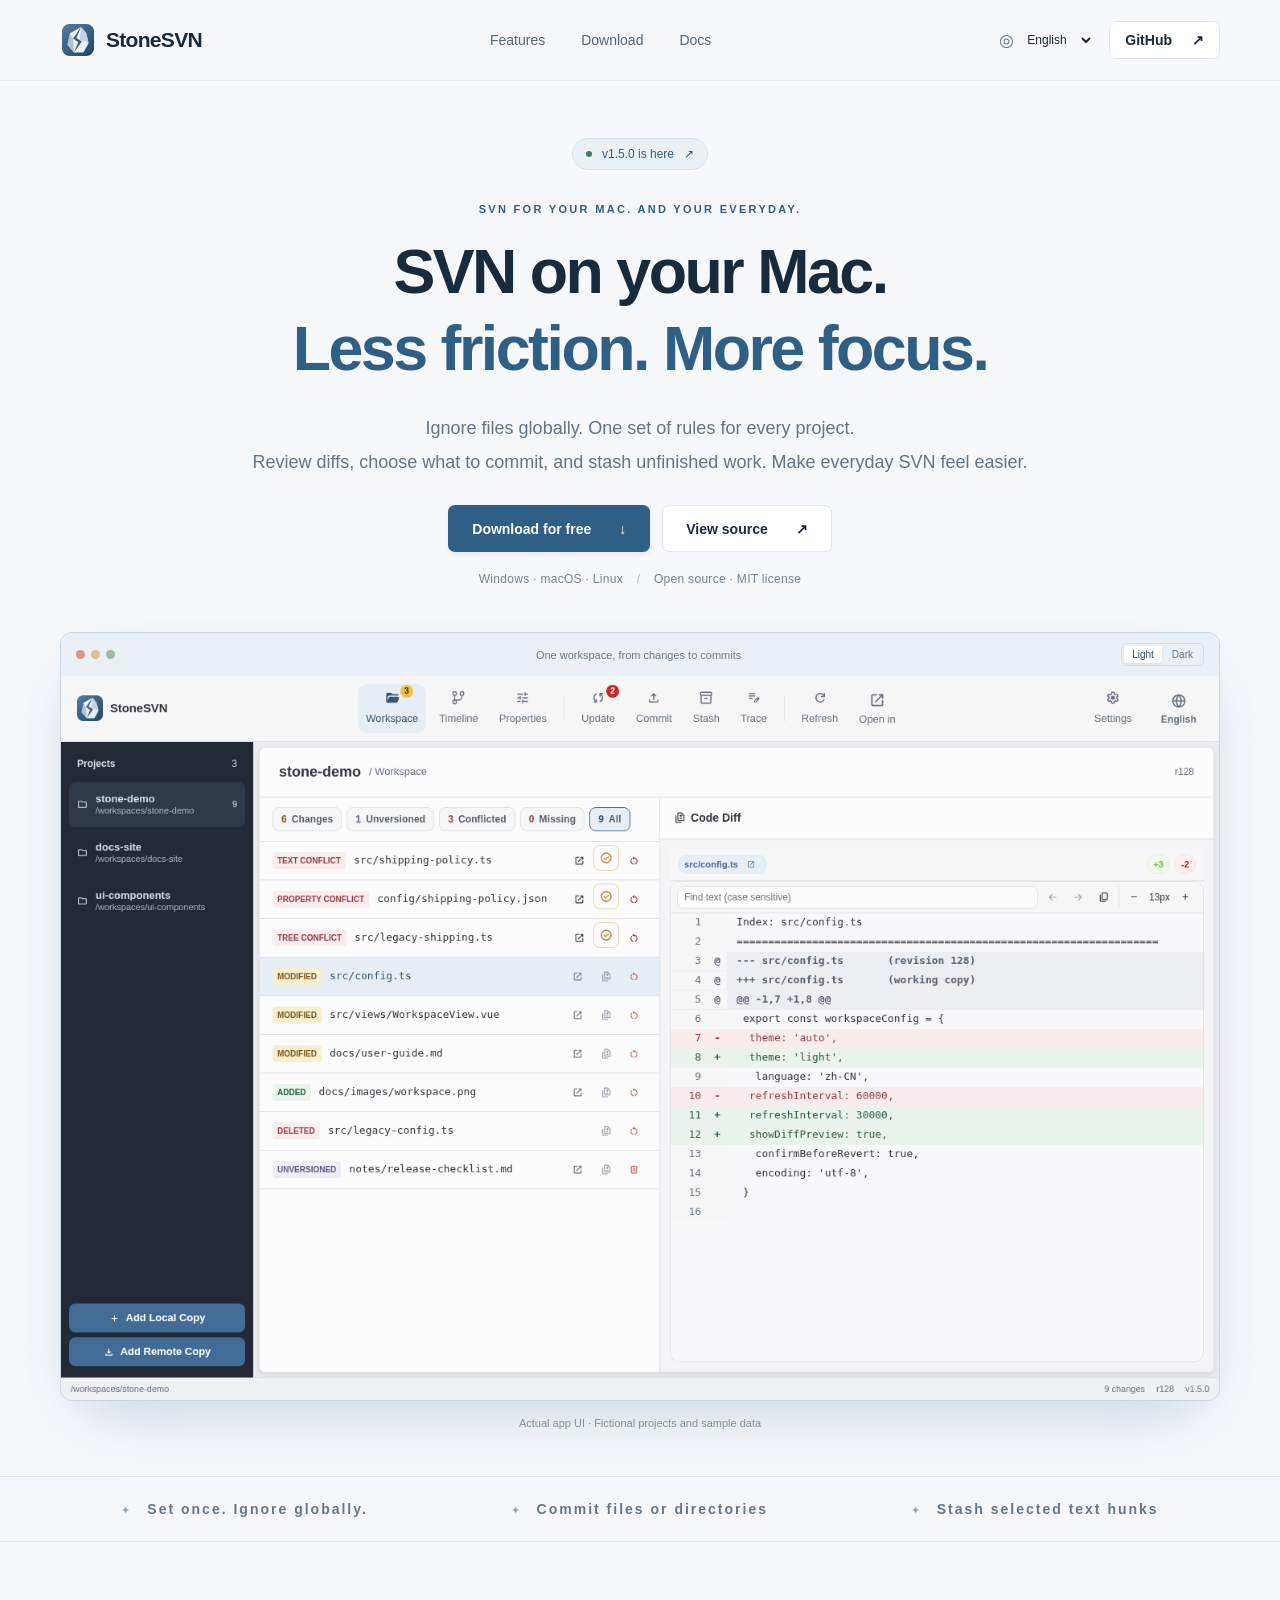
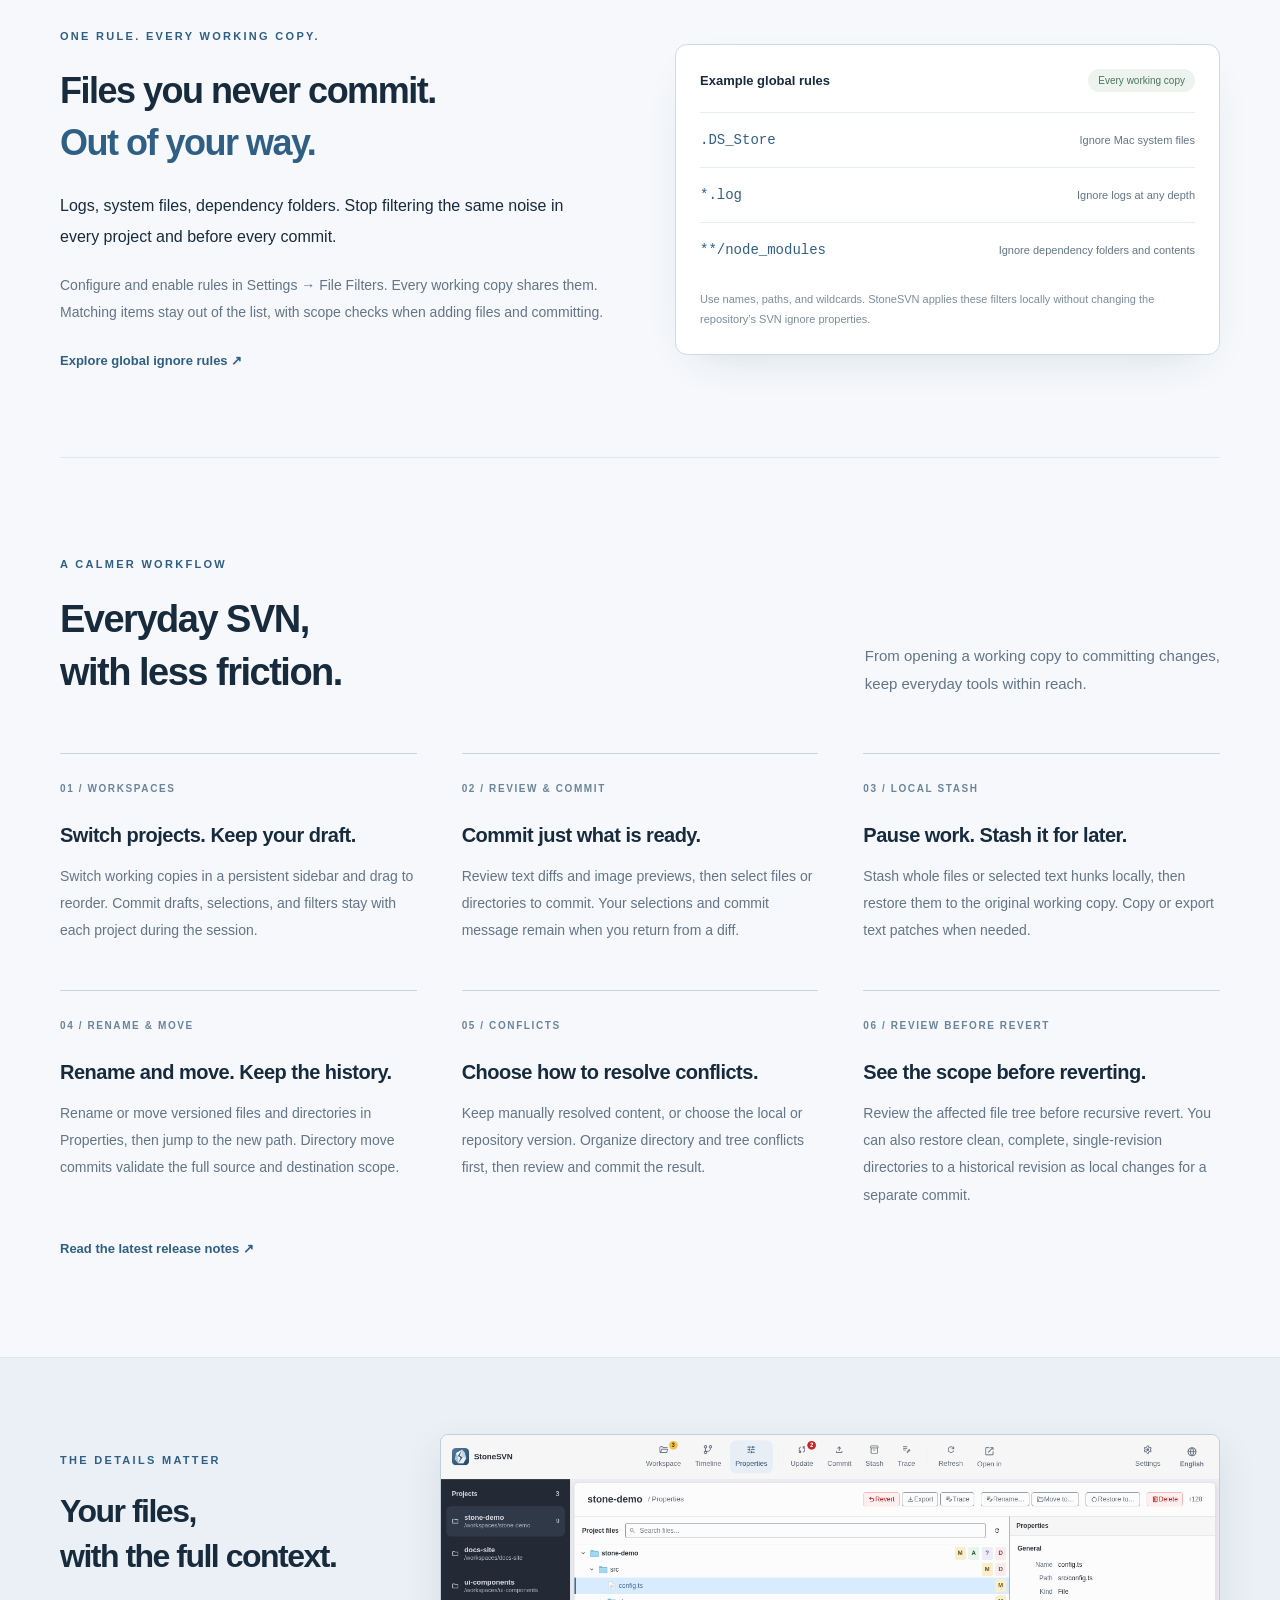
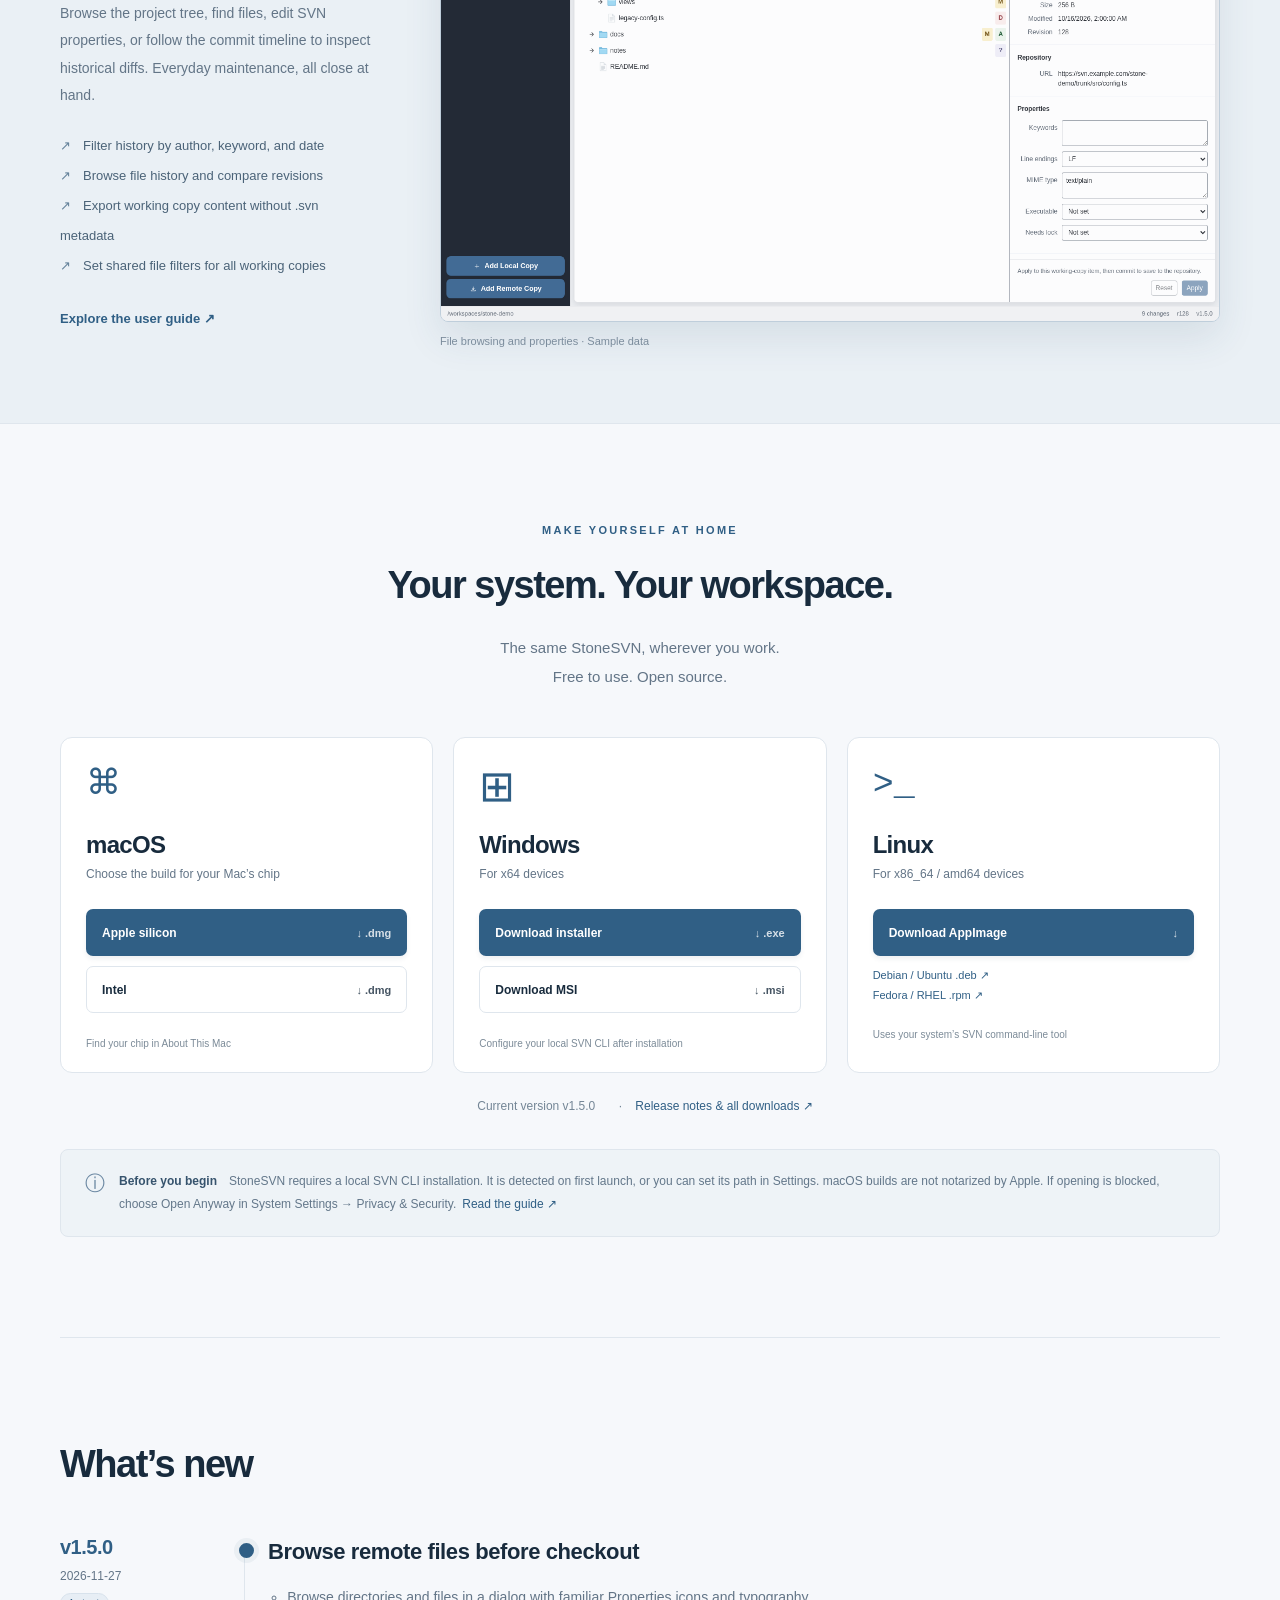
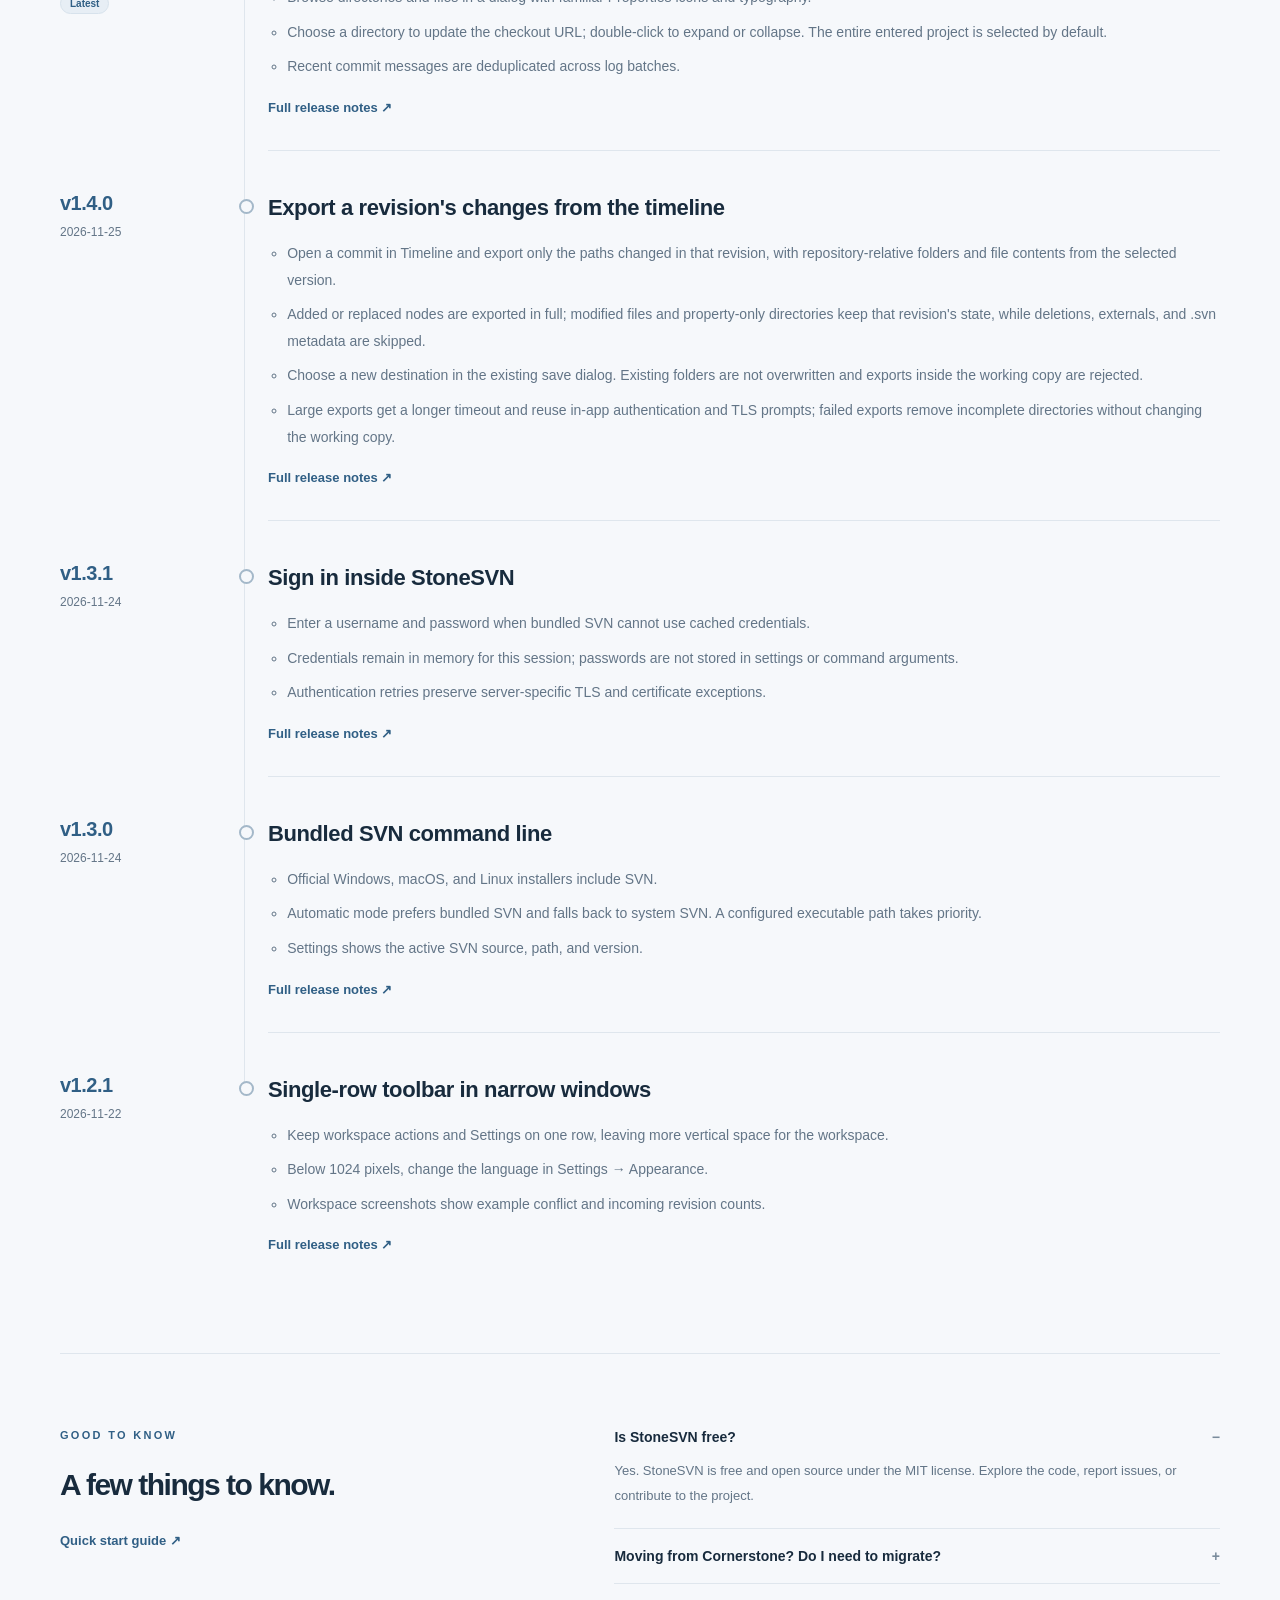
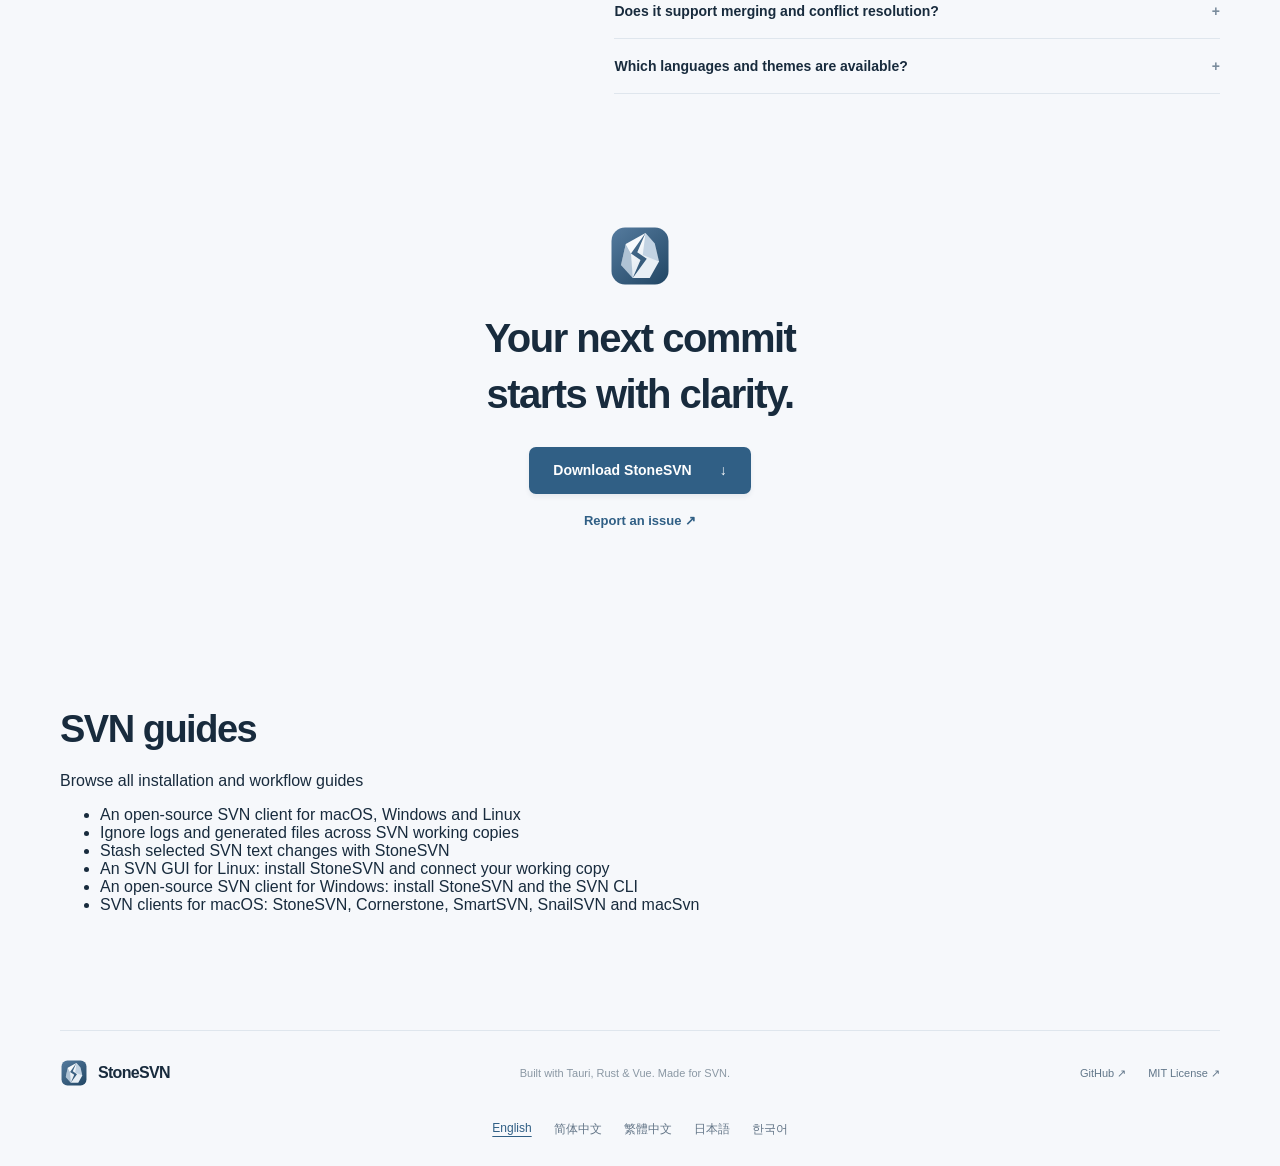
<file: index.html>
<!doctype html>
<html lang="en">
<head>
<meta name="msvalidate.01" content="617B01F468587422E25C1B739CE78AE4">
<meta name="google-site-verification" content="bcP2uG5483kM7h6wXrJl_gQ1n8JXrFKZnowoo6Uk9mM">
<meta charset="utf-8"><script src="/detect-language.js"></script><meta name="viewport" content="width=device-width,initial-scale=1">
<meta name="description" content="StoneSVN is a free, open-source SVN client for macOS, Windows and Linux. Ignore files globally, choose files or directories to commit, and stash selected text hunks.">
<meta name="theme-color" content="#f6f8fb"><meta property="og:title" content="StoneSVN · SVN for macOS with Global Ignore | Windows &amp; Linux"><meta property="og:description" content="StoneSVN is a free, open-source SVN client for macOS, Windows and Linux. Ignore files globally, choose files or directories to commit, and stash selected text hunks."><meta property="og:type" content="website">
<title>StoneSVN · SVN for macOS with Global Ignore | Windows &amp; Linux</title>
<link rel="icon" href="/assets/stone.svg" type="image/svg+xml"><link rel="stylesheet" href="/style.css"><script src="/script.js" defer></script><script src="/releases.js" defer></script>
<link rel="canonical" href="https://stonesvn.github.io/en/">
<link rel="alternate" hreflang="en" href="https://stonesvn.github.io/en/">
<link rel="alternate" hreflang="zh-CN" href="https://stonesvn.github.io/zh-CN/">
<link rel="alternate" hreflang="zh-TW" href="https://stonesvn.github.io/zh-TW/">
<link rel="alternate" hreflang="ja" href="https://stonesvn.github.io/ja/">
<link rel="alternate" hreflang="ko" href="https://stonesvn.github.io/ko/">
<link rel="alternate" hreflang="x-default" href="https://stonesvn.github.io/en/">
<meta property="og:url" content="https://stonesvn.github.io/en/">
<meta property="og:site_name" content="StoneSVN">
<meta property="og:locale" content="en_US">
<meta property="og:locale:alternate" content="zh_CN">
<meta property="og:locale:alternate" content="zh_TW">
<meta property="og:locale:alternate" content="ja_JP">
<meta property="og:locale:alternate" content="ko_KR">
<meta property="og:image" content="https://stonesvn.github.io/assets/screenshots/en-workspace-light.png?v=800e03748c9fc052580ca96dd26383743ad32a0e">
<meta property="og:image:width" content="1440">
<meta property="og:image:height" content="900">
<meta name="twitter:card" content="summary_large_image">
<meta name="twitter:title" content="StoneSVN · SVN for macOS with Global Ignore | Windows &amp; Linux">
<meta name="twitter:description" content="StoneSVN is a free, open-source SVN client for macOS, Windows and Linux. Ignore files globally, choose files or directories to commit, and stash selected text hunks.">
<meta name="twitter:image" content="https://stonesvn.github.io/assets/screenshots/en-workspace-light.png?v=800e03748c9fc052580ca96dd26383743ad32a0e">
<script type="application/ld+json">{"@context":"https://schema.org","@type":"SoftwareApplication","name":"StoneSVN","applicationCategory":"DeveloperApplication","operatingSystem":"Windows, macOS, Linux","inLanguage":"en","url":"https://stonesvn.github.io/en/","description":"StoneSVN is a free, open-source SVN client for macOS, Windows and Linux. Ignore files globally, choose files or directories to commit, and stash selected text hunks.","license":"https://opensource.org/license/mit","downloadUrl":"https://github.com/firzen/StoneSVN/releases/latest","image":"https://stonesvn.github.io/assets/screenshots/en-workspace-light.png?v=800e03748c9fc052580ca96dd26383743ad32a0e","softwareVersion":"1.5.0","datePublished":"2026-11-27T09:21:38Z","offers":{"@type":"Offer","price":"0","priceCurrency":"USD"}}</script>
</head>
<body>
<a class="skip" href="#main">Skip to content</a>
<header class="header"><div class="container nav"><a class="brand" href="#" aria-label="StoneSVN home"><img src="/assets/stone.svg" alt="" width="36" height="36">StoneSVN</a><nav aria-label="Main navigation"><a href="#features">Features</a><a href="#download">Download</a><a href="https://github.com/firzen/StoneSVN/blob/main/README.md">Docs</a></nav><div class="nav-actions"><label class="language-label"><span aria-hidden="true">◎</span><select id="language" aria-label="Language / 语言"><option value="en" selected>English</option><option value="zh-CN">简体中文</option><option value="zh-TW">繁體中文</option><option value="ja">日本語</option><option value="ko">한국어</option></select></label><a class="github" href="https://github.com/firzen/StoneSVN">GitHub <span aria-hidden="true">↗</span></a></div></div></header>
<main id="main">
<section class="hero container">
<a class="release" data-release-link href="https://github.com/firzen/StoneSVN/releases/tag/v1.5.0"><span class="dot"></span> <span data-release-label data-release-template="{version} is here">v1.5.0 is here</span> <span aria-hidden="true">↗</span></a>
<p class="eyebrow">SVN FOR YOUR MAC. AND YOUR EVERYDAY.</p>
<h1>SVN on your Mac.<br><span>Less friction. More focus.</span></h1>
<p class="intro">Ignore files globally. One set of rules for every project.<br>Review diffs, choose what to commit, and stash unfinished work. Make everyday SVN feel easier.</p>
<div class="hero-actions"><a class="button primary" href="#download">Download for free <span aria-hidden="true">↓</span></a><a class="button secondary" href="https://github.com/firzen/StoneSVN">View source <span aria-hidden="true">↗</span></a></div>
<p class="platform-note">Windows · macOS · Linux <span> / </span> Open source · MIT license</p>
<div class="product"><div class="product-bar"><span class="window-dots" aria-hidden="true"><i></i><i></i><i></i></span><span>One workspace, from changes to commits</span><div class="theme-switch" role="group" aria-label="Screenshot theme"><button type="button" data-theme="light" aria-pressed="true">Light</button><button type="button" data-theme="dark" aria-pressed="false">Dark</button></div></div><img id="workspace" data-release="800e03748c9fc052580ca96dd26383743ad32a0e" src="/assets/screenshots/en-workspace-light.png?v=800e03748c9fc052580ca96dd26383743ad32a0e" width="1440" height="900" alt="StoneSVN workspace: projects on the left, changed files in the center, and text diffs on the right" fetchpriority="high"></div>
<p class="caption">Actual app UI · Fictional projects and sample data</p>
</section>
<div class="principles"><div class="container"><span>Set once. Ignore globally.</span><span>Commit files or directories</span><span>Stash selected text hunks</span></div></div>
<section class="ignore-section container" id="features"><div class="ignore-copy"><p class="eyebrow">ONE RULE. EVERY WORKING COPY.</p><h2>Files you never commit.<br><span>Out of your way.</span></h2><p class="ignore-intro">Logs, system files, dependency folders. Stop filtering the same noise in every project and before every commit.</p><p>Configure and enable rules in Settings → File Filters. Every working copy shares them. Matching items stay out of the list, with scope checks when adding files and committing.</p><a class="text-link" href="https://github.com/firzen/StoneSVN/blob/main/README.md#global-ignore-rules">Explore global ignore rules ↗</a></div><div class="ignore-example"><div class="rule-header"><span>Example global rules</span><span class="rule-badge">Every working copy</span></div><div class="rule-row"><code>.DS_Store</code><span>Ignore Mac system files</span></div><div class="rule-row"><code>*.log</code><span>Ignore logs at any depth</span></div><div class="rule-row"><code>**/node_modules</code><span>Ignore dependency folders and contents</span></div><p class="rule-footnote">Use names, paths, and wildcards. StoneSVN applies these filters locally without changing the repository’s SVN ignore properties.</p></div></section>
<section class="section container" id="workflow"><div class="section-heading"><p class="eyebrow">A CALMER WORKFLOW</p><h2>Everyday SVN,<br>with less friction.</h2><p>From opening a working copy to committing changes,<br>keep everyday tools within reach.</p></div>
<div class="features"><article><span class="feature-num">01 / WORKSPACES</span><h3>Switch projects. Keep your draft.</h3><p>Switch working copies in a persistent sidebar and drag to reorder. Commit drafts, selections, and filters stay with each project during the session.</p></article><article><span class="feature-num">02 / REVIEW & COMMIT</span><h3>Commit just what is ready.</h3><p>Review text diffs and image previews, then select files or directories to commit. Your selections and commit message remain when you return from a diff.</p></article><article><span class="feature-num">03 / LOCAL STASH</span><h3>Pause work. Stash it for later.</h3><p>Stash whole files or selected text hunks locally, then restore them to the original working copy. Copy or export text patches when needed.</p></article><article><span class="feature-num">04 / RENAME & MOVE</span><h3>Rename and move. Keep the history.</h3><p>Rename or move versioned files and directories in Properties, then jump to the new path. Directory move commits validate the full source and destination scope.</p></article><article><span class="feature-num">05 / CONFLICTS</span><h3>Choose how to resolve conflicts.</h3><p>Keep manually resolved content, or choose the local or repository version. Organize directory and tree conflicts first, then review and commit the result.</p></article><article><span class="feature-num">06 / REVIEW BEFORE REVERT</span><h3>See the scope before reverting.</h3><p>Review the affected file tree before recursive revert. You can also restore clean, complete, single-revision directories to a historical revision as local changes for a separate commit.</p></article></div><p class="maintenance-note"><a class="text-link" data-release-link href="https://github.com/firzen/StoneSVN/releases/tag/v1.5.0">Read the latest release notes ↗</a></p>
</section>
<section class="detail-wrap"><div class="container detail"><div><p class="eyebrow">THE DETAILS MATTER</p><h2>Your files,<br>with the full context.</h2><p>Browse the project tree, find files, edit SVN properties, or follow the commit timeline to inspect historical diffs. Everyday maintenance, all close at hand.</p><ul><li>Filter history by author, keyword, and date</li><li>Browse file history and compare revisions</li><li>Export working copy content without .svn metadata</li><li>Set shared file filters for all working copies</li></ul><a class="text-link" href="https://github.com/firzen/StoneSVN/blob/main/docs/user-guide.md">Explore the user guide <span aria-hidden="true">↗</span></a></div><figure><img src="/assets/screenshots/en-properties.png?v=800e03748c9fc052580ca96dd26383743ad32a0e" alt="StoneSVN properties view with file tree, file information, and SVN property editing" width="1440" height="900" loading="lazy"><figcaption>File browsing and properties · Sample data</figcaption></figure></div></section>
<section class="section container downloads" id="download"><div class="section-heading centered"><p class="eyebrow">MAKE YOURSELF AT HOME</p><h2>Your system. Your workspace.</h2><p>The same StoneSVN, wherever you work.<br>Free to use. Open source.</p></div><div class="download-grid">
<article class="download-card"><div class="os-icon" aria-hidden="true">⌘</div><h3>macOS</h3><p>Choose the build for your Mac’s chip</p><a class="button primary" data-release-asset="mac-arm" href="https://github.com/firzen/StoneSVN/releases/latest">Apple silicon <span>↓ .dmg</span></a><a class="button secondary" data-release-asset="mac-intel" href="https://github.com/firzen/StoneSVN/releases/latest">Intel <span>↓ .dmg</span></a><small>Find your chip in About This Mac</small></article>
<article class="download-card"><div class="os-icon windows" aria-hidden="true">⊞</div><h3>Windows</h3><p>For x64 devices</p><a class="button primary" data-release-asset="windows-exe" href="https://github.com/firzen/StoneSVN/releases/latest">Download installer <span>↓ .exe</span></a><a class="button secondary" data-release-asset="windows-msi" href="https://github.com/firzen/StoneSVN/releases/latest">Download MSI <span>↓ .msi</span></a><small>Configure your local SVN CLI after installation</small></article>
<article class="download-card"><div class="os-icon" aria-hidden="true">&gt;_</div><h3>Linux</h3><p>For x86_64 / amd64 devices</p><a class="button primary" data-release-asset="linux-appimage" href="https://github.com/firzen/StoneSVN/releases/latest">Download AppImage <span>↓</span></a><div class="linux-links"><a data-release-asset="linux-deb" href="https://github.com/firzen/StoneSVN/releases/latest">Debian / Ubuntu .deb ↗</a><a data-release-asset="linux-rpm" href="https://github.com/firzen/StoneSVN/releases/latest">Fedora / RHEL .rpm ↗</a></div><small>Uses your system’s SVN command-line tool</small></article></div>
<p class="release-note"><span data-release-label data-release-template="Current version {version}">Current version v1.5.0</span> <span>·</span> <a data-release-link href="https://github.com/firzen/StoneSVN/releases/tag/v1.5.0">Release notes &amp; all downloads ↗</a></p>
<div class="install-note"><span aria-hidden="true">ⓘ</span><p><strong>Before you begin</strong>　StoneSVN requires a local SVN CLI installation. It is detected on first launch, or you can set its path in Settings. macOS builds are not notarized by Apple. If opening is blocked, choose Open Anyway in System Settings → Privacy &amp; Security.<a href="https://github.com/firzen/StoneSVN/blob/main/docs/macos-distribution.md">Read the guide ↗</a></p></div></section>
<section class="section container release-history" id="release-notes" aria-labelledby="release-heading"><h2 id="release-heading">What’s new</h2><ol class="release-timeline" role="list"><li class="release-entry is-latest"><div class="release-meta"><a class="release-version" href="https://github.com/firzen/StoneSVN/releases/tag/v1.5.0">v1.5.0</a><time datetime="2026-11-27T09:21:38Z">2026-11-27</time><span class="release-latest">Latest</span></div><article class="release-content" aria-labelledby="release-v1.5.0"><h3 id="release-v1.5.0">Browse remote files before checkout</h3><ul><li>Browse directories and files in a dialog with familiar Properties icons and typography.</li><li>Choose a directory to update the checkout URL; double-click to expand or collapse. The entire entered project is selected by default.</li><li>Recent commit messages are deduplicated across log batches.</li></ul><a class="text-link" href="https://github.com/firzen/StoneSVN/releases/tag/v1.5.0">Full release notes ↗</a></article></li><li class="release-entry"><div class="release-meta"><a class="release-version" href="https://github.com/firzen/StoneSVN/releases/tag/v1.4.0">v1.4.0</a><time datetime="2026-11-25T08:17:27Z">2026-11-25</time></div><article class="release-content" aria-labelledby="release-v1.4.0"><h3 id="release-v1.4.0">Export a revision's changes from the timeline</h3><ul><li>Open a commit in Timeline and export only the paths changed in that revision, with repository-relative folders and file contents from the selected version.</li><li>Added or replaced nodes are exported in full; modified files and property-only directories keep that revision's state, while deletions, externals, and .svn metadata are skipped.</li><li>Choose a new destination in the existing save dialog. Existing folders are not overwritten and exports inside the working copy are rejected.</li><li>Large exports get a longer timeout and reuse in-app authentication and TLS prompts; failed exports remove incomplete directories without changing the working copy.</li></ul><a class="text-link" href="https://github.com/firzen/StoneSVN/releases/tag/v1.4.0">Full release notes ↗</a></article></li><li class="release-entry"><div class="release-meta"><a class="release-version" href="https://github.com/firzen/StoneSVN/releases/tag/v1.3.1">v1.3.1</a><time datetime="2026-11-24T16:03:08Z">2026-11-24</time></div><article class="release-content" aria-labelledby="release-v1.3.1"><h3 id="release-v1.3.1">Sign in inside StoneSVN</h3><ul><li>Enter a username and password when bundled SVN cannot use cached credentials.</li><li>Credentials remain in memory for this session; passwords are not stored in settings or command arguments.</li><li>Authentication retries preserve server-specific TLS and certificate exceptions.</li></ul><a class="text-link" href="https://github.com/firzen/StoneSVN/releases/tag/v1.3.1">Full release notes ↗</a></article></li><li class="release-entry"><div class="release-meta"><a class="release-version" href="https://github.com/firzen/StoneSVN/releases/tag/v1.3.0">v1.3.0</a><time datetime="2026-11-24T14:22:38Z">2026-11-24</time></div><article class="release-content" aria-labelledby="release-v1.3.0"><h3 id="release-v1.3.0">Bundled SVN command line</h3><ul><li>Official Windows, macOS, and Linux installers include SVN.</li><li>Automatic mode prefers bundled SVN and falls back to system SVN. A configured executable path takes priority.</li><li>Settings shows the active SVN source, path, and version.</li></ul><a class="text-link" href="https://github.com/firzen/StoneSVN/releases/tag/v1.3.0">Full release notes ↗</a></article></li><li class="release-entry"><div class="release-meta"><a class="release-version" href="https://github.com/firzen/StoneSVN/releases/tag/v1.2.1">v1.2.1</a><time datetime="2026-11-22T16:05:21Z">2026-11-22</time></div><article class="release-content" aria-labelledby="release-v1.2.1"><h3 id="release-v1.2.1">Single-row toolbar in narrow windows</h3><ul><li>Keep workspace actions and Settings on one row, leaving more vertical space for the workspace.</li><li>Below 1024 pixels, change the language in Settings → Appearance.</li><li>Workspace screenshots show example conflict and incoming revision counts.</li></ul><a class="text-link" href="https://github.com/firzen/StoneSVN/releases/tag/v1.2.1">Full release notes ↗</a></article></li></ol></section><section class="faq-section container"><div><p class="eyebrow">GOOD TO KNOW</p><h2>A few things to know.</h2><a class="text-link" href="https://github.com/firzen/StoneSVN/blob/main/QUICKSTART.md">Quick start guide ↗</a></div><div class="faq"><details open><summary>Is StoneSVN free?</summary><p>Yes. StoneSVN is free and open source under the MIT license. Explore the code, report issues, or contribute to the project.</p></details><details><summary>Moving from Cornerstone? Do I need to migrate?</summary><p>No. StoneSVN uses your local SVN CLI to open existing working copies or check out remote repositories. Start with the quick start guide if you are new to the app.</p></details><details><summary>Does it support merging and conflict resolution?</summary><p>Conflict actions support manually resolved content or the local/repository version. Organize directory and tree conflicts before marking them resolved. General Merge, Switch, and line-by-line Blame interfaces are still unavailable.</p></details><details><summary>Which languages and themes are available?</summary><p>The app supports Simplified Chinese, Traditional Chinese, English, Japanese, and Korean, with light and dark themes available in Settings.</p></details></div></section>
<section class="closing container"><img src="/assets/stone.svg" alt="" width="64" height="64"><h2>Your next commit<br>starts with clarity.</h2><a class="button primary" href="#download">Download StoneSVN <span aria-hidden="true">↓</span></a><a class="text-link" href="https://github.com/firzen/StoneSVN/issues">Report an issue ↗</a></section>
<section class="section container" id="guides"><h2>SVN guides</h2><p><a href="/en/guides/">Browse all installation and workflow guides</a></p><ul><li><a href="/en/guides/svn-client-macos/">An open-source SVN client for macOS, Windows and Linux</a></li><li><a href="/en/guides/svn-global-ignore/">Ignore logs and generated files across SVN working copies</a></li><li><a href="/en/guides/svn-stash-selected-hunks/">Stash selected SVN text changes with StoneSVN</a></li><li><a href="/en/guides/svn-client-linux/">An SVN GUI for Linux: install StoneSVN and connect your working copy</a></li><li><a href="/en/guides/svn-client-windows/">An open-source SVN client for Windows: install StoneSVN and the SVN CLI</a></li><li><a href="/en/guides/svn-clients-macos-compared/">SVN clients for macOS: StoneSVN, Cornerstone, SmartSVN, SnailSVN and macSvn</a></li></ul></section></main>
<footer class="container footer"><a class="brand" href="#"><img src="/assets/stone.svg" alt="" width="28" height="28">StoneSVN</a><span>Built with Tauri, Rust & Vue. Made for SVN.</span><div><a href="https://github.com/firzen/StoneSVN">GitHub ↗</a><a href="https://github.com/firzen/StoneSVN/blob/main/LICENSE">MIT License ↗</a></div></footer><nav class="language-links container" aria-label="Languages"><a href="/en/" lang="en" hreflang="en" aria-current="page">English</a><a href="/zh-CN/" lang="zh-CN" hreflang="zh-CN">简体中文</a><a href="/zh-TW/" lang="zh-TW" hreflang="zh-TW">繁體中文</a><a href="/ja/" lang="ja" hreflang="ja">日本語</a><a href="/ko/" lang="ko" hreflang="ko">한국어</a></nav>
</body></html>
</file>
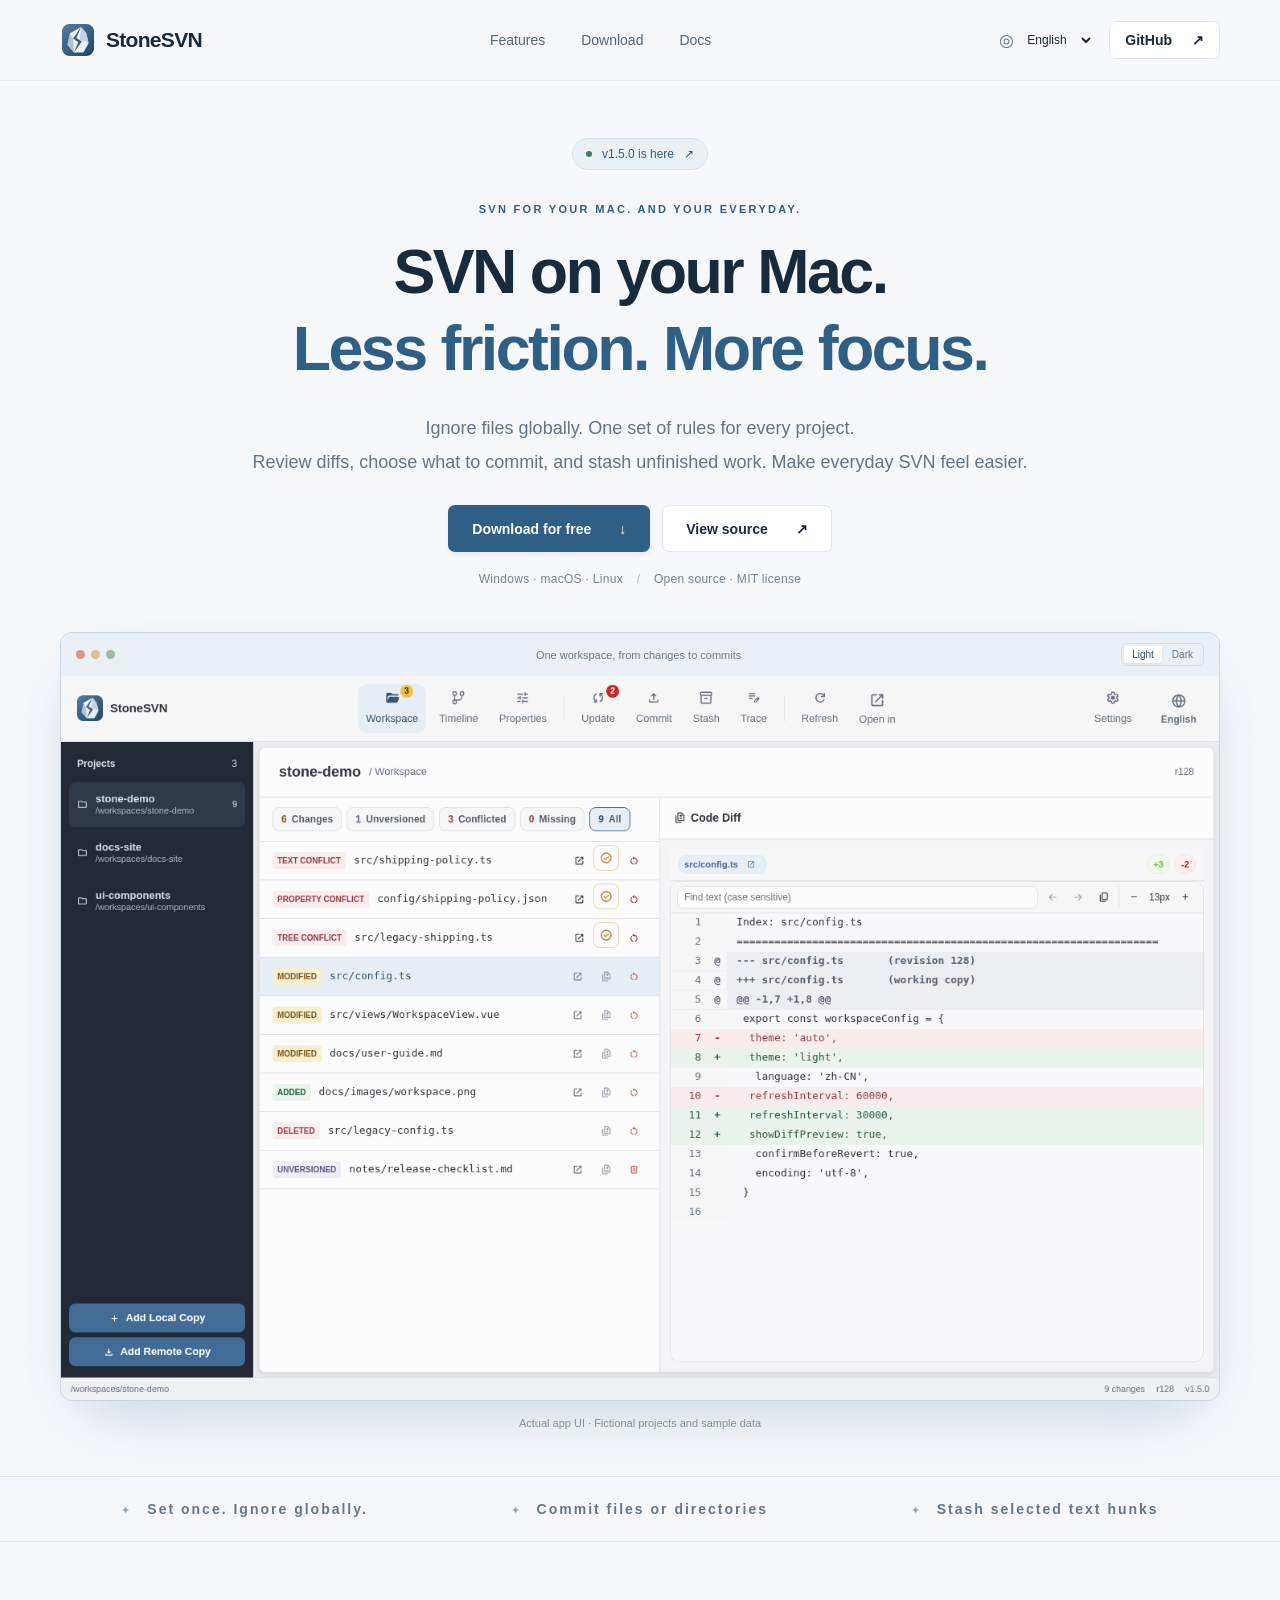
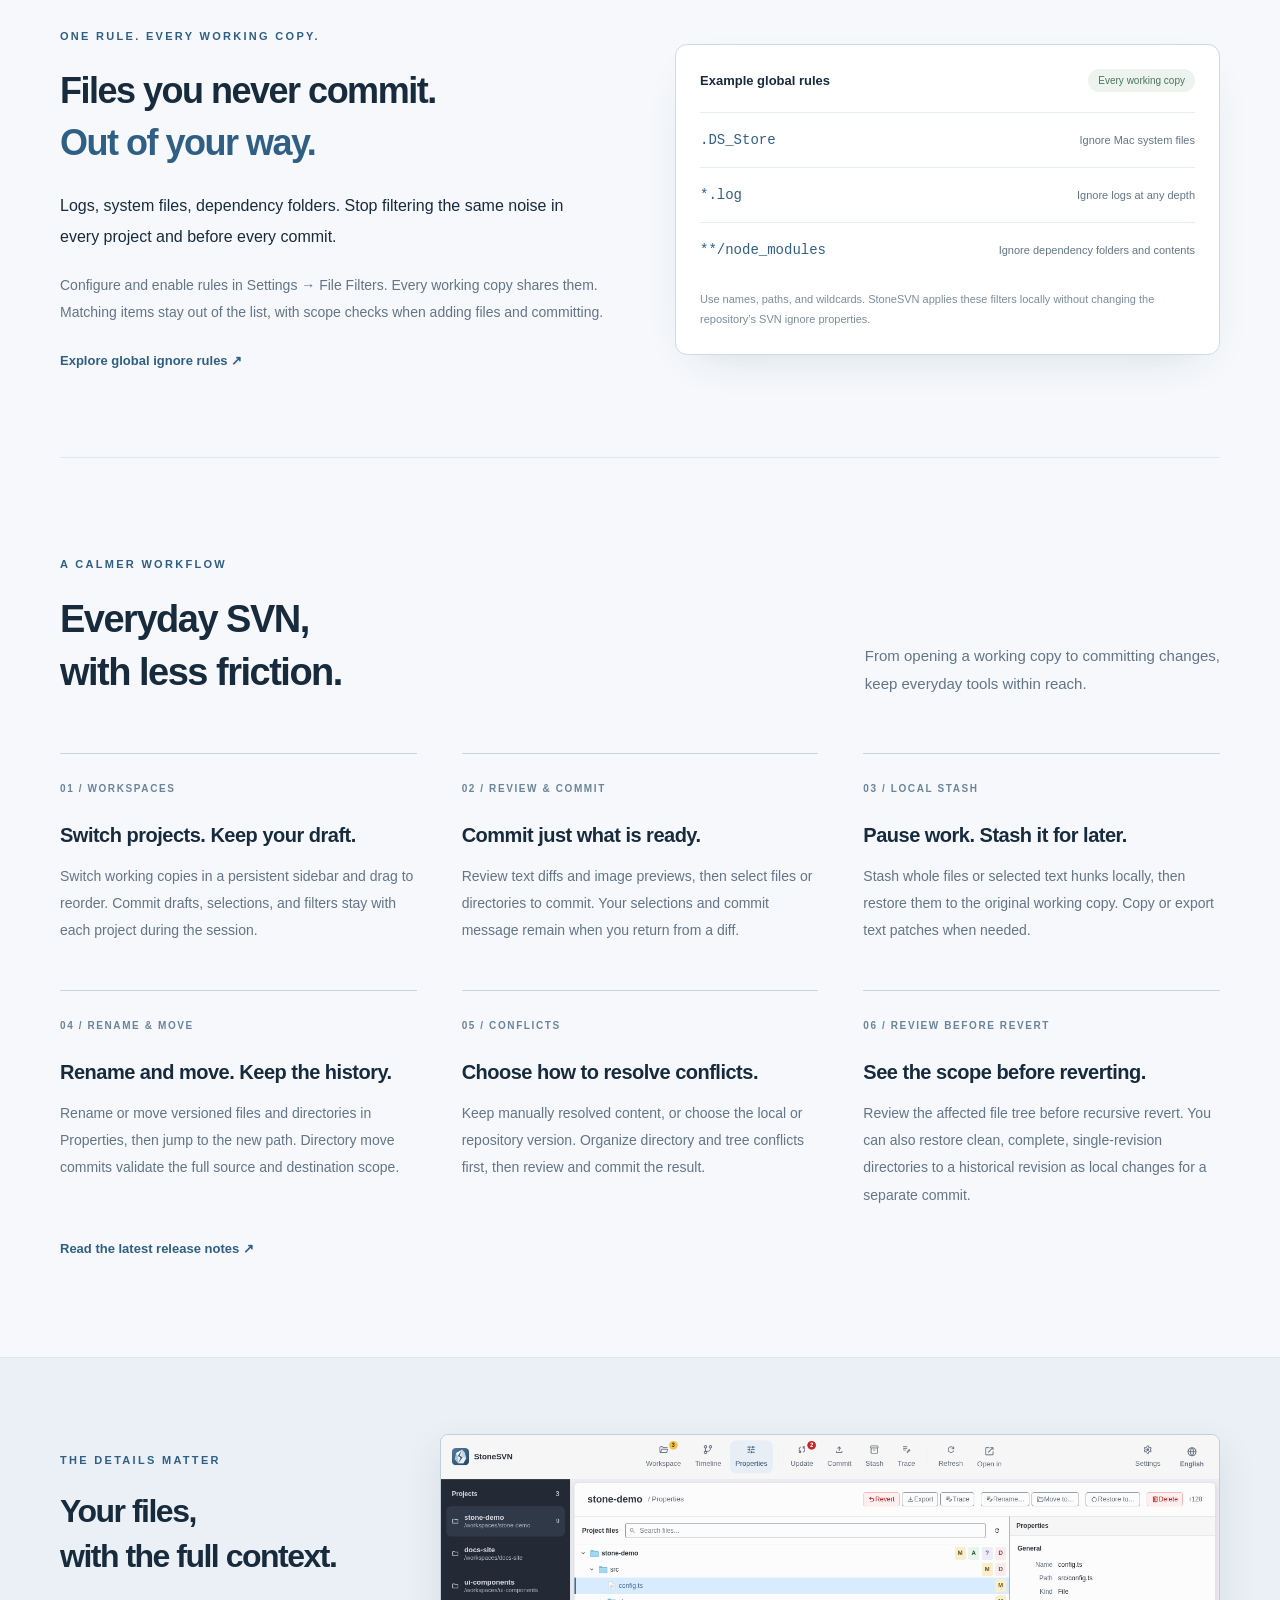
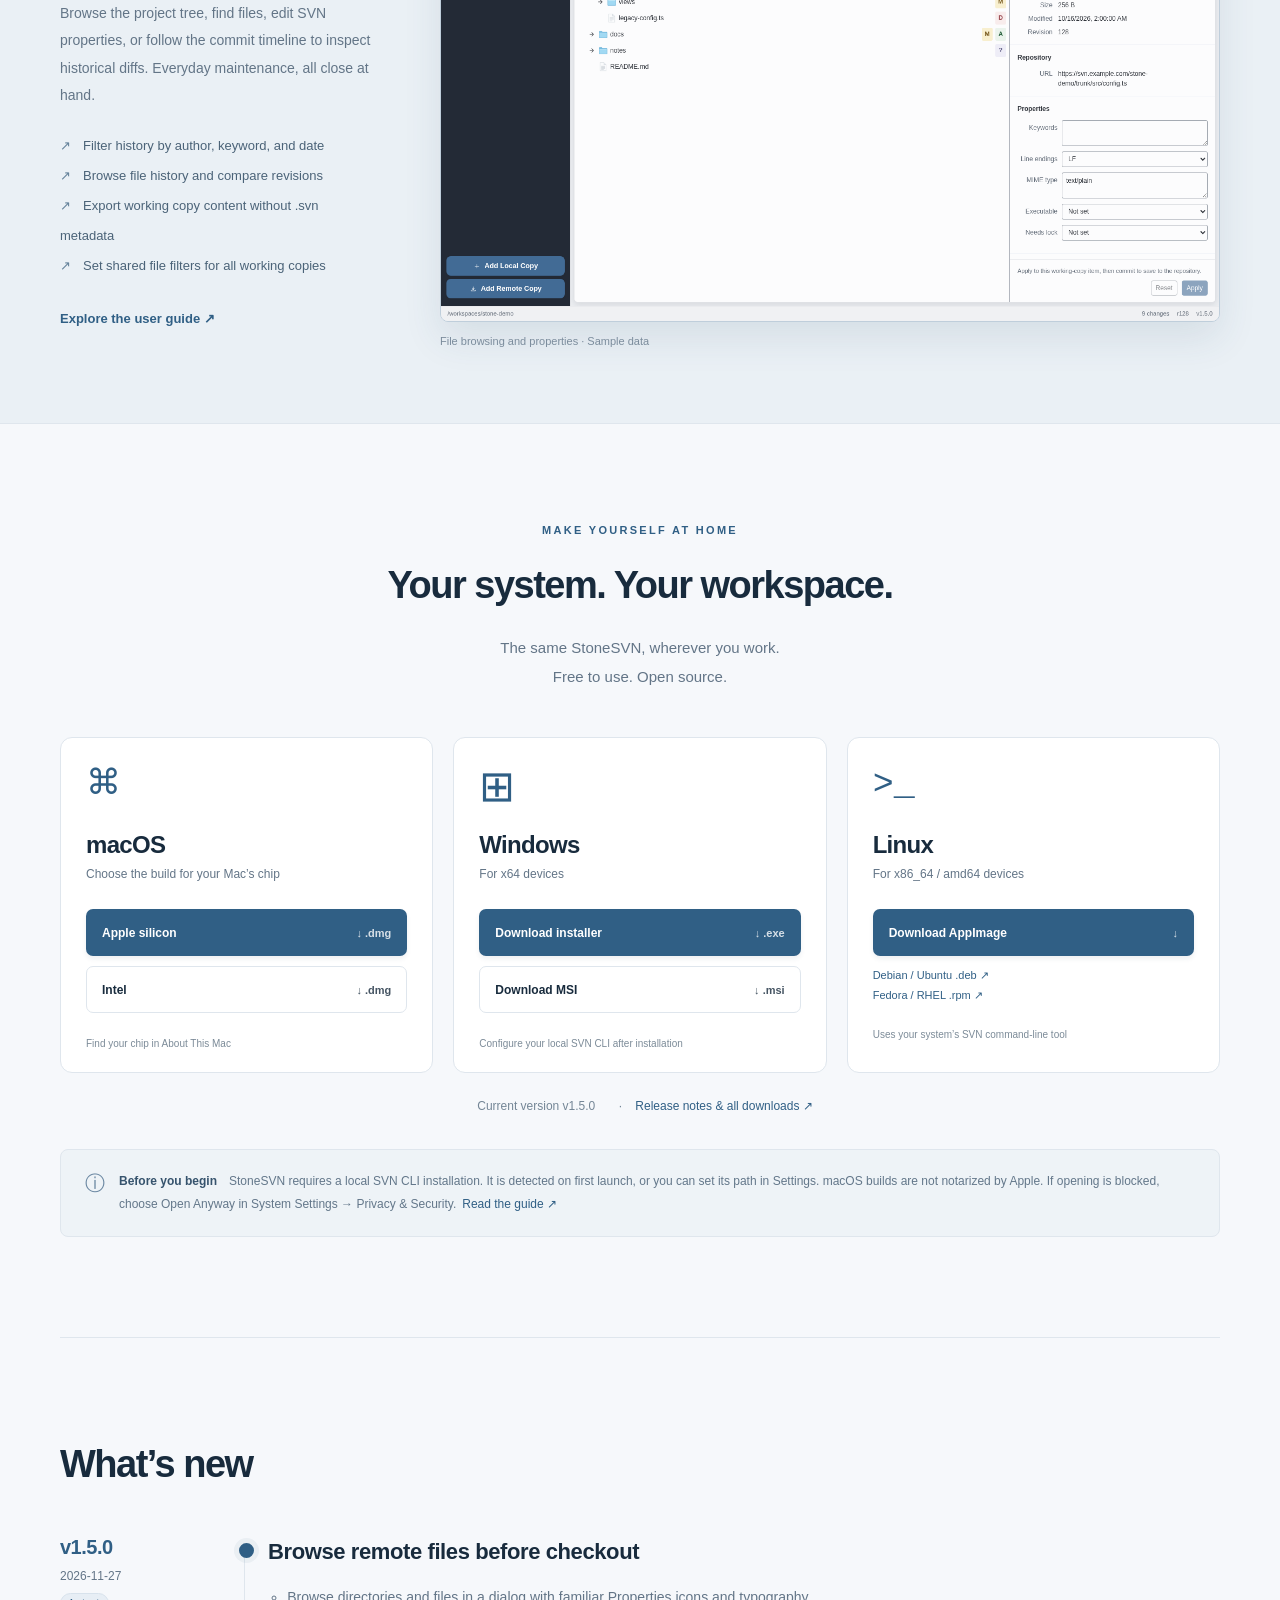
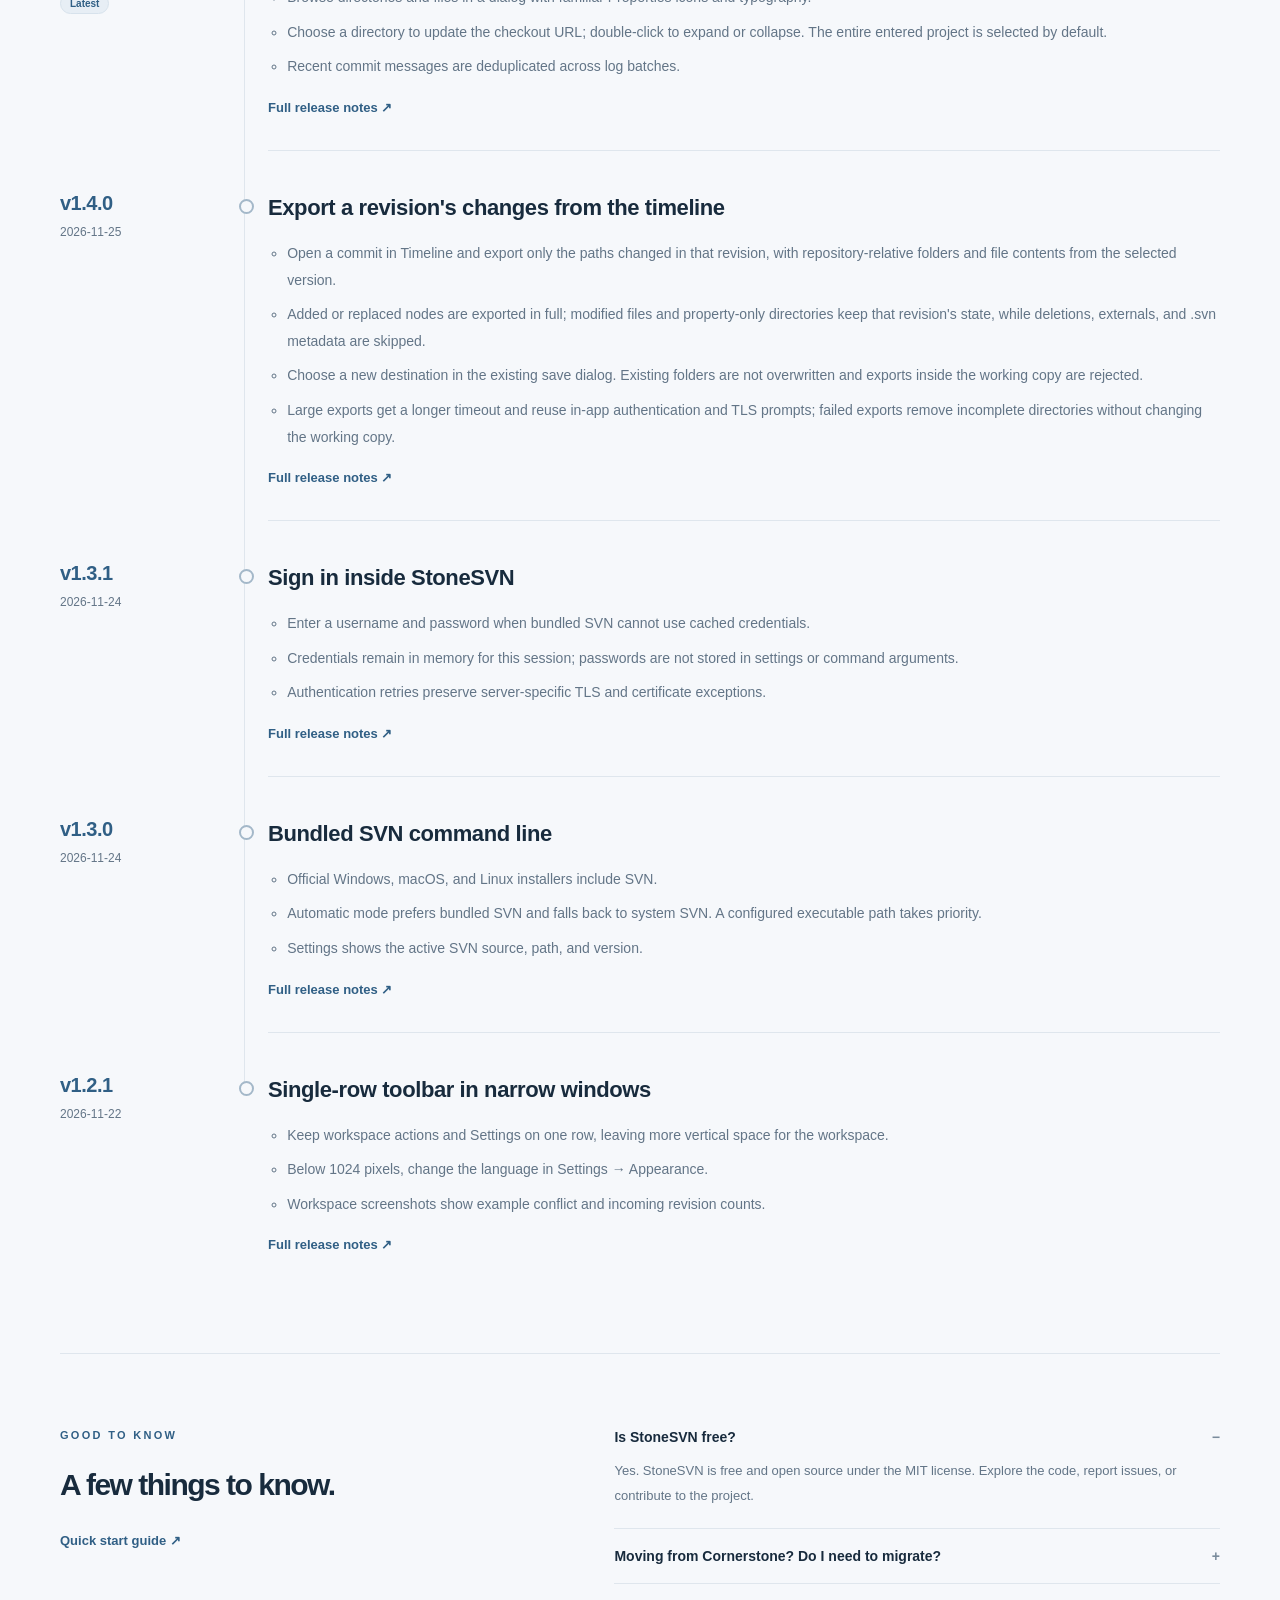
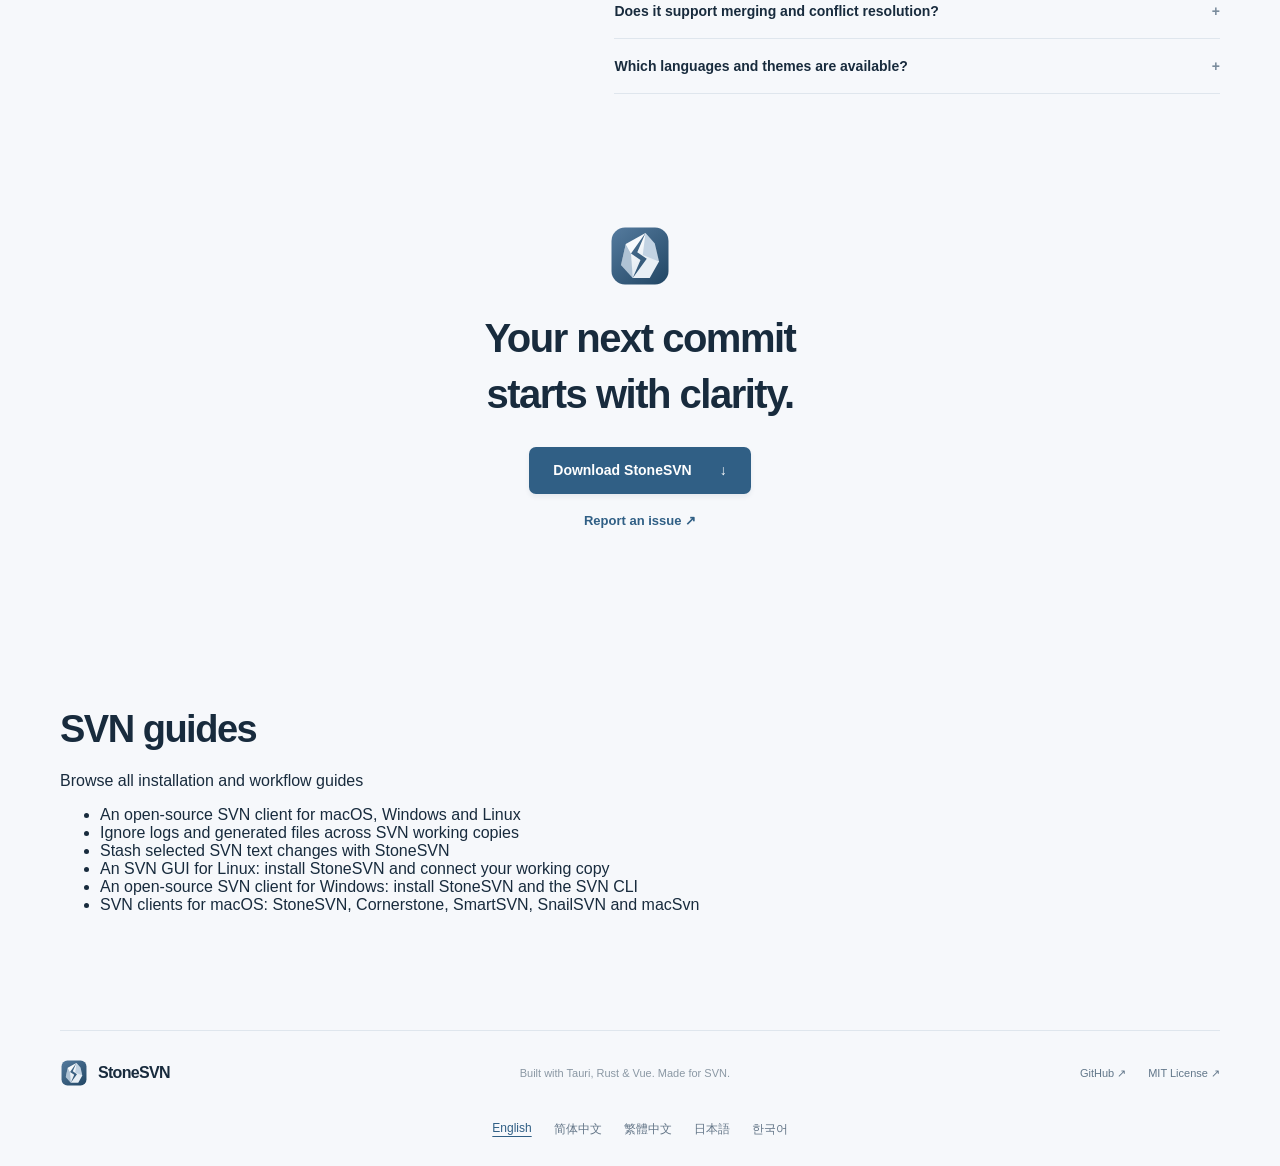
<file: en/index.html>
<!doctype html>
<html lang="en">
<head>
<meta name="msvalidate.01" content="617B01F468587422E25C1B739CE78AE4">
<meta name="google-site-verification" content="bcP2uG5483kM7h6wXrJl_gQ1n8JXrFKZnowoo6Uk9mM">
<meta charset="utf-8"><meta name="viewport" content="width=device-width,initial-scale=1">
<meta name="description" content="StoneSVN is a free, open-source SVN client for macOS, Windows and Linux. Ignore files globally, choose files or directories to commit, and stash selected text hunks.">
<meta name="theme-color" content="#f6f8fb"><meta property="og:title" content="StoneSVN · SVN for macOS with Global Ignore | Windows &amp; Linux"><meta property="og:description" content="StoneSVN is a free, open-source SVN client for macOS, Windows and Linux. Ignore files globally, choose files or directories to commit, and stash selected text hunks."><meta property="og:type" content="website">
<title>StoneSVN · SVN for macOS with Global Ignore | Windows &amp; Linux</title>
<link rel="icon" href="/assets/stone.svg" type="image/svg+xml"><link rel="stylesheet" href="/style.css"><script src="/script.js" defer></script><script src="/releases.js" defer></script>
<link rel="canonical" href="https://stonesvn.github.io/en/">
<link rel="alternate" hreflang="en" href="https://stonesvn.github.io/en/">
<link rel="alternate" hreflang="zh-CN" href="https://stonesvn.github.io/zh-CN/">
<link rel="alternate" hreflang="zh-TW" href="https://stonesvn.github.io/zh-TW/">
<link rel="alternate" hreflang="ja" href="https://stonesvn.github.io/ja/">
<link rel="alternate" hreflang="ko" href="https://stonesvn.github.io/ko/">
<link rel="alternate" hreflang="x-default" href="https://stonesvn.github.io/en/">
<meta property="og:url" content="https://stonesvn.github.io/en/">
<meta property="og:site_name" content="StoneSVN">
<meta property="og:locale" content="en_US">
<meta property="og:locale:alternate" content="zh_CN">
<meta property="og:locale:alternate" content="zh_TW">
<meta property="og:locale:alternate" content="ja_JP">
<meta property="og:locale:alternate" content="ko_KR">
<meta property="og:image" content="https://stonesvn.github.io/assets/screenshots/en-workspace-light.png?v=800e03748c9fc052580ca96dd26383743ad32a0e">
<meta property="og:image:width" content="1440">
<meta property="og:image:height" content="900">
<meta name="twitter:card" content="summary_large_image">
<meta name="twitter:title" content="StoneSVN · SVN for macOS with Global Ignore | Windows &amp; Linux">
<meta name="twitter:description" content="StoneSVN is a free, open-source SVN client for macOS, Windows and Linux. Ignore files globally, choose files or directories to commit, and stash selected text hunks.">
<meta name="twitter:image" content="https://stonesvn.github.io/assets/screenshots/en-workspace-light.png?v=800e03748c9fc052580ca96dd26383743ad32a0e">
<script type="application/ld+json">{"@context":"https://schema.org","@type":"SoftwareApplication","name":"StoneSVN","applicationCategory":"DeveloperApplication","operatingSystem":"Windows, macOS, Linux","inLanguage":"en","url":"https://stonesvn.github.io/en/","description":"StoneSVN is a free, open-source SVN client for macOS, Windows and Linux. Ignore files globally, choose files or directories to commit, and stash selected text hunks.","license":"https://opensource.org/license/mit","downloadUrl":"https://github.com/firzen/StoneSVN/releases/latest","image":"https://stonesvn.github.io/assets/screenshots/en-workspace-light.png?v=800e03748c9fc052580ca96dd26383743ad32a0e","softwareVersion":"1.5.0","datePublished":"2026-11-27T09:21:38Z","offers":{"@type":"Offer","price":"0","priceCurrency":"USD"}}</script>
</head>
<body>
<a class="skip" href="#main">Skip to content</a>
<header class="header"><div class="container nav"><a class="brand" href="#" aria-label="StoneSVN home"><img src="/assets/stone.svg" alt="" width="36" height="36">StoneSVN</a><nav aria-label="Main navigation"><a href="#features">Features</a><a href="#download">Download</a><a href="https://github.com/firzen/StoneSVN/blob/main/README.md">Docs</a></nav><div class="nav-actions"><label class="language-label"><span aria-hidden="true">◎</span><select id="language" aria-label="Language / 语言"><option value="en" selected>English</option><option value="zh-CN">简体中文</option><option value="zh-TW">繁體中文</option><option value="ja">日本語</option><option value="ko">한국어</option></select></label><a class="github" href="https://github.com/firzen/StoneSVN">GitHub <span aria-hidden="true">↗</span></a></div></div></header>
<main id="main">
<section class="hero container">
<a class="release" data-release-link href="https://github.com/firzen/StoneSVN/releases/tag/v1.5.0"><span class="dot"></span> <span data-release-label data-release-template="{version} is here">v1.5.0 is here</span> <span aria-hidden="true">↗</span></a>
<p class="eyebrow">SVN FOR YOUR MAC. AND YOUR EVERYDAY.</p>
<h1>SVN on your Mac.<br><span>Less friction. More focus.</span></h1>
<p class="intro">Ignore files globally. One set of rules for every project.<br>Review diffs, choose what to commit, and stash unfinished work. Make everyday SVN feel easier.</p>
<div class="hero-actions"><a class="button primary" href="#download">Download for free <span aria-hidden="true">↓</span></a><a class="button secondary" href="https://github.com/firzen/StoneSVN">View source <span aria-hidden="true">↗</span></a></div>
<p class="platform-note">Windows · macOS · Linux <span> / </span> Open source · MIT license</p>
<div class="product"><div class="product-bar"><span class="window-dots" aria-hidden="true"><i></i><i></i><i></i></span><span>One workspace, from changes to commits</span><div class="theme-switch" role="group" aria-label="Screenshot theme"><button type="button" data-theme="light" aria-pressed="true">Light</button><button type="button" data-theme="dark" aria-pressed="false">Dark</button></div></div><img id="workspace" data-release="800e03748c9fc052580ca96dd26383743ad32a0e" src="/assets/screenshots/en-workspace-light.png?v=800e03748c9fc052580ca96dd26383743ad32a0e" width="1440" height="900" alt="StoneSVN workspace: projects on the left, changed files in the center, and text diffs on the right" fetchpriority="high"></div>
<p class="caption">Actual app UI · Fictional projects and sample data</p>
</section>
<div class="principles"><div class="container"><span>Set once. Ignore globally.</span><span>Commit files or directories</span><span>Stash selected text hunks</span></div></div>
<section class="ignore-section container" id="features"><div class="ignore-copy"><p class="eyebrow">ONE RULE. EVERY WORKING COPY.</p><h2>Files you never commit.<br><span>Out of your way.</span></h2><p class="ignore-intro">Logs, system files, dependency folders. Stop filtering the same noise in every project and before every commit.</p><p>Configure and enable rules in Settings → File Filters. Every working copy shares them. Matching items stay out of the list, with scope checks when adding files and committing.</p><a class="text-link" href="https://github.com/firzen/StoneSVN/blob/main/README.md#global-ignore-rules">Explore global ignore rules ↗</a></div><div class="ignore-example"><div class="rule-header"><span>Example global rules</span><span class="rule-badge">Every working copy</span></div><div class="rule-row"><code>.DS_Store</code><span>Ignore Mac system files</span></div><div class="rule-row"><code>*.log</code><span>Ignore logs at any depth</span></div><div class="rule-row"><code>**/node_modules</code><span>Ignore dependency folders and contents</span></div><p class="rule-footnote">Use names, paths, and wildcards. StoneSVN applies these filters locally without changing the repository’s SVN ignore properties.</p></div></section>
<section class="section container" id="workflow"><div class="section-heading"><p class="eyebrow">A CALMER WORKFLOW</p><h2>Everyday SVN,<br>with less friction.</h2><p>From opening a working copy to committing changes,<br>keep everyday tools within reach.</p></div>
<div class="features"><article><span class="feature-num">01 / WORKSPACES</span><h3>Switch projects. Keep your draft.</h3><p>Switch working copies in a persistent sidebar and drag to reorder. Commit drafts, selections, and filters stay with each project during the session.</p></article><article><span class="feature-num">02 / REVIEW & COMMIT</span><h3>Commit just what is ready.</h3><p>Review text diffs and image previews, then select files or directories to commit. Your selections and commit message remain when you return from a diff.</p></article><article><span class="feature-num">03 / LOCAL STASH</span><h3>Pause work. Stash it for later.</h3><p>Stash whole files or selected text hunks locally, then restore them to the original working copy. Copy or export text patches when needed.</p></article><article><span class="feature-num">04 / RENAME & MOVE</span><h3>Rename and move. Keep the history.</h3><p>Rename or move versioned files and directories in Properties, then jump to the new path. Directory move commits validate the full source and destination scope.</p></article><article><span class="feature-num">05 / CONFLICTS</span><h3>Choose how to resolve conflicts.</h3><p>Keep manually resolved content, or choose the local or repository version. Organize directory and tree conflicts first, then review and commit the result.</p></article><article><span class="feature-num">06 / REVIEW BEFORE REVERT</span><h3>See the scope before reverting.</h3><p>Review the affected file tree before recursive revert. You can also restore clean, complete, single-revision directories to a historical revision as local changes for a separate commit.</p></article></div><p class="maintenance-note"><a class="text-link" data-release-link href="https://github.com/firzen/StoneSVN/releases/tag/v1.5.0">Read the latest release notes ↗</a></p>
</section>
<section class="detail-wrap"><div class="container detail"><div><p class="eyebrow">THE DETAILS MATTER</p><h2>Your files,<br>with the full context.</h2><p>Browse the project tree, find files, edit SVN properties, or follow the commit timeline to inspect historical diffs. Everyday maintenance, all close at hand.</p><ul><li>Filter history by author, keyword, and date</li><li>Browse file history and compare revisions</li><li>Export working copy content without .svn metadata</li><li>Set shared file filters for all working copies</li></ul><a class="text-link" href="https://github.com/firzen/StoneSVN/blob/main/docs/user-guide.md">Explore the user guide <span aria-hidden="true">↗</span></a></div><figure><img src="/assets/screenshots/en-properties.png?v=800e03748c9fc052580ca96dd26383743ad32a0e" alt="StoneSVN properties view with file tree, file information, and SVN property editing" width="1440" height="900" loading="lazy"><figcaption>File browsing and properties · Sample data</figcaption></figure></div></section>
<section class="section container downloads" id="download"><div class="section-heading centered"><p class="eyebrow">MAKE YOURSELF AT HOME</p><h2>Your system. Your workspace.</h2><p>The same StoneSVN, wherever you work.<br>Free to use. Open source.</p></div><div class="download-grid">
<article class="download-card"><div class="os-icon" aria-hidden="true">⌘</div><h3>macOS</h3><p>Choose the build for your Mac’s chip</p><a class="button primary" data-release-asset="mac-arm" href="https://github.com/firzen/StoneSVN/releases/latest">Apple silicon <span>↓ .dmg</span></a><a class="button secondary" data-release-asset="mac-intel" href="https://github.com/firzen/StoneSVN/releases/latest">Intel <span>↓ .dmg</span></a><small>Find your chip in About This Mac</small></article>
<article class="download-card"><div class="os-icon windows" aria-hidden="true">⊞</div><h3>Windows</h3><p>For x64 devices</p><a class="button primary" data-release-asset="windows-exe" href="https://github.com/firzen/StoneSVN/releases/latest">Download installer <span>↓ .exe</span></a><a class="button secondary" data-release-asset="windows-msi" href="https://github.com/firzen/StoneSVN/releases/latest">Download MSI <span>↓ .msi</span></a><small>Configure your local SVN CLI after installation</small></article>
<article class="download-card"><div class="os-icon" aria-hidden="true">&gt;_</div><h3>Linux</h3><p>For x86_64 / amd64 devices</p><a class="button primary" data-release-asset="linux-appimage" href="https://github.com/firzen/StoneSVN/releases/latest">Download AppImage <span>↓</span></a><div class="linux-links"><a data-release-asset="linux-deb" href="https://github.com/firzen/StoneSVN/releases/latest">Debian / Ubuntu .deb ↗</a><a data-release-asset="linux-rpm" href="https://github.com/firzen/StoneSVN/releases/latest">Fedora / RHEL .rpm ↗</a></div><small>Uses your system’s SVN command-line tool</small></article></div>
<p class="release-note"><span data-release-label data-release-template="Current version {version}">Current version v1.5.0</span> <span>·</span> <a data-release-link href="https://github.com/firzen/StoneSVN/releases/tag/v1.5.0">Release notes &amp; all downloads ↗</a></p>
<div class="install-note"><span aria-hidden="true">ⓘ</span><p><strong>Before you begin</strong>　StoneSVN requires a local SVN CLI installation. It is detected on first launch, or you can set its path in Settings. macOS builds are not notarized by Apple. If opening is blocked, choose Open Anyway in System Settings → Privacy &amp; Security.<a href="https://github.com/firzen/StoneSVN/blob/main/docs/macos-distribution.md">Read the guide ↗</a></p></div></section>
<section class="section container release-history" id="release-notes" aria-labelledby="release-heading"><h2 id="release-heading">What’s new</h2><ol class="release-timeline" role="list"><li class="release-entry is-latest"><div class="release-meta"><a class="release-version" href="https://github.com/firzen/StoneSVN/releases/tag/v1.5.0">v1.5.0</a><time datetime="2026-11-27T09:21:38Z">2026-11-27</time><span class="release-latest">Latest</span></div><article class="release-content" aria-labelledby="release-v1.5.0"><h3 id="release-v1.5.0">Browse remote files before checkout</h3><ul><li>Browse directories and files in a dialog with familiar Properties icons and typography.</li><li>Choose a directory to update the checkout URL; double-click to expand or collapse. The entire entered project is selected by default.</li><li>Recent commit messages are deduplicated across log batches.</li></ul><a class="text-link" href="https://github.com/firzen/StoneSVN/releases/tag/v1.5.0">Full release notes ↗</a></article></li><li class="release-entry"><div class="release-meta"><a class="release-version" href="https://github.com/firzen/StoneSVN/releases/tag/v1.4.0">v1.4.0</a><time datetime="2026-11-25T08:17:27Z">2026-11-25</time></div><article class="release-content" aria-labelledby="release-v1.4.0"><h3 id="release-v1.4.0">Export a revision's changes from the timeline</h3><ul><li>Open a commit in Timeline and export only the paths changed in that revision, with repository-relative folders and file contents from the selected version.</li><li>Added or replaced nodes are exported in full; modified files and property-only directories keep that revision's state, while deletions, externals, and .svn metadata are skipped.</li><li>Choose a new destination in the existing save dialog. Existing folders are not overwritten and exports inside the working copy are rejected.</li><li>Large exports get a longer timeout and reuse in-app authentication and TLS prompts; failed exports remove incomplete directories without changing the working copy.</li></ul><a class="text-link" href="https://github.com/firzen/StoneSVN/releases/tag/v1.4.0">Full release notes ↗</a></article></li><li class="release-entry"><div class="release-meta"><a class="release-version" href="https://github.com/firzen/StoneSVN/releases/tag/v1.3.1">v1.3.1</a><time datetime="2026-11-24T16:03:08Z">2026-11-24</time></div><article class="release-content" aria-labelledby="release-v1.3.1"><h3 id="release-v1.3.1">Sign in inside StoneSVN</h3><ul><li>Enter a username and password when bundled SVN cannot use cached credentials.</li><li>Credentials remain in memory for this session; passwords are not stored in settings or command arguments.</li><li>Authentication retries preserve server-specific TLS and certificate exceptions.</li></ul><a class="text-link" href="https://github.com/firzen/StoneSVN/releases/tag/v1.3.1">Full release notes ↗</a></article></li><li class="release-entry"><div class="release-meta"><a class="release-version" href="https://github.com/firzen/StoneSVN/releases/tag/v1.3.0">v1.3.0</a><time datetime="2026-11-24T14:22:38Z">2026-11-24</time></div><article class="release-content" aria-labelledby="release-v1.3.0"><h3 id="release-v1.3.0">Bundled SVN command line</h3><ul><li>Official Windows, macOS, and Linux installers include SVN.</li><li>Automatic mode prefers bundled SVN and falls back to system SVN. A configured executable path takes priority.</li><li>Settings shows the active SVN source, path, and version.</li></ul><a class="text-link" href="https://github.com/firzen/StoneSVN/releases/tag/v1.3.0">Full release notes ↗</a></article></li><li class="release-entry"><div class="release-meta"><a class="release-version" href="https://github.com/firzen/StoneSVN/releases/tag/v1.2.1">v1.2.1</a><time datetime="2026-11-22T16:05:21Z">2026-11-22</time></div><article class="release-content" aria-labelledby="release-v1.2.1"><h3 id="release-v1.2.1">Single-row toolbar in narrow windows</h3><ul><li>Keep workspace actions and Settings on one row, leaving more vertical space for the workspace.</li><li>Below 1024 pixels, change the language in Settings → Appearance.</li><li>Workspace screenshots show example conflict and incoming revision counts.</li></ul><a class="text-link" href="https://github.com/firzen/StoneSVN/releases/tag/v1.2.1">Full release notes ↗</a></article></li></ol></section><section class="faq-section container"><div><p class="eyebrow">GOOD TO KNOW</p><h2>A few things to know.</h2><a class="text-link" href="https://github.com/firzen/StoneSVN/blob/main/QUICKSTART.md">Quick start guide ↗</a></div><div class="faq"><details open><summary>Is StoneSVN free?</summary><p>Yes. StoneSVN is free and open source under the MIT license. Explore the code, report issues, or contribute to the project.</p></details><details><summary>Moving from Cornerstone? Do I need to migrate?</summary><p>No. StoneSVN uses your local SVN CLI to open existing working copies or check out remote repositories. Start with the quick start guide if you are new to the app.</p></details><details><summary>Does it support merging and conflict resolution?</summary><p>Conflict actions support manually resolved content or the local/repository version. Organize directory and tree conflicts before marking them resolved. General Merge, Switch, and line-by-line Blame interfaces are still unavailable.</p></details><details><summary>Which languages and themes are available?</summary><p>The app supports Simplified Chinese, Traditional Chinese, English, Japanese, and Korean, with light and dark themes available in Settings.</p></details></div></section>
<section class="closing container"><img src="/assets/stone.svg" alt="" width="64" height="64"><h2>Your next commit<br>starts with clarity.</h2><a class="button primary" href="#download">Download StoneSVN <span aria-hidden="true">↓</span></a><a class="text-link" href="https://github.com/firzen/StoneSVN/issues">Report an issue ↗</a></section>
<section class="section container" id="guides"><h2>SVN guides</h2><p><a href="/en/guides/">Browse all installation and workflow guides</a></p><ul><li><a href="/en/guides/svn-client-macos/">An open-source SVN client for macOS, Windows and Linux</a></li><li><a href="/en/guides/svn-global-ignore/">Ignore logs and generated files across SVN working copies</a></li><li><a href="/en/guides/svn-stash-selected-hunks/">Stash selected SVN text changes with StoneSVN</a></li><li><a href="/en/guides/svn-client-linux/">An SVN GUI for Linux: install StoneSVN and connect your working copy</a></li><li><a href="/en/guides/svn-client-windows/">An open-source SVN client for Windows: install StoneSVN and the SVN CLI</a></li><li><a href="/en/guides/svn-clients-macos-compared/">SVN clients for macOS: StoneSVN, Cornerstone, SmartSVN, SnailSVN and macSvn</a></li></ul></section></main>
<footer class="container footer"><a class="brand" href="#"><img src="/assets/stone.svg" alt="" width="28" height="28">StoneSVN</a><span>Built with Tauri, Rust & Vue. Made for SVN.</span><div><a href="https://github.com/firzen/StoneSVN">GitHub ↗</a><a href="https://github.com/firzen/StoneSVN/blob/main/LICENSE">MIT License ↗</a></div></footer><nav class="language-links container" aria-label="Languages"><a href="/en/" lang="en" hreflang="en" aria-current="page">English</a><a href="/zh-CN/" lang="zh-CN" hreflang="zh-CN">简体中文</a><a href="/zh-TW/" lang="zh-TW" hreflang="zh-TW">繁體中文</a><a href="/ja/" lang="ja" hreflang="ja">日本語</a><a href="/ko/" lang="ko" hreflang="ko">한국어</a></nav>
</body></html>
</file>
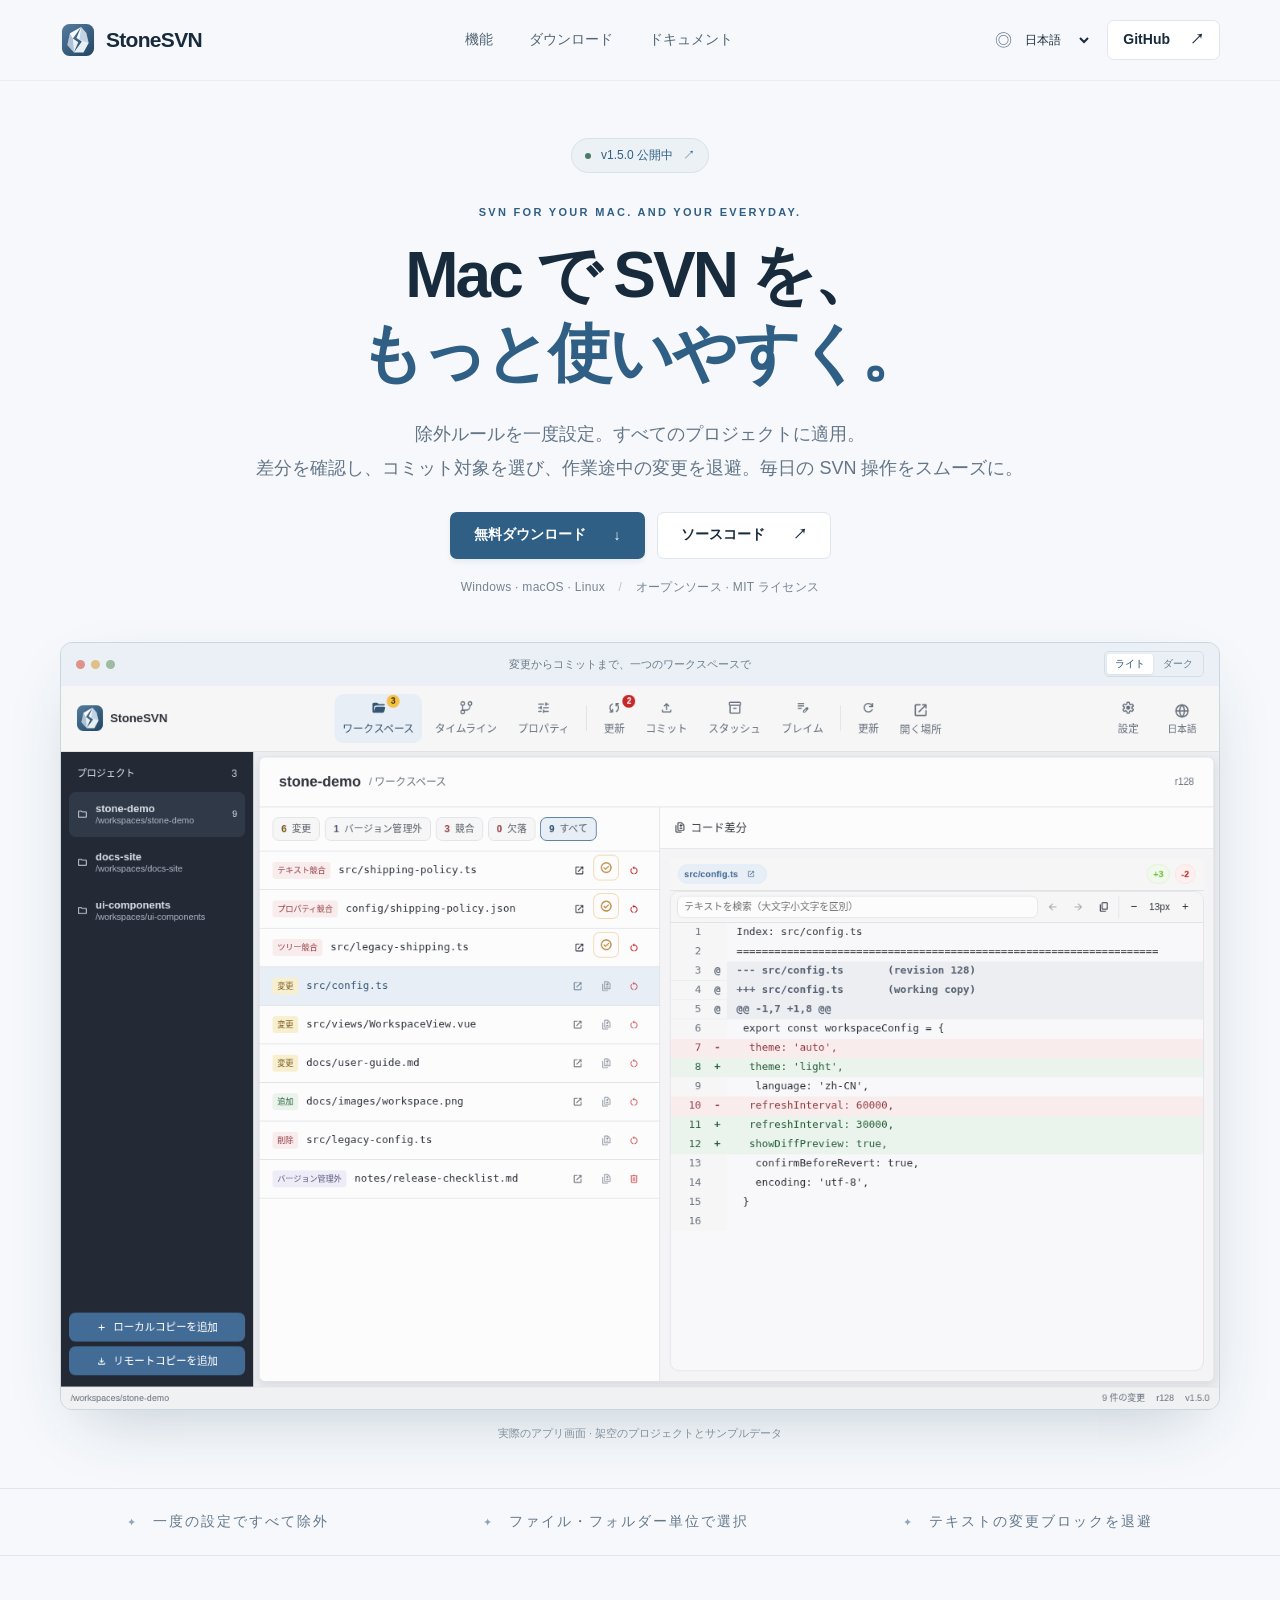
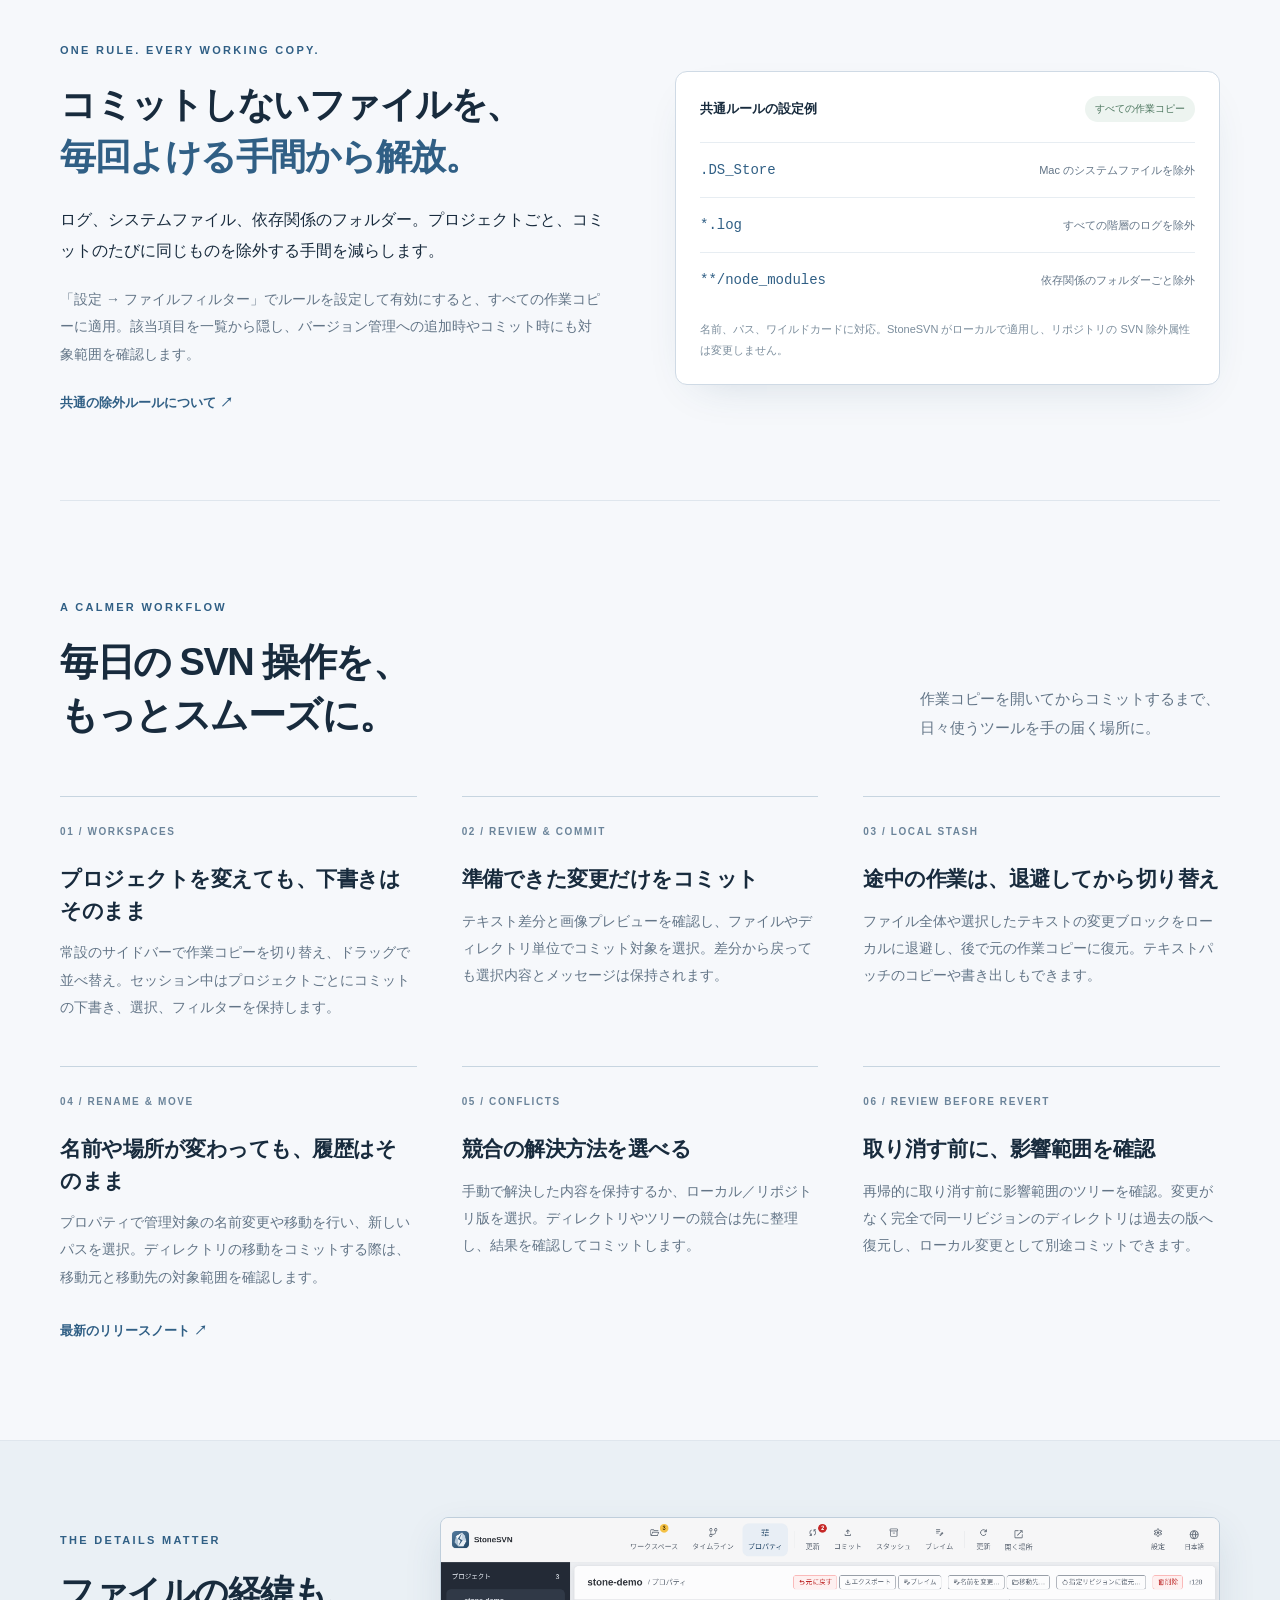
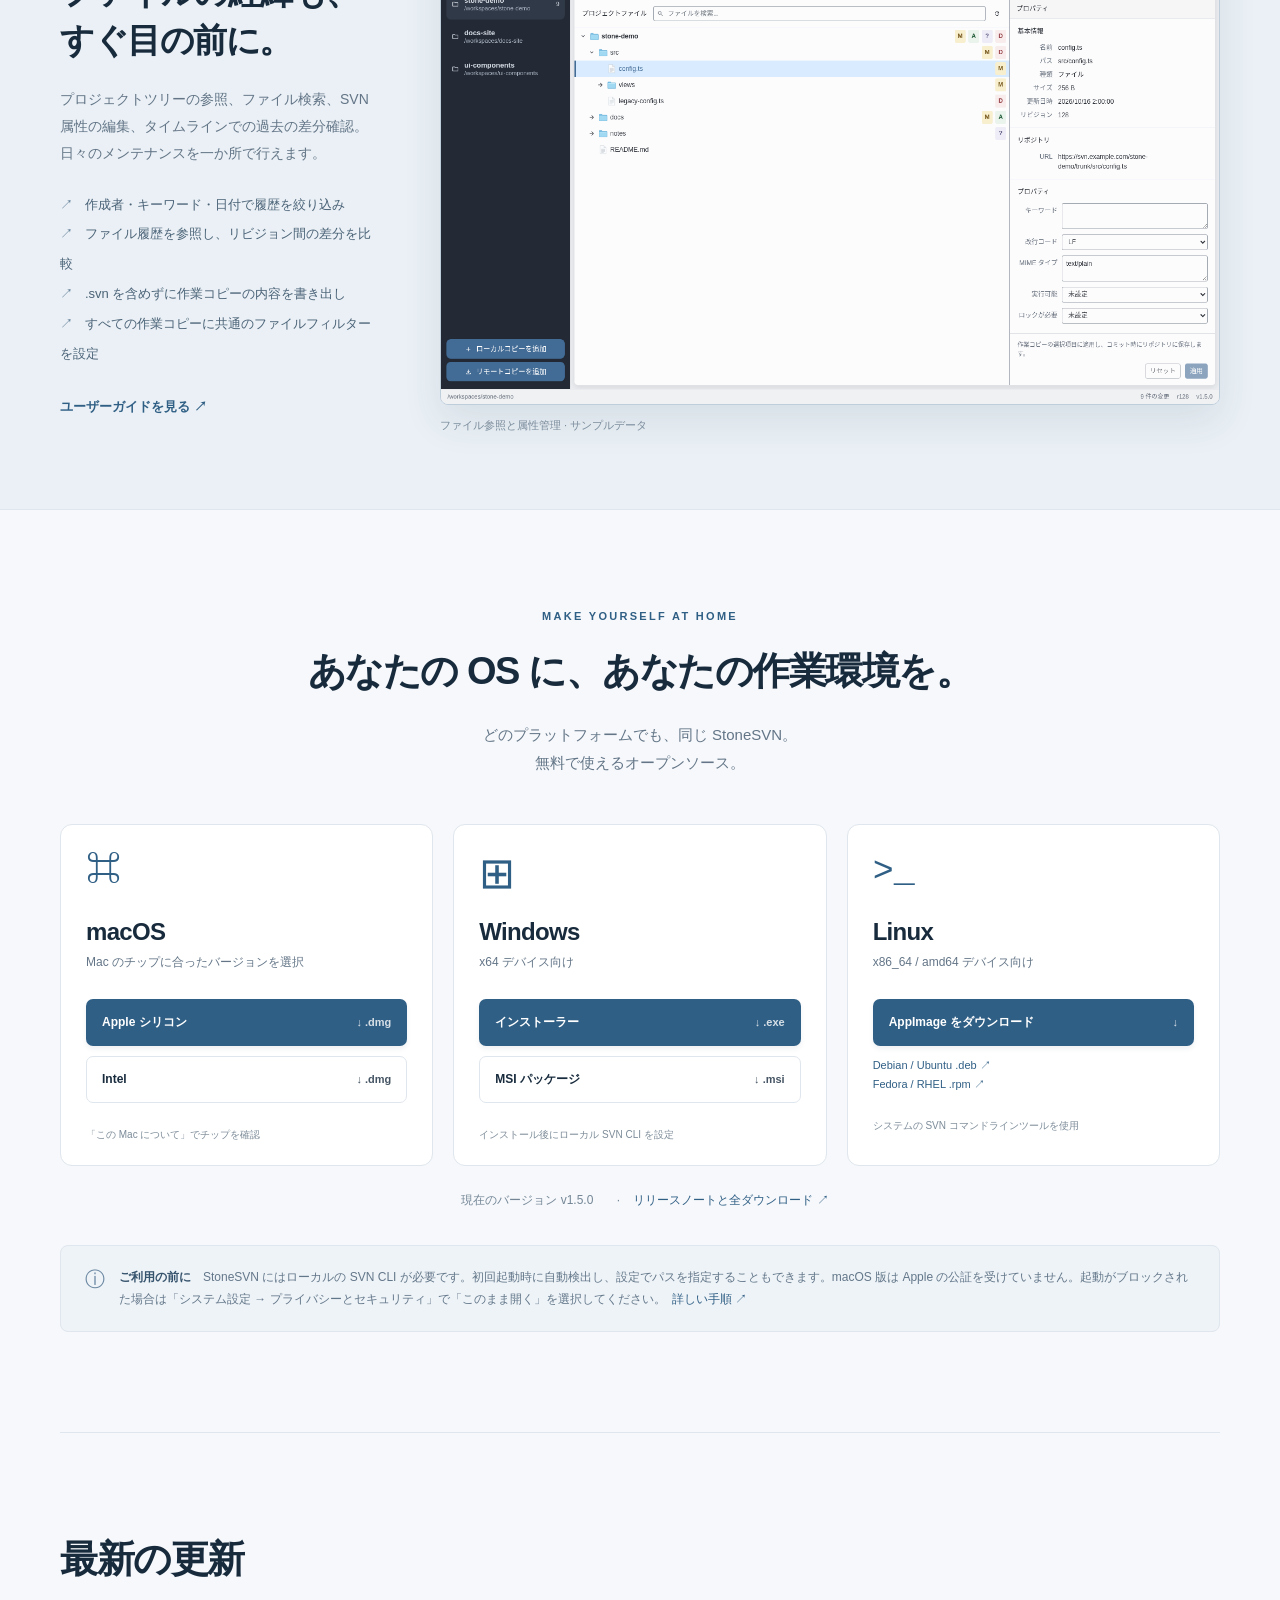
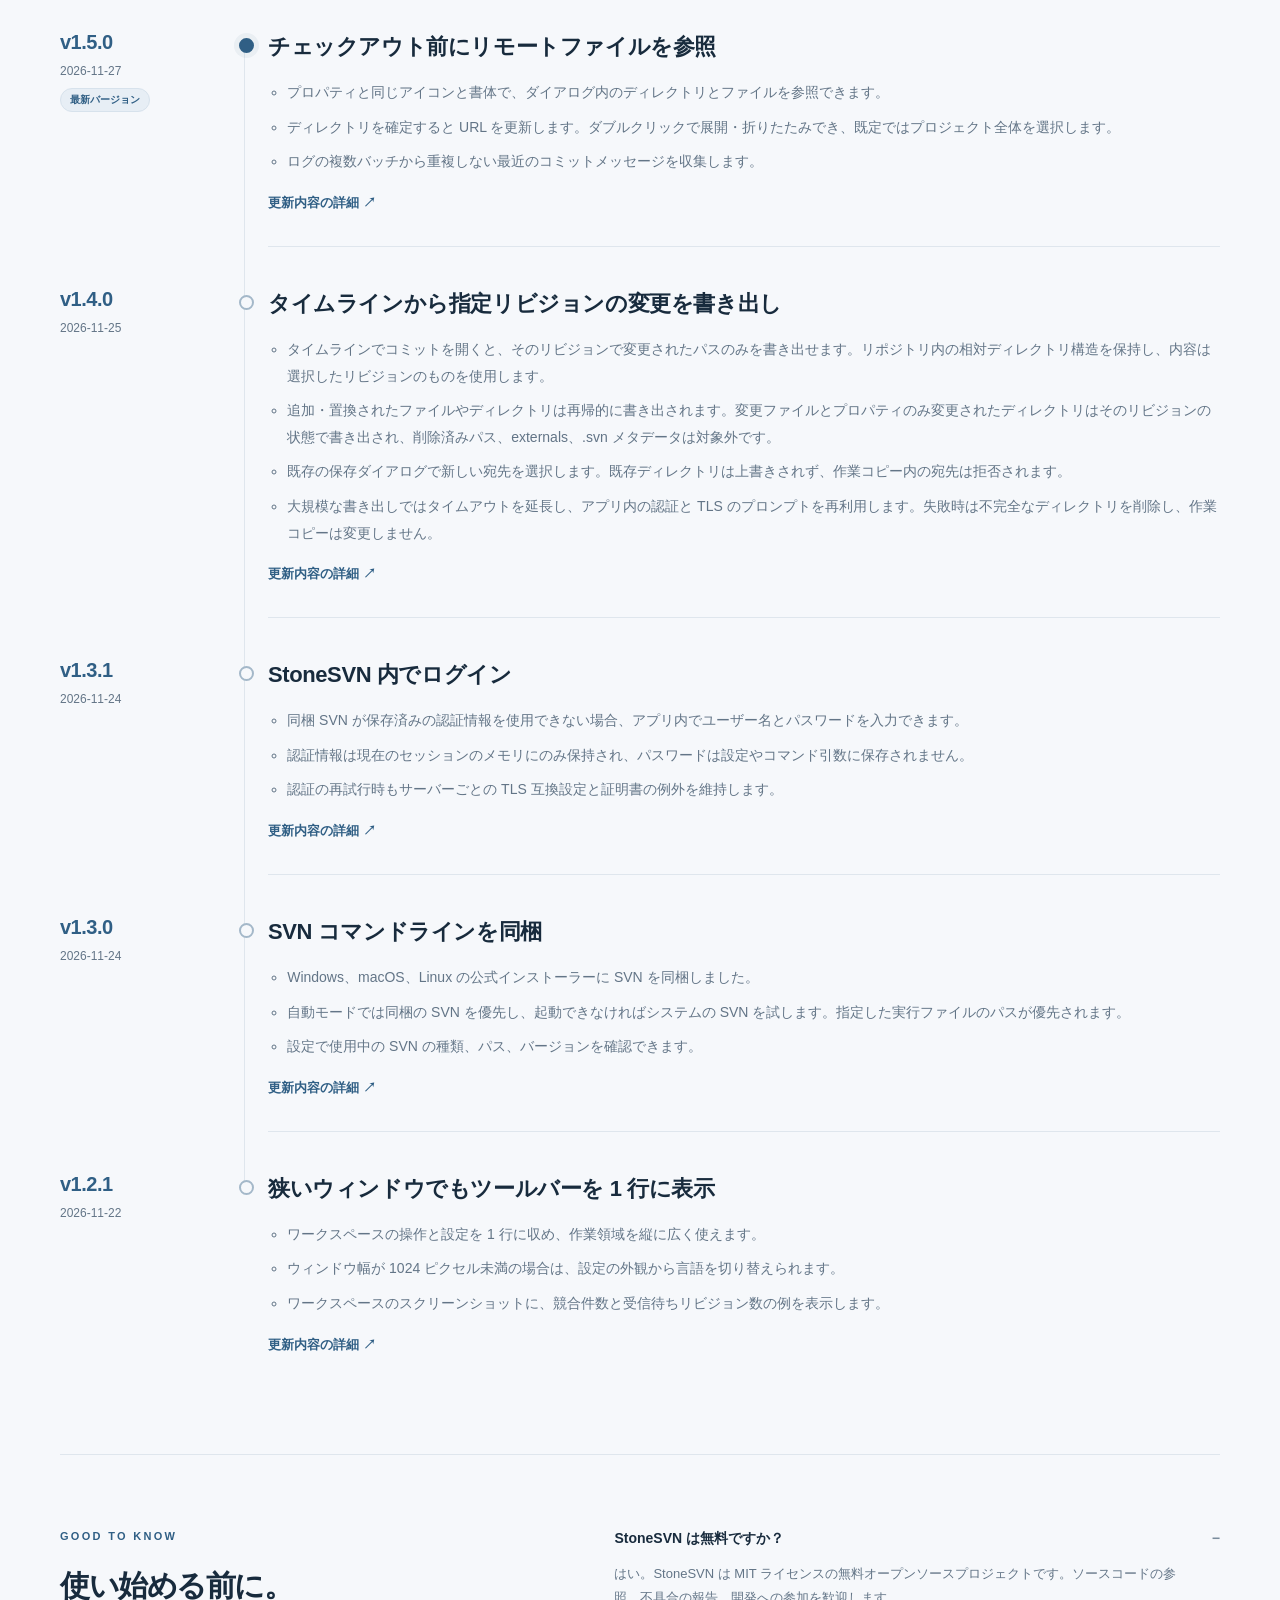
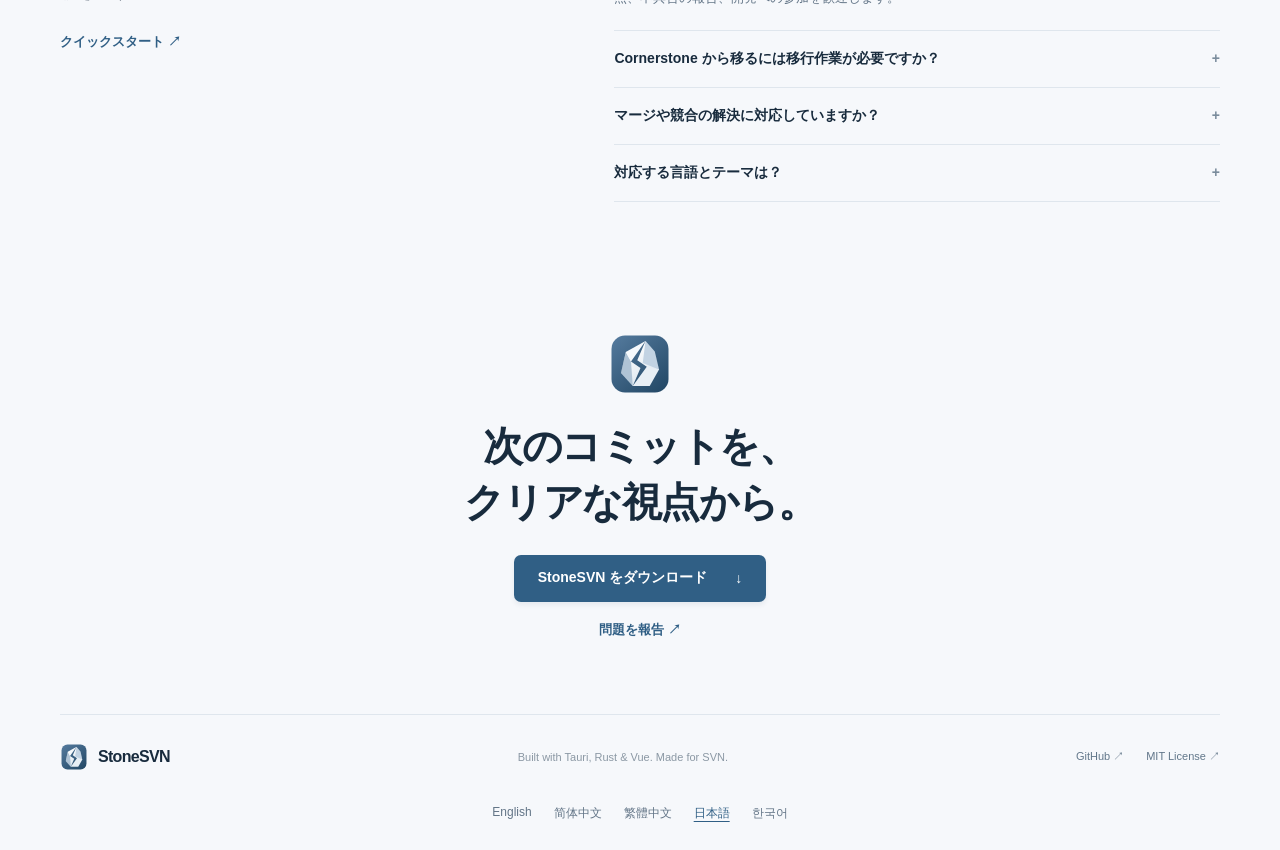
<file: ja/index.html>
<!doctype html>
<html lang="ja">
<head>
<meta name="msvalidate.01" content="617B01F468587422E25C1B739CE78AE4">
<meta name="google-site-verification" content="bcP2uG5483kM7h6wXrJl_gQ1n8JXrFKZnowoo6Uk9mM">
<meta charset="utf-8"><meta name="viewport" content="width=device-width,initial-scale=1">
<meta name="description" content="StoneSVN は macOS・Windows・Linux 対応の無料 SVN クライアント。共通の除外ルール、ファイルやフォルダー単位のコミット選択、変更ブロックの退避で日常の作業をスムーズに。">
<meta name="theme-color" content="#f6f8fb"><meta property="og:title" content="StoneSVN · 共通の除外ルールで使いやすい macOS SVN クライアント"><meta property="og:description" content="StoneSVN は macOS・Windows・Linux 対応の無料 SVN クライアント。共通の除外ルール、ファイルやフォルダー単位のコミット選択、変更ブロックの退避で日常の作業をスムーズに。"><meta property="og:type" content="website">
<title>StoneSVN · 共通の除外ルールで使いやすい macOS SVN クライアント</title>
<link rel="icon" href="/assets/stone.svg" type="image/svg+xml"><link rel="stylesheet" href="/style.css"><script src="/script.js" defer></script><script src="/releases.js" defer></script>
<link rel="canonical" href="https://stonesvn.github.io/ja/">
<link rel="alternate" hreflang="en" href="https://stonesvn.github.io/en/">
<link rel="alternate" hreflang="zh-CN" href="https://stonesvn.github.io/zh-CN/">
<link rel="alternate" hreflang="zh-TW" href="https://stonesvn.github.io/zh-TW/">
<link rel="alternate" hreflang="ja" href="https://stonesvn.github.io/ja/">
<link rel="alternate" hreflang="ko" href="https://stonesvn.github.io/ko/">
<link rel="alternate" hreflang="x-default" href="https://stonesvn.github.io/en/">
<meta property="og:url" content="https://stonesvn.github.io/ja/">
<meta property="og:site_name" content="StoneSVN">
<meta property="og:locale" content="ja_JP">
<meta property="og:locale:alternate" content="en_US">
<meta property="og:locale:alternate" content="zh_CN">
<meta property="og:locale:alternate" content="zh_TW">
<meta property="og:locale:alternate" content="ko_KR">
<meta property="og:image" content="https://stonesvn.github.io/assets/screenshots/ja-workspace-light.png?v=800e03748c9fc052580ca96dd26383743ad32a0e">
<meta property="og:image:width" content="1440">
<meta property="og:image:height" content="900">
<meta name="twitter:card" content="summary_large_image">
<meta name="twitter:title" content="StoneSVN · 共通の除外ルールで使いやすい macOS SVN クライアント">
<meta name="twitter:description" content="StoneSVN は macOS・Windows・Linux 対応の無料 SVN クライアント。共通の除外ルール、ファイルやフォルダー単位のコミット選択、変更ブロックの退避で日常の作業をスムーズに。">
<meta name="twitter:image" content="https://stonesvn.github.io/assets/screenshots/ja-workspace-light.png?v=800e03748c9fc052580ca96dd26383743ad32a0e">
<script type="application/ld+json">{"@context":"https://schema.org","@type":"SoftwareApplication","name":"StoneSVN","applicationCategory":"DeveloperApplication","operatingSystem":"Windows, macOS, Linux","inLanguage":"ja","url":"https://stonesvn.github.io/ja/","description":"StoneSVN は macOS・Windows・Linux 対応の無料 SVN クライアント。共通の除外ルール、ファイルやフォルダー単位のコミット選択、変更ブロックの退避で日常の作業をスムーズに。","license":"https://opensource.org/license/mit","downloadUrl":"https://github.com/firzen/StoneSVN/releases/latest","image":"https://stonesvn.github.io/assets/screenshots/ja-workspace-light.png?v=800e03748c9fc052580ca96dd26383743ad32a0e","softwareVersion":"1.5.0","datePublished":"2026-11-27T09:21:38Z","offers":{"@type":"Offer","price":"0","priceCurrency":"USD"}}</script>
</head>
<body>
<a class="skip" href="#main">本文へスキップ</a>
<header class="header"><div class="container nav"><a class="brand" href="#" aria-label="StoneSVN ホーム"><img src="/assets/stone.svg" alt="" width="36" height="36">StoneSVN</a><nav aria-label="メインナビゲーション"><a href="#features">機能</a><a href="#download">ダウンロード</a><a href="https://github.com/firzen/StoneSVN/blob/main/README.ja.md">ドキュメント</a></nav><div class="nav-actions"><label class="language-label"><span aria-hidden="true">◎</span><select id="language" aria-label="Language / 语言"><option value="en">English</option><option value="zh-CN">简体中文</option><option value="zh-TW">繁體中文</option><option value="ja" selected>日本語</option><option value="ko">한국어</option></select></label><a class="github" href="https://github.com/firzen/StoneSVN">GitHub <span aria-hidden="true">↗</span></a></div></div></header>
<main id="main">
<section class="hero container">
<a class="release" data-release-link href="https://github.com/firzen/StoneSVN/releases/tag/v1.5.0"><span class="dot"></span> <span data-release-label data-release-template="{version} 公開中">v1.5.0 公開中</span> <span aria-hidden="true">↗</span></a>
<p class="eyebrow">SVN FOR YOUR MAC. AND YOUR EVERYDAY.</p>
<h1>Mac で SVN を、<br><span>もっと使いやすく。</span></h1>
<p class="intro">除外ルールを一度設定。すべてのプロジェクトに適用。<br>差分を確認し、コミット対象を選び、作業途中の変更を退避。毎日の SVN 操作をスムーズに。</p>
<div class="hero-actions"><a class="button primary" href="#download">無料ダウンロード <span aria-hidden="true">↓</span></a><a class="button secondary" href="https://github.com/firzen/StoneSVN">ソースコード <span aria-hidden="true">↗</span></a></div>
<p class="platform-note">Windows · macOS · Linux <span> / </span> オープンソース · MIT ライセンス</p>
<div class="product"><div class="product-bar"><span class="window-dots" aria-hidden="true"><i></i><i></i><i></i></span><span>変更からコミットまで、一つのワークスペースで</span><div class="theme-switch" role="group" aria-label="スクリーンショットのテーマ"><button type="button" data-theme="light" aria-pressed="true">ライト</button><button type="button" data-theme="dark" aria-pressed="false">ダーク</button></div></div><img id="workspace" data-release="800e03748c9fc052580ca96dd26383743ad32a0e" src="/assets/screenshots/ja-workspace-light.png?v=800e03748c9fc052580ca96dd26383743ad32a0e" width="1440" height="900" alt="StoneSVN の作業画面：左にプロジェクト、中央に変更ファイル、右にテキスト差分" fetchpriority="high"></div>
<p class="caption">実際のアプリ画面 · 架空のプロジェクトとサンプルデータ</p>
</section>
<div class="principles"><div class="container"><span>一度の設定ですべて除外</span><span>ファイル・フォルダー単位で選択</span><span>テキストの変更ブロックを退避</span></div></div>
<section class="ignore-section container" id="features"><div class="ignore-copy"><p class="eyebrow">ONE RULE. EVERY WORKING COPY.</p><h2>コミットしないファイルを、<br><span>毎回よける手間から解放。</span></h2><p class="ignore-intro">ログ、システムファイル、依存関係のフォルダー。プロジェクトごと、コミットのたびに同じものを除外する手間を減らします。</p><p>「設定 → ファイルフィルター」でルールを設定して有効にすると、すべての作業コピーに適用。該当項目を一覧から隠し、バージョン管理への追加時やコミット時にも対象範囲を確認します。</p><a class="text-link" href="https://github.com/firzen/StoneSVN/blob/main/README.md#global-ignore-rules">共通の除外ルールについて ↗</a></div><div class="ignore-example"><div class="rule-header"><span>共通ルールの設定例</span><span class="rule-badge">すべての作業コピー</span></div><div class="rule-row"><code>.DS_Store</code><span>Mac のシステムファイルを除外</span></div><div class="rule-row"><code>*.log</code><span>すべての階層のログを除外</span></div><div class="rule-row"><code>**/node_modules</code><span>依存関係のフォルダーごと除外</span></div><p class="rule-footnote">名前、パス、ワイルドカードに対応。StoneSVN がローカルで適用し、リポジトリの SVN 除外属性は変更しません。</p></div></section>
<section class="section container" id="workflow"><div class="section-heading"><p class="eyebrow">A CALMER WORKFLOW</p><h2>毎日の SVN 操作を、<br>もっとスムーズに。</h2><p>作業コピーを開いてからコミットするまで、<br>日々使うツールを手の届く場所に。</p></div>
<div class="features"><article><span class="feature-num">01 / WORKSPACES</span><h3>プロジェクトを変えても、下書きはそのまま</h3><p>常設のサイドバーで作業コピーを切り替え、ドラッグで並べ替え。セッション中はプロジェクトごとにコミットの下書き、選択、フィルターを保持します。</p></article><article><span class="feature-num">02 / REVIEW & COMMIT</span><h3>準備できた変更だけをコミット</h3><p>テキスト差分と画像プレビューを確認し、ファイルやディレクトリ単位でコミット対象を選択。差分から戻っても選択内容とメッセージは保持されます。</p></article><article><span class="feature-num">03 / LOCAL STASH</span><h3>途中の作業は、退避してから切り替え</h3><p>ファイル全体や選択したテキストの変更ブロックをローカルに退避し、後で元の作業コピーに復元。テキストパッチのコピーや書き出しもできます。</p></article><article><span class="feature-num">04 / RENAME & MOVE</span><h3>名前や場所が変わっても、履歴はそのまま</h3><p>プロパティで管理対象の名前変更や移動を行い、新しいパスを選択。ディレクトリの移動をコミットする際は、移動元と移動先の対象範囲を確認します。</p></article><article><span class="feature-num">05 / CONFLICTS</span><h3>競合の解決方法を選べる</h3><p>手動で解決した内容を保持するか、ローカル／リポジトリ版を選択。ディレクトリやツリーの競合は先に整理し、結果を確認してコミットします。</p></article><article><span class="feature-num">06 / REVIEW BEFORE REVERT</span><h3>取り消す前に、影響範囲を確認</h3><p>再帰的に取り消す前に影響範囲のツリーを確認。変更がなく完全で同一リビジョンのディレクトリは過去の版へ復元し、ローカル変更として別途コミットできます。</p></article></div><p class="maintenance-note"><a class="text-link" data-release-link href="https://github.com/firzen/StoneSVN/releases/tag/v1.5.0">最新のリリースノート ↗</a></p>
</section>
<section class="detail-wrap"><div class="container detail"><div><p class="eyebrow">THE DETAILS MATTER</p><h2>ファイルの経緯も、<br>すぐ目の前に。</h2><p>プロジェクトツリーの参照、ファイル検索、SVN 属性の編集、タイムラインでの過去の差分確認。日々のメンテナンスを一か所で行えます。</p><ul><li>作成者・キーワード・日付で履歴を絞り込み</li><li>ファイル履歴を参照し、リビジョン間の差分を比較</li><li>.svn を含めずに作業コピーの内容を書き出し</li><li>すべての作業コピーに共通のファイルフィルターを設定</li></ul><a class="text-link" href="https://github.com/firzen/StoneSVN/blob/main/docs/user-guide.md">ユーザーガイドを見る <span aria-hidden="true">↗</span></a></div><figure><img src="/assets/screenshots/ja-properties.png?v=800e03748c9fc052580ca96dd26383743ad32a0e" alt="ファイルツリー、ファイル情報、SVN 属性の編集画面" width="1440" height="900" loading="lazy"><figcaption>ファイル参照と属性管理 · サンプルデータ</figcaption></figure></div></section>
<section class="section container downloads" id="download"><div class="section-heading centered"><p class="eyebrow">MAKE YOURSELF AT HOME</p><h2>あなたの OS に、あなたの作業環境を。</h2><p>どのプラットフォームでも、同じ StoneSVN。<br>無料で使えるオープンソース。</p></div><div class="download-grid">
<article class="download-card"><div class="os-icon" aria-hidden="true">⌘</div><h3>macOS</h3><p>Mac のチップに合ったバージョンを選択</p><a class="button primary" data-release-asset="mac-arm" href="https://github.com/firzen/StoneSVN/releases/latest">Apple シリコン <span>↓ .dmg</span></a><a class="button secondary" data-release-asset="mac-intel" href="https://github.com/firzen/StoneSVN/releases/latest">Intel <span>↓ .dmg</span></a><small>「この Mac について」でチップを確認</small></article>
<article class="download-card"><div class="os-icon windows" aria-hidden="true">⊞</div><h3>Windows</h3><p>x64 デバイス向け</p><a class="button primary" data-release-asset="windows-exe" href="https://github.com/firzen/StoneSVN/releases/latest">インストーラー <span>↓ .exe</span></a><a class="button secondary" data-release-asset="windows-msi" href="https://github.com/firzen/StoneSVN/releases/latest">MSI パッケージ <span>↓ .msi</span></a><small>インストール後にローカル SVN CLI を設定</small></article>
<article class="download-card"><div class="os-icon" aria-hidden="true">&gt;_</div><h3>Linux</h3><p>x86_64 / amd64 デバイス向け</p><a class="button primary" data-release-asset="linux-appimage" href="https://github.com/firzen/StoneSVN/releases/latest">AppImage をダウンロード <span>↓</span></a><div class="linux-links"><a data-release-asset="linux-deb" href="https://github.com/firzen/StoneSVN/releases/latest">Debian / Ubuntu .deb ↗</a><a data-release-asset="linux-rpm" href="https://github.com/firzen/StoneSVN/releases/latest">Fedora / RHEL .rpm ↗</a></div><small>システムの SVN コマンドラインツールを使用</small></article></div>
<p class="release-note"><span data-release-label data-release-template="現在のバージョン {version}">現在のバージョン v1.5.0</span> <span>·</span> <a data-release-link href="https://github.com/firzen/StoneSVN/releases/tag/v1.5.0">リリースノートと全ダウンロード ↗</a></p>
<div class="install-note"><span aria-hidden="true">ⓘ</span><p><strong>ご利用の前に</strong>　StoneSVN にはローカルの SVN CLI が必要です。初回起動時に自動検出し、設定でパスを指定することもできます。macOS 版は Apple の公証を受けていません。起動がブロックされた場合は「システム設定 → プライバシーとセキュリティ」で「このまま開く」を選択してください。<a href="https://github.com/firzen/StoneSVN/blob/main/docs/macos-distribution.md">詳しい手順 ↗</a></p></div></section>
<section class="section container release-history" id="release-notes" aria-labelledby="release-heading"><h2 id="release-heading">最新の更新</h2><ol class="release-timeline" role="list"><li class="release-entry is-latest"><div class="release-meta"><a class="release-version" href="https://github.com/firzen/StoneSVN/releases/tag/v1.5.0">v1.5.0</a><time datetime="2026-11-27T09:21:38Z">2026-11-27</time><span class="release-latest">最新バージョン</span></div><article class="release-content" aria-labelledby="release-v1.5.0"><h3 id="release-v1.5.0">チェックアウト前にリモートファイルを参照</h3><ul><li>プロパティと同じアイコンと書体で、ダイアログ内のディレクトリとファイルを参照できます。</li><li>ディレクトリを確定すると URL を更新します。ダブルクリックで展開・折りたたみでき、既定ではプロジェクト全体を選択します。</li><li>ログの複数バッチから重複しない最近のコミットメッセージを収集します。</li></ul><a class="text-link" href="https://github.com/firzen/StoneSVN/releases/tag/v1.5.0">更新内容の詳細 ↗</a></article></li><li class="release-entry"><div class="release-meta"><a class="release-version" href="https://github.com/firzen/StoneSVN/releases/tag/v1.4.0">v1.4.0</a><time datetime="2026-11-25T08:17:27Z">2026-11-25</time></div><article class="release-content" aria-labelledby="release-v1.4.0"><h3 id="release-v1.4.0">タイムラインから指定リビジョンの変更を書き出し</h3><ul><li>タイムラインでコミットを開くと、そのリビジョンで変更されたパスのみを書き出せます。リポジトリ内の相対ディレクトリ構造を保持し、内容は選択したリビジョンのものを使用します。</li><li>追加・置換されたファイルやディレクトリは再帰的に書き出されます。変更ファイルとプロパティのみ変更されたディレクトリはそのリビジョンの状態で書き出され、削除済みパス、externals、.svn メタデータは対象外です。</li><li>既存の保存ダイアログで新しい宛先を選択します。既存ディレクトリは上書きされず、作業コピー内の宛先は拒否されます。</li><li>大規模な書き出しではタイムアウトを延長し、アプリ内の認証と TLS のプロンプトを再利用します。失敗時は不完全なディレクトリを削除し、作業コピーは変更しません。</li></ul><a class="text-link" href="https://github.com/firzen/StoneSVN/releases/tag/v1.4.0">更新内容の詳細 ↗</a></article></li><li class="release-entry"><div class="release-meta"><a class="release-version" href="https://github.com/firzen/StoneSVN/releases/tag/v1.3.1">v1.3.1</a><time datetime="2026-11-24T16:03:08Z">2026-11-24</time></div><article class="release-content" aria-labelledby="release-v1.3.1"><h3 id="release-v1.3.1">StoneSVN 内でログイン</h3><ul><li>同梱 SVN が保存済みの認証情報を使用できない場合、アプリ内でユーザー名とパスワードを入力できます。</li><li>認証情報は現在のセッションのメモリにのみ保持され、パスワードは設定やコマンド引数に保存されません。</li><li>認証の再試行時もサーバーごとの TLS 互換設定と証明書の例外を維持します。</li></ul><a class="text-link" href="https://github.com/firzen/StoneSVN/releases/tag/v1.3.1">更新内容の詳細 ↗</a></article></li><li class="release-entry"><div class="release-meta"><a class="release-version" href="https://github.com/firzen/StoneSVN/releases/tag/v1.3.0">v1.3.0</a><time datetime="2026-11-24T14:22:38Z">2026-11-24</time></div><article class="release-content" aria-labelledby="release-v1.3.0"><h3 id="release-v1.3.0">SVN コマンドラインを同梱</h3><ul><li>Windows、macOS、Linux の公式インストーラーに SVN を同梱しました。</li><li>自動モードでは同梱の SVN を優先し、起動できなければシステムの SVN を試します。指定した実行ファイルのパスが優先されます。</li><li>設定で使用中の SVN の種類、パス、バージョンを確認できます。</li></ul><a class="text-link" href="https://github.com/firzen/StoneSVN/releases/tag/v1.3.0">更新内容の詳細 ↗</a></article></li><li class="release-entry"><div class="release-meta"><a class="release-version" href="https://github.com/firzen/StoneSVN/releases/tag/v1.2.1">v1.2.1</a><time datetime="2026-11-22T16:05:21Z">2026-11-22</time></div><article class="release-content" aria-labelledby="release-v1.2.1"><h3 id="release-v1.2.1">狭いウィンドウでもツールバーを 1 行に表示</h3><ul><li>ワークスペースの操作と設定を 1 行に収め、作業領域を縦に広く使えます。</li><li>ウィンドウ幅が 1024 ピクセル未満の場合は、設定の外観から言語を切り替えられます。</li><li>ワークスペースのスクリーンショットに、競合件数と受信待ちリビジョン数の例を表示します。</li></ul><a class="text-link" href="https://github.com/firzen/StoneSVN/releases/tag/v1.2.1">更新内容の詳細 ↗</a></article></li></ol></section><section class="faq-section container"><div><p class="eyebrow">GOOD TO KNOW</p><h2>使い始める前に。</h2><a class="text-link" href="https://github.com/firzen/StoneSVN/blob/main/QUICKSTART.md">クイックスタート ↗</a></div><div class="faq"><details open><summary>StoneSVN は無料ですか？</summary><p>はい。StoneSVN は MIT ライセンスの無料オープンソースプロジェクトです。ソースコードの参照、不具合の報告、開発への参加を歓迎します。</p></details><details><summary>Cornerstone から移るには移行作業が必要ですか？</summary><p>不要です。StoneSVN はローカルの SVN CLI を使い、既存の作業コピーを開くことも、リモートリポジトリをチェックアウトすることもできます。初めて使う場合はクイックスタートをご覧ください。</p></details><details><summary>マージや競合の解決に対応していますか？</summary><p>手動で解決した内容、ローカル版、リポジトリ版を選べます。ディレクトリとツリーの競合は先に整理して解決済みにしてください。汎用 Merge、Switch、行単位 Blame の画面は未対応です。</p></details><details><summary>対応する言語とテーマは？</summary><p>簡体字中国語、繁体字中国語、英語、日本語、韓国語に対応し、設定でライトテーマとダークテーマを切り替えられます。</p></details></div></section>
<section class="closing container"><img src="/assets/stone.svg" alt="" width="64" height="64"><h2>次のコミットを、<br>クリアな視点から。</h2><a class="button primary" href="#download">StoneSVN をダウンロード <span aria-hidden="true">↓</span></a><a class="text-link" href="https://github.com/firzen/StoneSVN/issues">問題を報告 ↗</a></section>
</main>
<footer class="container footer"><a class="brand" href="#"><img src="/assets/stone.svg" alt="" width="28" height="28">StoneSVN</a><span>Built with Tauri, Rust & Vue. Made for SVN.</span><div><a href="https://github.com/firzen/StoneSVN">GitHub ↗</a><a href="https://github.com/firzen/StoneSVN/blob/main/LICENSE">MIT License ↗</a></div></footer><nav class="language-links container" aria-label="Languages"><a href="/en/" lang="en" hreflang="en">English</a><a href="/zh-CN/" lang="zh-CN" hreflang="zh-CN">简体中文</a><a href="/zh-TW/" lang="zh-TW" hreflang="zh-TW">繁體中文</a><a href="/ja/" lang="ja" hreflang="ja" aria-current="page">日本語</a><a href="/ko/" lang="ko" hreflang="ko">한국어</a></nav>
</body></html>
</file>
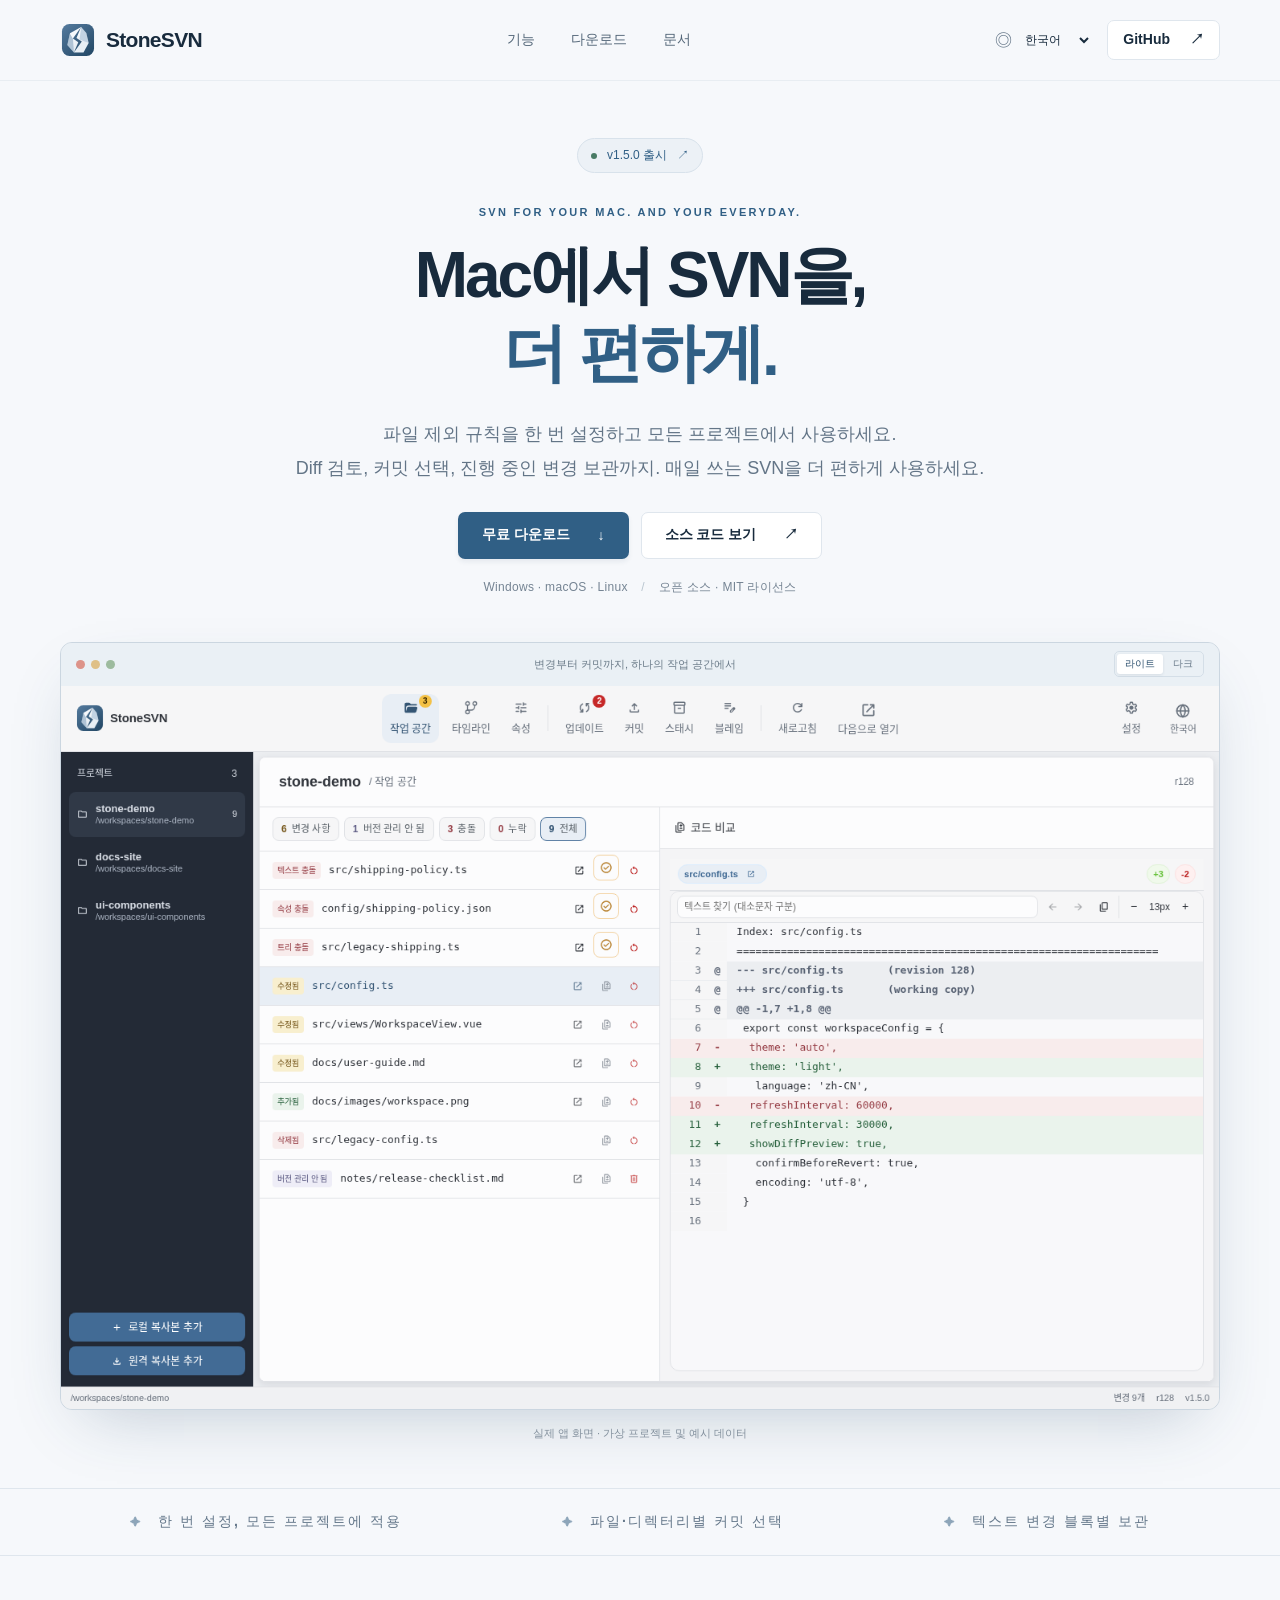
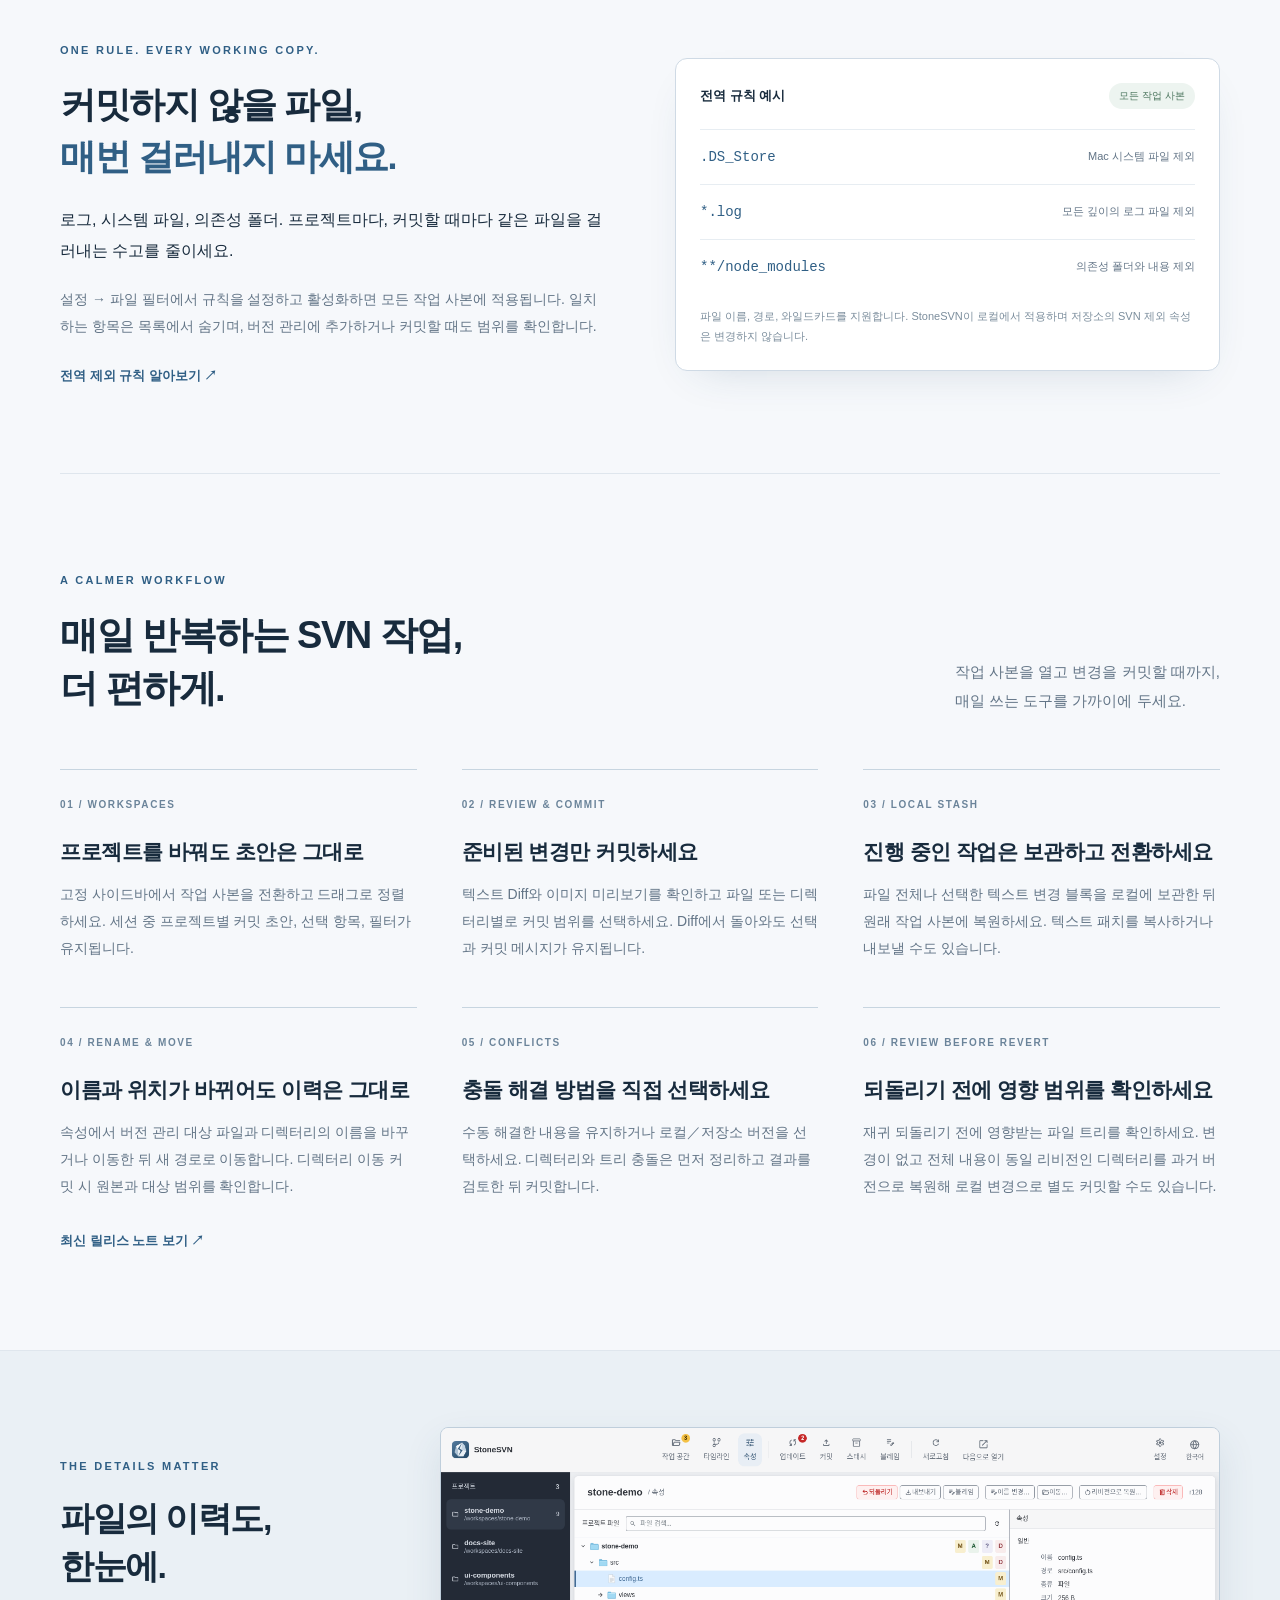
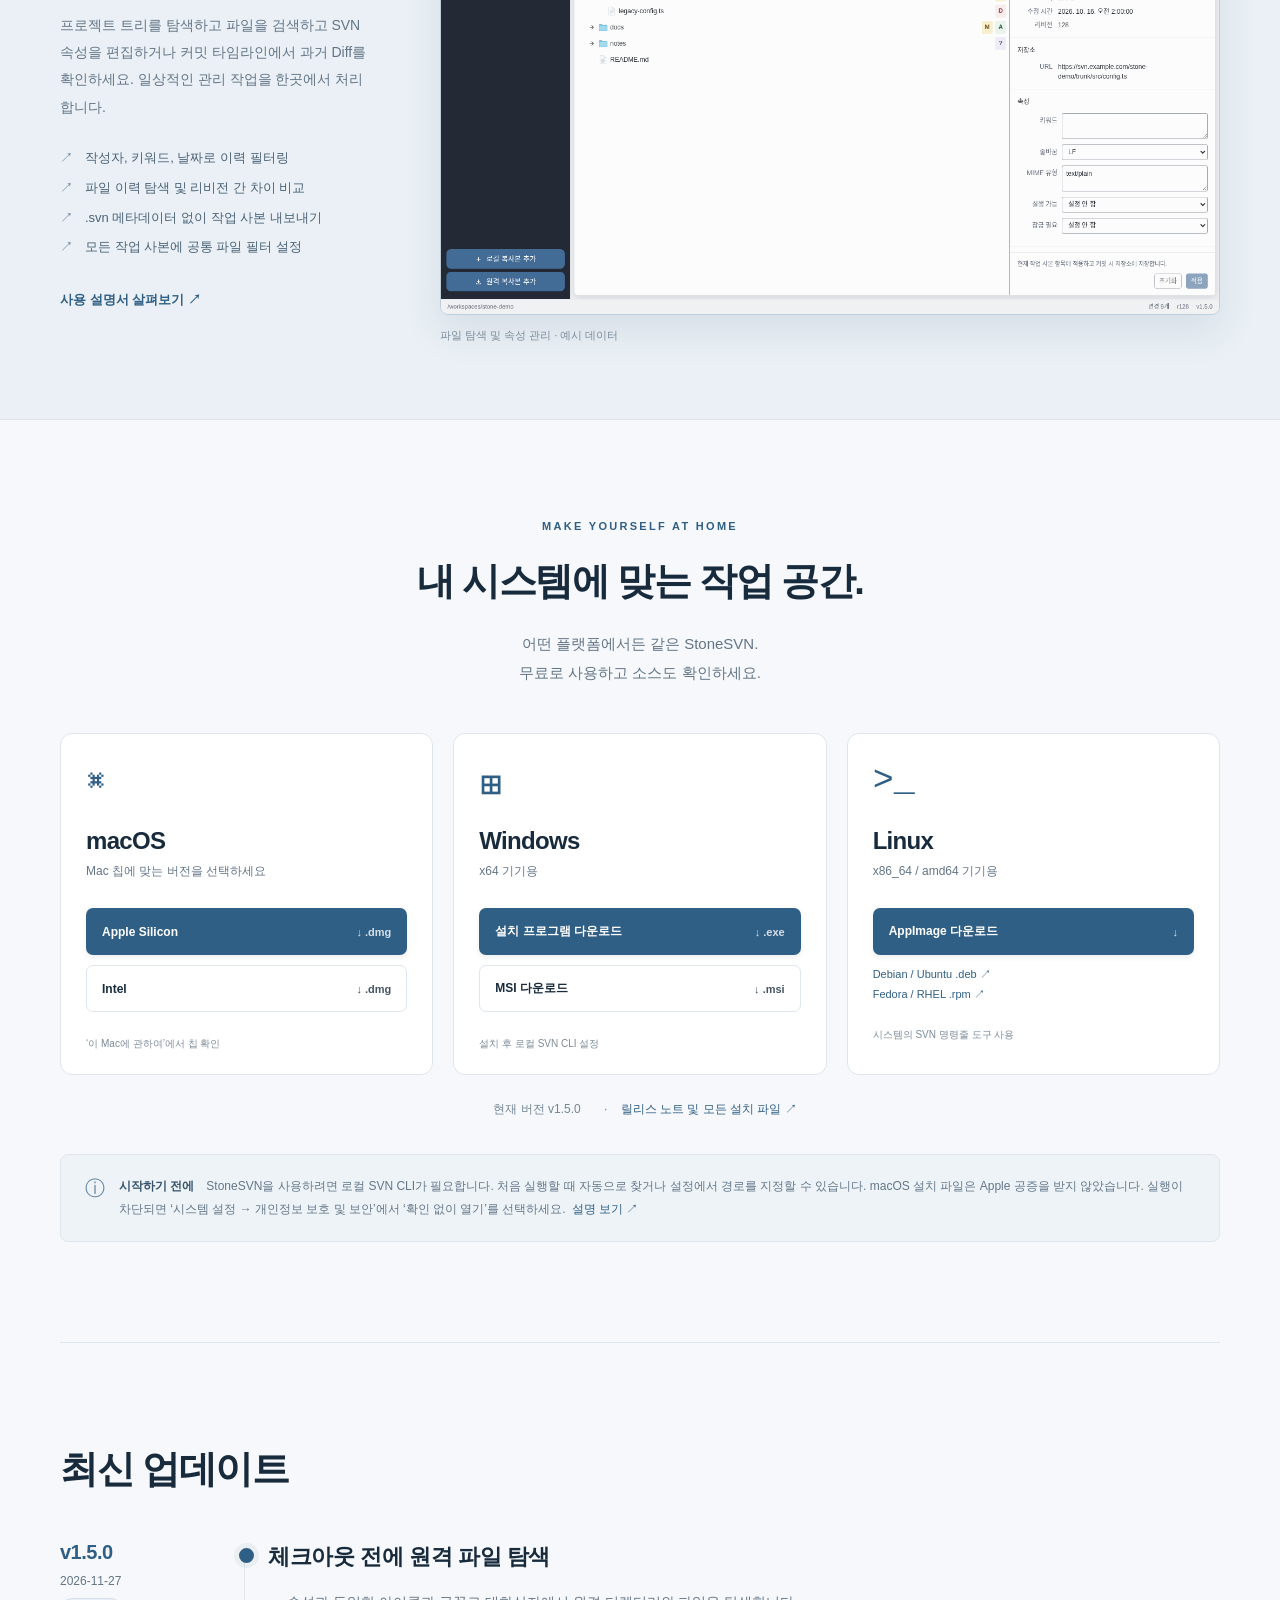
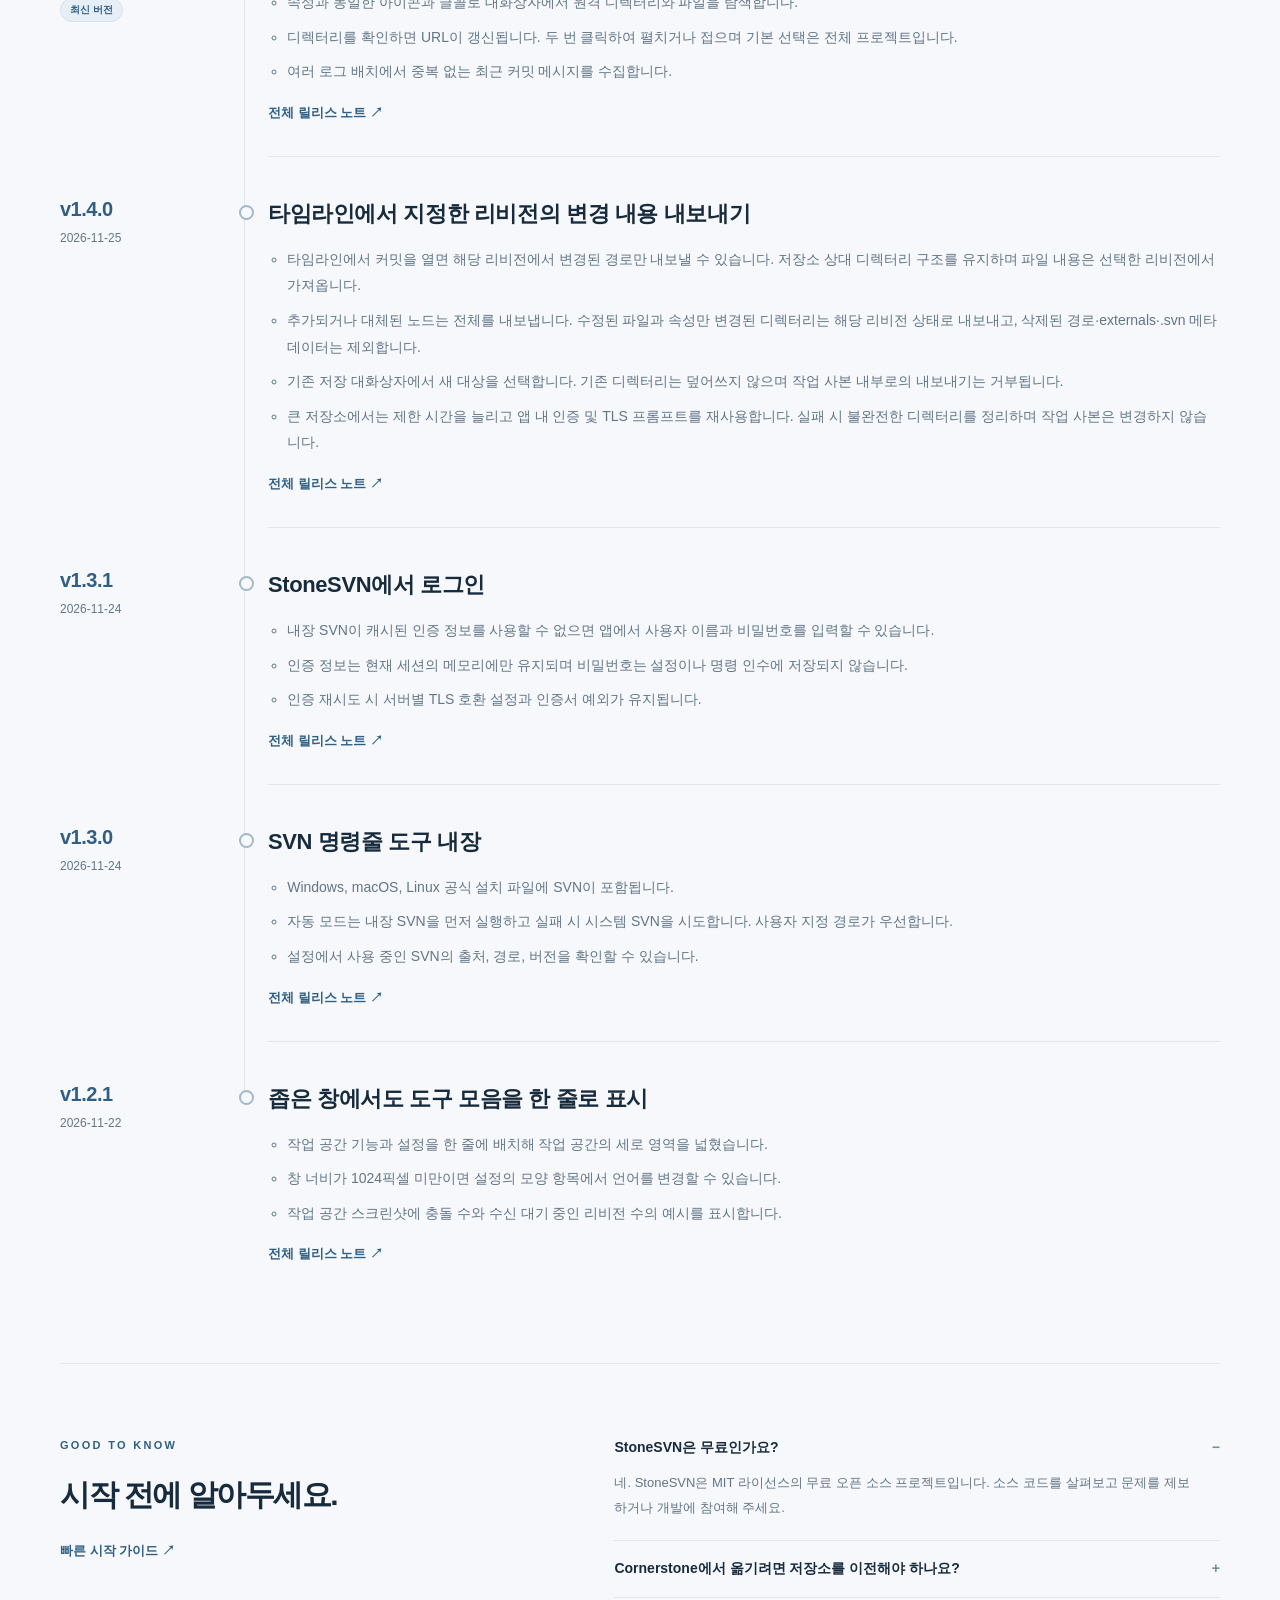
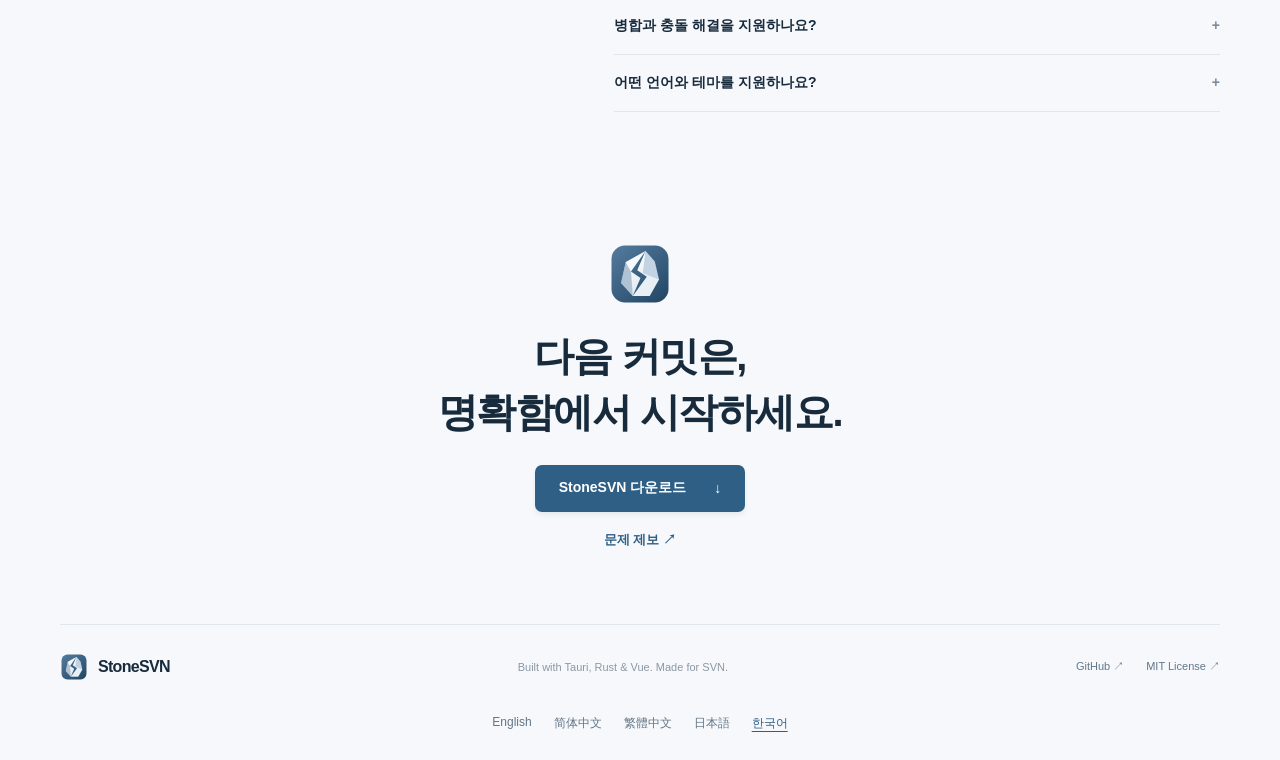
<file: ko/index.html>
<!doctype html>
<html lang="ko">
<head>
<meta name="msvalidate.01" content="617B01F468587422E25C1B739CE78AE4">
<meta name="google-site-verification" content="bcP2uG5483kM7h6wXrJl_gQ1n8JXrFKZnowoo6Uk9mM">
<meta charset="utf-8"><meta name="viewport" content="width=device-width,initial-scale=1">
<meta name="description" content="StoneSVN은 macOS, Windows, Linux용 무료 오픈 소스 SVN 클라이언트입니다. 전역 파일 제외, 파일·디렉터리별 커밋 선택, 텍스트 변경 블록 보관을 지원합니다.">
<meta name="theme-color" content="#f6f8fb"><meta property="og:title" content="StoneSVN · 전역 파일 제외를 지원하는 macOS SVN 클라이언트"><meta property="og:description" content="StoneSVN은 macOS, Windows, Linux용 무료 오픈 소스 SVN 클라이언트입니다. 전역 파일 제외, 파일·디렉터리별 커밋 선택, 텍스트 변경 블록 보관을 지원합니다."><meta property="og:type" content="website">
<title>StoneSVN · 전역 파일 제외를 지원하는 macOS SVN 클라이언트</title>
<link rel="icon" href="/assets/stone.svg" type="image/svg+xml"><link rel="stylesheet" href="/style.css"><script src="/script.js" defer></script><script src="/releases.js" defer></script>
<link rel="canonical" href="https://stonesvn.github.io/ko/">
<link rel="alternate" hreflang="en" href="https://stonesvn.github.io/en/">
<link rel="alternate" hreflang="zh-CN" href="https://stonesvn.github.io/zh-CN/">
<link rel="alternate" hreflang="zh-TW" href="https://stonesvn.github.io/zh-TW/">
<link rel="alternate" hreflang="ja" href="https://stonesvn.github.io/ja/">
<link rel="alternate" hreflang="ko" href="https://stonesvn.github.io/ko/">
<link rel="alternate" hreflang="x-default" href="https://stonesvn.github.io/en/">
<meta property="og:url" content="https://stonesvn.github.io/ko/">
<meta property="og:site_name" content="StoneSVN">
<meta property="og:locale" content="ko_KR">
<meta property="og:locale:alternate" content="en_US">
<meta property="og:locale:alternate" content="zh_CN">
<meta property="og:locale:alternate" content="zh_TW">
<meta property="og:locale:alternate" content="ja_JP">
<meta property="og:image" content="https://stonesvn.github.io/assets/screenshots/ko-workspace-light.png?v=800e03748c9fc052580ca96dd26383743ad32a0e">
<meta property="og:image:width" content="1440">
<meta property="og:image:height" content="900">
<meta name="twitter:card" content="summary_large_image">
<meta name="twitter:title" content="StoneSVN · 전역 파일 제외를 지원하는 macOS SVN 클라이언트">
<meta name="twitter:description" content="StoneSVN은 macOS, Windows, Linux용 무료 오픈 소스 SVN 클라이언트입니다. 전역 파일 제외, 파일·디렉터리별 커밋 선택, 텍스트 변경 블록 보관을 지원합니다.">
<meta name="twitter:image" content="https://stonesvn.github.io/assets/screenshots/ko-workspace-light.png?v=800e03748c9fc052580ca96dd26383743ad32a0e">
<script type="application/ld+json">{"@context":"https://schema.org","@type":"SoftwareApplication","name":"StoneSVN","applicationCategory":"DeveloperApplication","operatingSystem":"Windows, macOS, Linux","inLanguage":"ko","url":"https://stonesvn.github.io/ko/","description":"StoneSVN은 macOS, Windows, Linux용 무료 오픈 소스 SVN 클라이언트입니다. 전역 파일 제외, 파일·디렉터리별 커밋 선택, 텍스트 변경 블록 보관을 지원합니다.","license":"https://opensource.org/license/mit","downloadUrl":"https://github.com/firzen/StoneSVN/releases/latest","image":"https://stonesvn.github.io/assets/screenshots/ko-workspace-light.png?v=800e03748c9fc052580ca96dd26383743ad32a0e","softwareVersion":"1.5.0","datePublished":"2026-11-27T09:21:38Z","offers":{"@type":"Offer","price":"0","priceCurrency":"USD"}}</script>
</head>
<body>
<a class="skip" href="#main">본문으로 건너뛰기</a>
<header class="header"><div class="container nav"><a class="brand" href="#" aria-label="StoneSVN 홈"><img src="/assets/stone.svg" alt="" width="36" height="36">StoneSVN</a><nav aria-label="주 탐색"><a href="#features">기능</a><a href="#download">다운로드</a><a href="https://github.com/firzen/StoneSVN/blob/main/README.ko.md">문서</a></nav><div class="nav-actions"><label class="language-label"><span aria-hidden="true">◎</span><select id="language" aria-label="Language / 语言"><option value="en">English</option><option value="zh-CN">简体中文</option><option value="zh-TW">繁體中文</option><option value="ja">日本語</option><option value="ko" selected>한국어</option></select></label><a class="github" href="https://github.com/firzen/StoneSVN">GitHub <span aria-hidden="true">↗</span></a></div></div></header>
<main id="main">
<section class="hero container">
<a class="release" data-release-link href="https://github.com/firzen/StoneSVN/releases/tag/v1.5.0"><span class="dot"></span> <span data-release-label data-release-template="{version} 출시">v1.5.0 출시</span> <span aria-hidden="true">↗</span></a>
<p class="eyebrow">SVN FOR YOUR MAC. AND YOUR EVERYDAY.</p>
<h1>Mac에서 SVN을,<br><span>더 편하게.</span></h1>
<p class="intro">파일 제외 규칙을 한 번 설정하고 모든 프로젝트에서 사용하세요.<br>Diff 검토, 커밋 선택, 진행 중인 변경 보관까지. 매일 쓰는 SVN을 더 편하게 사용하세요.</p>
<div class="hero-actions"><a class="button primary" href="#download">무료 다운로드 <span aria-hidden="true">↓</span></a><a class="button secondary" href="https://github.com/firzen/StoneSVN">소스 코드 보기 <span aria-hidden="true">↗</span></a></div>
<p class="platform-note">Windows · macOS · Linux <span> / </span> 오픈 소스 · MIT 라이선스</p>
<div class="product"><div class="product-bar"><span class="window-dots" aria-hidden="true"><i></i><i></i><i></i></span><span>변경부터 커밋까지, 하나의 작업 공간에서</span><div class="theme-switch" role="group" aria-label="스크린샷 테마"><button type="button" data-theme="light" aria-pressed="true">라이트</button><button type="button" data-theme="dark" aria-pressed="false">다크</button></div></div><img id="workspace" data-release="800e03748c9fc052580ca96dd26383743ad32a0e" src="/assets/screenshots/ko-workspace-light.png?v=800e03748c9fc052580ca96dd26383743ad32a0e" width="1440" height="900" alt="StoneSVN 작업 공간: 왼쪽 프로젝트, 가운데 변경 파일, 오른쪽 텍스트 Diff" fetchpriority="high"></div>
<p class="caption">실제 앱 화면 · 가상 프로젝트 및 예시 데이터</p>
</section>
<div class="principles"><div class="container"><span>한 번 설정, 모든 프로젝트에 적용</span><span>파일·디렉터리별 커밋 선택</span><span>텍스트 변경 블록별 보관</span></div></div>
<section class="ignore-section container" id="features"><div class="ignore-copy"><p class="eyebrow">ONE RULE. EVERY WORKING COPY.</p><h2>커밋하지 않을 파일,<br><span>매번 걸러내지 마세요.</span></h2><p class="ignore-intro">로그, 시스템 파일, 의존성 폴더. 프로젝트마다, 커밋할 때마다 같은 파일을 걸러내는 수고를 줄이세요.</p><p>설정 → 파일 필터에서 규칙을 설정하고 활성화하면 모든 작업 사본에 적용됩니다. 일치하는 항목은 목록에서 숨기며, 버전 관리에 추가하거나 커밋할 때도 범위를 확인합니다.</p><a class="text-link" href="https://github.com/firzen/StoneSVN/blob/main/README.md#global-ignore-rules">전역 제외 규칙 알아보기 ↗</a></div><div class="ignore-example"><div class="rule-header"><span>전역 규칙 예시</span><span class="rule-badge">모든 작업 사본</span></div><div class="rule-row"><code>.DS_Store</code><span>Mac 시스템 파일 제외</span></div><div class="rule-row"><code>*.log</code><span>모든 깊이의 로그 파일 제외</span></div><div class="rule-row"><code>**/node_modules</code><span>의존성 폴더와 내용 제외</span></div><p class="rule-footnote">파일 이름, 경로, 와일드카드를 지원합니다. StoneSVN이 로컬에서 적용하며 저장소의 SVN 제외 속성은 변경하지 않습니다.</p></div></section>
<section class="section container" id="workflow"><div class="section-heading"><p class="eyebrow">A CALMER WORKFLOW</p><h2>매일 반복하는 SVN 작업,<br>더 편하게.</h2><p>작업 사본을 열고 변경을 커밋할 때까지,<br>매일 쓰는 도구를 가까이에 두세요.</p></div>
<div class="features"><article><span class="feature-num">01 / WORKSPACES</span><h3>프로젝트를 바꿔도 초안은 그대로</h3><p>고정 사이드바에서 작업 사본을 전환하고 드래그로 정렬하세요. 세션 중 프로젝트별 커밋 초안, 선택 항목, 필터가 유지됩니다.</p></article><article><span class="feature-num">02 / REVIEW & COMMIT</span><h3>준비된 변경만 커밋하세요</h3><p>텍스트 Diff와 이미지 미리보기를 확인하고 파일 또는 디렉터리별로 커밋 범위를 선택하세요. Diff에서 돌아와도 선택과 커밋 메시지가 유지됩니다.</p></article><article><span class="feature-num">03 / LOCAL STASH</span><h3>진행 중인 작업은 보관하고 전환하세요</h3><p>파일 전체나 선택한 텍스트 변경 블록을 로컬에 보관한 뒤 원래 작업 사본에 복원하세요. 텍스트 패치를 복사하거나 내보낼 수도 있습니다.</p></article><article><span class="feature-num">04 / RENAME & MOVE</span><h3>이름과 위치가 바뀌어도 이력은 그대로</h3><p>속성에서 버전 관리 대상 파일과 디렉터리의 이름을 바꾸거나 이동한 뒤 새 경로로 이동합니다. 디렉터리 이동 커밋 시 원본과 대상 범위를 확인합니다.</p></article><article><span class="feature-num">05 / CONFLICTS</span><h3>충돌 해결 방법을 직접 선택하세요</h3><p>수동 해결한 내용을 유지하거나 로컬／저장소 버전을 선택하세요. 디렉터리와 트리 충돌은 먼저 정리하고 결과를 검토한 뒤 커밋합니다.</p></article><article><span class="feature-num">06 / REVIEW BEFORE REVERT</span><h3>되돌리기 전에 영향 범위를 확인하세요</h3><p>재귀 되돌리기 전에 영향받는 파일 트리를 확인하세요. 변경이 없고 전체 내용이 동일 리비전인 디렉터리를 과거 버전으로 복원해 로컬 변경으로 별도 커밋할 수도 있습니다.</p></article></div><p class="maintenance-note"><a class="text-link" data-release-link href="https://github.com/firzen/StoneSVN/releases/tag/v1.5.0">최신 릴리스 노트 보기 ↗</a></p>
</section>
<section class="detail-wrap"><div class="container detail"><div><p class="eyebrow">THE DETAILS MATTER</p><h2>파일의 이력도,<br>한눈에.</h2><p>프로젝트 트리를 탐색하고 파일을 검색하고 SVN 속성을 편집하거나 커밋 타임라인에서 과거 Diff를 확인하세요. 일상적인 관리 작업을 한곳에서 처리합니다.</p><ul><li>작성자, 키워드, 날짜로 이력 필터링</li><li>파일 이력 탐색 및 리비전 간 차이 비교</li><li>.svn 메타데이터 없이 작업 사본 내보내기</li><li>모든 작업 사본에 공통 파일 필터 설정</li></ul><a class="text-link" href="https://github.com/firzen/StoneSVN/blob/main/docs/user-guide.md">사용 설명서 살펴보기 <span aria-hidden="true">↗</span></a></div><figure><img src="/assets/screenshots/ko-properties.png?v=800e03748c9fc052580ca96dd26383743ad32a0e" alt="파일 트리, 파일 정보, SVN 속성 편집 화면" width="1440" height="900" loading="lazy"><figcaption>파일 탐색 및 속성 관리 · 예시 데이터</figcaption></figure></div></section>
<section class="section container downloads" id="download"><div class="section-heading centered"><p class="eyebrow">MAKE YOURSELF AT HOME</p><h2>내 시스템에 맞는 작업 공간.</h2><p>어떤 플랫폼에서든 같은 StoneSVN.<br>무료로 사용하고 소스도 확인하세요.</p></div><div class="download-grid">
<article class="download-card"><div class="os-icon" aria-hidden="true">⌘</div><h3>macOS</h3><p>Mac 칩에 맞는 버전을 선택하세요</p><a class="button primary" data-release-asset="mac-arm" href="https://github.com/firzen/StoneSVN/releases/latest">Apple Silicon <span>↓ .dmg</span></a><a class="button secondary" data-release-asset="mac-intel" href="https://github.com/firzen/StoneSVN/releases/latest">Intel <span>↓ .dmg</span></a><small>‘이 Mac에 관하여’에서 칩 확인</small></article>
<article class="download-card"><div class="os-icon windows" aria-hidden="true">⊞</div><h3>Windows</h3><p>x64 기기용</p><a class="button primary" data-release-asset="windows-exe" href="https://github.com/firzen/StoneSVN/releases/latest">설치 프로그램 다운로드 <span>↓ .exe</span></a><a class="button secondary" data-release-asset="windows-msi" href="https://github.com/firzen/StoneSVN/releases/latest">MSI 다운로드 <span>↓ .msi</span></a><small>설치 후 로컬 SVN CLI 설정</small></article>
<article class="download-card"><div class="os-icon" aria-hidden="true">&gt;_</div><h3>Linux</h3><p>x86_64 / amd64 기기용</p><a class="button primary" data-release-asset="linux-appimage" href="https://github.com/firzen/StoneSVN/releases/latest">AppImage 다운로드 <span>↓</span></a><div class="linux-links"><a data-release-asset="linux-deb" href="https://github.com/firzen/StoneSVN/releases/latest">Debian / Ubuntu .deb ↗</a><a data-release-asset="linux-rpm" href="https://github.com/firzen/StoneSVN/releases/latest">Fedora / RHEL .rpm ↗</a></div><small>시스템의 SVN 명령줄 도구 사용</small></article></div>
<p class="release-note"><span data-release-label data-release-template="현재 버전 {version}">현재 버전 v1.5.0</span> <span>·</span> <a data-release-link href="https://github.com/firzen/StoneSVN/releases/tag/v1.5.0">릴리스 노트 및 모든 설치 파일 ↗</a></p>
<div class="install-note"><span aria-hidden="true">ⓘ</span><p><strong>시작하기 전에</strong>　StoneSVN을 사용하려면 로컬 SVN CLI가 필요합니다. 처음 실행할 때 자동으로 찾거나 설정에서 경로를 지정할 수 있습니다. macOS 설치 파일은 Apple 공증을 받지 않았습니다. 실행이 차단되면 ‘시스템 설정 → 개인정보 보호 및 보안’에서 ‘확인 없이 열기’를 선택하세요.<a href="https://github.com/firzen/StoneSVN/blob/main/docs/macos-distribution.md">설명 보기 ↗</a></p></div></section>
<section class="section container release-history" id="release-notes" aria-labelledby="release-heading"><h2 id="release-heading">최신 업데이트</h2><ol class="release-timeline" role="list"><li class="release-entry is-latest"><div class="release-meta"><a class="release-version" href="https://github.com/firzen/StoneSVN/releases/tag/v1.5.0">v1.5.0</a><time datetime="2026-11-27T09:21:38Z">2026-11-27</time><span class="release-latest">최신 버전</span></div><article class="release-content" aria-labelledby="release-v1.5.0"><h3 id="release-v1.5.0">체크아웃 전에 원격 파일 탐색</h3><ul><li>속성과 동일한 아이콘과 글꼴로 대화상자에서 원격 디렉터리와 파일을 탐색합니다.</li><li>디렉터리를 확인하면 URL이 갱신됩니다. 두 번 클릭하여 펼치거나 접으며 기본 선택은 전체 프로젝트입니다.</li><li>여러 로그 배치에서 중복 없는 최근 커밋 메시지를 수집합니다.</li></ul><a class="text-link" href="https://github.com/firzen/StoneSVN/releases/tag/v1.5.0">전체 릴리스 노트 ↗</a></article></li><li class="release-entry"><div class="release-meta"><a class="release-version" href="https://github.com/firzen/StoneSVN/releases/tag/v1.4.0">v1.4.0</a><time datetime="2026-11-25T08:17:27Z">2026-11-25</time></div><article class="release-content" aria-labelledby="release-v1.4.0"><h3 id="release-v1.4.0">타임라인에서 지정한 리비전의 변경 내용 내보내기</h3><ul><li>타임라인에서 커밋을 열면 해당 리비전에서 변경된 경로만 내보낼 수 있습니다. 저장소 상대 디렉터리 구조를 유지하며 파일 내용은 선택한 리비전에서 가져옵니다.</li><li>추가되거나 대체된 노드는 전체를 내보냅니다. 수정된 파일과 속성만 변경된 디렉터리는 해당 리비전 상태로 내보내고, 삭제된 경로·externals·.svn 메타데이터는 제외합니다.</li><li>기존 저장 대화상자에서 새 대상을 선택합니다. 기존 디렉터리는 덮어쓰지 않으며 작업 사본 내부로의 내보내기는 거부됩니다.</li><li>큰 저장소에서는 제한 시간을 늘리고 앱 내 인증 및 TLS 프롬프트를 재사용합니다. 실패 시 불완전한 디렉터리를 정리하며 작업 사본은 변경하지 않습니다.</li></ul><a class="text-link" href="https://github.com/firzen/StoneSVN/releases/tag/v1.4.0">전체 릴리스 노트 ↗</a></article></li><li class="release-entry"><div class="release-meta"><a class="release-version" href="https://github.com/firzen/StoneSVN/releases/tag/v1.3.1">v1.3.1</a><time datetime="2026-11-24T16:03:08Z">2026-11-24</time></div><article class="release-content" aria-labelledby="release-v1.3.1"><h3 id="release-v1.3.1">StoneSVN에서 로그인</h3><ul><li>내장 SVN이 캐시된 인증 정보를 사용할 수 없으면 앱에서 사용자 이름과 비밀번호를 입력할 수 있습니다.</li><li>인증 정보는 현재 세션의 메모리에만 유지되며 비밀번호는 설정이나 명령 인수에 저장되지 않습니다.</li><li>인증 재시도 시 서버별 TLS 호환 설정과 인증서 예외가 유지됩니다.</li></ul><a class="text-link" href="https://github.com/firzen/StoneSVN/releases/tag/v1.3.1">전체 릴리스 노트 ↗</a></article></li><li class="release-entry"><div class="release-meta"><a class="release-version" href="https://github.com/firzen/StoneSVN/releases/tag/v1.3.0">v1.3.0</a><time datetime="2026-11-24T14:22:38Z">2026-11-24</time></div><article class="release-content" aria-labelledby="release-v1.3.0"><h3 id="release-v1.3.0">SVN 명령줄 도구 내장</h3><ul><li>Windows, macOS, Linux 공식 설치 파일에 SVN이 포함됩니다.</li><li>자동 모드는 내장 SVN을 먼저 실행하고 실패 시 시스템 SVN을 시도합니다. 사용자 지정 경로가 우선합니다.</li><li>설정에서 사용 중인 SVN의 출처, 경로, 버전을 확인할 수 있습니다.</li></ul><a class="text-link" href="https://github.com/firzen/StoneSVN/releases/tag/v1.3.0">전체 릴리스 노트 ↗</a></article></li><li class="release-entry"><div class="release-meta"><a class="release-version" href="https://github.com/firzen/StoneSVN/releases/tag/v1.2.1">v1.2.1</a><time datetime="2026-11-22T16:05:21Z">2026-11-22</time></div><article class="release-content" aria-labelledby="release-v1.2.1"><h3 id="release-v1.2.1">좁은 창에서도 도구 모음을 한 줄로 표시</h3><ul><li>작업 공간 기능과 설정을 한 줄에 배치해 작업 공간의 세로 영역을 넓혔습니다.</li><li>창 너비가 1024픽셀 미만이면 설정의 모양 항목에서 언어를 변경할 수 있습니다.</li><li>작업 공간 스크린샷에 충돌 수와 수신 대기 중인 리비전 수의 예시를 표시합니다.</li></ul><a class="text-link" href="https://github.com/firzen/StoneSVN/releases/tag/v1.2.1">전체 릴리스 노트 ↗</a></article></li></ol></section><section class="faq-section container"><div><p class="eyebrow">GOOD TO KNOW</p><h2>시작 전에 알아두세요.</h2><a class="text-link" href="https://github.com/firzen/StoneSVN/blob/main/QUICKSTART.md">빠른 시작 가이드 ↗</a></div><div class="faq"><details open><summary>StoneSVN은 무료인가요?</summary><p>네. StoneSVN은 MIT 라이선스의 무료 오픈 소스 프로젝트입니다. 소스 코드를 살펴보고 문제를 제보하거나 개발에 참여해 주세요.</p></details><details><summary>Cornerstone에서 옮기려면 저장소를 이전해야 하나요?</summary><p>아니요. StoneSVN은 로컬 SVN CLI를 사용해 기존 작업 사본을 열거나 원격 저장소를 체크아웃합니다. 처음 사용한다면 빠른 시작 가이드를 확인하세요.</p></details><details><summary>병합과 충돌 해결을 지원하나요?</summary><p>수동 해결한 내용이나 로컬／저장소 버전을 선택할 수 있습니다. 디렉터리와 트리 충돌은 먼저 정리한 후 해결로 표시하세요. 범용 Merge, Switch, 줄 단위 Blame UI는 아직 제공하지 않습니다.</p></details><details><summary>어떤 언어와 테마를 지원하나요?</summary><p>간체 중국어, 번체 중국어, 영어, 일본어, 한국어를 지원하며 설정에서 라이트 및 다크 테마를 선택할 수 있습니다.</p></details></div></section>
<section class="closing container"><img src="/assets/stone.svg" alt="" width="64" height="64"><h2>다음 커밋은,<br>명확함에서 시작하세요.</h2><a class="button primary" href="#download">StoneSVN 다운로드 <span aria-hidden="true">↓</span></a><a class="text-link" href="https://github.com/firzen/StoneSVN/issues">문제 제보 ↗</a></section>
</main>
<footer class="container footer"><a class="brand" href="#"><img src="/assets/stone.svg" alt="" width="28" height="28">StoneSVN</a><span>Built with Tauri, Rust & Vue. Made for SVN.</span><div><a href="https://github.com/firzen/StoneSVN">GitHub ↗</a><a href="https://github.com/firzen/StoneSVN/blob/main/LICENSE">MIT License ↗</a></div></footer><nav class="language-links container" aria-label="Languages"><a href="/en/" lang="en" hreflang="en">English</a><a href="/zh-CN/" lang="zh-CN" hreflang="zh-CN">简体中文</a><a href="/zh-TW/" lang="zh-TW" hreflang="zh-TW">繁體中文</a><a href="/ja/" lang="ja" hreflang="ja">日本語</a><a href="/ko/" lang="ko" hreflang="ko" aria-current="page">한국어</a></nav>
</body></html>
</file>
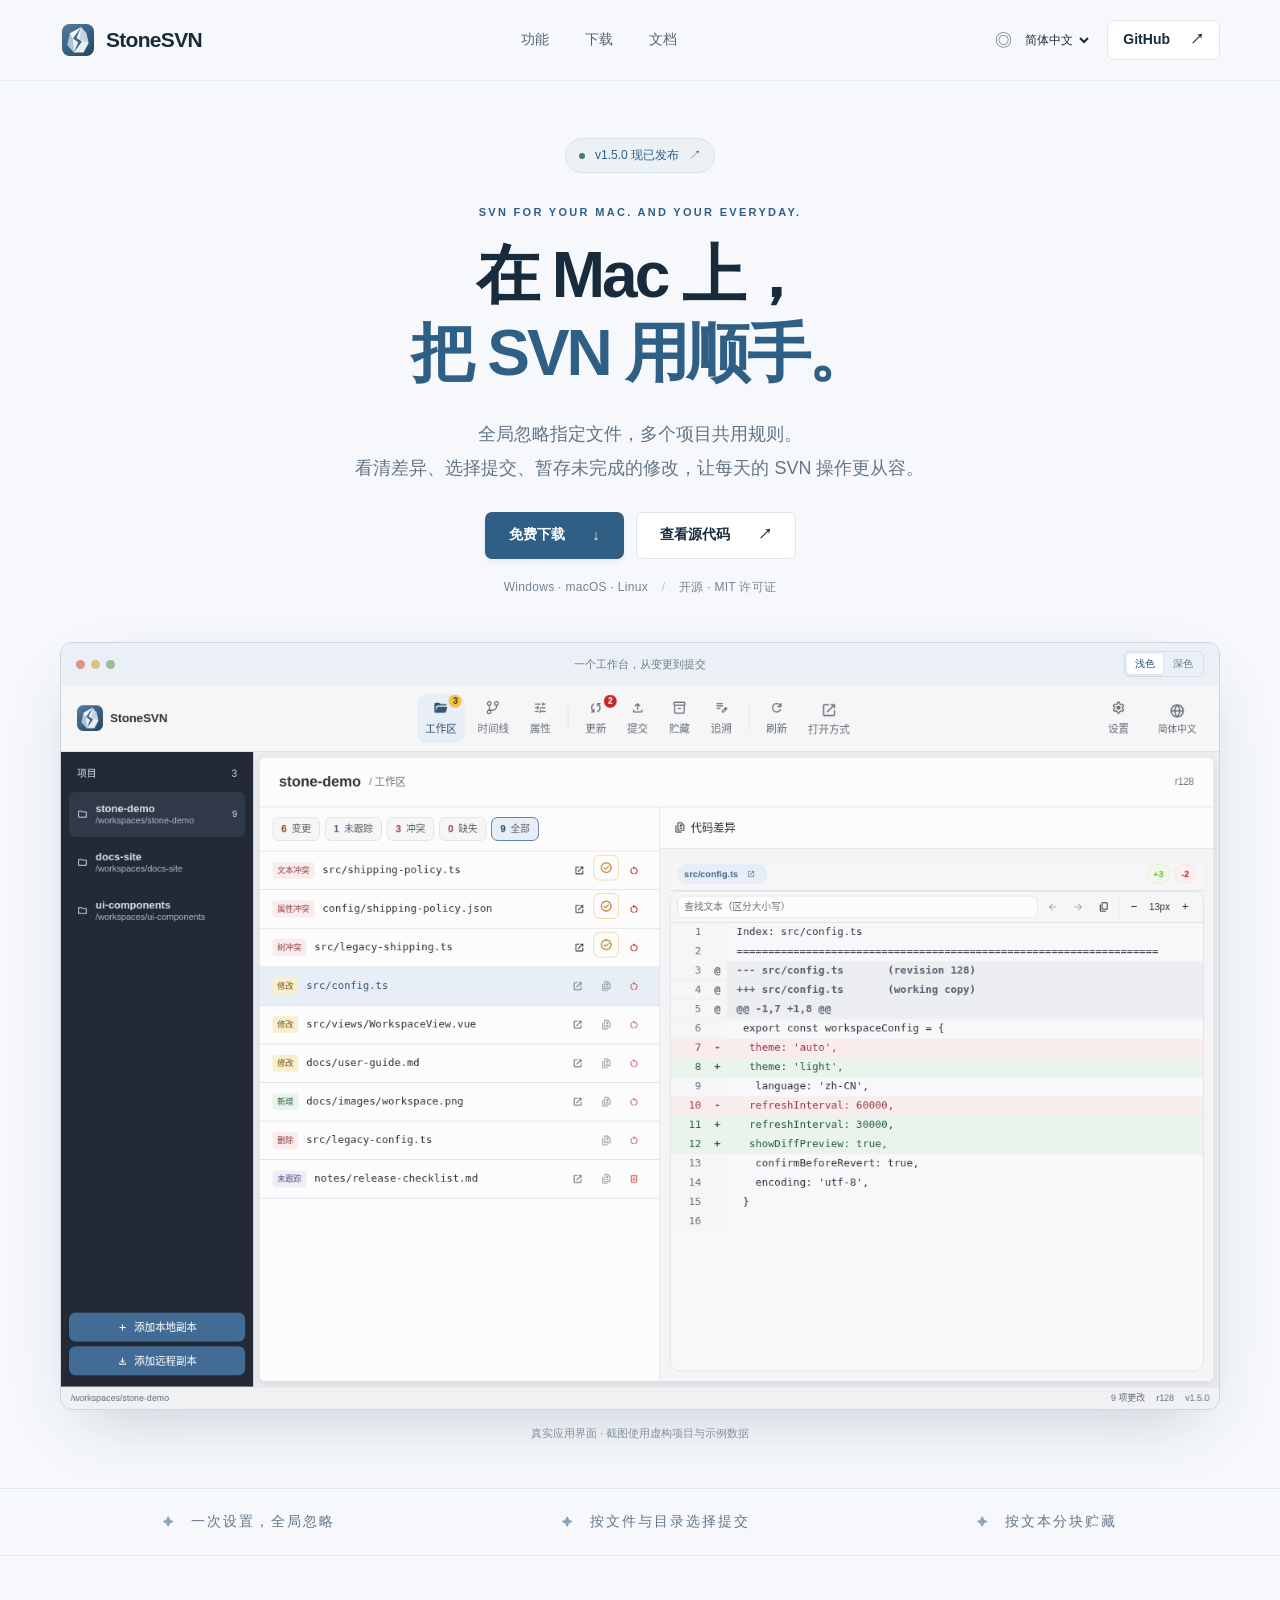
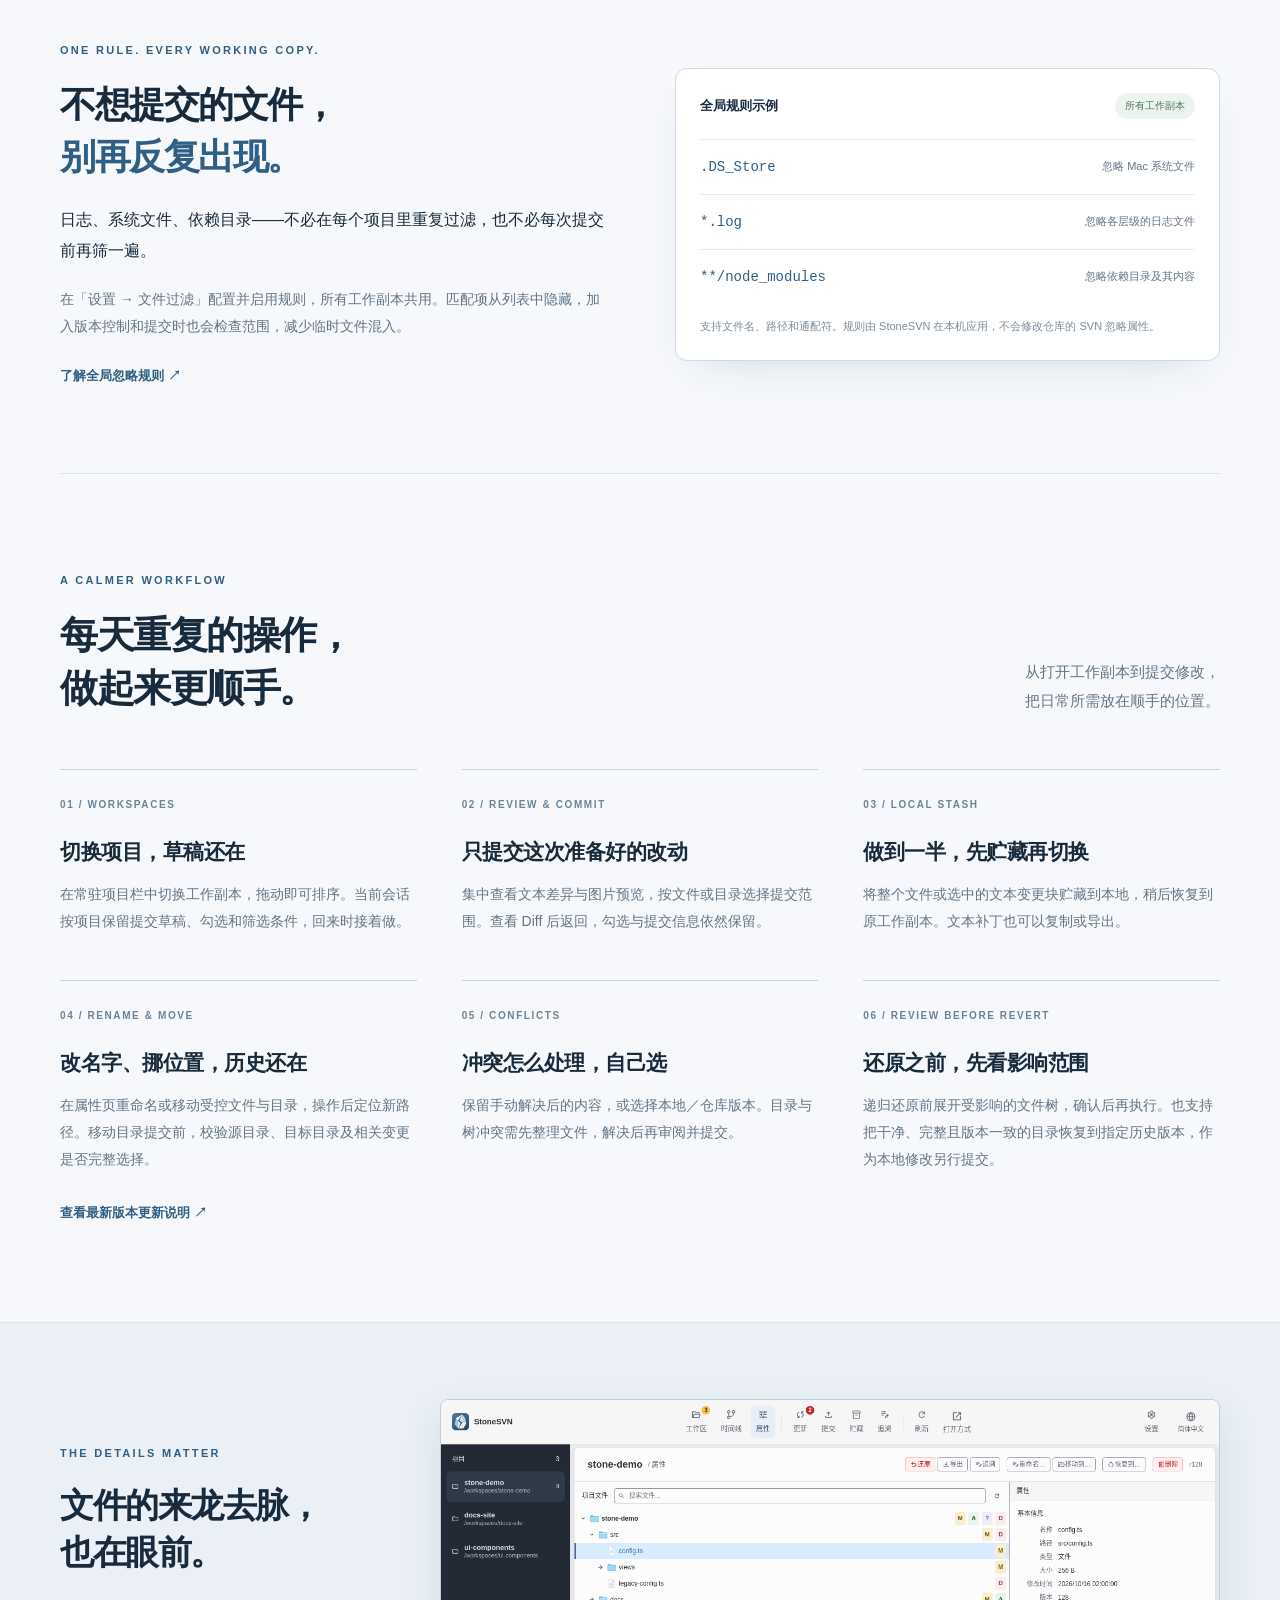
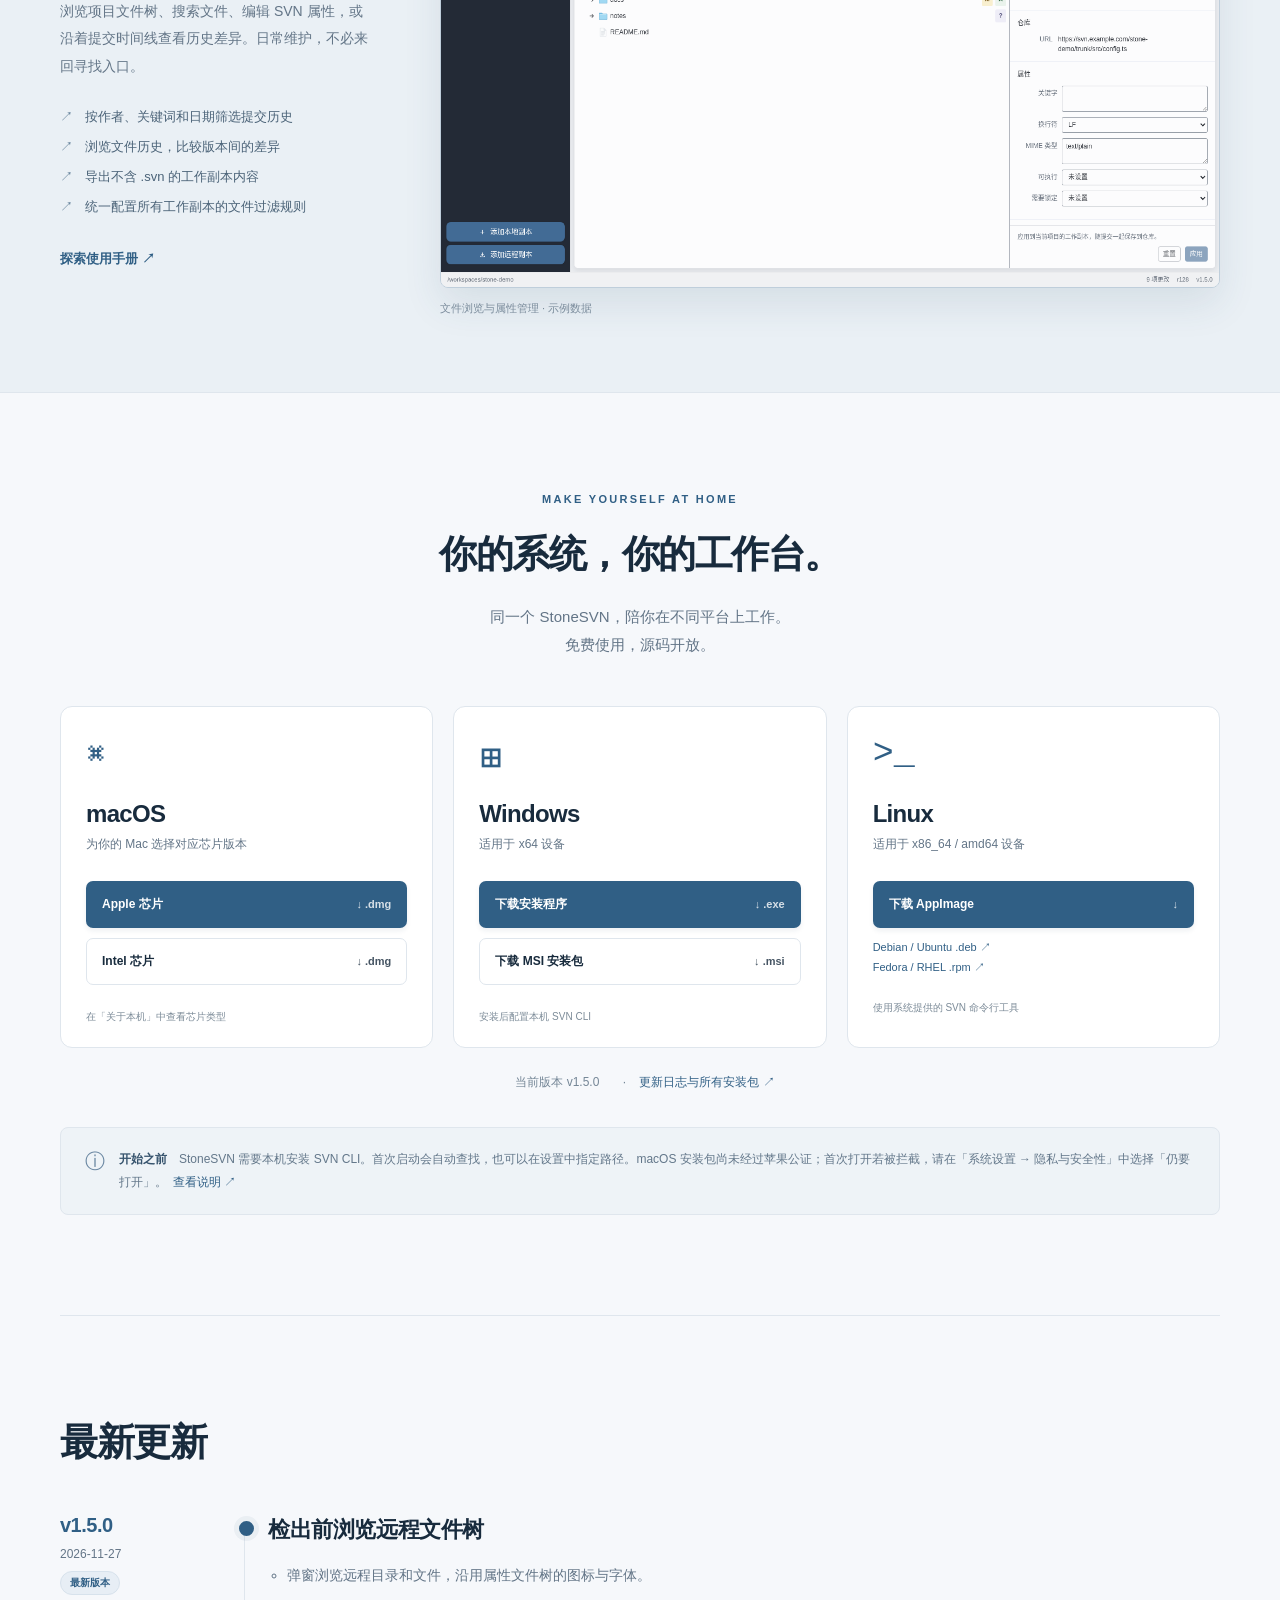
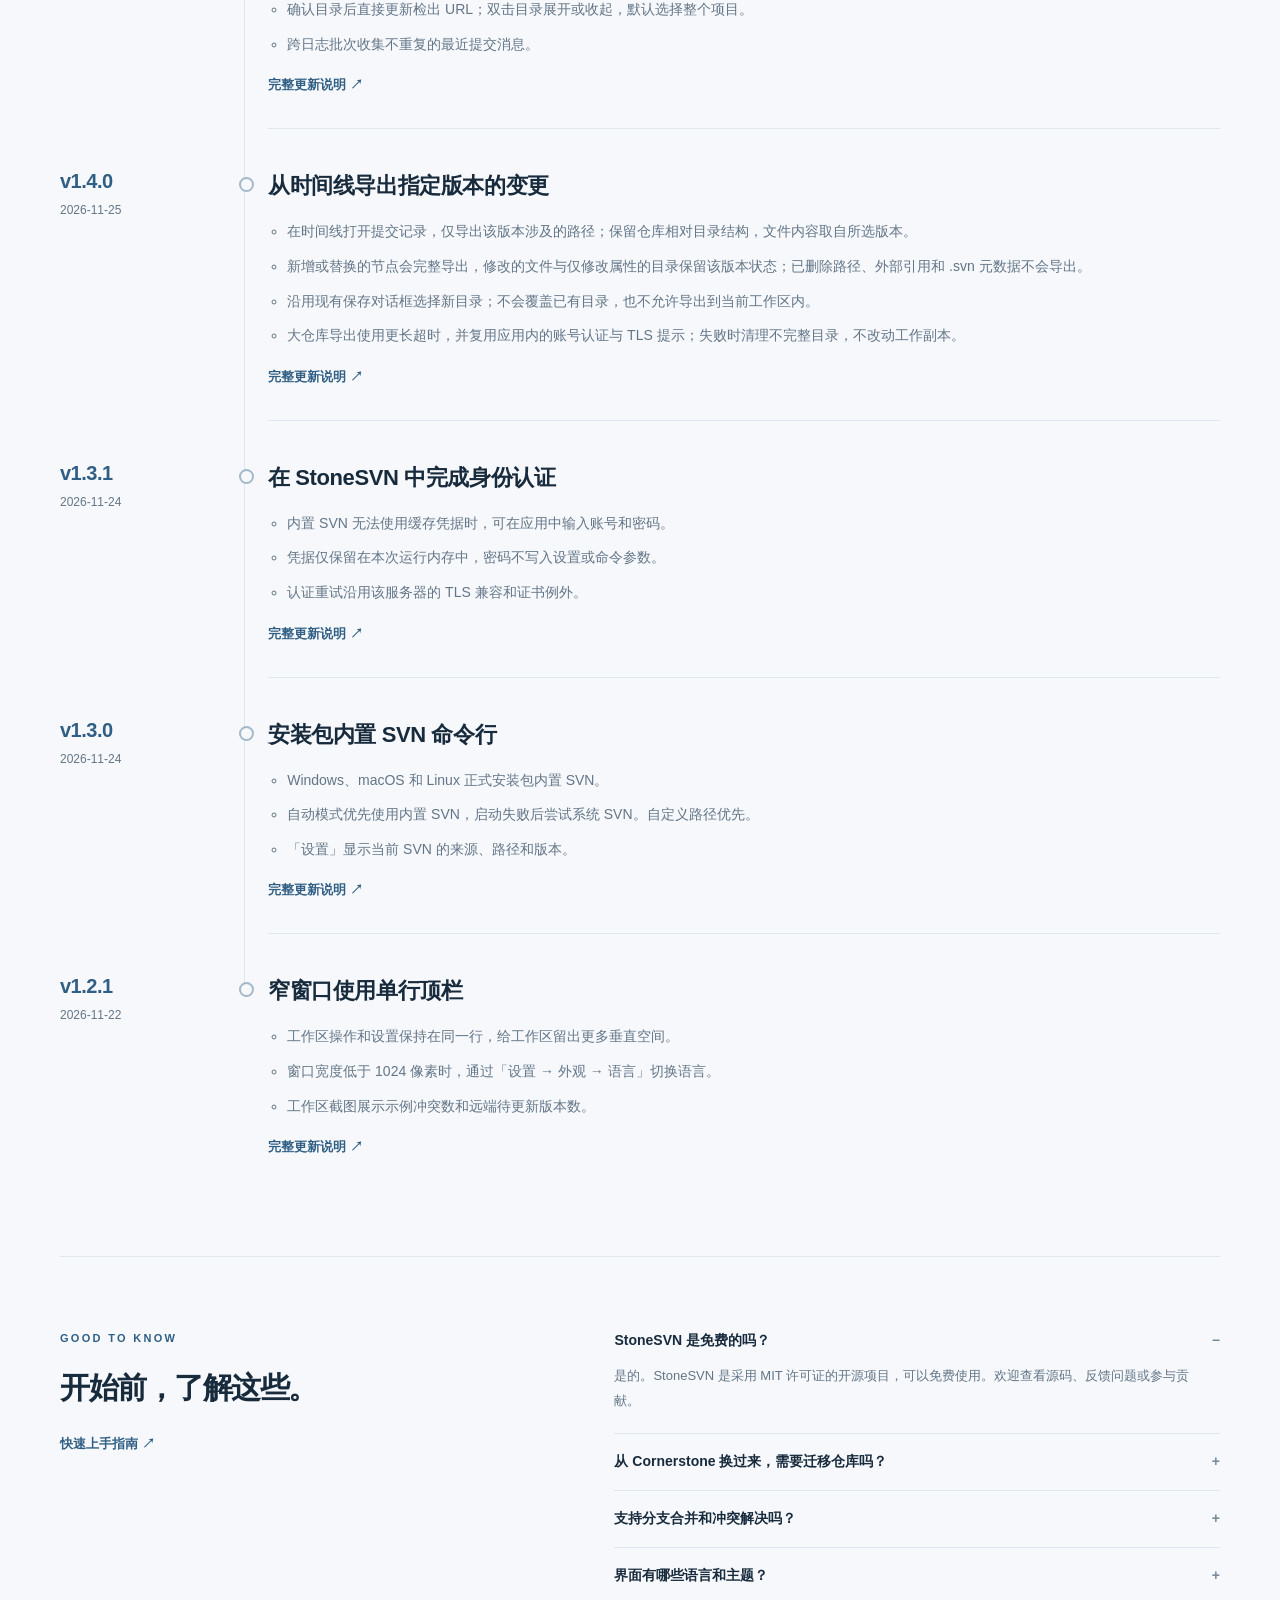
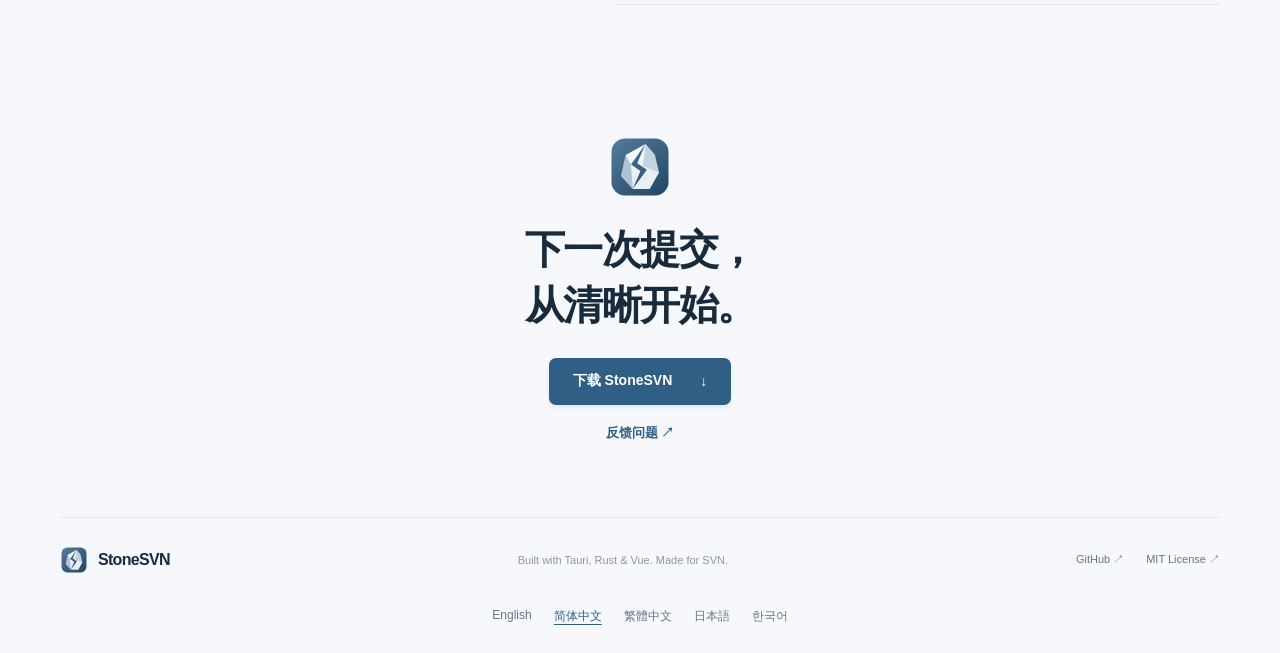
<file: zh-CN/index.html>
<!doctype html>
<html lang="zh-CN">
<head>
<meta name="msvalidate.01" content="617B01F468587422E25C1B739CE78AE4">
<meta name="google-site-verification" content="bcP2uG5483kM7h6wXrJl_gQ1n8JXrFKZnowoo6Uk9mM">
<meta charset="utf-8"><meta name="viewport" content="width=device-width,initial-scale=1">
<meta name="description" content="StoneSVN 是免费开源的 macOS SVN 客户端，也支持 Windows 和 Linux。全局忽略指定文件、按文件或目录选择提交、按文本分块贮藏，让日常 SVN 操作更顺手。">
<meta name="theme-color" content="#f6f8fb"><meta property="og:title" content="StoneSVN · 更顺手的 macOS SVN 客户端，支持全局忽略"><meta property="og:description" content="更顺手的 macOS SVN 工作台。全局忽略指定文件，多个项目共用规则；支持 Windows 和 Linux。"><meta property="og:type" content="website">
<title>StoneSVN · 更顺手的 macOS SVN 客户端，支持全局忽略</title>
<link rel="icon" href="/assets/stone.svg" type="image/svg+xml"><link rel="stylesheet" href="/style.css"><script src="/script.js" defer></script><script src="/releases.js" defer></script>
<link rel="canonical" href="https://stonesvn.github.io/zh-CN/">
<link rel="alternate" hreflang="en" href="https://stonesvn.github.io/en/">
<link rel="alternate" hreflang="zh-CN" href="https://stonesvn.github.io/zh-CN/">
<link rel="alternate" hreflang="zh-TW" href="https://stonesvn.github.io/zh-TW/">
<link rel="alternate" hreflang="ja" href="https://stonesvn.github.io/ja/">
<link rel="alternate" hreflang="ko" href="https://stonesvn.github.io/ko/">
<link rel="alternate" hreflang="x-default" href="https://stonesvn.github.io/en/">
<meta property="og:url" content="https://stonesvn.github.io/zh-CN/">
<meta property="og:site_name" content="StoneSVN">
<meta property="og:locale" content="zh_CN">
<meta property="og:locale:alternate" content="en_US">
<meta property="og:locale:alternate" content="zh_TW">
<meta property="og:locale:alternate" content="ja_JP">
<meta property="og:locale:alternate" content="ko_KR">
<meta property="og:image" content="https://stonesvn.github.io/assets/screenshots/zh-CN-workspace-light.png?v=800e03748c9fc052580ca96dd26383743ad32a0e">
<meta property="og:image:width" content="1440">
<meta property="og:image:height" content="900">
<meta name="twitter:card" content="summary_large_image">
<meta name="twitter:title" content="StoneSVN · 更顺手的 macOS SVN 客户端，支持全局忽略">
<meta name="twitter:description" content="StoneSVN 是免费开源的 macOS SVN 客户端，也支持 Windows 和 Linux。全局忽略指定文件、按文件或目录选择提交、按文本分块贮藏，让日常 SVN 操作更顺手。">
<meta name="twitter:image" content="https://stonesvn.github.io/assets/screenshots/zh-CN-workspace-light.png?v=800e03748c9fc052580ca96dd26383743ad32a0e">
<script type="application/ld+json">{"@context":"https://schema.org","@type":"SoftwareApplication","name":"StoneSVN","applicationCategory":"DeveloperApplication","operatingSystem":"Windows, macOS, Linux","inLanguage":"zh-CN","url":"https://stonesvn.github.io/zh-CN/","description":"StoneSVN 是免费开源的 macOS SVN 客户端，也支持 Windows 和 Linux。全局忽略指定文件、按文件或目录选择提交、按文本分块贮藏，让日常 SVN 操作更顺手。","license":"https://opensource.org/license/mit","downloadUrl":"https://github.com/firzen/StoneSVN/releases/latest","image":"https://stonesvn.github.io/assets/screenshots/zh-CN-workspace-light.png?v=800e03748c9fc052580ca96dd26383743ad32a0e","softwareVersion":"1.5.0","datePublished":"2026-11-27T09:21:38Z","offers":{"@type":"Offer","price":"0","priceCurrency":"USD"}}</script>
</head>
<body>
<a class="skip" href="#main">跳转到正文</a>
<header class="header"><div class="container nav"><a class="brand" href="#" aria-label="StoneSVN 首页"><img src="/assets/stone.svg" alt="" width="36" height="36">StoneSVN</a><nav aria-label="主导航"><a href="#features">功能</a><a href="#download">下载</a><a href="https://github.com/firzen/StoneSVN/blob/main/README.cn.md">文档</a></nav><div class="nav-actions"><label class="language-label"><span aria-hidden="true">◎</span><select id="language" aria-label="Language / 语言"><option value="en">English</option><option value="zh-CN" selected>简体中文</option><option value="zh-TW">繁體中文</option><option value="ja">日本語</option><option value="ko">한국어</option></select></label><a class="github" href="https://github.com/firzen/StoneSVN">GitHub <span aria-hidden="true">↗</span></a></div></div></header>
<main id="main">
<section class="hero container">
<a class="release" data-release-link href="https://github.com/firzen/StoneSVN/releases/tag/v1.5.0"><span class="dot"></span> <span data-release-label data-release-template="{version} 现已发布">v1.5.0 现已发布</span> <span aria-hidden="true">↗</span></a>
<p class="eyebrow">SVN FOR YOUR MAC. AND YOUR EVERYDAY.</p>
<h1>在 Mac 上，<br><span>把 SVN 用顺手。</span></h1>
<p class="intro">全局忽略指定文件，多个项目共用规则。<br>看清差异、选择提交、暂存未完成的修改，让每天的 SVN 操作更从容。</p>
<div class="hero-actions"><a class="button primary" href="#download">免费下载 <span aria-hidden="true">↓</span></a><a class="button secondary" href="https://github.com/firzen/StoneSVN">查看源代码 <span aria-hidden="true">↗</span></a></div>
<p class="platform-note">Windows · macOS · Linux <span> / </span> 开源 · MIT 许可证</p>
<div class="product"><div class="product-bar"><span class="window-dots" aria-hidden="true"><i></i><i></i><i></i></span><span>一个工作台，从变更到提交</span><div class="theme-switch" role="group" aria-label="界面截图主题"><button type="button" data-theme="light" aria-pressed="true">浅色</button><button type="button" data-theme="dark" aria-pressed="false">深色</button></div></div><img id="workspace" data-release="800e03748c9fc052580ca96dd26383743ad32a0e" src="/assets/screenshots/zh-CN-workspace-light.png?v=800e03748c9fc052580ca96dd26383743ad32a0e" width="1440" height="900" alt="StoneSVN 工作台：左侧切换多个项目，中间查看变更文件，右侧审阅文本差异" fetchpriority="high"></div>
<p class="caption">真实应用界面 · 截图使用虚构项目与示例数据</p>
</section>
<div class="principles"><div class="container"><span>一次设置，全局忽略</span><span>按文件与目录选择提交</span><span>按文本分块贮藏</span></div></div>
<section class="ignore-section container" id="features"><div class="ignore-copy"><p class="eyebrow">ONE RULE. EVERY WORKING COPY.</p><h2>不想提交的文件，<br><span>别再反复出现。</span></h2><p class="ignore-intro">日志、系统文件、依赖目录——不必在每个项目里重复过滤，也不必每次提交前再筛一遍。</p><p>在「设置 → 文件过滤」配置并启用规则，所有工作副本共用。匹配项从列表中隐藏，加入版本控制和提交时也会检查范围，减少临时文件混入。</p><a class="text-link" href="https://github.com/firzen/StoneSVN/blob/main/README.cn.md#全局忽略">了解全局忽略规则 ↗</a></div><div class="ignore-example"><div class="rule-header"><span>全局规则示例</span><span class="rule-badge">所有工作副本</span></div><div class="rule-row"><code>.DS_Store</code><span>忽略 Mac 系统文件</span></div><div class="rule-row"><code>*.log</code><span>忽略各层级的日志文件</span></div><div class="rule-row"><code>**/node_modules</code><span>忽略依赖目录及其内容</span></div><p class="rule-footnote">支持文件名、路径和通配符。规则由 StoneSVN 在本机应用，不会修改仓库的 SVN 忽略属性。</p></div></section>
<section class="section container" id="workflow"><div class="section-heading"><p class="eyebrow">A CALMER WORKFLOW</p><h2>每天重复的操作，<br>做起来更顺手。</h2><p>从打开工作副本到提交修改，<br>把日常所需放在顺手的位置。</p></div>
<div class="features"><article><span class="feature-num">01 / WORKSPACES</span><h3>切换项目，草稿还在</h3><p>在常驻项目栏中切换工作副本，拖动即可排序。当前会话按项目保留提交草稿、勾选和筛选条件，回来时接着做。</p></article><article><span class="feature-num">02 / REVIEW & COMMIT</span><h3>只提交这次准备好的改动</h3><p>集中查看文本差异与图片预览，按文件或目录选择提交范围。查看 Diff 后返回，勾选与提交信息依然保留。</p></article><article><span class="feature-num">03 / LOCAL STASH</span><h3>做到一半，先贮藏再切换</h3><p>将整个文件或选中的文本变更块贮藏到本地，稍后恢复到原工作副本。文本补丁也可以复制或导出。</p></article><article><span class="feature-num">04 / RENAME & MOVE</span><h3>改名字、挪位置，历史还在</h3><p>在属性页重命名或移动受控文件与目录，操作后定位新路径。移动目录提交前，校验源目录、目标目录及相关变更是否完整选择。</p></article><article><span class="feature-num">05 / CONFLICTS</span><h3>冲突怎么处理，自己选</h3><p>保留手动解决后的内容，或选择本地／仓库版本。目录与树冲突需先整理文件，解决后再审阅并提交。</p></article><article><span class="feature-num">06 / REVIEW BEFORE REVERT</span><h3>还原之前，先看影响范围</h3><p>递归还原前展开受影响的文件树，确认后再执行。也支持把干净、完整且版本一致的目录恢复到指定历史版本，作为本地修改另行提交。</p></article></div><p class="maintenance-note"><a class="text-link" data-release-link href="https://github.com/firzen/StoneSVN/releases/tag/v1.5.0">查看最新版本更新说明 ↗</a></p>
</section>
<section class="detail-wrap"><div class="container detail"><div><p class="eyebrow">THE DETAILS MATTER</p><h2>文件的来龙去脉，<br>也在眼前。</h2><p>浏览项目文件树、搜索文件、编辑 SVN 属性，或沿着提交时间线查看历史差异。日常维护，不必来回寻找入口。</p><ul><li>按作者、关键词和日期筛选提交历史</li><li>浏览文件历史，比较版本间的差异</li><li>导出不含 .svn 的工作副本内容</li><li>统一配置所有工作副本的文件过滤规则</li></ul><a class="text-link" href="https://github.com/firzen/StoneSVN/blob/main/docs/user-guide.md">探索使用手册 <span aria-hidden="true">↗</span></a></div><figure><img src="/assets/screenshots/zh-CN-properties.png?v=800e03748c9fc052580ca96dd26383743ad32a0e" alt="StoneSVN 属性页，展示文件树、文件信息和 SVN 属性编辑" width="1440" height="900" loading="lazy"><figcaption>文件浏览与属性管理 · 示例数据</figcaption></figure></div></section>
<section class="section container downloads" id="download"><div class="section-heading centered"><p class="eyebrow">MAKE YOURSELF AT HOME</p><h2>你的系统，你的工作台。</h2><p>同一个 StoneSVN，陪你在不同平台上工作。<br>免费使用，源码开放。</p></div><div class="download-grid">
<article class="download-card"><div class="os-icon" aria-hidden="true">⌘</div><h3>macOS</h3><p>为你的 Mac 选择对应芯片版本</p><a class="button primary" data-release-asset="mac-arm" href="https://github.com/firzen/StoneSVN/releases/latest">Apple 芯片 <span>↓ .dmg</span></a><a class="button secondary" data-release-asset="mac-intel" href="https://github.com/firzen/StoneSVN/releases/latest">Intel 芯片 <span>↓ .dmg</span></a><small>在「关于本机」中查看芯片类型</small></article>
<article class="download-card"><div class="os-icon windows" aria-hidden="true">⊞</div><h3>Windows</h3><p>适用于 x64 设备</p><a class="button primary" data-release-asset="windows-exe" href="https://github.com/firzen/StoneSVN/releases/latest">下载安装程序 <span>↓ .exe</span></a><a class="button secondary" data-release-asset="windows-msi" href="https://github.com/firzen/StoneSVN/releases/latest">下载 MSI 安装包 <span>↓ .msi</span></a><small>安装后配置本机 SVN CLI</small></article>
<article class="download-card"><div class="os-icon" aria-hidden="true">&gt;_</div><h3>Linux</h3><p>适用于 x86_64 / amd64 设备</p><a class="button primary" data-release-asset="linux-appimage" href="https://github.com/firzen/StoneSVN/releases/latest">下载 AppImage <span>↓</span></a><div class="linux-links"><a data-release-asset="linux-deb" href="https://github.com/firzen/StoneSVN/releases/latest">Debian / Ubuntu .deb ↗</a><a data-release-asset="linux-rpm" href="https://github.com/firzen/StoneSVN/releases/latest">Fedora / RHEL .rpm ↗</a></div><small>使用系统提供的 SVN 命令行工具</small></article></div>
<p class="release-note"><span data-release-label data-release-template="当前版本 {version}">当前版本 v1.5.0</span> <span>·</span> <a data-release-link href="https://github.com/firzen/StoneSVN/releases/tag/v1.5.0">更新日志与所有安装包 ↗</a></p>
<div class="install-note"><span aria-hidden="true">ⓘ</span><p><strong>开始之前</strong>　StoneSVN 需要本机安装 SVN CLI。首次启动会自动查找，也可以在设置中指定路径。macOS 安装包尚未经过苹果公证；首次打开若被拦截，请在「系统设置 → 隐私与安全性」中选择「仍要打开」。<a href="https://github.com/firzen/StoneSVN/blob/main/docs/macos-distribution.md">查看说明 ↗</a></p></div></section>
<section class="section container release-history" id="release-notes" aria-labelledby="release-heading"><h2 id="release-heading">最新更新</h2><ol class="release-timeline" role="list"><li class="release-entry is-latest"><div class="release-meta"><a class="release-version" href="https://github.com/firzen/StoneSVN/releases/tag/v1.5.0">v1.5.0</a><time datetime="2026-11-27T09:21:38Z">2026-11-27</time><span class="release-latest">最新版本</span></div><article class="release-content" aria-labelledby="release-v1.5.0"><h3 id="release-v1.5.0">检出前浏览远程文件树</h3><ul><li>弹窗浏览远程目录和文件，沿用属性文件树的图标与字体。</li><li>确认目录后直接更新检出 URL；双击目录展开或收起，默认选择整个项目。</li><li>跨日志批次收集不重复的最近提交消息。</li></ul><a class="text-link" href="https://github.com/firzen/StoneSVN/releases/tag/v1.5.0">完整更新说明 ↗</a></article></li><li class="release-entry"><div class="release-meta"><a class="release-version" href="https://github.com/firzen/StoneSVN/releases/tag/v1.4.0">v1.4.0</a><time datetime="2026-11-25T08:17:27Z">2026-11-25</time></div><article class="release-content" aria-labelledby="release-v1.4.0"><h3 id="release-v1.4.0">从时间线导出指定版本的变更</h3><ul><li>在时间线打开提交记录，仅导出该版本涉及的路径；保留仓库相对目录结构，文件内容取自所选版本。</li><li>新增或替换的节点会完整导出，修改的文件与仅修改属性的目录保留该版本状态；已删除路径、外部引用和 .svn 元数据不会导出。</li><li>沿用现有保存对话框选择新目录；不会覆盖已有目录，也不允许导出到当前工作区内。</li><li>大仓库导出使用更长超时，并复用应用内的账号认证与 TLS 提示；失败时清理不完整目录，不改动工作副本。</li></ul><a class="text-link" href="https://github.com/firzen/StoneSVN/releases/tag/v1.4.0">完整更新说明 ↗</a></article></li><li class="release-entry"><div class="release-meta"><a class="release-version" href="https://github.com/firzen/StoneSVN/releases/tag/v1.3.1">v1.3.1</a><time datetime="2026-11-24T16:03:08Z">2026-11-24</time></div><article class="release-content" aria-labelledby="release-v1.3.1"><h3 id="release-v1.3.1">在 StoneSVN 中完成身份认证</h3><ul><li>内置 SVN 无法使用缓存凭据时，可在应用中输入账号和密码。</li><li>凭据仅保留在本次运行内存中，密码不写入设置或命令参数。</li><li>认证重试沿用该服务器的 TLS 兼容和证书例外。</li></ul><a class="text-link" href="https://github.com/firzen/StoneSVN/releases/tag/v1.3.1">完整更新说明 ↗</a></article></li><li class="release-entry"><div class="release-meta"><a class="release-version" href="https://github.com/firzen/StoneSVN/releases/tag/v1.3.0">v1.3.0</a><time datetime="2026-11-24T14:22:38Z">2026-11-24</time></div><article class="release-content" aria-labelledby="release-v1.3.0"><h3 id="release-v1.3.0">安装包内置 SVN 命令行</h3><ul><li>Windows、macOS 和 Linux 正式安装包内置 SVN。</li><li>自动模式优先使用内置 SVN，启动失败后尝试系统 SVN。自定义路径优先。</li><li>「设置」显示当前 SVN 的来源、路径和版本。</li></ul><a class="text-link" href="https://github.com/firzen/StoneSVN/releases/tag/v1.3.0">完整更新说明 ↗</a></article></li><li class="release-entry"><div class="release-meta"><a class="release-version" href="https://github.com/firzen/StoneSVN/releases/tag/v1.2.1">v1.2.1</a><time datetime="2026-11-22T16:05:21Z">2026-11-22</time></div><article class="release-content" aria-labelledby="release-v1.2.1"><h3 id="release-v1.2.1">窄窗口使用单行顶栏</h3><ul><li>工作区操作和设置保持在同一行，给工作区留出更多垂直空间。</li><li>窗口宽度低于 1024 像素时，通过「设置 → 外观 → 语言」切换语言。</li><li>工作区截图展示示例冲突数和远端待更新版本数。</li></ul><a class="text-link" href="https://github.com/firzen/StoneSVN/releases/tag/v1.2.1">完整更新说明 ↗</a></article></li></ol></section><section class="faq-section container"><div><p class="eyebrow">GOOD TO KNOW</p><h2>开始前，了解这些。</h2><a class="text-link" href="https://github.com/firzen/StoneSVN/blob/main/QUICKSTART.md">快速上手指南 ↗</a></div><div class="faq"><details open><summary>StoneSVN 是免费的吗？</summary><p>是的。StoneSVN 是采用 MIT 许可证的开源项目，可以免费使用。欢迎查看源码、反馈问题或参与贡献。</p></details><details><summary>从 Cornerstone 换过来，需要迁移仓库吗？</summary><p>不需要。StoneSVN 调用本机 SVN CLI，可打开已有的 SVN 工作副本，也可以从远程仓库检出。首次使用建议先查看快速上手指南。</p></details><details><summary>支持分支合并和冲突解决吗？</summary><p>支持冲突解决：可保留手动解决后的内容，或选择本地／仓库版本；目录和树冲突先手动整理，再标记解决。Switch、通用 Merge 和逐行 Blame 暂未提供完整界面。</p></details><details><summary>界面有哪些语言和主题？</summary><p>支持简体中文、繁体中文、英语、日语和韩语，提供浅色与深色主题，可在设置中切换。</p></details></div></section>
<section class="closing container"><img src="/assets/stone.svg" alt="" width="64" height="64"><h2>下一次提交，<br>从清晰开始。</h2><a class="button primary" href="#download">下载 StoneSVN <span aria-hidden="true">↓</span></a><a class="text-link" href="https://github.com/firzen/StoneSVN/issues">反馈问题 ↗</a></section>
</main>
<footer class="container footer"><a class="brand" href="#"><img src="/assets/stone.svg" alt="" width="28" height="28">StoneSVN</a><span>Built with Tauri, Rust & Vue. Made for SVN.</span><div><a href="https://github.com/firzen/StoneSVN">GitHub ↗</a><a href="https://github.com/firzen/StoneSVN/blob/main/LICENSE">MIT License ↗</a></div></footer><nav class="language-links container" aria-label="Languages"><a href="/en/" lang="en" hreflang="en">English</a><a href="/zh-CN/" lang="zh-CN" hreflang="zh-CN" aria-current="page">简体中文</a><a href="/zh-TW/" lang="zh-TW" hreflang="zh-TW">繁體中文</a><a href="/ja/" lang="ja" hreflang="ja">日本語</a><a href="/ko/" lang="ko" hreflang="ko">한국어</a></nav>
</body></html>
</file>
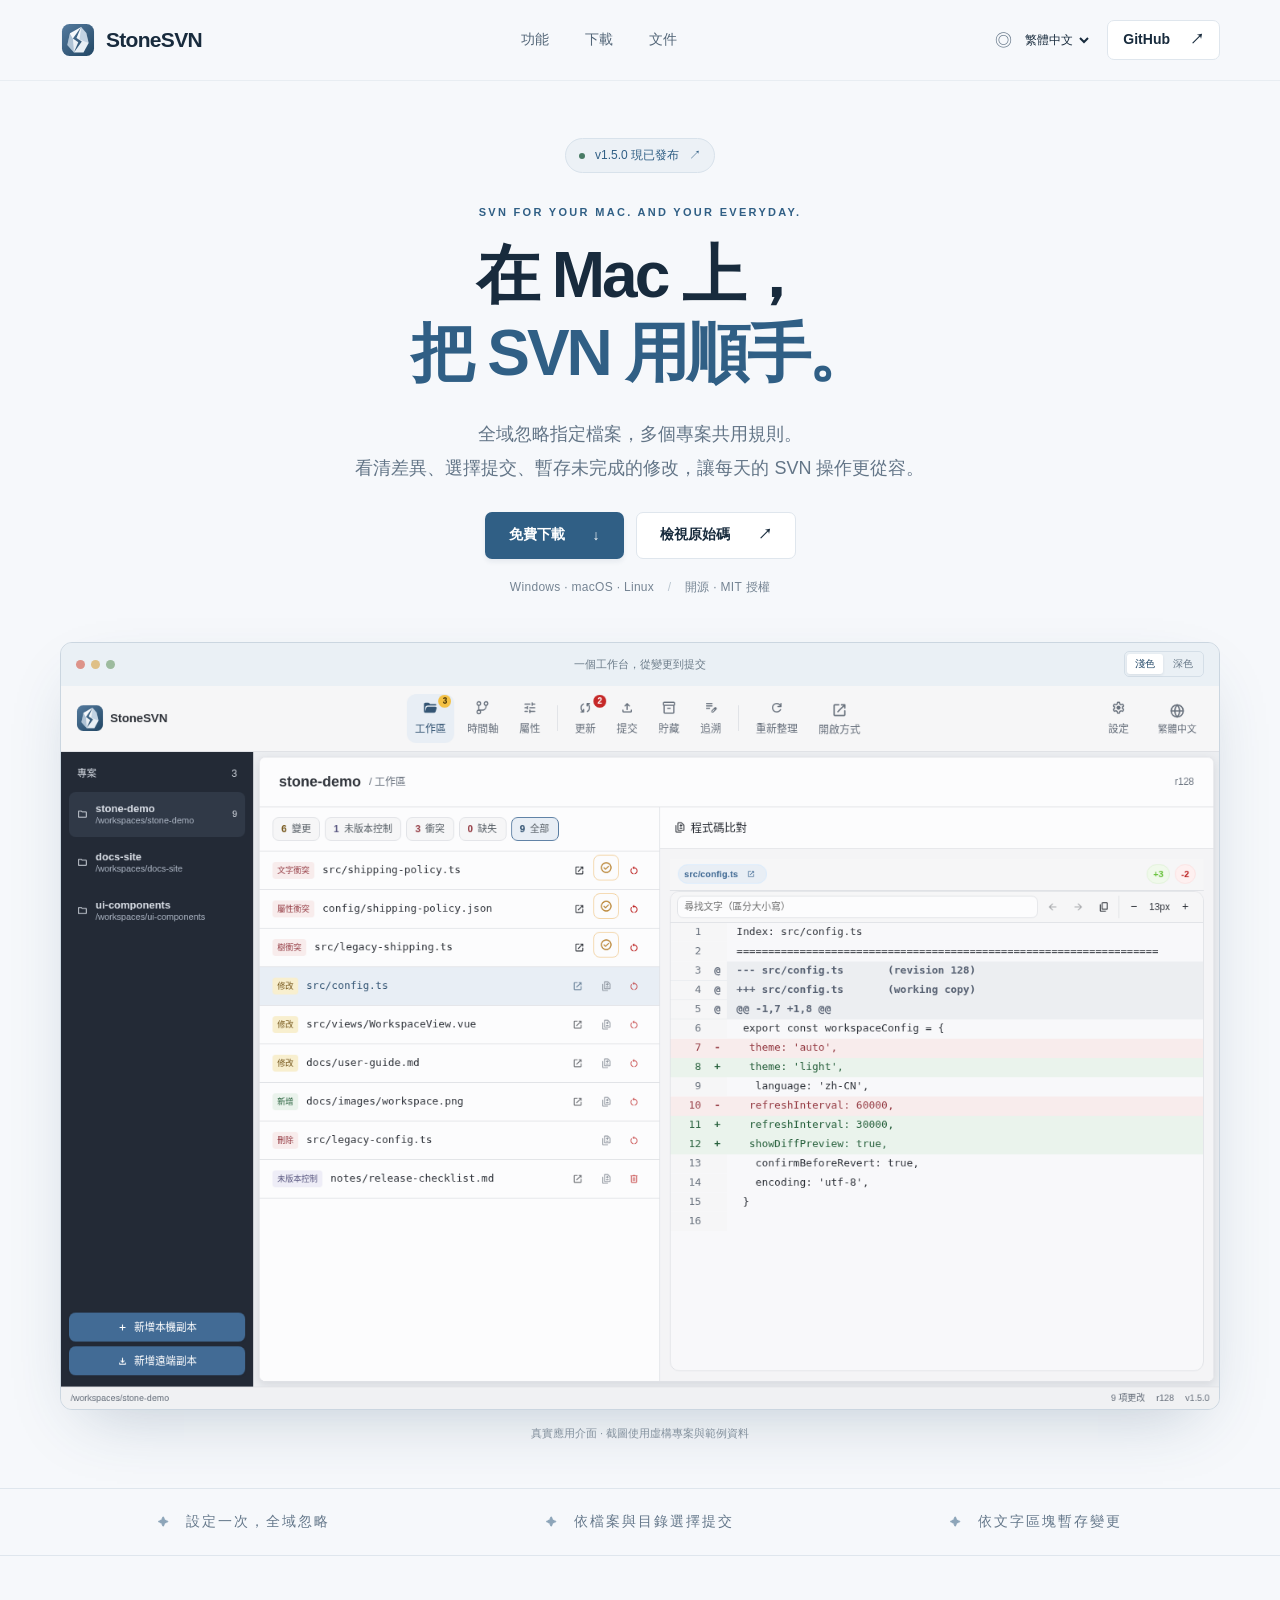
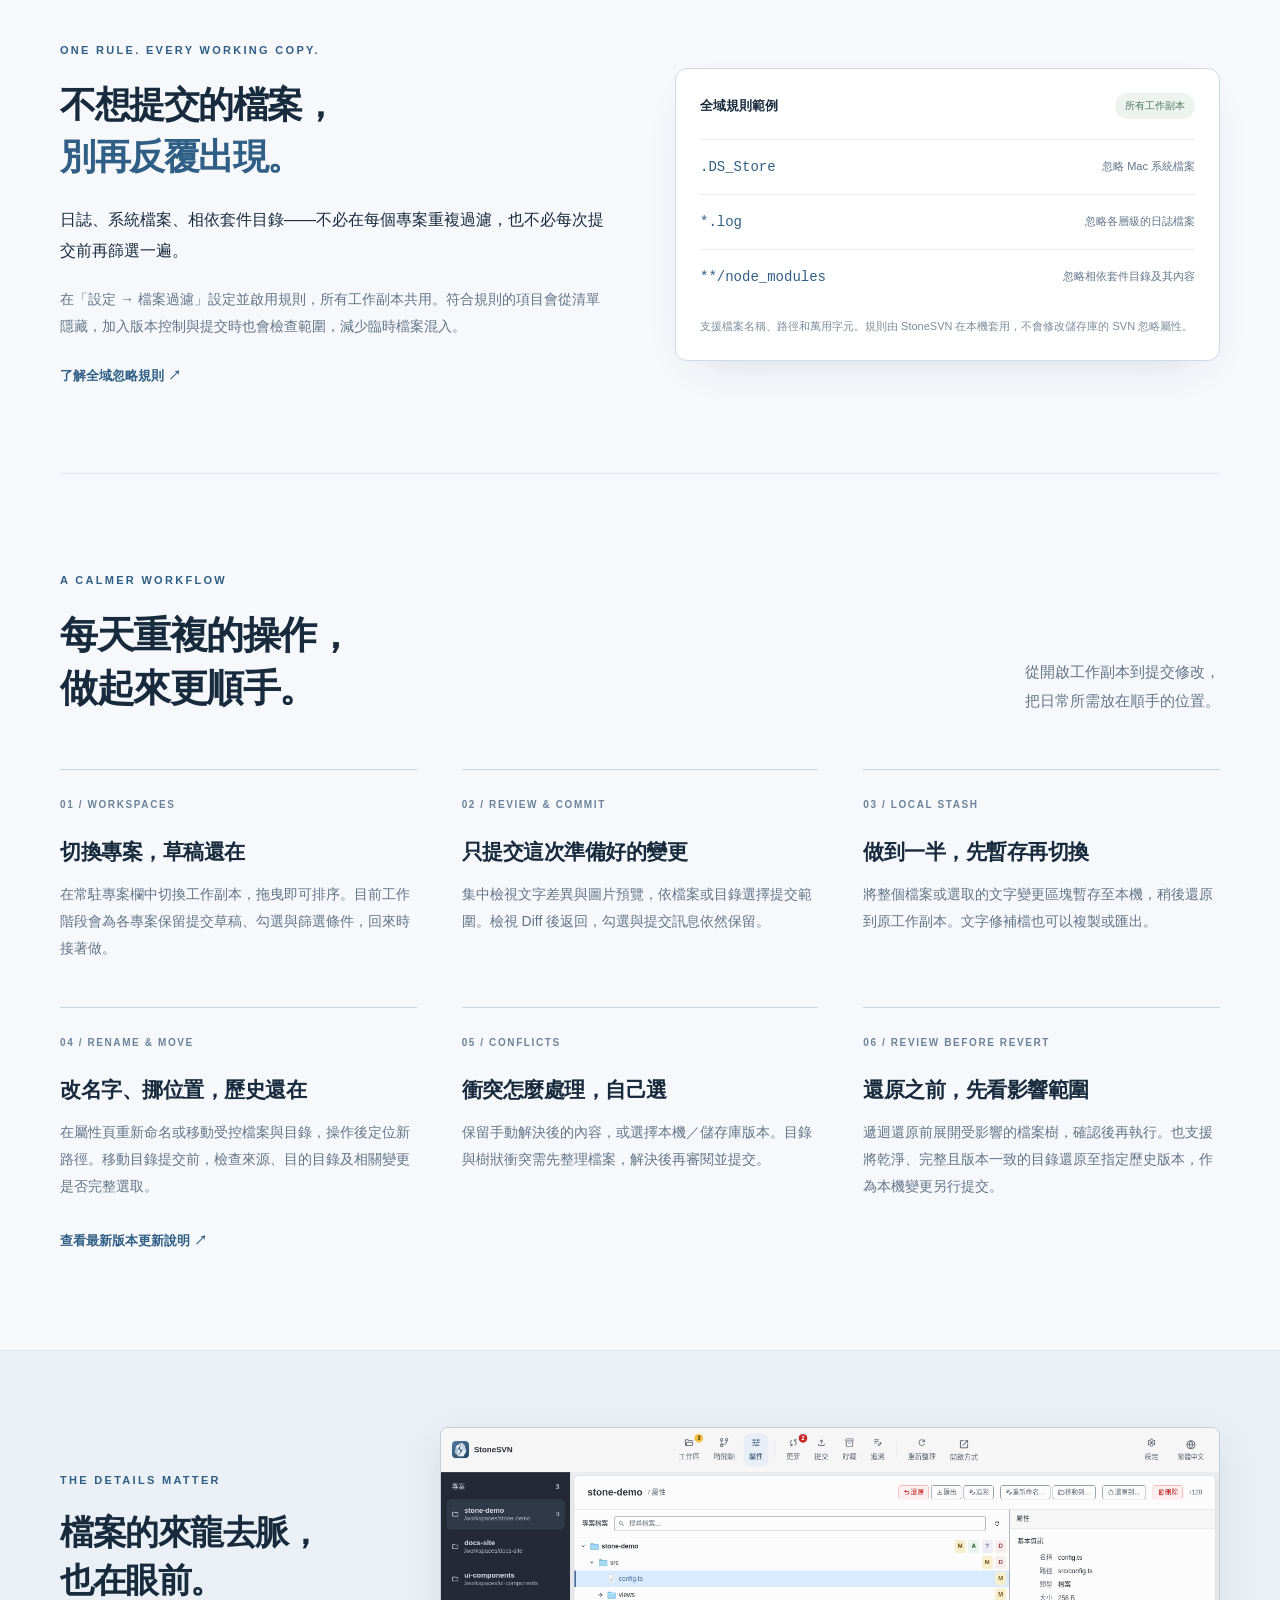
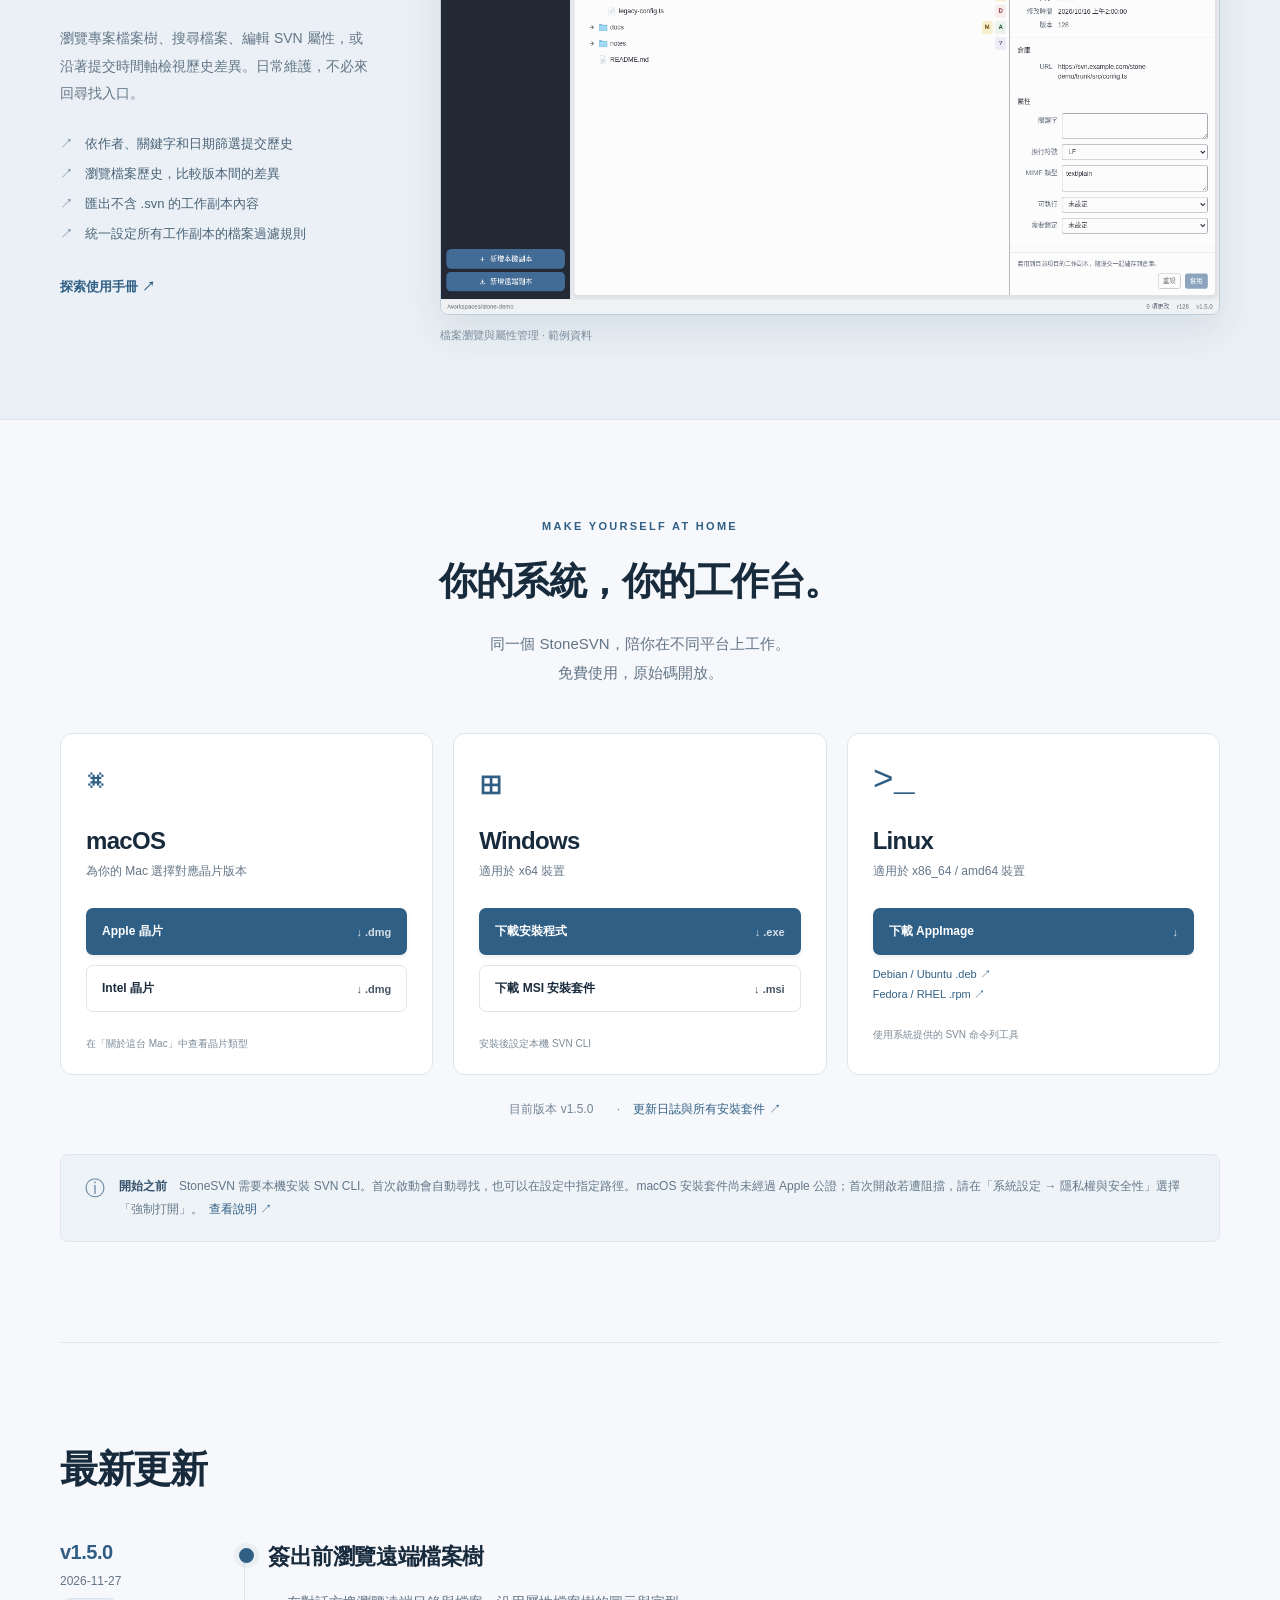
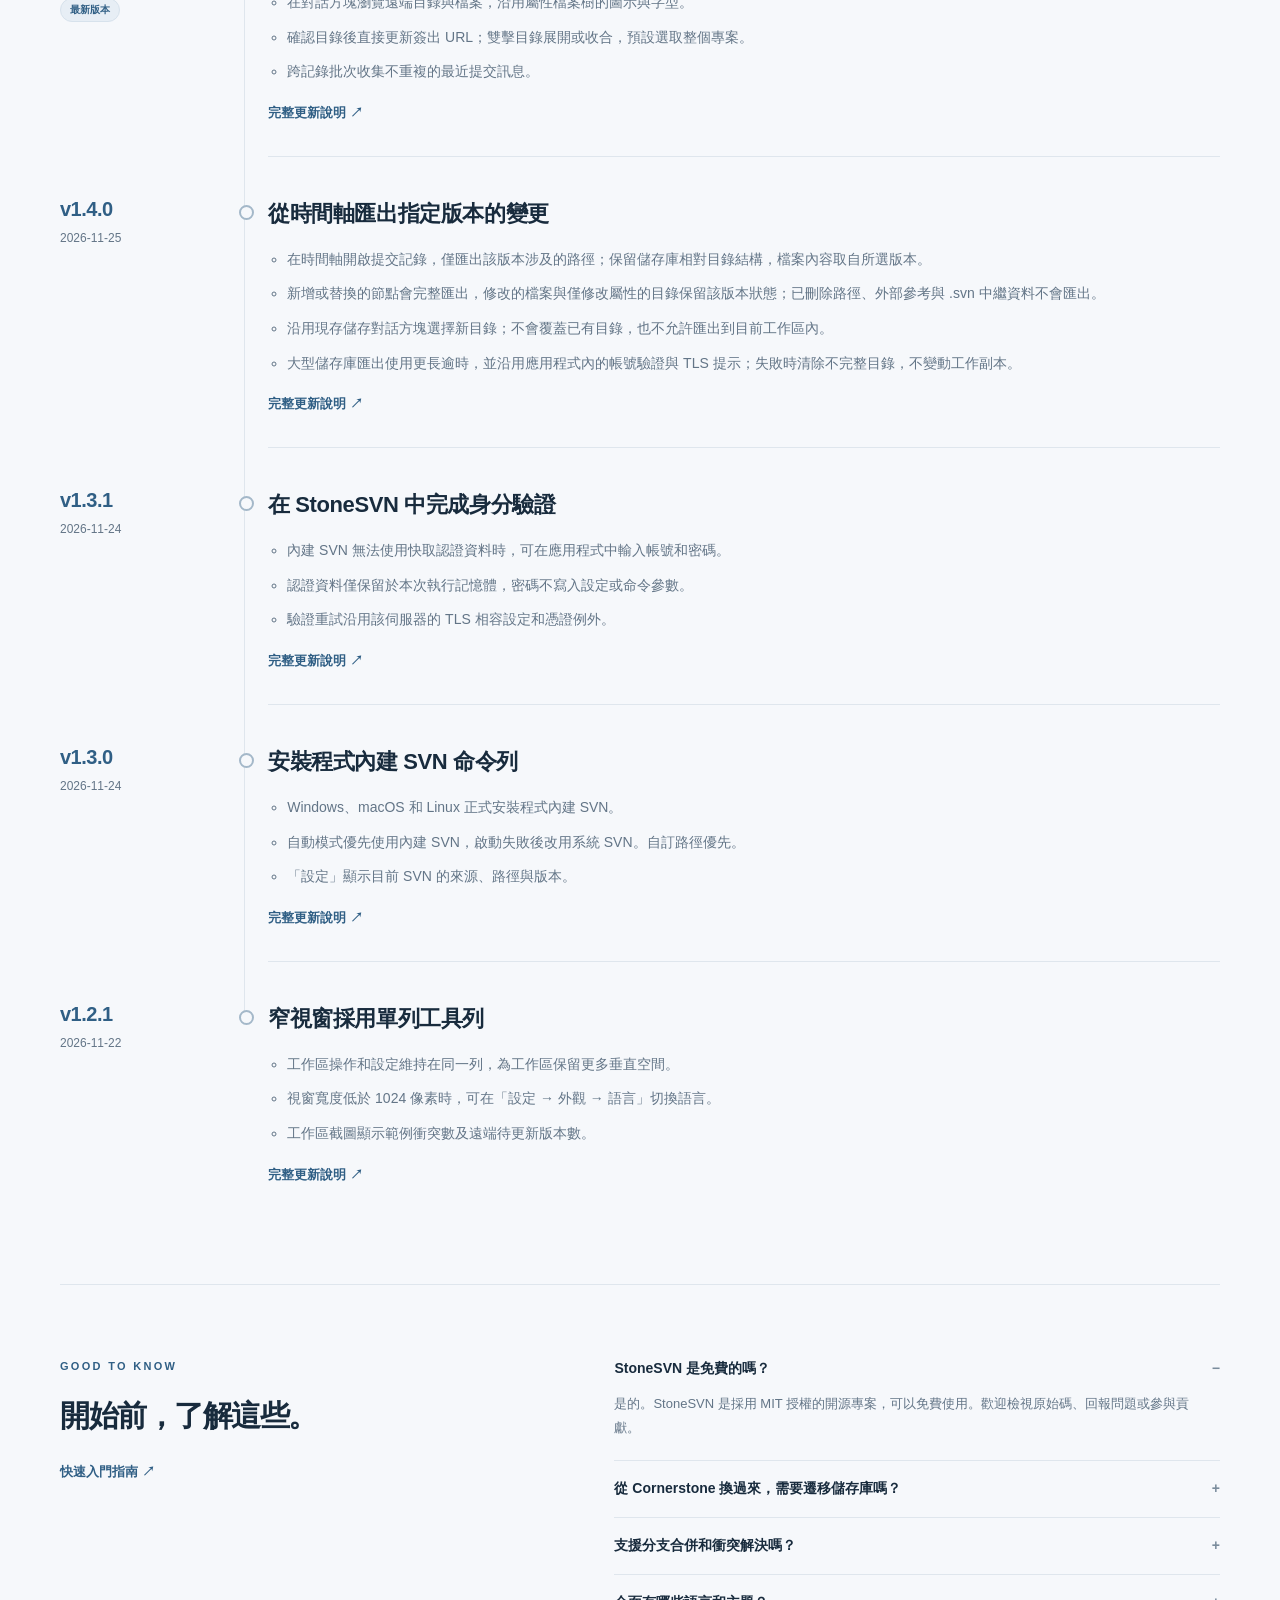
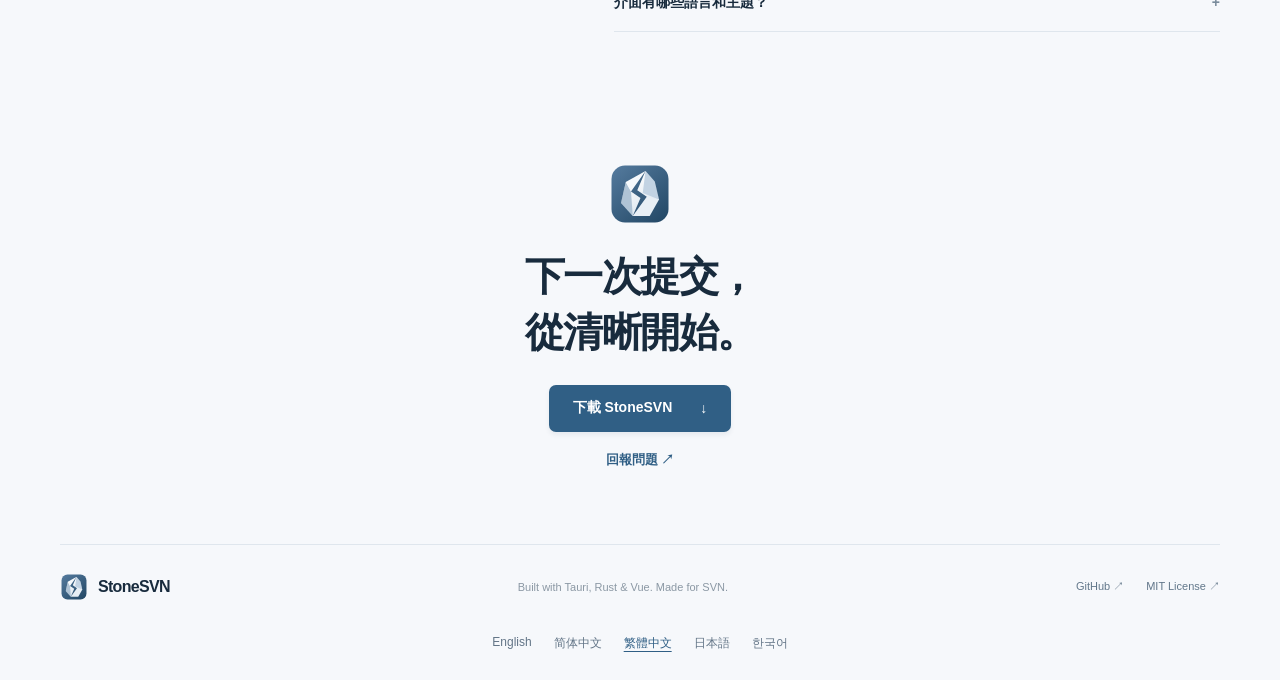
<file: zh-TW/index.html>
<!doctype html>
<html lang="zh-TW">
<head>
<meta name="msvalidate.01" content="617B01F468587422E25C1B739CE78AE4">
<meta name="google-site-verification" content="bcP2uG5483kM7h6wXrJl_gQ1n8JXrFKZnowoo6Uk9mM">
<meta charset="utf-8"><meta name="viewport" content="width=device-width,initial-scale=1">
<meta name="description" content="StoneSVN 是免費開源的 macOS SVN 用戶端，也支援 Windows 和 Linux。全域忽略指定檔案、依檔案或目錄選擇提交、依文字區塊暫存變更，讓日常 SVN 操作更順手。">
<meta name="theme-color" content="#f6f8fb"><meta property="og:title" content="StoneSVN · 更順手的 macOS SVN 用戶端，支援全域忽略"><meta property="og:description" content="StoneSVN 是免費開源的 macOS SVN 用戶端，也支援 Windows 和 Linux。全域忽略指定檔案、依檔案或目錄選擇提交、依文字區塊暫存變更，讓日常 SVN 操作更順手。"><meta property="og:type" content="website">
<title>StoneSVN · 更順手的 macOS SVN 用戶端，支援全域忽略</title>
<link rel="icon" href="/assets/stone.svg" type="image/svg+xml"><link rel="stylesheet" href="/style.css"><script src="/script.js" defer></script><script src="/releases.js" defer></script>
<link rel="canonical" href="https://stonesvn.github.io/zh-TW/">
<link rel="alternate" hreflang="en" href="https://stonesvn.github.io/en/">
<link rel="alternate" hreflang="zh-CN" href="https://stonesvn.github.io/zh-CN/">
<link rel="alternate" hreflang="zh-TW" href="https://stonesvn.github.io/zh-TW/">
<link rel="alternate" hreflang="ja" href="https://stonesvn.github.io/ja/">
<link rel="alternate" hreflang="ko" href="https://stonesvn.github.io/ko/">
<link rel="alternate" hreflang="x-default" href="https://stonesvn.github.io/en/">
<meta property="og:url" content="https://stonesvn.github.io/zh-TW/">
<meta property="og:site_name" content="StoneSVN">
<meta property="og:locale" content="zh_TW">
<meta property="og:locale:alternate" content="en_US">
<meta property="og:locale:alternate" content="zh_CN">
<meta property="og:locale:alternate" content="ja_JP">
<meta property="og:locale:alternate" content="ko_KR">
<meta property="og:image" content="https://stonesvn.github.io/assets/screenshots/zh-TW-workspace-light.png?v=800e03748c9fc052580ca96dd26383743ad32a0e">
<meta property="og:image:width" content="1440">
<meta property="og:image:height" content="900">
<meta name="twitter:card" content="summary_large_image">
<meta name="twitter:title" content="StoneSVN · 更順手的 macOS SVN 用戶端，支援全域忽略">
<meta name="twitter:description" content="StoneSVN 是免費開源的 macOS SVN 用戶端，也支援 Windows 和 Linux。全域忽略指定檔案、依檔案或目錄選擇提交、依文字區塊暫存變更，讓日常 SVN 操作更順手。">
<meta name="twitter:image" content="https://stonesvn.github.io/assets/screenshots/zh-TW-workspace-light.png?v=800e03748c9fc052580ca96dd26383743ad32a0e">
<script type="application/ld+json">{"@context":"https://schema.org","@type":"SoftwareApplication","name":"StoneSVN","applicationCategory":"DeveloperApplication","operatingSystem":"Windows, macOS, Linux","inLanguage":"zh-TW","url":"https://stonesvn.github.io/zh-TW/","description":"StoneSVN 是免費開源的 macOS SVN 用戶端，也支援 Windows 和 Linux。全域忽略指定檔案、依檔案或目錄選擇提交、依文字區塊暫存變更，讓日常 SVN 操作更順手。","license":"https://opensource.org/license/mit","downloadUrl":"https://github.com/firzen/StoneSVN/releases/latest","image":"https://stonesvn.github.io/assets/screenshots/zh-TW-workspace-light.png?v=800e03748c9fc052580ca96dd26383743ad32a0e","softwareVersion":"1.5.0","datePublished":"2026-11-27T09:21:38Z","offers":{"@type":"Offer","price":"0","priceCurrency":"USD"}}</script>
</head>
<body>
<a class="skip" href="#main">跳至正文</a>
<header class="header"><div class="container nav"><a class="brand" href="#" aria-label="StoneSVN 首頁"><img src="/assets/stone.svg" alt="" width="36" height="36">StoneSVN</a><nav aria-label="主導覽"><a href="#features">功能</a><a href="#download">下載</a><a href="https://github.com/firzen/StoneSVN/blob/main/README.zh-TW.md">文件</a></nav><div class="nav-actions"><label class="language-label"><span aria-hidden="true">◎</span><select id="language" aria-label="Language / 语言"><option value="en">English</option><option value="zh-CN">简体中文</option><option value="zh-TW" selected>繁體中文</option><option value="ja">日本語</option><option value="ko">한국어</option></select></label><a class="github" href="https://github.com/firzen/StoneSVN">GitHub <span aria-hidden="true">↗</span></a></div></div></header>
<main id="main">
<section class="hero container">
<a class="release" data-release-link href="https://github.com/firzen/StoneSVN/releases/tag/v1.5.0"><span class="dot"></span> <span data-release-label data-release-template="{version} 現已發布">v1.5.0 現已發布</span> <span aria-hidden="true">↗</span></a>
<p class="eyebrow">SVN FOR YOUR MAC. AND YOUR EVERYDAY.</p>
<h1>在 Mac 上，<br><span>把 SVN 用順手。</span></h1>
<p class="intro">全域忽略指定檔案，多個專案共用規則。<br>看清差異、選擇提交、暫存未完成的修改，讓每天的 SVN 操作更從容。</p>
<div class="hero-actions"><a class="button primary" href="#download">免費下載 <span aria-hidden="true">↓</span></a><a class="button secondary" href="https://github.com/firzen/StoneSVN">檢視原始碼 <span aria-hidden="true">↗</span></a></div>
<p class="platform-note">Windows · macOS · Linux <span> / </span> 開源 · MIT 授權</p>
<div class="product"><div class="product-bar"><span class="window-dots" aria-hidden="true"><i></i><i></i><i></i></span><span>一個工作台，從變更到提交</span><div class="theme-switch" role="group" aria-label="介面截圖主題"><button type="button" data-theme="light" aria-pressed="true">淺色</button><button type="button" data-theme="dark" aria-pressed="false">深色</button></div></div><img id="workspace" data-release="800e03748c9fc052580ca96dd26383743ad32a0e" src="/assets/screenshots/zh-TW-workspace-light.png?v=800e03748c9fc052580ca96dd26383743ad32a0e" width="1440" height="900" alt="StoneSVN 工作台：左側切換多個專案，中間檢視變更檔案，右側審閱文字差異" fetchpriority="high"></div>
<p class="caption">真實應用介面 · 截圖使用虛構專案與範例資料</p>
</section>
<div class="principles"><div class="container"><span>設定一次，全域忽略</span><span>依檔案與目錄選擇提交</span><span>依文字區塊暫存變更</span></div></div>
<section class="ignore-section container" id="features"><div class="ignore-copy"><p class="eyebrow">ONE RULE. EVERY WORKING COPY.</p><h2>不想提交的檔案，<br><span>別再反覆出現。</span></h2><p class="ignore-intro">日誌、系統檔案、相依套件目錄——不必在每個專案重複過濾，也不必每次提交前再篩選一遍。</p><p>在「設定 → 檔案過濾」設定並啟用規則，所有工作副本共用。符合規則的項目會從清單隱藏，加入版本控制與提交時也會檢查範圍，減少臨時檔案混入。</p><a class="text-link" href="https://github.com/firzen/StoneSVN/blob/main/README.md#global-ignore-rules">了解全域忽略規則 ↗</a></div><div class="ignore-example"><div class="rule-header"><span>全域規則範例</span><span class="rule-badge">所有工作副本</span></div><div class="rule-row"><code>.DS_Store</code><span>忽略 Mac 系統檔案</span></div><div class="rule-row"><code>*.log</code><span>忽略各層級的日誌檔案</span></div><div class="rule-row"><code>**/node_modules</code><span>忽略相依套件目錄及其內容</span></div><p class="rule-footnote">支援檔案名稱、路徑和萬用字元。規則由 StoneSVN 在本機套用，不會修改儲存庫的 SVN 忽略屬性。</p></div></section>
<section class="section container" id="workflow"><div class="section-heading"><p class="eyebrow">A CALMER WORKFLOW</p><h2>每天重複的操作，<br>做起來更順手。</h2><p>從開啟工作副本到提交修改，<br>把日常所需放在順手的位置。</p></div>
<div class="features"><article><span class="feature-num">01 / WORKSPACES</span><h3>切換專案，草稿還在</h3><p>在常駐專案欄中切換工作副本，拖曳即可排序。目前工作階段會為各專案保留提交草稿、勾選與篩選條件，回來時接著做。</p></article><article><span class="feature-num">02 / REVIEW & COMMIT</span><h3>只提交這次準備好的變更</h3><p>集中檢視文字差異與圖片預覽，依檔案或目錄選擇提交範圍。檢視 Diff 後返回，勾選與提交訊息依然保留。</p></article><article><span class="feature-num">03 / LOCAL STASH</span><h3>做到一半，先暫存再切換</h3><p>將整個檔案或選取的文字變更區塊暫存至本機，稍後還原到原工作副本。文字修補檔也可以複製或匯出。</p></article><article><span class="feature-num">04 / RENAME & MOVE</span><h3>改名字、挪位置，歷史還在</h3><p>在屬性頁重新命名或移動受控檔案與目錄，操作後定位新路徑。移動目錄提交前，檢查來源、目的目錄及相關變更是否完整選取。</p></article><article><span class="feature-num">05 / CONFLICTS</span><h3>衝突怎麼處理，自己選</h3><p>保留手動解決後的內容，或選擇本機／儲存庫版本。目錄與樹狀衝突需先整理檔案，解決後再審閱並提交。</p></article><article><span class="feature-num">06 / REVIEW BEFORE REVERT</span><h3>還原之前，先看影響範圍</h3><p>遞迴還原前展開受影響的檔案樹，確認後再執行。也支援將乾淨、完整且版本一致的目錄還原至指定歷史版本，作為本機變更另行提交。</p></article></div><p class="maintenance-note"><a class="text-link" data-release-link href="https://github.com/firzen/StoneSVN/releases/tag/v1.5.0">查看最新版本更新說明 ↗</a></p>
</section>
<section class="detail-wrap"><div class="container detail"><div><p class="eyebrow">THE DETAILS MATTER</p><h2>檔案的來龍去脈，<br>也在眼前。</h2><p>瀏覽專案檔案樹、搜尋檔案、編輯 SVN 屬性，或沿著提交時間軸檢視歷史差異。日常維護，不必來回尋找入口。</p><ul><li>依作者、關鍵字和日期篩選提交歷史</li><li>瀏覽檔案歷史，比較版本間的差異</li><li>匯出不含 .svn 的工作副本內容</li><li>統一設定所有工作副本的檔案過濾規則</li></ul><a class="text-link" href="https://github.com/firzen/StoneSVN/blob/main/docs/user-guide.md">探索使用手冊 <span aria-hidden="true">↗</span></a></div><figure><img src="/assets/screenshots/zh-TW-properties.png?v=800e03748c9fc052580ca96dd26383743ad32a0e" alt="StoneSVN 屬性頁，顯示檔案樹、檔案資訊和 SVN 屬性編輯" width="1440" height="900" loading="lazy"><figcaption>檔案瀏覽與屬性管理 · 範例資料</figcaption></figure></div></section>
<section class="section container downloads" id="download"><div class="section-heading centered"><p class="eyebrow">MAKE YOURSELF AT HOME</p><h2>你的系統，你的工作台。</h2><p>同一個 StoneSVN，陪你在不同平台上工作。<br>免費使用，原始碼開放。</p></div><div class="download-grid">
<article class="download-card"><div class="os-icon" aria-hidden="true">⌘</div><h3>macOS</h3><p>為你的 Mac 選擇對應晶片版本</p><a class="button primary" data-release-asset="mac-arm" href="https://github.com/firzen/StoneSVN/releases/latest">Apple 晶片 <span>↓ .dmg</span></a><a class="button secondary" data-release-asset="mac-intel" href="https://github.com/firzen/StoneSVN/releases/latest">Intel 晶片 <span>↓ .dmg</span></a><small>在「關於這台 Mac」中查看晶片類型</small></article>
<article class="download-card"><div class="os-icon windows" aria-hidden="true">⊞</div><h3>Windows</h3><p>適用於 x64 裝置</p><a class="button primary" data-release-asset="windows-exe" href="https://github.com/firzen/StoneSVN/releases/latest">下載安裝程式 <span>↓ .exe</span></a><a class="button secondary" data-release-asset="windows-msi" href="https://github.com/firzen/StoneSVN/releases/latest">下載 MSI 安裝套件 <span>↓ .msi</span></a><small>安裝後設定本機 SVN CLI</small></article>
<article class="download-card"><div class="os-icon" aria-hidden="true">&gt;_</div><h3>Linux</h3><p>適用於 x86_64 / amd64 裝置</p><a class="button primary" data-release-asset="linux-appimage" href="https://github.com/firzen/StoneSVN/releases/latest">下載 AppImage <span>↓</span></a><div class="linux-links"><a data-release-asset="linux-deb" href="https://github.com/firzen/StoneSVN/releases/latest">Debian / Ubuntu .deb ↗</a><a data-release-asset="linux-rpm" href="https://github.com/firzen/StoneSVN/releases/latest">Fedora / RHEL .rpm ↗</a></div><small>使用系統提供的 SVN 命令列工具</small></article></div>
<p class="release-note"><span data-release-label data-release-template="目前版本 {version}">目前版本 v1.5.0</span> <span>·</span> <a data-release-link href="https://github.com/firzen/StoneSVN/releases/tag/v1.5.0">更新日誌與所有安裝套件 ↗</a></p>
<div class="install-note"><span aria-hidden="true">ⓘ</span><p><strong>開始之前</strong>　StoneSVN 需要本機安裝 SVN CLI。首次啟動會自動尋找，也可以在設定中指定路徑。macOS 安裝套件尚未經過 Apple 公證；首次開啟若遭阻擋，請在「系統設定 → 隱私權與安全性」選擇「強制打開」。<a href="https://github.com/firzen/StoneSVN/blob/main/docs/macos-distribution.md">查看說明 ↗</a></p></div></section>
<section class="section container release-history" id="release-notes" aria-labelledby="release-heading"><h2 id="release-heading">最新更新</h2><ol class="release-timeline" role="list"><li class="release-entry is-latest"><div class="release-meta"><a class="release-version" href="https://github.com/firzen/StoneSVN/releases/tag/v1.5.0">v1.5.0</a><time datetime="2026-11-27T09:21:38Z">2026-11-27</time><span class="release-latest">最新版本</span></div><article class="release-content" aria-labelledby="release-v1.5.0"><h3 id="release-v1.5.0">簽出前瀏覽遠端檔案樹</h3><ul><li>在對話方塊瀏覽遠端目錄與檔案，沿用屬性檔案樹的圖示與字型。</li><li>確認目錄後直接更新簽出 URL；雙擊目錄展開或收合，預設選取整個專案。</li><li>跨記錄批次收集不重複的最近提交訊息。</li></ul><a class="text-link" href="https://github.com/firzen/StoneSVN/releases/tag/v1.5.0">完整更新說明 ↗</a></article></li><li class="release-entry"><div class="release-meta"><a class="release-version" href="https://github.com/firzen/StoneSVN/releases/tag/v1.4.0">v1.4.0</a><time datetime="2026-11-25T08:17:27Z">2026-11-25</time></div><article class="release-content" aria-labelledby="release-v1.4.0"><h3 id="release-v1.4.0">從時間軸匯出指定版本的變更</h3><ul><li>在時間軸開啟提交記錄，僅匯出該版本涉及的路徑；保留儲存庫相對目錄結構，檔案內容取自所選版本。</li><li>新增或替換的節點會完整匯出，修改的檔案與僅修改屬性的目錄保留該版本狀態；已刪除路徑、外部參考與 .svn 中繼資料不會匯出。</li><li>沿用現存儲存對話方塊選擇新目錄；不會覆蓋已有目錄，也不允許匯出到目前工作區內。</li><li>大型儲存庫匯出使用更長逾時，並沿用應用程式內的帳號驗證與 TLS 提示；失敗時清除不完整目錄，不變動工作副本。</li></ul><a class="text-link" href="https://github.com/firzen/StoneSVN/releases/tag/v1.4.0">完整更新說明 ↗</a></article></li><li class="release-entry"><div class="release-meta"><a class="release-version" href="https://github.com/firzen/StoneSVN/releases/tag/v1.3.1">v1.3.1</a><time datetime="2026-11-24T16:03:08Z">2026-11-24</time></div><article class="release-content" aria-labelledby="release-v1.3.1"><h3 id="release-v1.3.1">在 StoneSVN 中完成身分驗證</h3><ul><li>內建 SVN 無法使用快取認證資料時，可在應用程式中輸入帳號和密碼。</li><li>認證資料僅保留於本次執行記憶體，密碼不寫入設定或命令參數。</li><li>驗證重試沿用該伺服器的 TLS 相容設定和憑證例外。</li></ul><a class="text-link" href="https://github.com/firzen/StoneSVN/releases/tag/v1.3.1">完整更新說明 ↗</a></article></li><li class="release-entry"><div class="release-meta"><a class="release-version" href="https://github.com/firzen/StoneSVN/releases/tag/v1.3.0">v1.3.0</a><time datetime="2026-11-24T14:22:38Z">2026-11-24</time></div><article class="release-content" aria-labelledby="release-v1.3.0"><h3 id="release-v1.3.0">安裝程式內建 SVN 命令列</h3><ul><li>Windows、macOS 和 Linux 正式安裝程式內建 SVN。</li><li>自動模式優先使用內建 SVN，啟動失敗後改用系統 SVN。自訂路徑優先。</li><li>「設定」顯示目前 SVN 的來源、路徑與版本。</li></ul><a class="text-link" href="https://github.com/firzen/StoneSVN/releases/tag/v1.3.0">完整更新說明 ↗</a></article></li><li class="release-entry"><div class="release-meta"><a class="release-version" href="https://github.com/firzen/StoneSVN/releases/tag/v1.2.1">v1.2.1</a><time datetime="2026-11-22T16:05:21Z">2026-11-22</time></div><article class="release-content" aria-labelledby="release-v1.2.1"><h3 id="release-v1.2.1">窄視窗採用單列工具列</h3><ul><li>工作區操作和設定維持在同一列，為工作區保留更多垂直空間。</li><li>視窗寬度低於 1024 像素時，可在「設定 → 外觀 → 語言」切換語言。</li><li>工作區截圖顯示範例衝突數及遠端待更新版本數。</li></ul><a class="text-link" href="https://github.com/firzen/StoneSVN/releases/tag/v1.2.1">完整更新說明 ↗</a></article></li></ol></section><section class="faq-section container"><div><p class="eyebrow">GOOD TO KNOW</p><h2>開始前，了解這些。</h2><a class="text-link" href="https://github.com/firzen/StoneSVN/blob/main/QUICKSTART.md">快速入門指南 ↗</a></div><div class="faq"><details open><summary>StoneSVN 是免費的嗎？</summary><p>是的。StoneSVN 是採用 MIT 授權的開源專案，可以免費使用。歡迎檢視原始碼、回報問題或參與貢獻。</p></details><details><summary>從 Cornerstone 換過來，需要遷移儲存庫嗎？</summary><p>不需要。StoneSVN 呼叫本機 SVN CLI，可開啟既有的 SVN 工作副本，也可以從遠端儲存庫簽出。首次使用建議先查看快速入門指南。</p></details><details><summary>支援分支合併和衝突解決嗎？</summary><p>支援衝突解決：可保留手動解決後的內容，或選擇本機／儲存庫版本；目錄與樹狀衝突需先整理，再標記解決。Switch、一般 Merge 與逐行 Blame 尚未提供完整介面。</p></details><details><summary>介面有哪些語言和主題？</summary><p>支援簡體中文、繁體中文、英語、日語和韓語，提供淺色與深色主題，可在設定中切換。</p></details></div></section>
<section class="closing container"><img src="/assets/stone.svg" alt="" width="64" height="64"><h2>下一次提交，<br>從清晰開始。</h2><a class="button primary" href="#download">下載 StoneSVN <span aria-hidden="true">↓</span></a><a class="text-link" href="https://github.com/firzen/StoneSVN/issues">回報問題 ↗</a></section>
</main>
<footer class="container footer"><a class="brand" href="#"><img src="/assets/stone.svg" alt="" width="28" height="28">StoneSVN</a><span>Built with Tauri, Rust & Vue. Made for SVN.</span><div><a href="https://github.com/firzen/StoneSVN">GitHub ↗</a><a href="https://github.com/firzen/StoneSVN/blob/main/LICENSE">MIT License ↗</a></div></footer><nav class="language-links container" aria-label="Languages"><a href="/en/" lang="en" hreflang="en">English</a><a href="/zh-CN/" lang="zh-CN" hreflang="zh-CN">简体中文</a><a href="/zh-TW/" lang="zh-TW" hreflang="zh-TW" aria-current="page">繁體中文</a><a href="/ja/" lang="ja" hreflang="ja">日本語</a><a href="/ko/" lang="ko" hreflang="ko">한국어</a></nav>
</body></html>
</file>
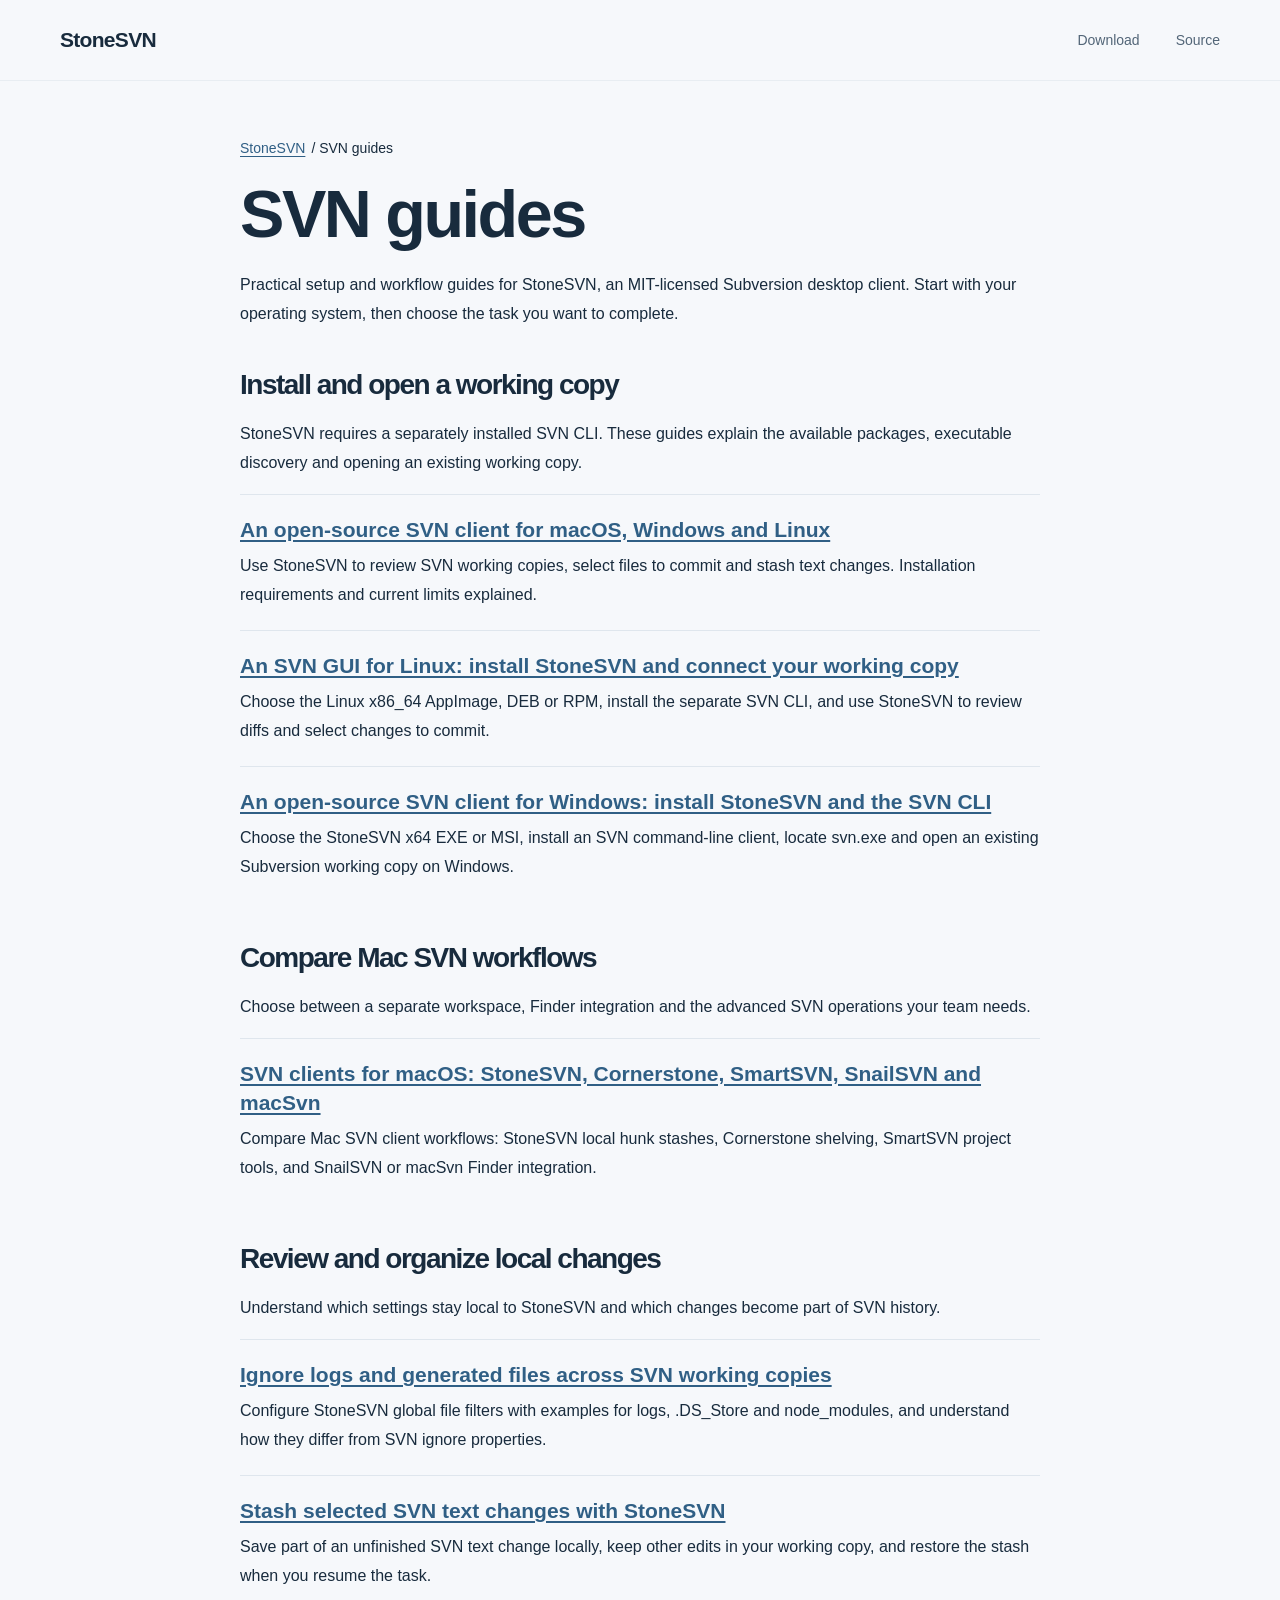
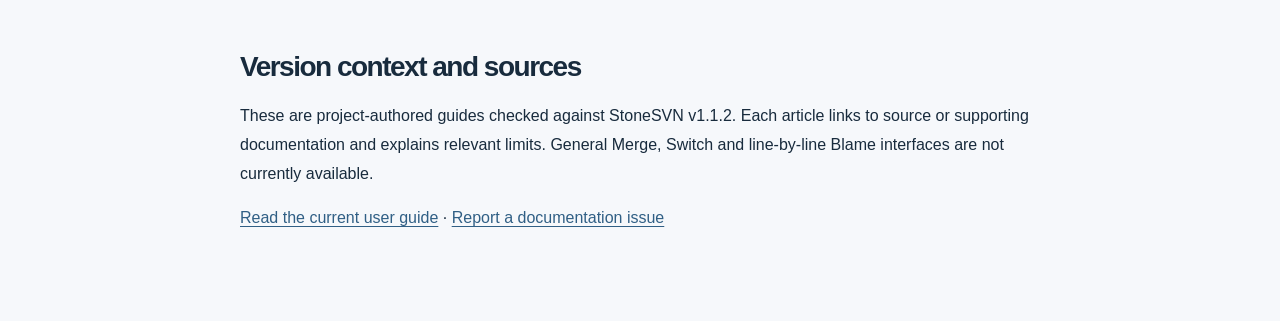
<file: en/guides/index.html>
<!doctype html>
<html lang="en"><head><meta charset="utf-8"><meta name="viewport" content="width=device-width,initial-scale=1">
<title>SVN guides: installation, ignore rules and local stashes | StoneSVN</title><meta name="description" content="Set up StoneSVN on macOS, Windows or Linux, review SVN working copies, configure local file filters and stash selected text changes."><link rel="canonical" href="https://stonesvn.github.io/en/guides/">
<meta property="og:type" content="website"><meta property="og:title" content="SVN guides: installation, ignore rules and local stashes"><meta property="og:description" content="Set up StoneSVN on macOS, Windows or Linux, review SVN working copies, configure local file filters and stash selected text changes."><meta property="og:url" content="https://stonesvn.github.io/en/guides/"><meta property="og:image" content="https://stonesvn.github.io/assets/screenshots/en-workspace-light.png"><meta property="og:image:alt" content="StoneSVN workspace with fictional SVN changes">
<meta name="twitter:card" content="summary_large_image"><meta name="twitter:title" content="SVN guides: installation, ignore rules and local stashes"><meta name="twitter:description" content="Set up StoneSVN on macOS, Windows or Linux, review SVN working copies, configure local file filters and stash selected text changes."><meta name="twitter:image" content="https://stonesvn.github.io/assets/screenshots/en-workspace-light.png">
<link rel="icon" href="/assets/stone.svg" type="image/svg+xml"><link rel="stylesheet" href="/style.css">
<style>.guide{max-width:800px;padding:40px 0 72px}.guide h1{font-size:clamp(32px,5vw,48px);letter-spacing:-1px;line-height:1.2}.guide h2{margin:36px 0 16px;font-size:28px}.guide h3{font-size:21px;line-height:1.4}.guide p{line-height:1.8}.guide a{color:var(--blue);text-decoration:underline;text-underline-offset:3px}.guide-list{padding:0;list-style:none}.guide-list>li{border-top:1px solid var(--line);padding:20px 0}.guide-list h3{margin:0 0 8px}.guide-list p{margin:0}.breadcrumbs ol{display:flex;flex-wrap:wrap;gap:6px;list-style:none;padding:0}.guide .breadcrumbs li{font-size:14px;line-height:1.6;margin:0}</style>
<script type="application/ld+json">{"@context":"https://schema.org","@type":"CollectionPage","name":"SVN guides: installation, ignore rules and local stashes","description":"Set up StoneSVN on macOS, Windows or Linux, review SVN working copies, configure local file filters and stash selected text changes.","url":"https://stonesvn.github.io/en/guides/","inLanguage":"en","mainEntity":{"@type":"ItemList","numberOfItems":6,"itemListElement":[{"@type":"ListItem","position":1,"name":"An open-source SVN client for macOS, Windows and Linux","url":"https://stonesvn.github.io/en/guides/svn-client-macos/"},{"@type":"ListItem","position":2,"name":"An SVN GUI for Linux: install StoneSVN and connect your working copy","url":"https://stonesvn.github.io/en/guides/svn-client-linux/"},{"@type":"ListItem","position":3,"name":"An open-source SVN client for Windows: install StoneSVN and the SVN CLI","url":"https://stonesvn.github.io/en/guides/svn-client-windows/"},{"@type":"ListItem","position":4,"name":"SVN clients for macOS: StoneSVN, Cornerstone, SmartSVN, SnailSVN and macSvn","url":"https://stonesvn.github.io/en/guides/svn-clients-macos-compared/"},{"@type":"ListItem","position":5,"name":"Ignore logs and generated files across SVN working copies","url":"https://stonesvn.github.io/en/guides/svn-global-ignore/"},{"@type":"ListItem","position":6,"name":"Stash selected SVN text changes with StoneSVN","url":"https://stonesvn.github.io/en/guides/svn-stash-selected-hunks/"}]}}</script><script type="application/ld+json">{"@context":"https://schema.org","@type":"BreadcrumbList","itemListElement":[{"@type":"ListItem","position":1,"name":"StoneSVN","item":"https://stonesvn.github.io/en/"},{"@type":"ListItem","position":2,"name":"SVN guides","item":"https://stonesvn.github.io/en/guides/"}]}</script></head><body>
<a class="skip" href="#main">Skip to content</a><header class="header"><div class="container nav"><a class="brand" href="/en/">StoneSVN</a><nav aria-label="Main navigation"><a href="/en/#download">Download</a><a href="https://github.com/firzen/StoneSVN">Source</a></nav></div></header>
<main class="container guide" id="main"><nav class="breadcrumbs" aria-label="Breadcrumb"><ol><li><a href="https://stonesvn.github.io/en/">StoneSVN</a></li><li><span aria-hidden="true"> / </span><span aria-current="page">SVN guides</span></li></ol></nav><h1>SVN guides</h1><p>Practical setup and workflow guides for StoneSVN, an MIT-licensed Subversion desktop client. Start with your operating system, then choose the task you want to complete.</p>
<h2>Install and open a working copy</h2><p>StoneSVN requires a separately installed SVN CLI. These guides explain the available packages, executable discovery and opening an existing working copy.</p><ul class="guide-list"><li><h3><a href="svn-client-macos/">An open-source SVN client for macOS, Windows and Linux</a></h3><p>Use StoneSVN to review SVN working copies, select files to commit and stash text changes. Installation requirements and current limits explained.</p></li><li><h3><a href="svn-client-linux/">An SVN GUI for Linux: install StoneSVN and connect your working copy</a></h3><p>Choose the Linux x86_64 AppImage, DEB or RPM, install the separate SVN CLI, and use StoneSVN to review diffs and select changes to commit.</p></li><li><h3><a href="svn-client-windows/">An open-source SVN client for Windows: install StoneSVN and the SVN CLI</a></h3><p>Choose the StoneSVN x64 EXE or MSI, install an SVN command-line client, locate svn.exe and open an existing Subversion working copy on Windows.</p></li></ul>
<h2>Compare Mac SVN workflows</h2><p>Choose between a separate workspace, Finder integration and the advanced SVN operations your team needs.</p><ul class="guide-list"><li><h3><a href="svn-clients-macos-compared/">SVN clients for macOS: StoneSVN, Cornerstone, SmartSVN, SnailSVN and macSvn</a></h3><p>Compare Mac SVN client workflows: StoneSVN local hunk stashes, Cornerstone shelving, SmartSVN project tools, and SnailSVN or macSvn Finder integration.</p></li></ul>
<h2>Review and organize local changes</h2><p>Understand which settings stay local to StoneSVN and which changes become part of SVN history.</p><ul class="guide-list"><li><h3><a href="svn-global-ignore/">Ignore logs and generated files across SVN working copies</a></h3><p>Configure StoneSVN global file filters with examples for logs, .DS_Store and node_modules, and understand how they differ from SVN ignore properties.</p></li><li><h3><a href="svn-stash-selected-hunks/">Stash selected SVN text changes with StoneSVN</a></h3><p>Save part of an unfinished SVN text change locally, keep other edits in your working copy, and restore the stash when you resume the task.</p></li></ul>
<h2>Version context and sources</h2><p>These are project-authored guides checked against StoneSVN v1.1.2. Each article links to source or supporting documentation and explains relevant limits. General Merge, Switch and line-by-line Blame interfaces are not currently available.</p><p><a href="https://github.com/firzen/StoneSVN/blob/main/docs/user-guide.md">Read the current user guide</a> · <a href="https://github.com/firzen/StoneSVN/issues">Report a documentation issue</a></p></main></body></html>
</file>
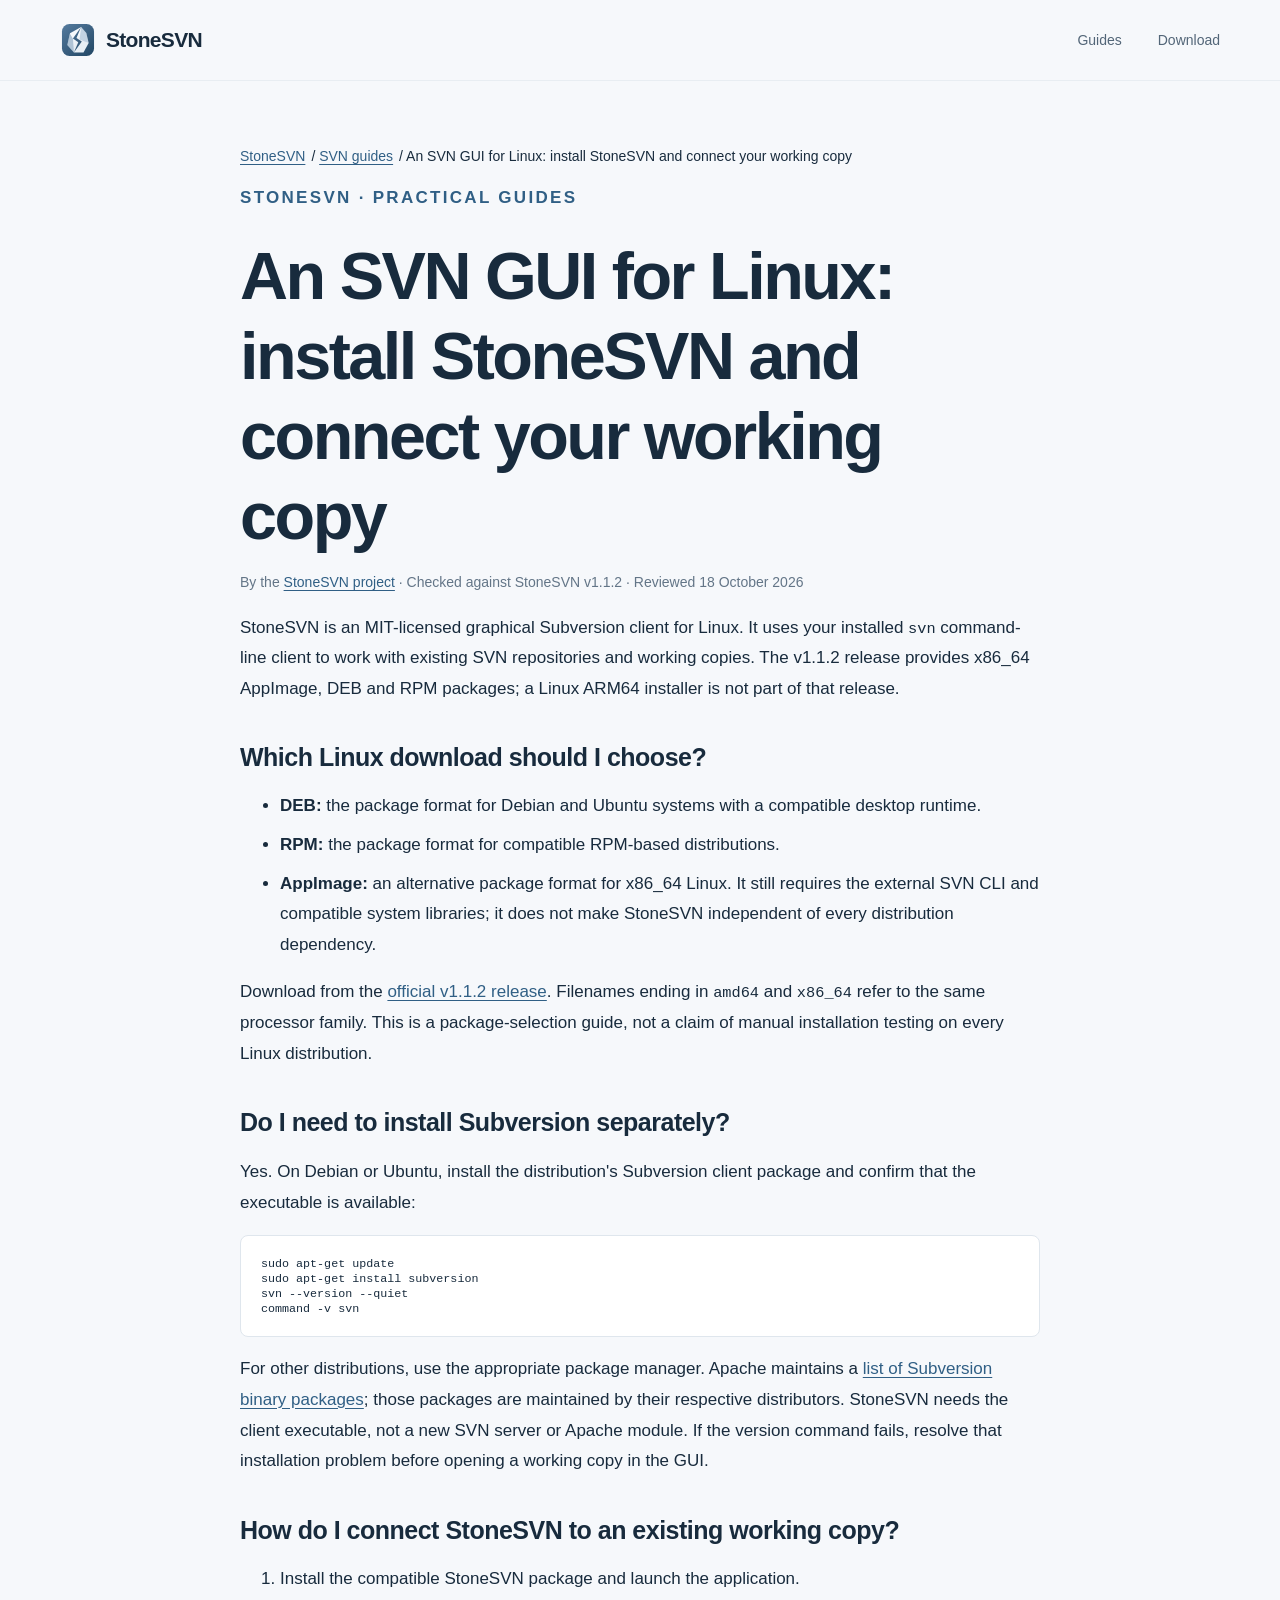
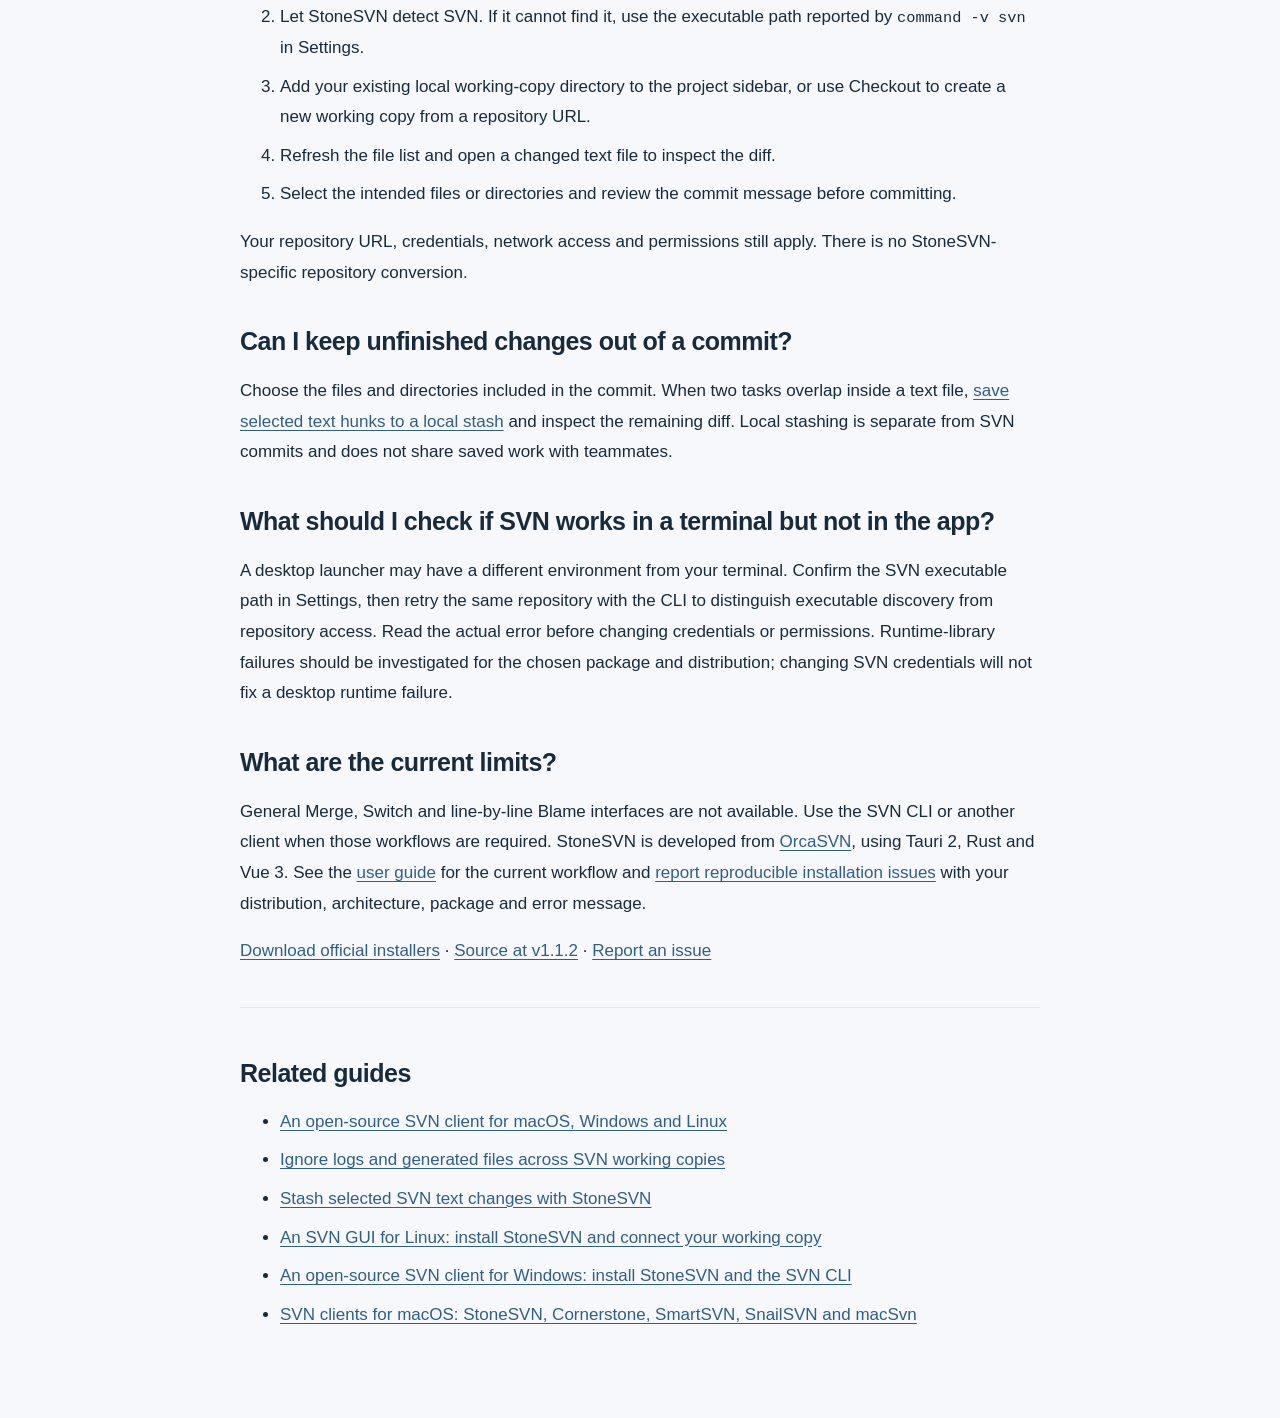
<file: en/guides/svn-client-linux/index.html>
<!doctype html>
<html lang="en"><head><meta charset="utf-8"><meta name="viewport" content="width=device-width,initial-scale=1">
<title>An SVN GUI for Linux: install StoneSVN and connect your working copy | StoneSVN</title><meta name="description" content="Choose the Linux x86_64 AppImage, DEB or RPM, install the separate SVN CLI, and use StoneSVN to review diffs and select changes to commit."><link rel="canonical" href="https://stonesvn.github.io/en/guides/svn-client-linux/">
<meta property="og:type" content="article"><meta property="og:title" content="An SVN GUI for Linux: install StoneSVN and connect your working copy"><meta property="og:description" content="Choose the Linux x86_64 AppImage, DEB or RPM, install the separate SVN CLI, and use StoneSVN to review diffs and select changes to commit."><meta property="og:url" content="https://stonesvn.github.io/en/guides/svn-client-linux/"><meta property="og:site_name" content="StoneSVN">
<meta property="og:image" content="https://stonesvn.github.io/assets/screenshots/en-workspace-light.png"><meta property="og:image:alt" content="StoneSVN workspace with fictional SVN changes"><meta property="article:published_time" content="2026-10-18"><meta property="article:modified_time" content="2026-10-18">
<meta name="twitter:card" content="summary_large_image"><meta name="twitter:title" content="An SVN GUI for Linux: install StoneSVN and connect your working copy"><meta name="twitter:description" content="Choose the Linux x86_64 AppImage, DEB or RPM, install the separate SVN CLI, and use StoneSVN to review diffs and select changes to commit."><meta name="twitter:image" content="https://stonesvn.github.io/assets/screenshots/en-workspace-light.png">
<link rel="icon" href="/assets/stone.svg" type="image/svg+xml"><link rel="stylesheet" href="/style.css">
<style>.guide{max-width:800px;padding:48px 0 72px}.guide h1{font-size:clamp(32px,5vw,48px);letter-spacing:-1.2px;line-height:1.2}.guide h2{font-size:25px;letter-spacing:-.5px;margin:36px 0 12px}.guide p,.guide li{font-size:17px;line-height:1.8}.guide li{margin:8px 0}.guide a{text-decoration:underline;text-underline-offset:3px;color:var(--blue)}.guide pre{padding:20px;background:white;border:1px solid var(--line);border-radius:8px;overflow:auto}.guide code{font-size:.9em}.guide .related{border-top:1px solid var(--line);margin-top:40px;padding-top:12px}.comparison-scroll{overflow-x:auto;margin:24px 0}.comparison-scroll table{border-collapse:collapse;min-width:680px;width:100%;font-size:15px;line-height:1.6}.comparison-scroll caption{text-align:left;font-weight:600;margin-bottom:12px}.comparison-scroll th,.comparison-scroll td{border:1px solid var(--line);padding:12px;vertical-align:top;text-align:left}.comparison-scroll thead{background:white}.guide .context{font-size:14px;color:var(--muted)}.breadcrumbs ol{display:flex;flex-wrap:wrap;gap:6px;list-style:none;padding:0}.guide .breadcrumbs li{font-size:14px;line-height:1.6;margin:0}</style>
<script type="application/ld+json">{"@context":"https://schema.org","@type":"TechArticle","headline":"An SVN GUI for Linux: install StoneSVN and connect your working copy","description":"Choose the Linux x86_64 AppImage, DEB or RPM, install the separate SVN CLI, and use StoneSVN to review diffs and select changes to commit.","inLanguage":"en","url":"https://stonesvn.github.io/en/guides/svn-client-linux/","mainEntityOfPage":"https://stonesvn.github.io/en/guides/svn-client-linux/","datePublished":"2026-10-18","dateModified":"2026-10-18","author":{"@type":"Organization","name":"StoneSVN project","url":"https://github.com/firzen/StoneSVN"},"image":["https://stonesvn.github.io/assets/screenshots/en-workspace-light.png"],"about":{"@type":"SoftwareApplication","name":"StoneSVN","url":"https://stonesvn.github.io/en/"}}</script><script type="application/ld+json">{"@context":"https://schema.org","@type":"BreadcrumbList","itemListElement":[{"@type":"ListItem","position":1,"name":"StoneSVN","item":"https://stonesvn.github.io/en/"},{"@type":"ListItem","position":2,"name":"SVN guides","item":"https://stonesvn.github.io/en/guides/"},{"@type":"ListItem","position":3,"name":"An SVN GUI for Linux: install StoneSVN and connect your working copy","item":"https://stonesvn.github.io/en/guides/svn-client-linux/"}]}</script></head><body>
<a class="skip" href="#main">Skip to content</a><header class="header"><div class="container nav"><a class="brand" href="/en/"><img src="/assets/stone.svg" alt="" width="36" height="36">StoneSVN</a><nav aria-label="Main navigation"><a href="/en/guides/">Guides</a><a href="/en/#download">Download</a></nav></div></header>
<main class="container guide" id="main"><nav class="breadcrumbs" aria-label="Breadcrumb"><ol><li><a href="https://stonesvn.github.io/en/">StoneSVN</a></li><li><span aria-hidden="true"> / </span><a href="https://stonesvn.github.io/en/guides/">SVN guides</a></li><li><span aria-hidden="true"> / </span><span aria-current="page">An SVN GUI for Linux: install StoneSVN and connect your working copy</span></li></ol></nav><article><p class="eyebrow">STONESVN · PRACTICAL GUIDES</p><h1>An SVN GUI for Linux: install StoneSVN and connect your working copy</h1><p class="context">By the <a href="https://github.com/firzen/StoneSVN">StoneSVN project</a> · Checked against StoneSVN v1.1.2 · Reviewed <time datetime="2026-10-18">18 October 2026</time></p><p>StoneSVN is an MIT-licensed graphical Subversion client for Linux. It uses your installed <code>svn</code> command-line client to work with existing SVN repositories and working copies. The v1.1.2 release provides x86_64 AppImage, DEB and RPM packages; a Linux ARM64 installer is not part of that release.</p>
<h2>Which Linux download should I choose?</h2><ul><li><strong>DEB:</strong> the package format for Debian and Ubuntu systems with a compatible desktop runtime.</li><li><strong>RPM:</strong> the package format for compatible RPM-based distributions.</li><li><strong>AppImage:</strong> an alternative package format for x86_64 Linux. It still requires the external SVN CLI and compatible system libraries; it does not make StoneSVN independent of every distribution dependency.</li></ul><p>Download from the <a href="https://github.com/firzen/StoneSVN/releases/tag/v1.1.2">official v1.1.2 release</a>. Filenames ending in <code>amd64</code> and <code>x86_64</code> refer to the same processor family. This is a package-selection guide, not a claim of manual installation testing on every Linux distribution.</p>
<h2>Do I need to install Subversion separately?</h2><p>Yes. On Debian or Ubuntu, install the distribution's Subversion client package and confirm that the executable is available:</p><pre><code>sudo apt-get update
sudo apt-get install subversion
svn --version --quiet
command -v svn</code></pre><p>For other distributions, use the appropriate package manager. Apache maintains a <a href="https://subversion.apache.org/packages.html">list of Subversion binary packages</a>; those packages are maintained by their respective distributors. StoneSVN needs the client executable, not a new SVN server or Apache module. If the version command fails, resolve that installation problem before opening a working copy in the GUI.</p>
<h2>How do I connect StoneSVN to an existing working copy?</h2><ol><li>Install the compatible StoneSVN package and launch the application.</li><li>Let StoneSVN detect SVN. If it cannot find it, use the executable path reported by <code>command -v svn</code> in Settings.</li><li>Add your existing local working-copy directory to the project sidebar, or use Checkout to create a new working copy from a repository URL.</li><li>Refresh the file list and open a changed text file to inspect the diff.</li><li>Select the intended files or directories and review the commit message before committing.</li></ol><p>Your repository URL, credentials, network access and permissions still apply. There is no StoneSVN-specific repository conversion.</p>
<h2>Can I keep unfinished changes out of a commit?</h2><p>Choose the files and directories included in the commit. When two tasks overlap inside a text file, <a href="/en/guides/svn-stash-selected-hunks/">save selected text hunks to a local stash</a> and inspect the remaining diff. Local stashing is separate from SVN commits and does not share saved work with teammates.</p>
<h2>What should I check if SVN works in a terminal but not in the app?</h2><p>A desktop launcher may have a different environment from your terminal. Confirm the SVN executable path in Settings, then retry the same repository with the CLI to distinguish executable discovery from repository access. Read the actual error before changing credentials or permissions. Runtime-library failures should be investigated for the chosen package and distribution; changing SVN credentials will not fix a desktop runtime failure.</p>
<h2>What are the current limits?</h2><p>General Merge, Switch and line-by-line Blame interfaces are not available. Use the SVN CLI or another client when those workflows are required. StoneSVN is developed from <a href="https://github.com/wustites/OrcaSVN">OrcaSVN</a>, using Tauri 2, Rust and Vue 3. See the <a href="https://github.com/firzen/StoneSVN/blob/main/docs/user-guide.md">user guide</a> for the current workflow and <a href="https://github.com/firzen/StoneSVN/issues">report reproducible installation issues</a> with your distribution, architecture, package and error message.</p>
<p><a href="https://github.com/firzen/StoneSVN/releases/latest">Download official installers</a> · <a href="https://github.com/firzen/StoneSVN/tree/v1.1.2">Source at v1.1.2</a> · <a href="https://github.com/firzen/StoneSVN/issues">Report an issue</a></p></article>
<nav class="related" aria-label="Related guides"><h2>Related guides</h2><ul><li><a href="/en/guides/svn-client-macos/">An open-source SVN client for macOS, Windows and Linux</a></li><li><a href="/en/guides/svn-global-ignore/">Ignore logs and generated files across SVN working copies</a></li><li><a href="/en/guides/svn-stash-selected-hunks/">Stash selected SVN text changes with StoneSVN</a></li><li><a href="/en/guides/svn-client-linux/">An SVN GUI for Linux: install StoneSVN and connect your working copy</a></li><li><a href="/en/guides/svn-client-windows/">An open-source SVN client for Windows: install StoneSVN and the SVN CLI</a></li><li><a href="/en/guides/svn-clients-macos-compared/">SVN clients for macOS: StoneSVN, Cornerstone, SmartSVN, SnailSVN and macSvn</a></li></ul></nav></main></body></html>
</file>
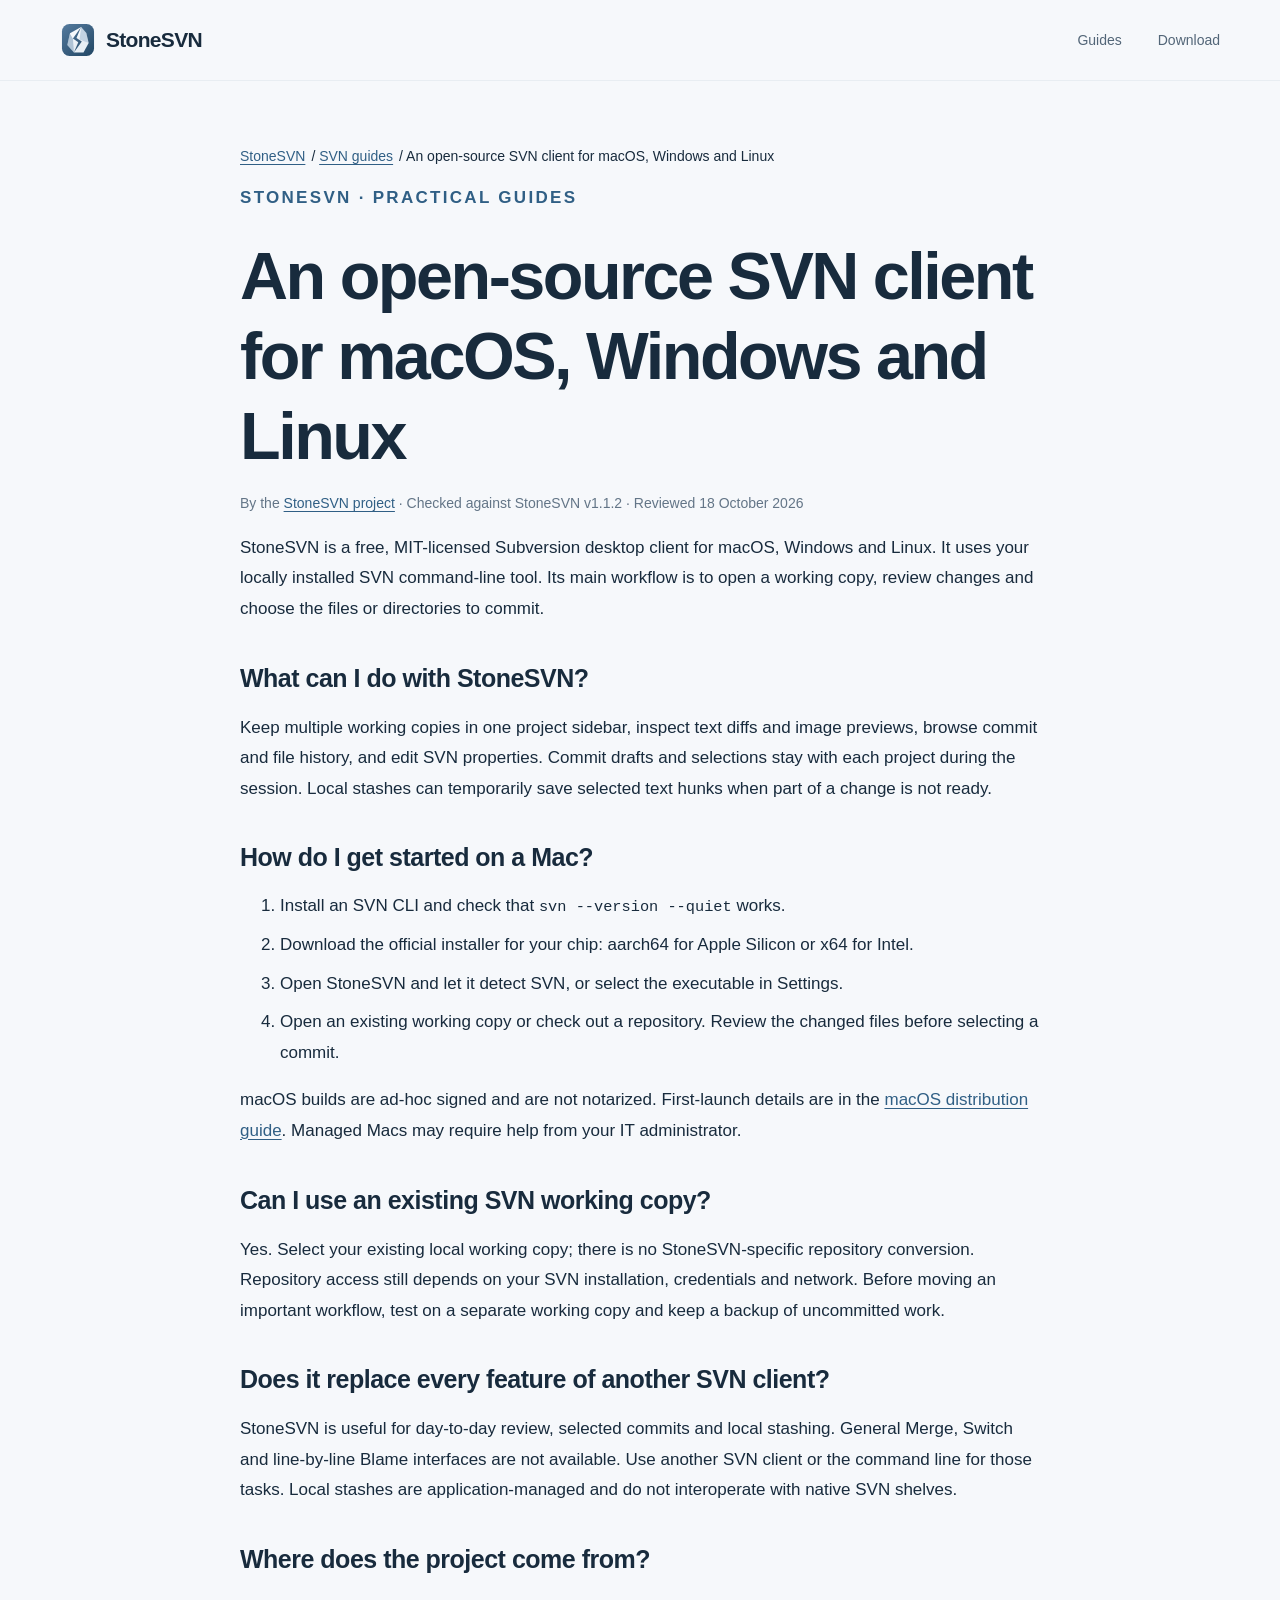
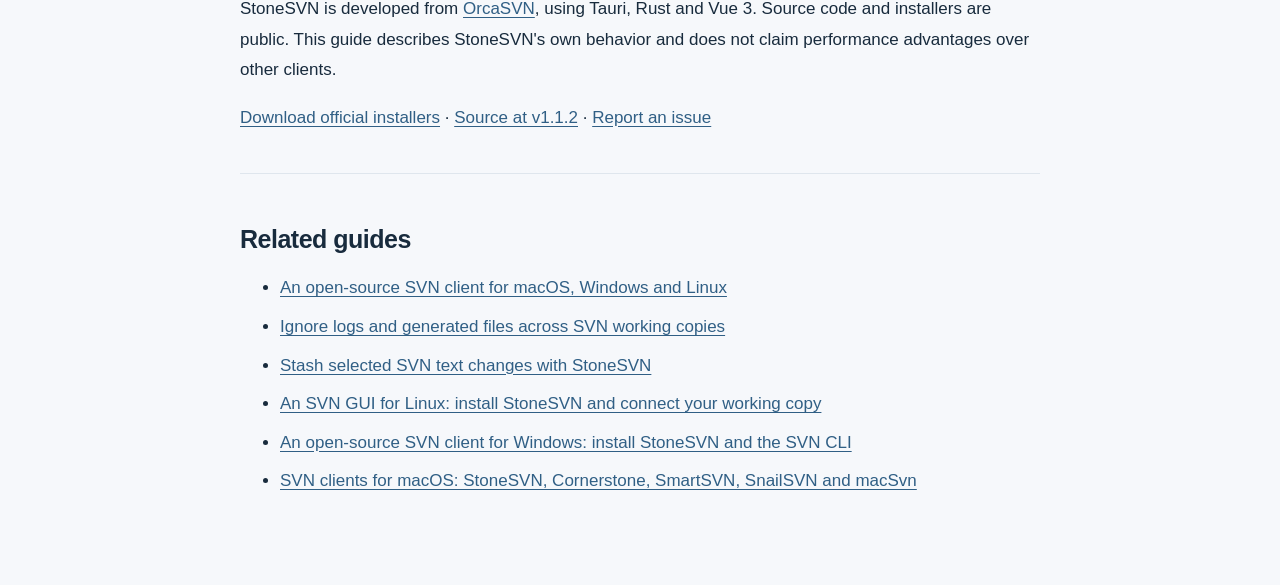
<file: en/guides/svn-client-macos/index.html>
<!doctype html>
<html lang="en"><head><meta charset="utf-8"><meta name="viewport" content="width=device-width,initial-scale=1">
<title>An open-source SVN client for macOS, Windows and Linux | StoneSVN</title><meta name="description" content="Use StoneSVN to review SVN working copies, select files to commit and stash text changes. Installation requirements and current limits explained."><link rel="canonical" href="https://stonesvn.github.io/en/guides/svn-client-macos/">
<meta property="og:type" content="article"><meta property="og:title" content="An open-source SVN client for macOS, Windows and Linux"><meta property="og:description" content="Use StoneSVN to review SVN working copies, select files to commit and stash text changes. Installation requirements and current limits explained."><meta property="og:url" content="https://stonesvn.github.io/en/guides/svn-client-macos/"><meta property="og:site_name" content="StoneSVN">
<meta property="og:image" content="https://stonesvn.github.io/assets/screenshots/en-workspace-light.png"><meta property="og:image:alt" content="StoneSVN workspace with fictional SVN changes"><meta property="article:published_time" content="2026-10-18"><meta property="article:modified_time" content="2026-10-18">
<meta name="twitter:card" content="summary_large_image"><meta name="twitter:title" content="An open-source SVN client for macOS, Windows and Linux"><meta name="twitter:description" content="Use StoneSVN to review SVN working copies, select files to commit and stash text changes. Installation requirements and current limits explained."><meta name="twitter:image" content="https://stonesvn.github.io/assets/screenshots/en-workspace-light.png">
<link rel="icon" href="/assets/stone.svg" type="image/svg+xml"><link rel="stylesheet" href="/style.css">
<style>.guide{max-width:800px;padding:48px 0 72px}.guide h1{font-size:clamp(32px,5vw,48px);letter-spacing:-1.2px;line-height:1.2}.guide h2{font-size:25px;letter-spacing:-.5px;margin:36px 0 12px}.guide p,.guide li{font-size:17px;line-height:1.8}.guide li{margin:8px 0}.guide a{text-decoration:underline;text-underline-offset:3px;color:var(--blue)}.guide pre{padding:20px;background:white;border:1px solid var(--line);border-radius:8px;overflow:auto}.guide code{font-size:.9em}.guide .related{border-top:1px solid var(--line);margin-top:40px;padding-top:12px}.comparison-scroll{overflow-x:auto;margin:24px 0}.comparison-scroll table{border-collapse:collapse;min-width:680px;width:100%;font-size:15px;line-height:1.6}.comparison-scroll caption{text-align:left;font-weight:600;margin-bottom:12px}.comparison-scroll th,.comparison-scroll td{border:1px solid var(--line);padding:12px;vertical-align:top;text-align:left}.comparison-scroll thead{background:white}.guide .context{font-size:14px;color:var(--muted)}.breadcrumbs ol{display:flex;flex-wrap:wrap;gap:6px;list-style:none;padding:0}.guide .breadcrumbs li{font-size:14px;line-height:1.6;margin:0}</style>
<script type="application/ld+json">{"@context":"https://schema.org","@type":"TechArticle","headline":"An open-source SVN client for macOS, Windows and Linux","description":"Use StoneSVN to review SVN working copies, select files to commit and stash text changes. Installation requirements and current limits explained.","inLanguage":"en","url":"https://stonesvn.github.io/en/guides/svn-client-macos/","mainEntityOfPage":"https://stonesvn.github.io/en/guides/svn-client-macos/","datePublished":"2026-10-18","dateModified":"2026-10-18","author":{"@type":"Organization","name":"StoneSVN project","url":"https://github.com/firzen/StoneSVN"},"image":["https://stonesvn.github.io/assets/screenshots/en-workspace-light.png"],"about":{"@type":"SoftwareApplication","name":"StoneSVN","url":"https://stonesvn.github.io/en/"}}</script><script type="application/ld+json">{"@context":"https://schema.org","@type":"BreadcrumbList","itemListElement":[{"@type":"ListItem","position":1,"name":"StoneSVN","item":"https://stonesvn.github.io/en/"},{"@type":"ListItem","position":2,"name":"SVN guides","item":"https://stonesvn.github.io/en/guides/"},{"@type":"ListItem","position":3,"name":"An open-source SVN client for macOS, Windows and Linux","item":"https://stonesvn.github.io/en/guides/svn-client-macos/"}]}</script></head><body>
<a class="skip" href="#main">Skip to content</a><header class="header"><div class="container nav"><a class="brand" href="/en/"><img src="/assets/stone.svg" alt="" width="36" height="36">StoneSVN</a><nav aria-label="Main navigation"><a href="/en/guides/">Guides</a><a href="/en/#download">Download</a></nav></div></header>
<main class="container guide" id="main"><nav class="breadcrumbs" aria-label="Breadcrumb"><ol><li><a href="https://stonesvn.github.io/en/">StoneSVN</a></li><li><span aria-hidden="true"> / </span><a href="https://stonesvn.github.io/en/guides/">SVN guides</a></li><li><span aria-hidden="true"> / </span><span aria-current="page">An open-source SVN client for macOS, Windows and Linux</span></li></ol></nav><article><p class="eyebrow">STONESVN · PRACTICAL GUIDES</p><h1>An open-source SVN client for macOS, Windows and Linux</h1><p class="context">By the <a href="https://github.com/firzen/StoneSVN">StoneSVN project</a> · Checked against StoneSVN v1.1.2 · Reviewed <time datetime="2026-10-18">18 October 2026</time></p><p>StoneSVN is a free, MIT-licensed Subversion desktop client for macOS, Windows and Linux. It uses your locally installed SVN command-line tool. Its main workflow is to open a working copy, review changes and choose the files or directories to commit.</p>
<h2>What can I do with StoneSVN?</h2><p>Keep multiple working copies in one project sidebar, inspect text diffs and image previews, browse commit and file history, and edit SVN properties. Commit drafts and selections stay with each project during the session. Local stashes can temporarily save selected text hunks when part of a change is not ready.</p>
<h2>How do I get started on a Mac?</h2><ol><li>Install an SVN CLI and check that <code>svn --version --quiet</code> works.</li><li>Download the official installer for your chip: aarch64 for Apple Silicon or x64 for Intel.</li><li>Open StoneSVN and let it detect SVN, or select the executable in Settings.</li><li>Open an existing working copy or check out a repository. Review the changed files before selecting a commit.</li></ol><p>macOS builds are ad-hoc signed and are not notarized. First-launch details are in the <a href="https://github.com/firzen/StoneSVN/blob/main/docs/macos-distribution.md">macOS distribution guide</a>. Managed Macs may require help from your IT administrator.</p>
<h2>Can I use an existing SVN working copy?</h2><p>Yes. Select your existing local working copy; there is no StoneSVN-specific repository conversion. Repository access still depends on your SVN installation, credentials and network. Before moving an important workflow, test on a separate working copy and keep a backup of uncommitted work.</p>
<h2>Does it replace every feature of another SVN client?</h2><p>StoneSVN is useful for day-to-day review, selected commits and local stashing. General Merge, Switch and line-by-line Blame interfaces are not available. Use another SVN client or the command line for those tasks. Local stashes are application-managed and do not interoperate with native SVN shelves.</p>
<h2>Where does the project come from?</h2><p>StoneSVN is developed from <a href="https://github.com/wustites/OrcaSVN">OrcaSVN</a>, using Tauri, Rust and Vue 3. Source code and installers are public. This guide describes StoneSVN's own behavior and does not claim performance advantages over other clients.</p>
<p><a href="https://github.com/firzen/StoneSVN/releases/latest">Download official installers</a> · <a href="https://github.com/firzen/StoneSVN/tree/v1.1.2">Source at v1.1.2</a> · <a href="https://github.com/firzen/StoneSVN/issues">Report an issue</a></p></article>
<nav class="related" aria-label="Related guides"><h2>Related guides</h2><ul><li><a href="/en/guides/svn-client-macos/">An open-source SVN client for macOS, Windows and Linux</a></li><li><a href="/en/guides/svn-global-ignore/">Ignore logs and generated files across SVN working copies</a></li><li><a href="/en/guides/svn-stash-selected-hunks/">Stash selected SVN text changes with StoneSVN</a></li><li><a href="/en/guides/svn-client-linux/">An SVN GUI for Linux: install StoneSVN and connect your working copy</a></li><li><a href="/en/guides/svn-client-windows/">An open-source SVN client for Windows: install StoneSVN and the SVN CLI</a></li><li><a href="/en/guides/svn-clients-macos-compared/">SVN clients for macOS: StoneSVN, Cornerstone, SmartSVN, SnailSVN and macSvn</a></li></ul></nav></main></body></html>
</file>
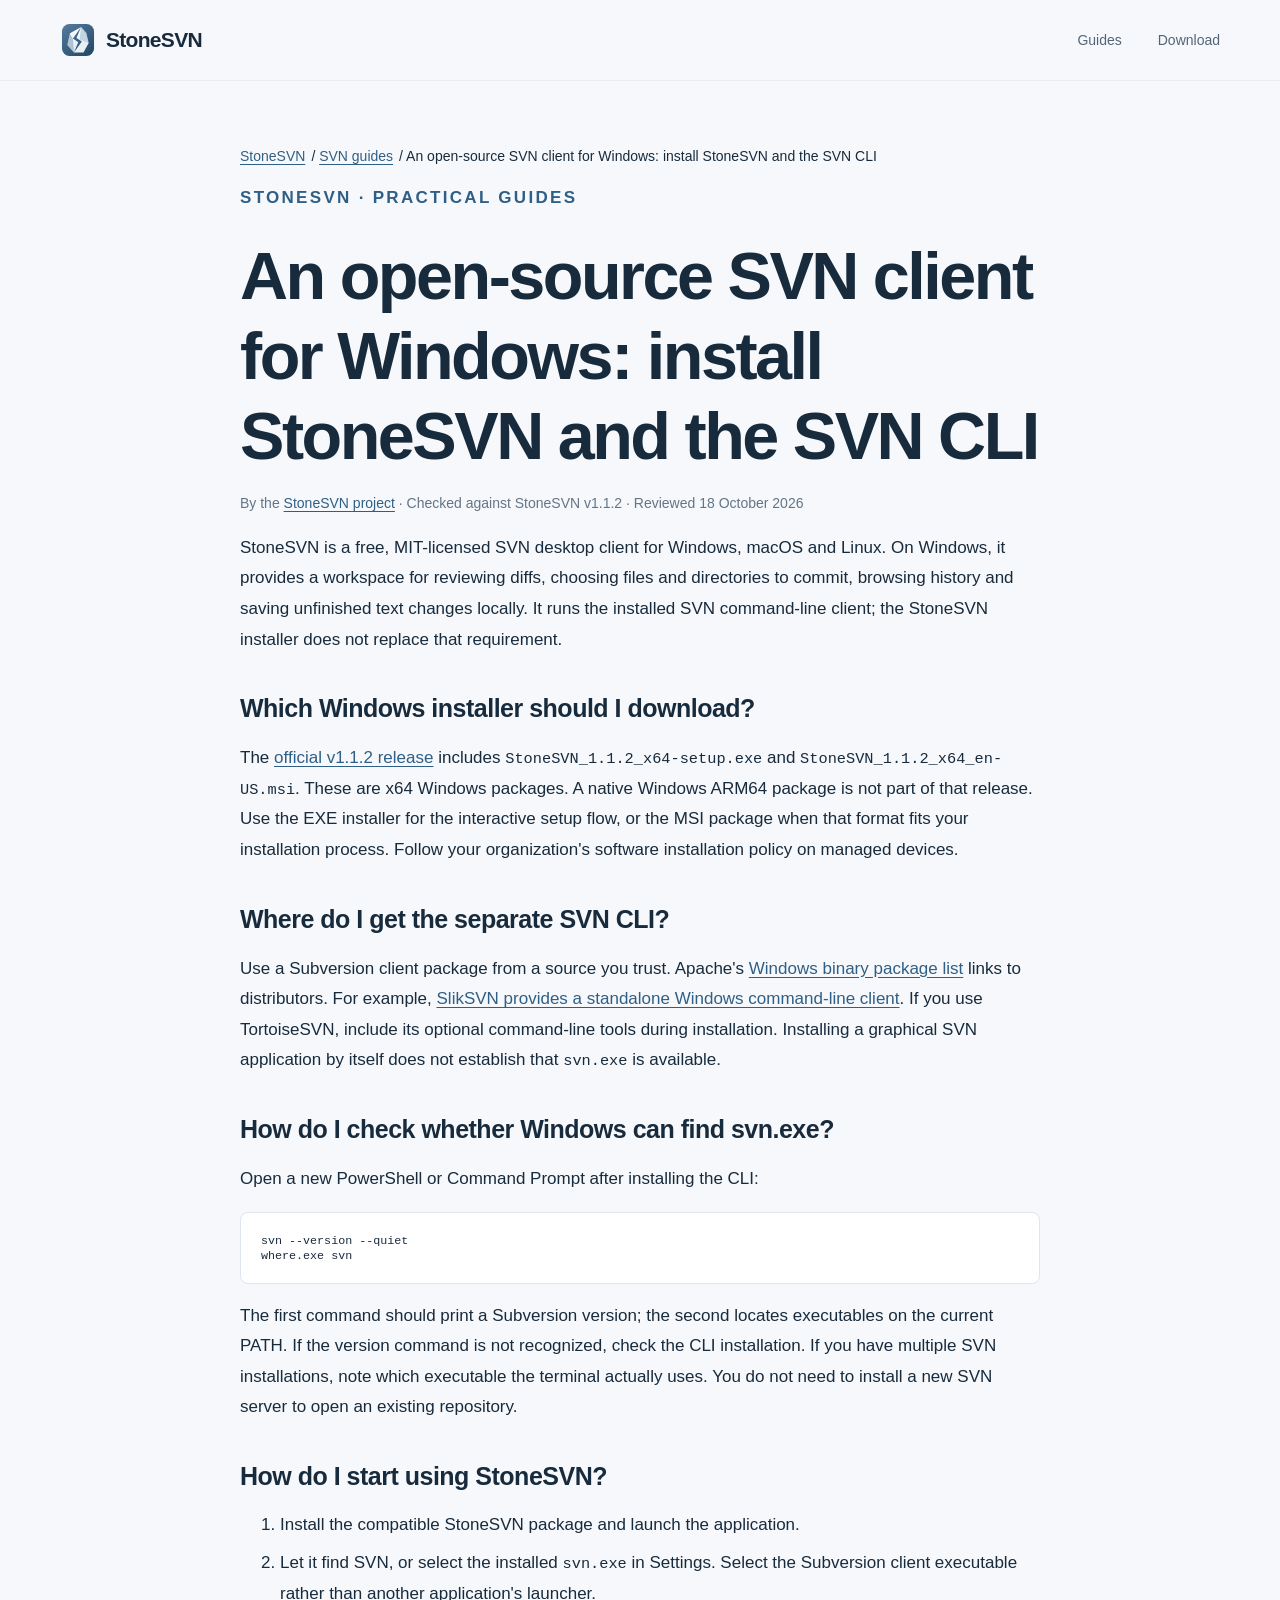
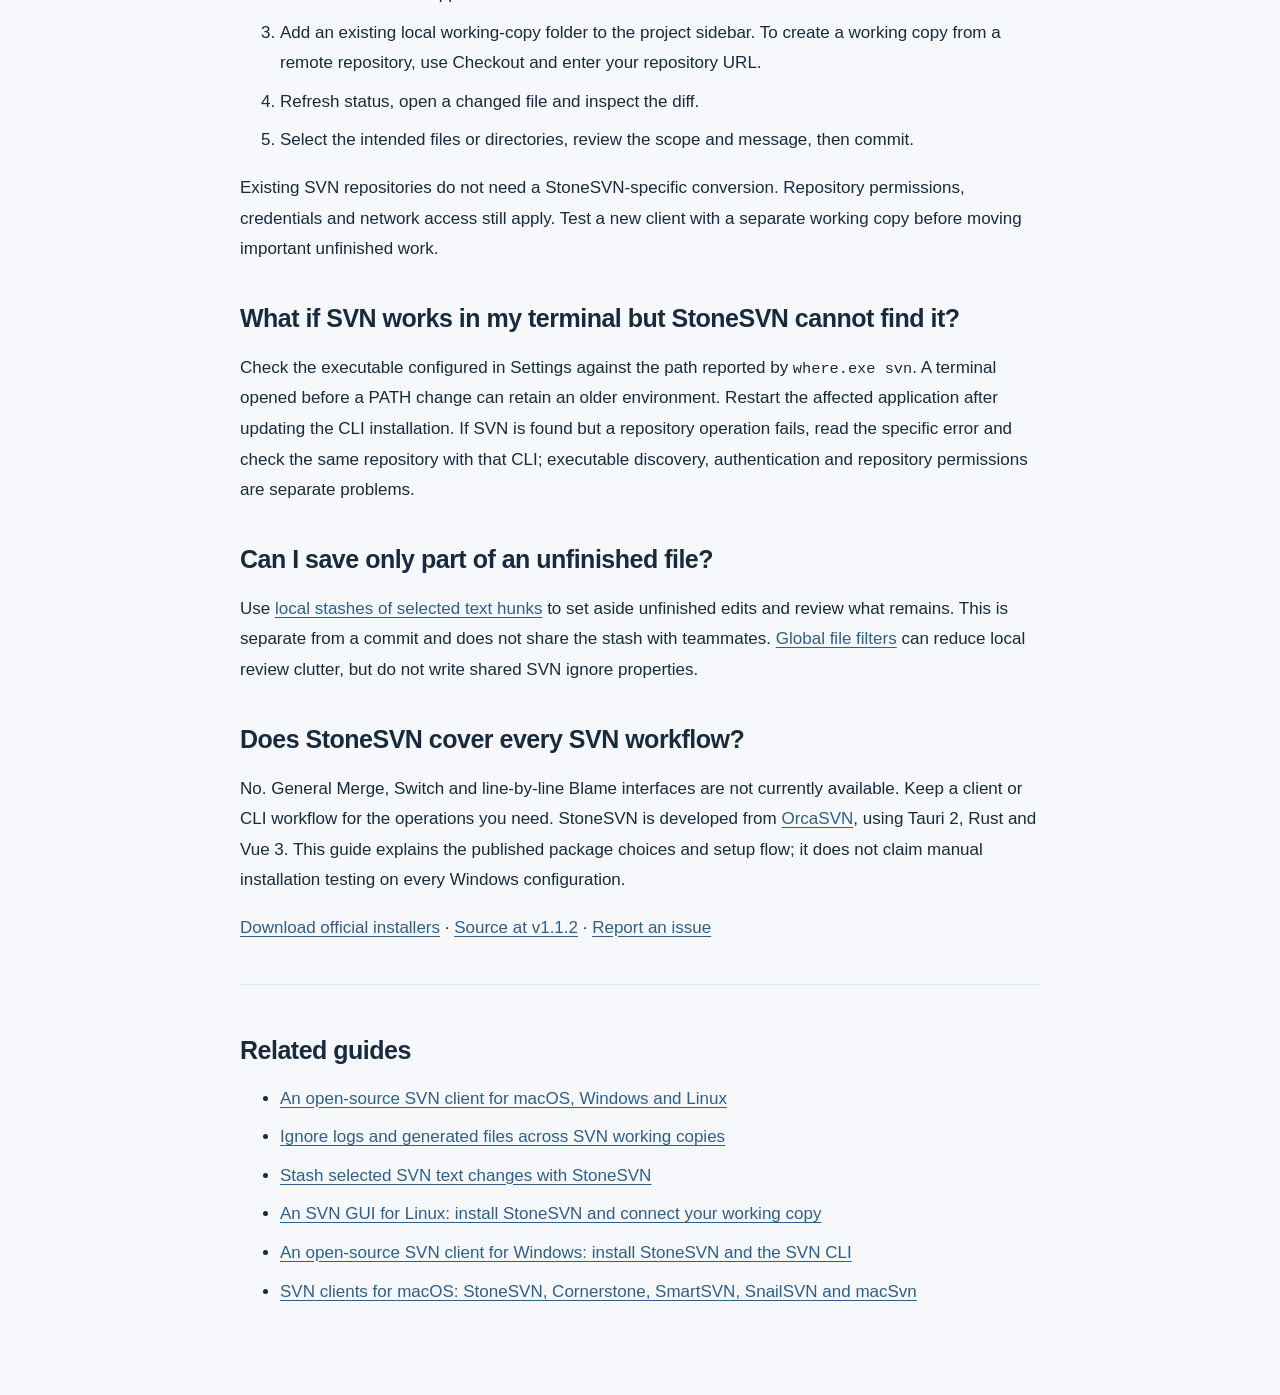
<file: en/guides/svn-client-windows/index.html>
<!doctype html>
<html lang="en"><head><meta charset="utf-8"><meta name="viewport" content="width=device-width,initial-scale=1">
<title>An open-source SVN client for Windows: install StoneSVN and the SVN CLI | StoneSVN</title><meta name="description" content="Choose the StoneSVN x64 EXE or MSI, install an SVN command-line client, locate svn.exe and open an existing Subversion working copy on Windows."><link rel="canonical" href="https://stonesvn.github.io/en/guides/svn-client-windows/">
<meta property="og:type" content="article"><meta property="og:title" content="An open-source SVN client for Windows: install StoneSVN and the SVN CLI"><meta property="og:description" content="Choose the StoneSVN x64 EXE or MSI, install an SVN command-line client, locate svn.exe and open an existing Subversion working copy on Windows."><meta property="og:url" content="https://stonesvn.github.io/en/guides/svn-client-windows/"><meta property="og:site_name" content="StoneSVN">
<meta property="og:image" content="https://stonesvn.github.io/assets/screenshots/en-workspace-light.png"><meta property="og:image:alt" content="StoneSVN workspace with fictional SVN changes"><meta property="article:published_time" content="2026-10-18"><meta property="article:modified_time" content="2026-10-18">
<meta name="twitter:card" content="summary_large_image"><meta name="twitter:title" content="An open-source SVN client for Windows: install StoneSVN and the SVN CLI"><meta name="twitter:description" content="Choose the StoneSVN x64 EXE or MSI, install an SVN command-line client, locate svn.exe and open an existing Subversion working copy on Windows."><meta name="twitter:image" content="https://stonesvn.github.io/assets/screenshots/en-workspace-light.png">
<link rel="icon" href="/assets/stone.svg" type="image/svg+xml"><link rel="stylesheet" href="/style.css">
<style>.guide{max-width:800px;padding:48px 0 72px}.guide h1{font-size:clamp(32px,5vw,48px);letter-spacing:-1.2px;line-height:1.2}.guide h2{font-size:25px;letter-spacing:-.5px;margin:36px 0 12px}.guide p,.guide li{font-size:17px;line-height:1.8}.guide li{margin:8px 0}.guide a{text-decoration:underline;text-underline-offset:3px;color:var(--blue)}.guide pre{padding:20px;background:white;border:1px solid var(--line);border-radius:8px;overflow:auto}.guide code{font-size:.9em}.guide .related{border-top:1px solid var(--line);margin-top:40px;padding-top:12px}.comparison-scroll{overflow-x:auto;margin:24px 0}.comparison-scroll table{border-collapse:collapse;min-width:680px;width:100%;font-size:15px;line-height:1.6}.comparison-scroll caption{text-align:left;font-weight:600;margin-bottom:12px}.comparison-scroll th,.comparison-scroll td{border:1px solid var(--line);padding:12px;vertical-align:top;text-align:left}.comparison-scroll thead{background:white}.guide .context{font-size:14px;color:var(--muted)}.breadcrumbs ol{display:flex;flex-wrap:wrap;gap:6px;list-style:none;padding:0}.guide .breadcrumbs li{font-size:14px;line-height:1.6;margin:0}</style>
<script type="application/ld+json">{"@context":"https://schema.org","@type":"TechArticle","headline":"An open-source SVN client for Windows: install StoneSVN and the SVN CLI","description":"Choose the StoneSVN x64 EXE or MSI, install an SVN command-line client, locate svn.exe and open an existing Subversion working copy on Windows.","inLanguage":"en","url":"https://stonesvn.github.io/en/guides/svn-client-windows/","mainEntityOfPage":"https://stonesvn.github.io/en/guides/svn-client-windows/","datePublished":"2026-10-18","dateModified":"2026-10-18","author":{"@type":"Organization","name":"StoneSVN project","url":"https://github.com/firzen/StoneSVN"},"image":["https://stonesvn.github.io/assets/screenshots/en-workspace-light.png"],"about":{"@type":"SoftwareApplication","name":"StoneSVN","url":"https://stonesvn.github.io/en/"}}</script><script type="application/ld+json">{"@context":"https://schema.org","@type":"BreadcrumbList","itemListElement":[{"@type":"ListItem","position":1,"name":"StoneSVN","item":"https://stonesvn.github.io/en/"},{"@type":"ListItem","position":2,"name":"SVN guides","item":"https://stonesvn.github.io/en/guides/"},{"@type":"ListItem","position":3,"name":"An open-source SVN client for Windows: install StoneSVN and the SVN CLI","item":"https://stonesvn.github.io/en/guides/svn-client-windows/"}]}</script></head><body>
<a class="skip" href="#main">Skip to content</a><header class="header"><div class="container nav"><a class="brand" href="/en/"><img src="/assets/stone.svg" alt="" width="36" height="36">StoneSVN</a><nav aria-label="Main navigation"><a href="/en/guides/">Guides</a><a href="/en/#download">Download</a></nav></div></header>
<main class="container guide" id="main"><nav class="breadcrumbs" aria-label="Breadcrumb"><ol><li><a href="https://stonesvn.github.io/en/">StoneSVN</a></li><li><span aria-hidden="true"> / </span><a href="https://stonesvn.github.io/en/guides/">SVN guides</a></li><li><span aria-hidden="true"> / </span><span aria-current="page">An open-source SVN client for Windows: install StoneSVN and the SVN CLI</span></li></ol></nav><article><p class="eyebrow">STONESVN · PRACTICAL GUIDES</p><h1>An open-source SVN client for Windows: install StoneSVN and the SVN CLI</h1><p class="context">By the <a href="https://github.com/firzen/StoneSVN">StoneSVN project</a> · Checked against StoneSVN v1.1.2 · Reviewed <time datetime="2026-10-18">18 October 2026</time></p><p>StoneSVN is a free, MIT-licensed SVN desktop client for Windows, macOS and Linux. On Windows, it provides a workspace for reviewing diffs, choosing files and directories to commit, browsing history and saving unfinished text changes locally. It runs the installed SVN command-line client; the StoneSVN installer does not replace that requirement.</p>
<h2>Which Windows installer should I download?</h2><p>The <a href="https://github.com/firzen/StoneSVN/releases/tag/v1.1.2">official v1.1.2 release</a> includes <code>StoneSVN_1.1.2_x64-setup.exe</code> and <code>StoneSVN_1.1.2_x64_en-US.msi</code>. These are x64 Windows packages. A native Windows ARM64 package is not part of that release. Use the EXE installer for the interactive setup flow, or the MSI package when that format fits your installation process. Follow your organization's software installation policy on managed devices.</p>
<h2>Where do I get the separate SVN CLI?</h2><p>Use a Subversion client package from a source you trust. Apache's <a href="https://subversion.apache.org/packages.html#windows">Windows binary package list</a> links to distributors. For example, <a href="https://sliksvn.com/download/">SlikSVN provides a standalone Windows command-line client</a>. If you use TortoiseSVN, include its optional command-line tools during installation. Installing a graphical SVN application by itself does not establish that <code>svn.exe</code> is available.</p>
<h2>How do I check whether Windows can find svn.exe?</h2><p>Open a new PowerShell or Command Prompt after installing the CLI:</p><pre><code>svn --version --quiet
where.exe svn</code></pre><p>The first command should print a Subversion version; the second locates executables on the current PATH. If the version command is not recognized, check the CLI installation. If you have multiple SVN installations, note which executable the terminal actually uses. You do not need to install a new SVN server to open an existing repository.</p>
<h2>How do I start using StoneSVN?</h2><ol><li>Install the compatible StoneSVN package and launch the application.</li><li>Let it find SVN, or select the installed <code>svn.exe</code> in Settings. Select the Subversion client executable rather than another application's launcher.</li><li>Add an existing local working-copy folder to the project sidebar. To create a working copy from a remote repository, use Checkout and enter your repository URL.</li><li>Refresh status, open a changed file and inspect the diff.</li><li>Select the intended files or directories, review the scope and message, then commit.</li></ol><p>Existing SVN repositories do not need a StoneSVN-specific conversion. Repository permissions, credentials and network access still apply. Test a new client with a separate working copy before moving important unfinished work.</p>
<h2>What if SVN works in my terminal but StoneSVN cannot find it?</h2><p>Check the executable configured in Settings against the path reported by <code>where.exe svn</code>. A terminal opened before a PATH change can retain an older environment. Restart the affected application after updating the CLI installation. If SVN is found but a repository operation fails, read the specific error and check the same repository with that CLI; executable discovery, authentication and repository permissions are separate problems.</p>
<h2>Can I save only part of an unfinished file?</h2><p>Use <a href="/en/guides/svn-stash-selected-hunks/">local stashes of selected text hunks</a> to set aside unfinished edits and review what remains. This is separate from a commit and does not share the stash with teammates. <a href="/en/guides/svn-global-ignore/">Global file filters</a> can reduce local review clutter, but do not write shared SVN ignore properties.</p>
<h2>Does StoneSVN cover every SVN workflow?</h2><p>No. General Merge, Switch and line-by-line Blame interfaces are not currently available. Keep a client or CLI workflow for the operations you need. StoneSVN is developed from <a href="https://github.com/wustites/OrcaSVN">OrcaSVN</a>, using Tauri 2, Rust and Vue 3. This guide explains the published package choices and setup flow; it does not claim manual installation testing on every Windows configuration.</p>
<p><a href="https://github.com/firzen/StoneSVN/releases/latest">Download official installers</a> · <a href="https://github.com/firzen/StoneSVN/tree/v1.1.2">Source at v1.1.2</a> · <a href="https://github.com/firzen/StoneSVN/issues">Report an issue</a></p></article>
<nav class="related" aria-label="Related guides"><h2>Related guides</h2><ul><li><a href="/en/guides/svn-client-macos/">An open-source SVN client for macOS, Windows and Linux</a></li><li><a href="/en/guides/svn-global-ignore/">Ignore logs and generated files across SVN working copies</a></li><li><a href="/en/guides/svn-stash-selected-hunks/">Stash selected SVN text changes with StoneSVN</a></li><li><a href="/en/guides/svn-client-linux/">An SVN GUI for Linux: install StoneSVN and connect your working copy</a></li><li><a href="/en/guides/svn-client-windows/">An open-source SVN client for Windows: install StoneSVN and the SVN CLI</a></li><li><a href="/en/guides/svn-clients-macos-compared/">SVN clients for macOS: StoneSVN, Cornerstone, SmartSVN, SnailSVN and macSvn</a></li></ul></nav></main></body></html>
</file>
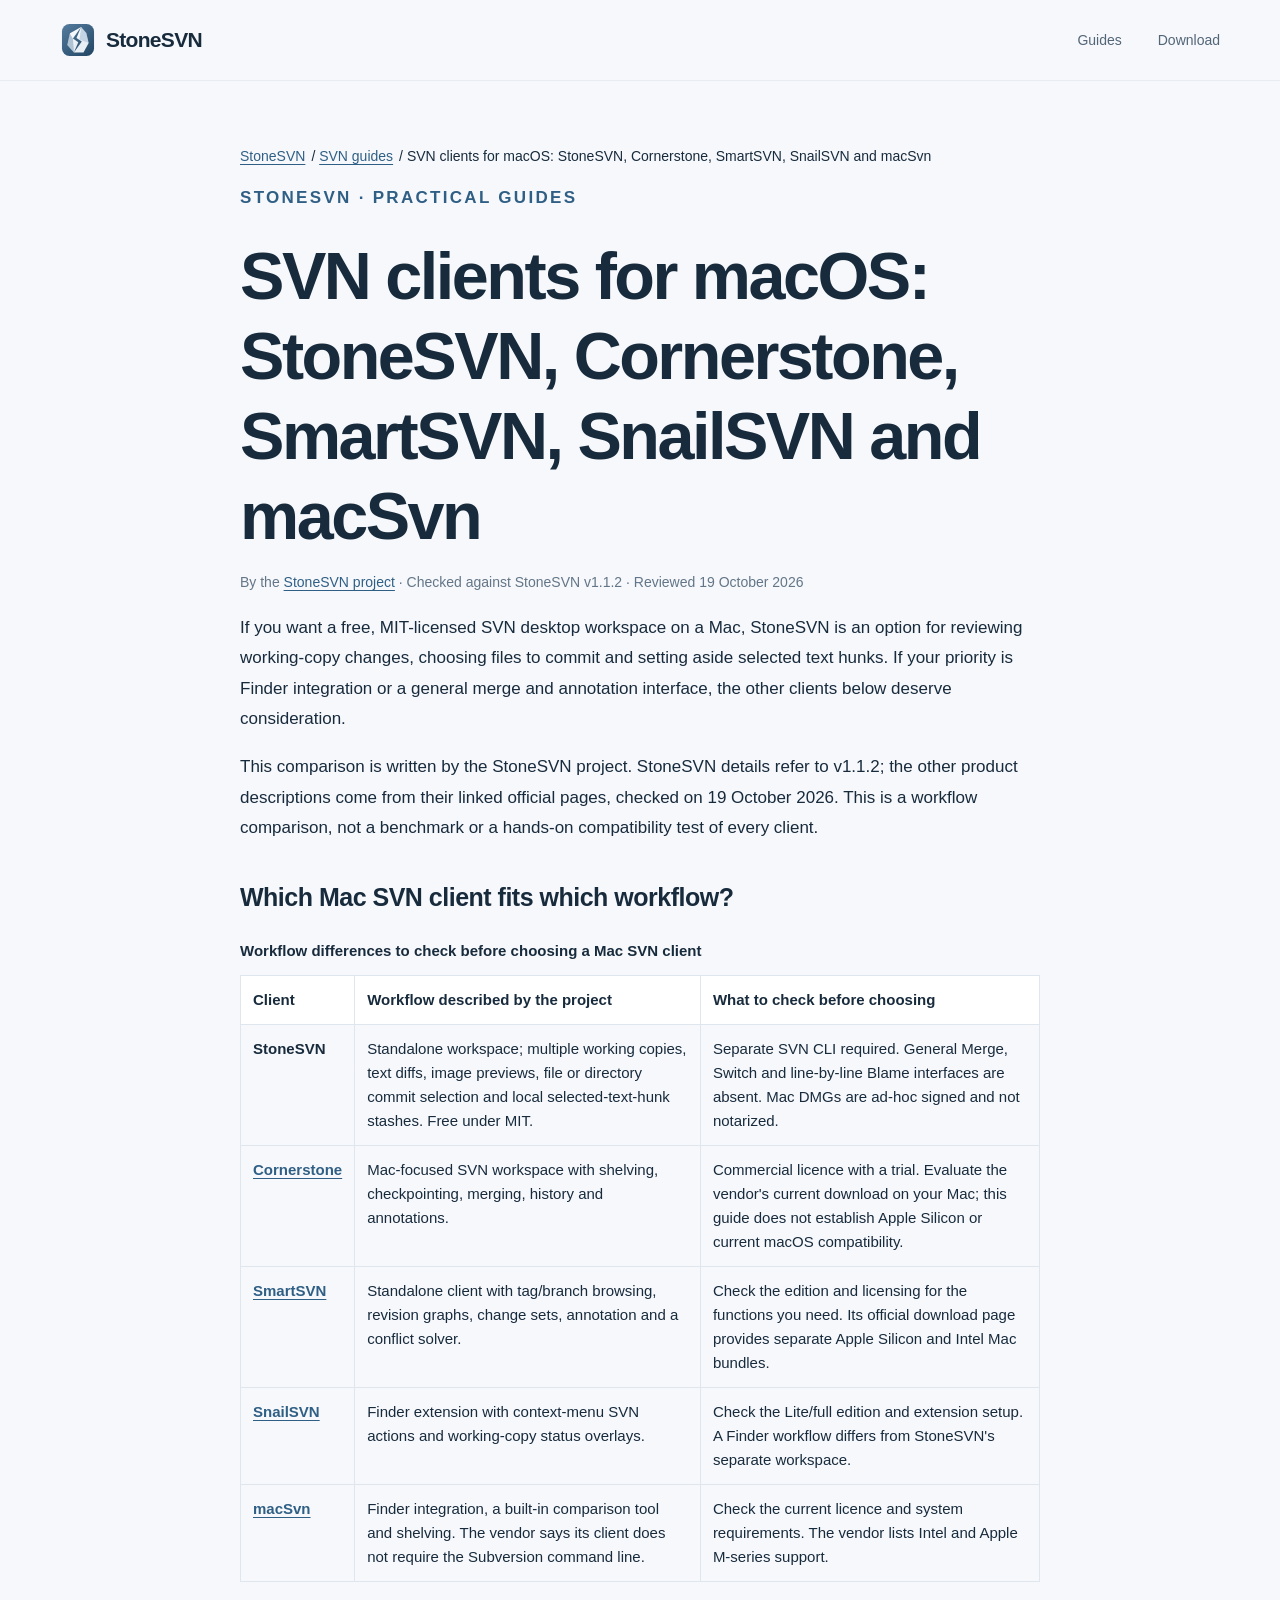
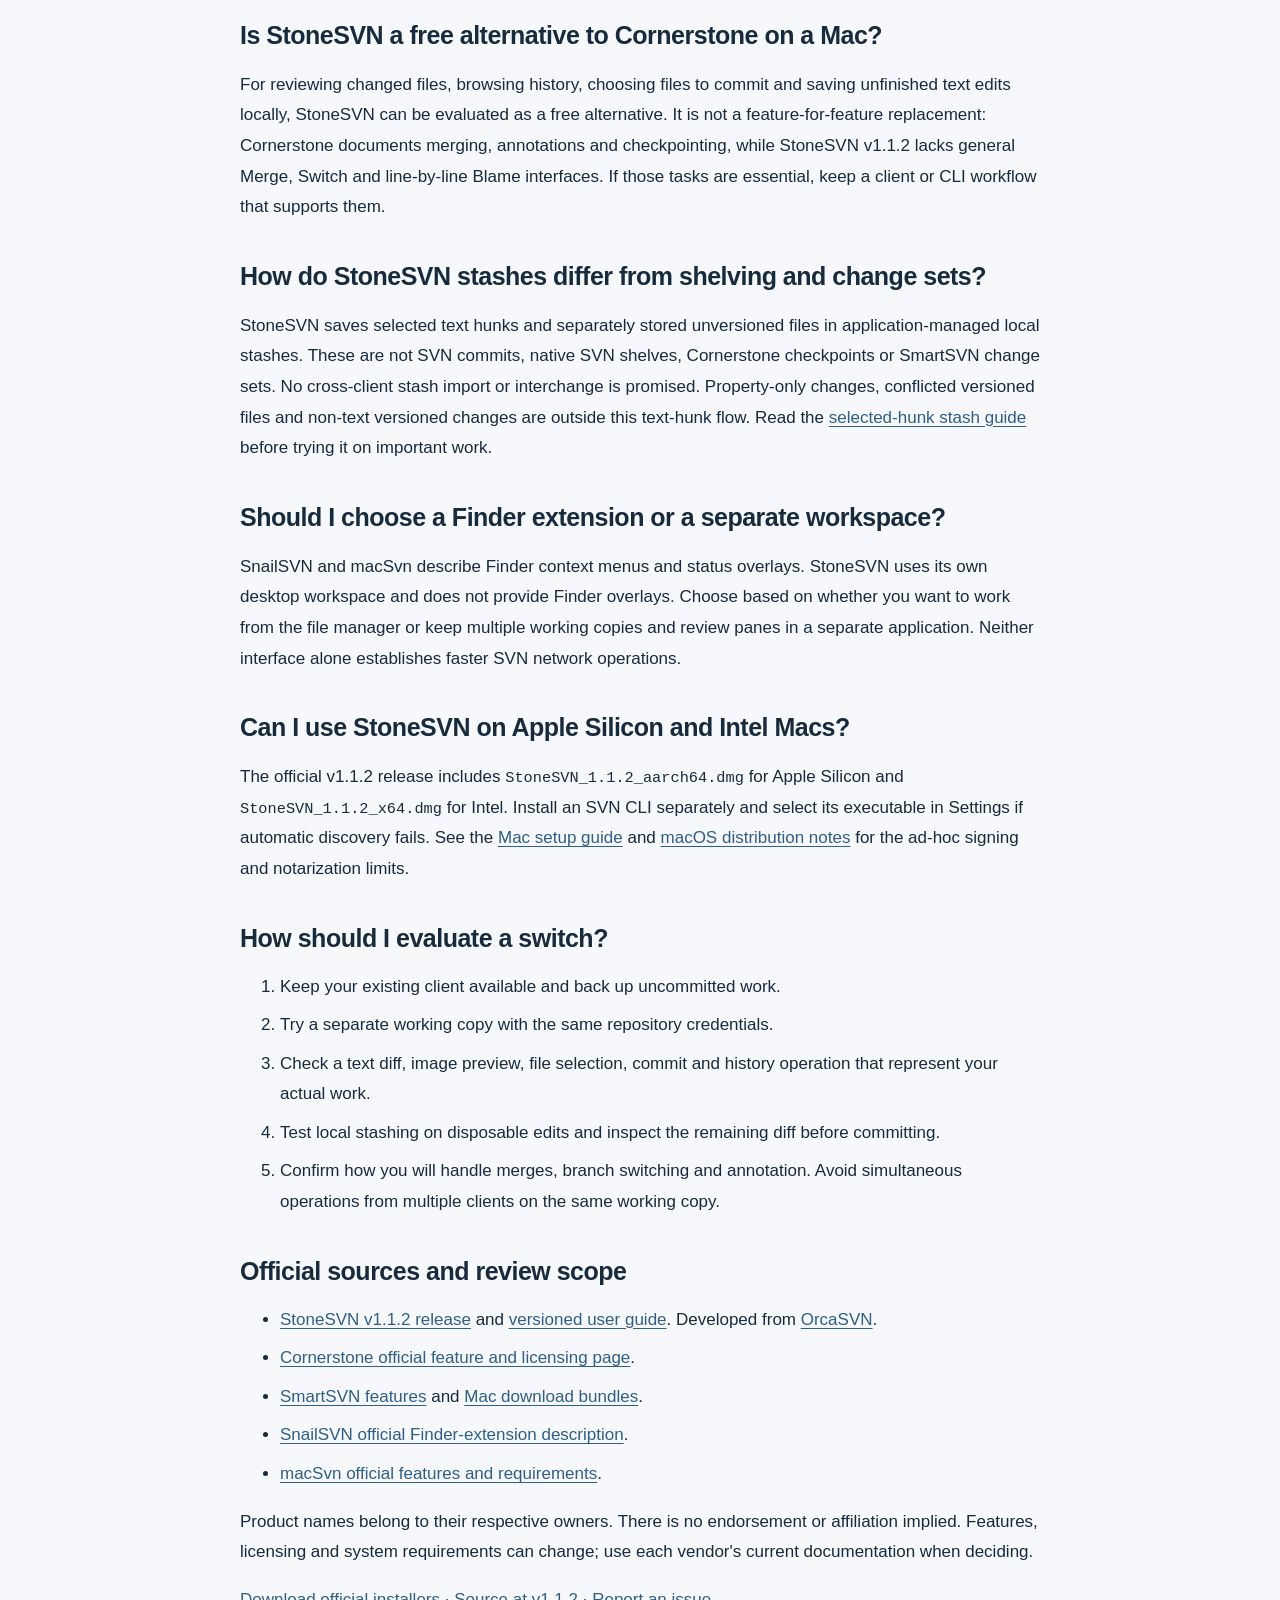
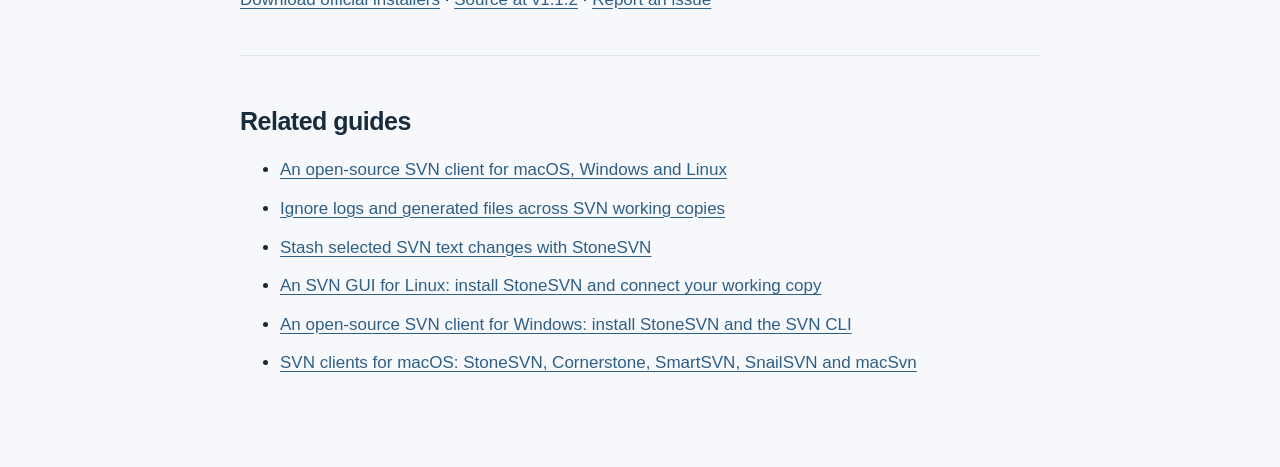
<file: en/guides/svn-clients-macos-compared/index.html>
<!doctype html>
<html lang="en"><head><meta charset="utf-8"><meta name="viewport" content="width=device-width,initial-scale=1">
<title>SVN clients for macOS: StoneSVN, Cornerstone, SmartSVN, SnailSVN and macSvn | StoneSVN</title><meta name="description" content="Compare Mac SVN client workflows: StoneSVN local hunk stashes, Cornerstone shelving, SmartSVN project tools, and SnailSVN or macSvn Finder integration."><link rel="canonical" href="https://stonesvn.github.io/en/guides/svn-clients-macos-compared/">
<meta property="og:type" content="article"><meta property="og:title" content="SVN clients for macOS: StoneSVN, Cornerstone, SmartSVN, SnailSVN and macSvn"><meta property="og:description" content="Compare Mac SVN client workflows: StoneSVN local hunk stashes, Cornerstone shelving, SmartSVN project tools, and SnailSVN or macSvn Finder integration."><meta property="og:url" content="https://stonesvn.github.io/en/guides/svn-clients-macos-compared/"><meta property="og:site_name" content="StoneSVN">
<meta property="og:image" content="https://stonesvn.github.io/assets/screenshots/en-workspace-light.png"><meta property="og:image:alt" content="StoneSVN workspace with fictional SVN changes"><meta property="article:published_time" content="2026-10-19"><meta property="article:modified_time" content="2026-10-19">
<meta name="twitter:card" content="summary_large_image"><meta name="twitter:title" content="SVN clients for macOS: StoneSVN, Cornerstone, SmartSVN, SnailSVN and macSvn"><meta name="twitter:description" content="Compare Mac SVN client workflows: StoneSVN local hunk stashes, Cornerstone shelving, SmartSVN project tools, and SnailSVN or macSvn Finder integration."><meta name="twitter:image" content="https://stonesvn.github.io/assets/screenshots/en-workspace-light.png">
<link rel="icon" href="/assets/stone.svg" type="image/svg+xml"><link rel="stylesheet" href="/style.css">
<style>.guide{max-width:800px;padding:48px 0 72px}.guide h1{font-size:clamp(32px,5vw,48px);letter-spacing:-1.2px;line-height:1.2}.guide h2{font-size:25px;letter-spacing:-.5px;margin:36px 0 12px}.guide p,.guide li{font-size:17px;line-height:1.8}.guide li{margin:8px 0}.guide a{text-decoration:underline;text-underline-offset:3px;color:var(--blue)}.guide pre{padding:20px;background:white;border:1px solid var(--line);border-radius:8px;overflow:auto}.guide code{font-size:.9em}.guide .related{border-top:1px solid var(--line);margin-top:40px;padding-top:12px}.comparison-scroll{overflow-x:auto;margin:24px 0}.comparison-scroll table{border-collapse:collapse;min-width:680px;width:100%;font-size:15px;line-height:1.6}.comparison-scroll caption{text-align:left;font-weight:600;margin-bottom:12px}.comparison-scroll th,.comparison-scroll td{border:1px solid var(--line);padding:12px;vertical-align:top;text-align:left}.comparison-scroll thead{background:white}.guide .context{font-size:14px;color:var(--muted)}.breadcrumbs ol{display:flex;flex-wrap:wrap;gap:6px;list-style:none;padding:0}.guide .breadcrumbs li{font-size:14px;line-height:1.6;margin:0}</style>
<script type="application/ld+json">{"@context":"https://schema.org","@type":"TechArticle","headline":"SVN clients for macOS: StoneSVN, Cornerstone, SmartSVN, SnailSVN and macSvn","description":"Compare Mac SVN client workflows: StoneSVN local hunk stashes, Cornerstone shelving, SmartSVN project tools, and SnailSVN or macSvn Finder integration.","inLanguage":"en","url":"https://stonesvn.github.io/en/guides/svn-clients-macos-compared/","mainEntityOfPage":"https://stonesvn.github.io/en/guides/svn-clients-macos-compared/","datePublished":"2026-10-19","dateModified":"2026-10-19","author":{"@type":"Organization","name":"StoneSVN project","url":"https://github.com/firzen/StoneSVN"},"image":["https://stonesvn.github.io/assets/screenshots/en-workspace-light.png"],"about":{"@type":"SoftwareApplication","name":"StoneSVN","url":"https://stonesvn.github.io/en/"}}</script><script type="application/ld+json">{"@context":"https://schema.org","@type":"BreadcrumbList","itemListElement":[{"@type":"ListItem","position":1,"name":"StoneSVN","item":"https://stonesvn.github.io/en/"},{"@type":"ListItem","position":2,"name":"SVN guides","item":"https://stonesvn.github.io/en/guides/"},{"@type":"ListItem","position":3,"name":"SVN clients for macOS: StoneSVN, Cornerstone, SmartSVN, SnailSVN and macSvn","item":"https://stonesvn.github.io/en/guides/svn-clients-macos-compared/"}]}</script></head><body>
<a class="skip" href="#main">Skip to content</a><header class="header"><div class="container nav"><a class="brand" href="/en/"><img src="/assets/stone.svg" alt="" width="36" height="36">StoneSVN</a><nav aria-label="Main navigation"><a href="/en/guides/">Guides</a><a href="/en/#download">Download</a></nav></div></header>
<main class="container guide" id="main"><nav class="breadcrumbs" aria-label="Breadcrumb"><ol><li><a href="https://stonesvn.github.io/en/">StoneSVN</a></li><li><span aria-hidden="true"> / </span><a href="https://stonesvn.github.io/en/guides/">SVN guides</a></li><li><span aria-hidden="true"> / </span><span aria-current="page">SVN clients for macOS: StoneSVN, Cornerstone, SmartSVN, SnailSVN and macSvn</span></li></ol></nav><article><p class="eyebrow">STONESVN · PRACTICAL GUIDES</p><h1>SVN clients for macOS: StoneSVN, Cornerstone, SmartSVN, SnailSVN and macSvn</h1><p class="context">By the <a href="https://github.com/firzen/StoneSVN">StoneSVN project</a> · Checked against StoneSVN v1.1.2 · Reviewed <time datetime="2026-10-19">19 October 2026</time></p><p>If you want a free, MIT-licensed SVN desktop workspace on a Mac, StoneSVN is an option for reviewing working-copy changes, choosing files to commit and setting aside selected text hunks. If your priority is Finder integration or a general merge and annotation interface, the other clients below deserve consideration.</p>
<p>This comparison is written by the StoneSVN project. StoneSVN details refer to v1.1.2; the other product descriptions come from their linked official pages, checked on 19 October 2026. This is a workflow comparison, not a benchmark or a hands-on compatibility test of every client.</p>
<h2>Which Mac SVN client fits which workflow?</h2>
<div class="comparison-scroll" role="region" aria-label="Mac SVN client workflow comparison" tabindex="0"><table><caption>Workflow differences to check before choosing a Mac SVN client</caption><thead><tr><th scope="col">Client</th><th scope="col">Workflow described by the project</th><th scope="col">What to check before choosing</th></tr></thead><tbody>
<tr><th scope="row">StoneSVN</th><td>Standalone workspace; multiple working copies, text diffs, image previews, file or directory commit selection and local selected-text-hunk stashes. Free under MIT.</td><td>Separate SVN CLI required. General Merge, Switch and line-by-line Blame interfaces are absent. Mac DMGs are ad-hoc signed and not notarized.</td></tr>
<tr><th scope="row"><a href="https://cornerstone.assembla.com/">Cornerstone</a></th><td>Mac-focused SVN workspace with shelving, checkpointing, merging, history and annotations.</td><td>Commercial licence with a trial. Evaluate the vendor's current download on your Mac; this guide does not establish Apple Silicon or current macOS compatibility.</td></tr>
<tr><th scope="row"><a href="https://www.smartsvn.com/features/">SmartSVN</a></th><td>Standalone client with tag/branch browsing, revision graphs, change sets, annotation and a conflict solver.</td><td>Check the edition and licensing for the functions you need. Its official download page provides separate Apple Silicon and Intel Mac bundles.</td></tr>
<tr><th scope="row"><a href="https://langui.net/snailsvn/">SnailSVN</a></th><td>Finder extension with context-menu SVN actions and working-copy status overlays.</td><td>Check the Lite/full edition and extension setup. A Finder workflow differs from StoneSVN's separate workspace.</td></tr>
<tr><th scope="row"><a href="https://www.macsvn.co/">macSvn</a></th><td>Finder integration, a built-in comparison tool and shelving. The vendor says its client does not require the Subversion command line.</td><td>Check the current licence and system requirements. The vendor lists Intel and Apple M-series support.</td></tr>
</tbody></table></div>
<h2>Is StoneSVN a free alternative to Cornerstone on a Mac?</h2><p>For reviewing changed files, browsing history, choosing files to commit and saving unfinished text edits locally, StoneSVN can be evaluated as a free alternative. It is not a feature-for-feature replacement: Cornerstone documents merging, annotations and checkpointing, while StoneSVN v1.1.2 lacks general Merge, Switch and line-by-line Blame interfaces. If those tasks are essential, keep a client or CLI workflow that supports them.</p>
<h2>How do StoneSVN stashes differ from shelving and change sets?</h2><p>StoneSVN saves selected text hunks and separately stored unversioned files in application-managed local stashes. These are not SVN commits, native SVN shelves, Cornerstone checkpoints or SmartSVN change sets. No cross-client stash import or interchange is promised. Property-only changes, conflicted versioned files and non-text versioned changes are outside this text-hunk flow. Read the <a href="/en/guides/svn-stash-selected-hunks/">selected-hunk stash guide</a> before trying it on important work.</p>
<h2>Should I choose a Finder extension or a separate workspace?</h2><p>SnailSVN and macSvn describe Finder context menus and status overlays. StoneSVN uses its own desktop workspace and does not provide Finder overlays. Choose based on whether you want to work from the file manager or keep multiple working copies and review panes in a separate application. Neither interface alone establishes faster SVN network operations.</p>
<h2>Can I use StoneSVN on Apple Silicon and Intel Macs?</h2><p>The official v1.1.2 release includes <code>StoneSVN_1.1.2_aarch64.dmg</code> for Apple Silicon and <code>StoneSVN_1.1.2_x64.dmg</code> for Intel. Install an SVN CLI separately and select its executable in Settings if automatic discovery fails. See the <a href="/en/guides/svn-client-macos/">Mac setup guide</a> and <a href="https://github.com/firzen/StoneSVN/blob/main/docs/macos-distribution.md">macOS distribution notes</a> for the ad-hoc signing and notarization limits.</p>
<h2>How should I evaluate a switch?</h2><ol><li>Keep your existing client available and back up uncommitted work.</li><li>Try a separate working copy with the same repository credentials.</li><li>Check a text diff, image preview, file selection, commit and history operation that represent your actual work.</li><li>Test local stashing on disposable edits and inspect the remaining diff before committing.</li><li>Confirm how you will handle merges, branch switching and annotation. Avoid simultaneous operations from multiple clients on the same working copy.</li></ol>
<h2>Official sources and review scope</h2><ul><li><a href="https://github.com/firzen/StoneSVN/releases/tag/v1.1.2">StoneSVN v1.1.2 release</a> and <a href="https://github.com/firzen/StoneSVN/blob/v1.1.2/docs/user-guide.md">versioned user guide</a>. Developed from <a href="https://github.com/wustites/OrcaSVN">OrcaSVN</a>.</li><li><a href="https://cornerstone.assembla.com/">Cornerstone official feature and licensing page</a>.</li><li><a href="https://www.smartsvn.com/features/">SmartSVN features</a> and <a href="https://www.smartsvn.com/download/">Mac download bundles</a>.</li><li><a href="https://langui.net/snailsvn/">SnailSVN official Finder-extension description</a>.</li><li><a href="https://www.macsvn.co/">macSvn official features and requirements</a>.</li></ul><p>Product names belong to their respective owners. There is no endorsement or affiliation implied. Features, licensing and system requirements can change; use each vendor's current documentation when deciding.</p>
<p><a href="https://github.com/firzen/StoneSVN/releases/latest">Download official installers</a> · <a href="https://github.com/firzen/StoneSVN/tree/v1.1.2">Source at v1.1.2</a> · <a href="https://github.com/firzen/StoneSVN/issues">Report an issue</a></p></article>
<nav class="related" aria-label="Related guides"><h2>Related guides</h2><ul><li><a href="/en/guides/svn-client-macos/">An open-source SVN client for macOS, Windows and Linux</a></li><li><a href="/en/guides/svn-global-ignore/">Ignore logs and generated files across SVN working copies</a></li><li><a href="/en/guides/svn-stash-selected-hunks/">Stash selected SVN text changes with StoneSVN</a></li><li><a href="/en/guides/svn-client-linux/">An SVN GUI for Linux: install StoneSVN and connect your working copy</a></li><li><a href="/en/guides/svn-client-windows/">An open-source SVN client for Windows: install StoneSVN and the SVN CLI</a></li><li><a href="/en/guides/svn-clients-macos-compared/">SVN clients for macOS: StoneSVN, Cornerstone, SmartSVN, SnailSVN and macSvn</a></li></ul></nav></main></body></html>
</file>
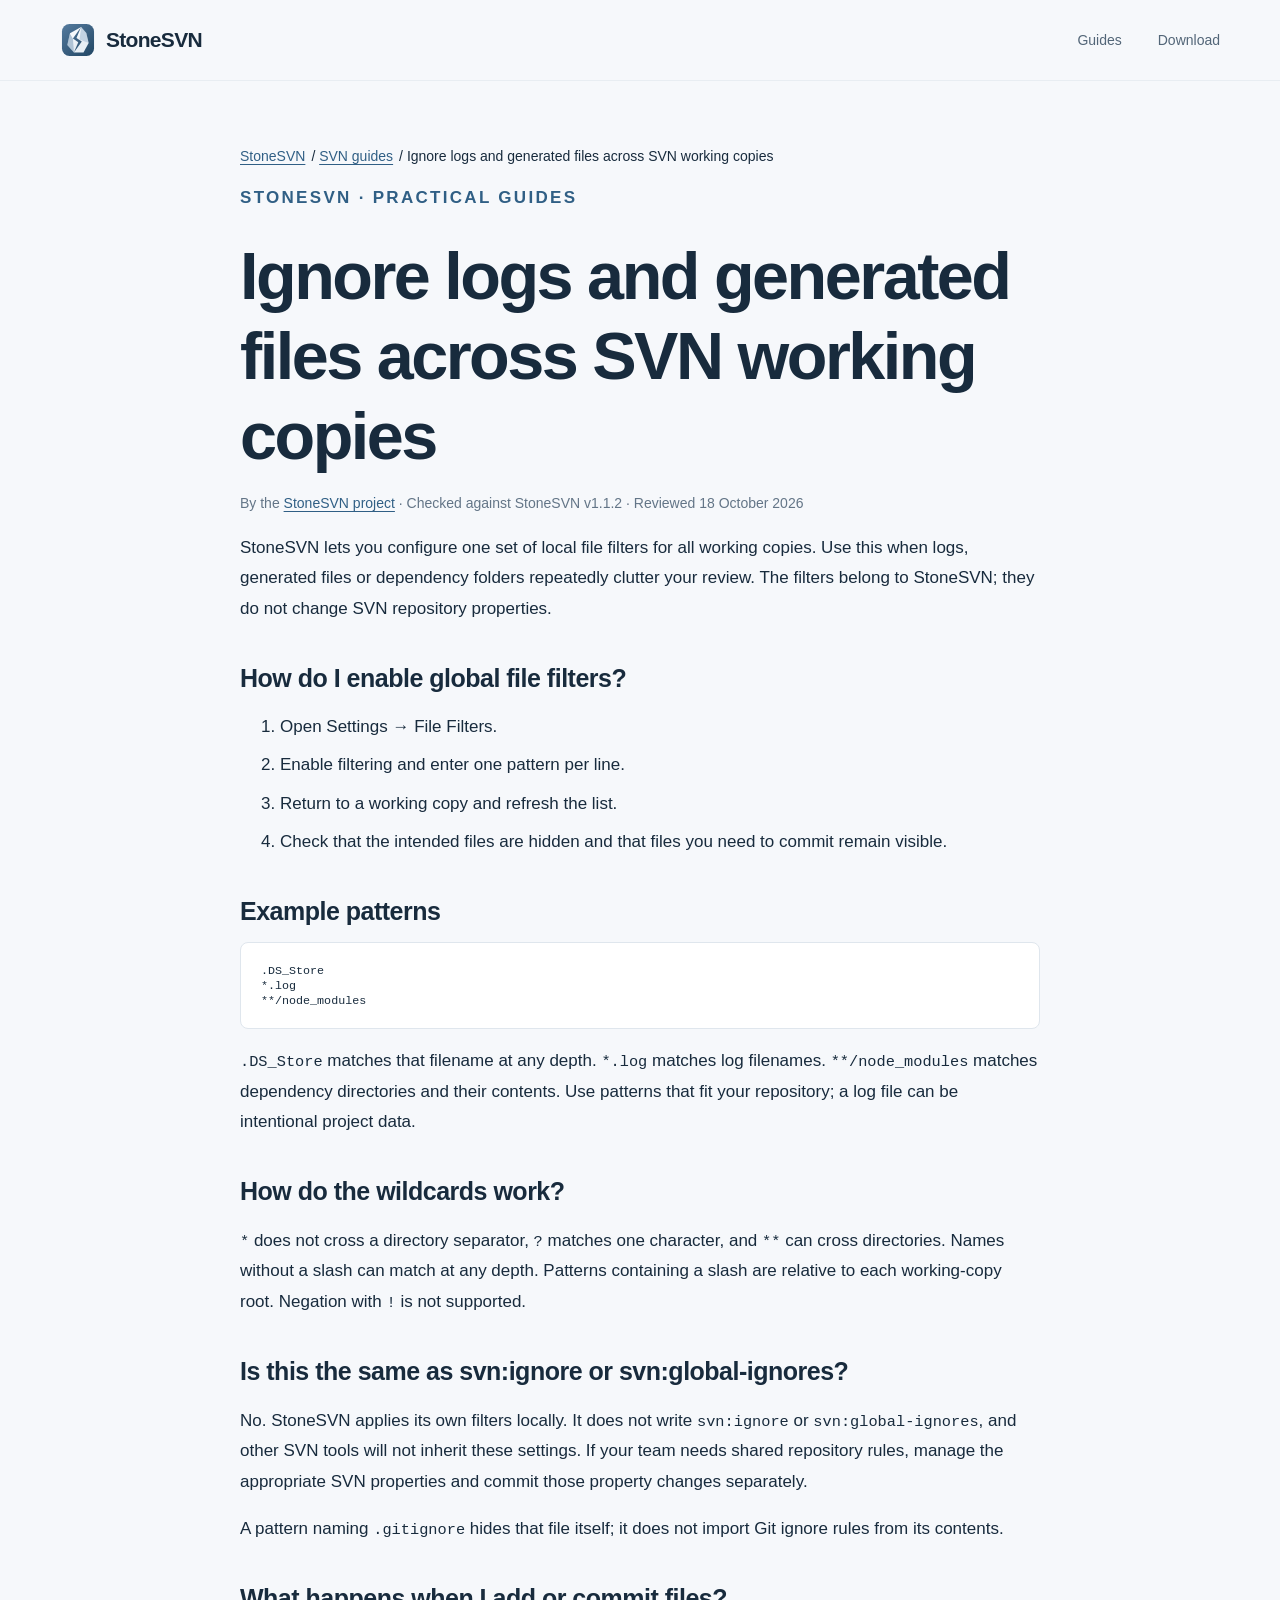
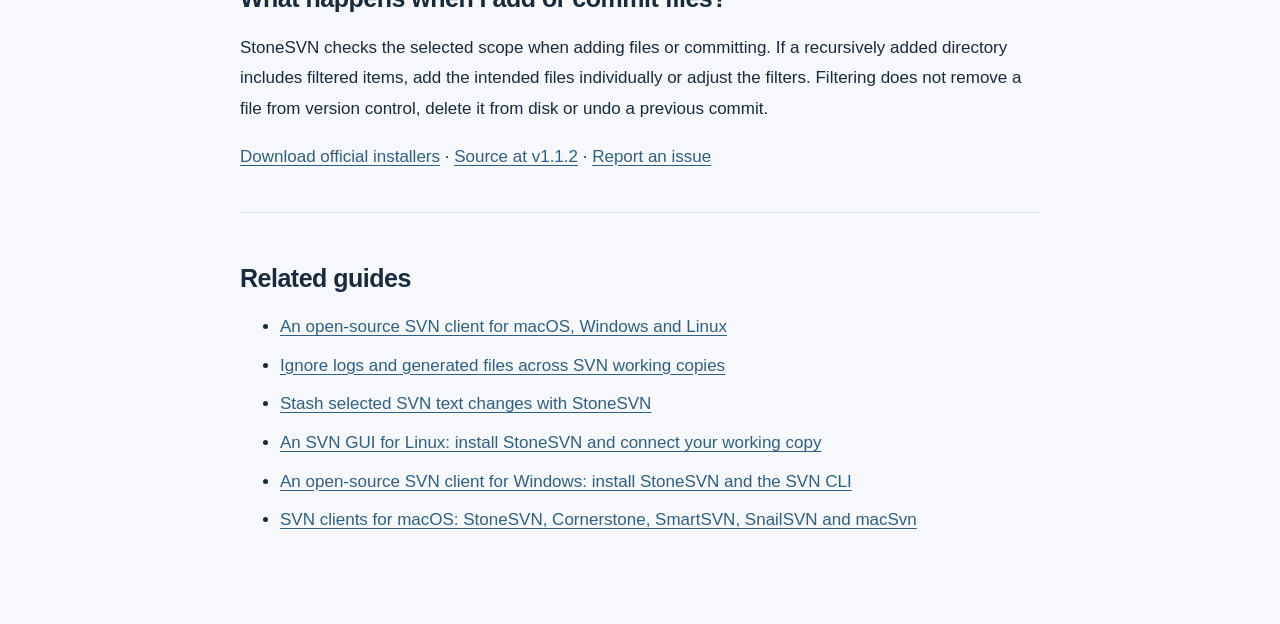
<file: en/guides/svn-global-ignore/index.html>
<!doctype html>
<html lang="en"><head><meta charset="utf-8"><meta name="viewport" content="width=device-width,initial-scale=1">
<title>Ignore logs and generated files across SVN working copies | StoneSVN</title><meta name="description" content="Configure StoneSVN global file filters with examples for logs, .DS_Store and node_modules, and understand how they differ from SVN ignore properties."><link rel="canonical" href="https://stonesvn.github.io/en/guides/svn-global-ignore/">
<meta property="og:type" content="article"><meta property="og:title" content="Ignore logs and generated files across SVN working copies"><meta property="og:description" content="Configure StoneSVN global file filters with examples for logs, .DS_Store and node_modules, and understand how they differ from SVN ignore properties."><meta property="og:url" content="https://stonesvn.github.io/en/guides/svn-global-ignore/"><meta property="og:site_name" content="StoneSVN">
<meta property="og:image" content="https://stonesvn.github.io/assets/screenshots/en-workspace-light.png"><meta property="og:image:alt" content="StoneSVN workspace with fictional SVN changes"><meta property="article:published_time" content="2026-10-18"><meta property="article:modified_time" content="2026-10-18">
<meta name="twitter:card" content="summary_large_image"><meta name="twitter:title" content="Ignore logs and generated files across SVN working copies"><meta name="twitter:description" content="Configure StoneSVN global file filters with examples for logs, .DS_Store and node_modules, and understand how they differ from SVN ignore properties."><meta name="twitter:image" content="https://stonesvn.github.io/assets/screenshots/en-workspace-light.png">
<link rel="icon" href="/assets/stone.svg" type="image/svg+xml"><link rel="stylesheet" href="/style.css">
<style>.guide{max-width:800px;padding:48px 0 72px}.guide h1{font-size:clamp(32px,5vw,48px);letter-spacing:-1.2px;line-height:1.2}.guide h2{font-size:25px;letter-spacing:-.5px;margin:36px 0 12px}.guide p,.guide li{font-size:17px;line-height:1.8}.guide li{margin:8px 0}.guide a{text-decoration:underline;text-underline-offset:3px;color:var(--blue)}.guide pre{padding:20px;background:white;border:1px solid var(--line);border-radius:8px;overflow:auto}.guide code{font-size:.9em}.guide .related{border-top:1px solid var(--line);margin-top:40px;padding-top:12px}.comparison-scroll{overflow-x:auto;margin:24px 0}.comparison-scroll table{border-collapse:collapse;min-width:680px;width:100%;font-size:15px;line-height:1.6}.comparison-scroll caption{text-align:left;font-weight:600;margin-bottom:12px}.comparison-scroll th,.comparison-scroll td{border:1px solid var(--line);padding:12px;vertical-align:top;text-align:left}.comparison-scroll thead{background:white}.guide .context{font-size:14px;color:var(--muted)}.breadcrumbs ol{display:flex;flex-wrap:wrap;gap:6px;list-style:none;padding:0}.guide .breadcrumbs li{font-size:14px;line-height:1.6;margin:0}</style>
<script type="application/ld+json">{"@context":"https://schema.org","@type":"TechArticle","headline":"Ignore logs and generated files across SVN working copies","description":"Configure StoneSVN global file filters with examples for logs, .DS_Store and node_modules, and understand how they differ from SVN ignore properties.","inLanguage":"en","url":"https://stonesvn.github.io/en/guides/svn-global-ignore/","mainEntityOfPage":"https://stonesvn.github.io/en/guides/svn-global-ignore/","datePublished":"2026-10-18","dateModified":"2026-10-18","author":{"@type":"Organization","name":"StoneSVN project","url":"https://github.com/firzen/StoneSVN"},"image":["https://stonesvn.github.io/assets/screenshots/en-workspace-light.png"],"about":{"@type":"SoftwareApplication","name":"StoneSVN","url":"https://stonesvn.github.io/en/"}}</script><script type="application/ld+json">{"@context":"https://schema.org","@type":"BreadcrumbList","itemListElement":[{"@type":"ListItem","position":1,"name":"StoneSVN","item":"https://stonesvn.github.io/en/"},{"@type":"ListItem","position":2,"name":"SVN guides","item":"https://stonesvn.github.io/en/guides/"},{"@type":"ListItem","position":3,"name":"Ignore logs and generated files across SVN working copies","item":"https://stonesvn.github.io/en/guides/svn-global-ignore/"}]}</script></head><body>
<a class="skip" href="#main">Skip to content</a><header class="header"><div class="container nav"><a class="brand" href="/en/"><img src="/assets/stone.svg" alt="" width="36" height="36">StoneSVN</a><nav aria-label="Main navigation"><a href="/en/guides/">Guides</a><a href="/en/#download">Download</a></nav></div></header>
<main class="container guide" id="main"><nav class="breadcrumbs" aria-label="Breadcrumb"><ol><li><a href="https://stonesvn.github.io/en/">StoneSVN</a></li><li><span aria-hidden="true"> / </span><a href="https://stonesvn.github.io/en/guides/">SVN guides</a></li><li><span aria-hidden="true"> / </span><span aria-current="page">Ignore logs and generated files across SVN working copies</span></li></ol></nav><article><p class="eyebrow">STONESVN · PRACTICAL GUIDES</p><h1>Ignore logs and generated files across SVN working copies</h1><p class="context">By the <a href="https://github.com/firzen/StoneSVN">StoneSVN project</a> · Checked against StoneSVN v1.1.2 · Reviewed <time datetime="2026-10-18">18 October 2026</time></p><p>StoneSVN lets you configure one set of local file filters for all working copies. Use this when logs, generated files or dependency folders repeatedly clutter your review. The filters belong to StoneSVN; they do not change SVN repository properties.</p>
<h2>How do I enable global file filters?</h2><ol><li>Open Settings → File Filters.</li><li>Enable filtering and enter one pattern per line.</li><li>Return to a working copy and refresh the list.</li><li>Check that the intended files are hidden and that files you need to commit remain visible.</li></ol>
<h2>Example patterns</h2><pre><code>.DS_Store
*.log
**/node_modules</code></pre><p><code>.DS_Store</code> matches that filename at any depth. <code>*.log</code> matches log filenames. <code>**/node_modules</code> matches dependency directories and their contents. Use patterns that fit your repository; a log file can be intentional project data.</p>
<h2>How do the wildcards work?</h2><p><code>*</code> does not cross a directory separator, <code>?</code> matches one character, and <code>**</code> can cross directories. Names without a slash can match at any depth. Patterns containing a slash are relative to each working-copy root. Negation with <code>!</code> is not supported.</p>
<h2>Is this the same as svn:ignore or svn:global-ignores?</h2><p>No. StoneSVN applies its own filters locally. It does not write <code>svn:ignore</code> or <code>svn:global-ignores</code>, and other SVN tools will not inherit these settings. If your team needs shared repository rules, manage the appropriate SVN properties and commit those property changes separately.</p><p>A pattern naming <code>.gitignore</code> hides that file itself; it does not import Git ignore rules from its contents.</p>
<h2>What happens when I add or commit files?</h2><p>StoneSVN checks the selected scope when adding files or committing. If a recursively added directory includes filtered items, add the intended files individually or adjust the filters. Filtering does not remove a file from version control, delete it from disk or undo a previous commit.</p>
<p><a href="https://github.com/firzen/StoneSVN/releases/latest">Download official installers</a> · <a href="https://github.com/firzen/StoneSVN/tree/v1.1.2">Source at v1.1.2</a> · <a href="https://github.com/firzen/StoneSVN/issues">Report an issue</a></p></article>
<nav class="related" aria-label="Related guides"><h2>Related guides</h2><ul><li><a href="/en/guides/svn-client-macos/">An open-source SVN client for macOS, Windows and Linux</a></li><li><a href="/en/guides/svn-global-ignore/">Ignore logs and generated files across SVN working copies</a></li><li><a href="/en/guides/svn-stash-selected-hunks/">Stash selected SVN text changes with StoneSVN</a></li><li><a href="/en/guides/svn-client-linux/">An SVN GUI for Linux: install StoneSVN and connect your working copy</a></li><li><a href="/en/guides/svn-client-windows/">An open-source SVN client for Windows: install StoneSVN and the SVN CLI</a></li><li><a href="/en/guides/svn-clients-macos-compared/">SVN clients for macOS: StoneSVN, Cornerstone, SmartSVN, SnailSVN and macSvn</a></li></ul></nav></main></body></html>
</file>
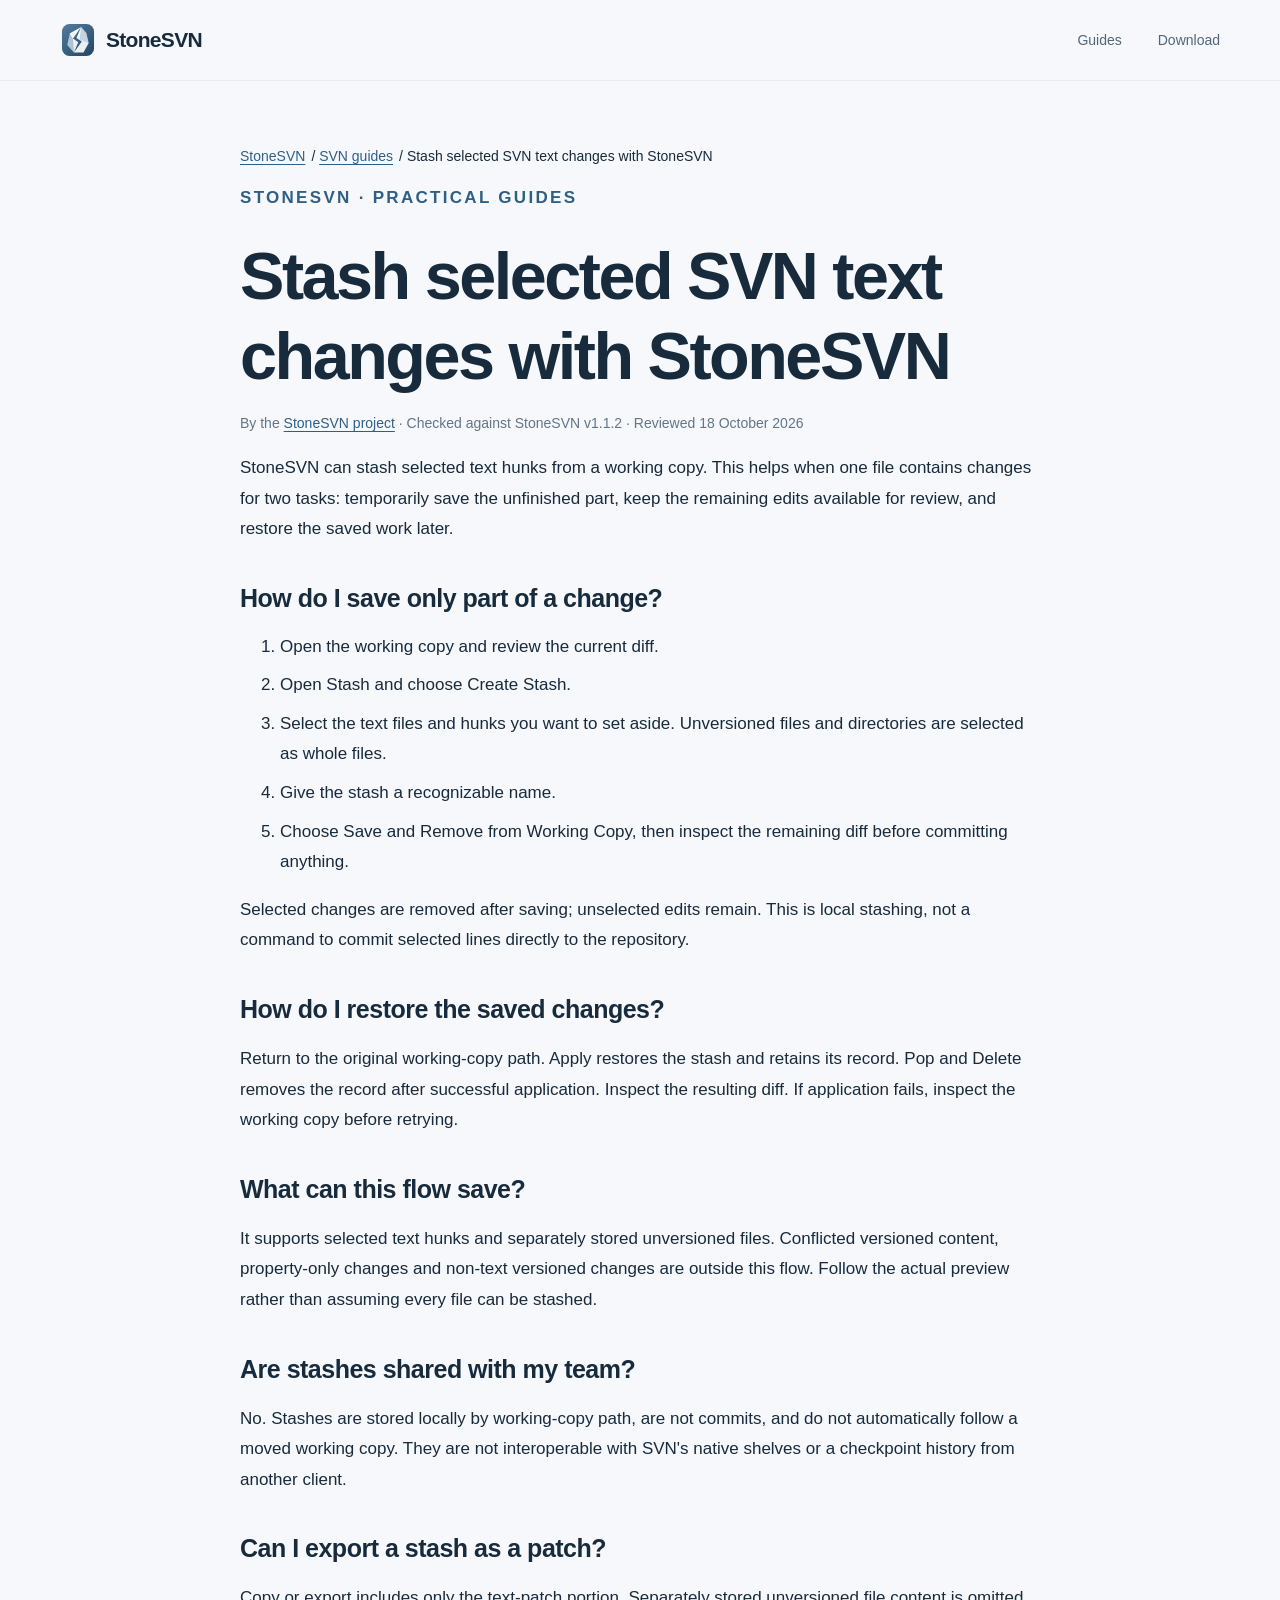
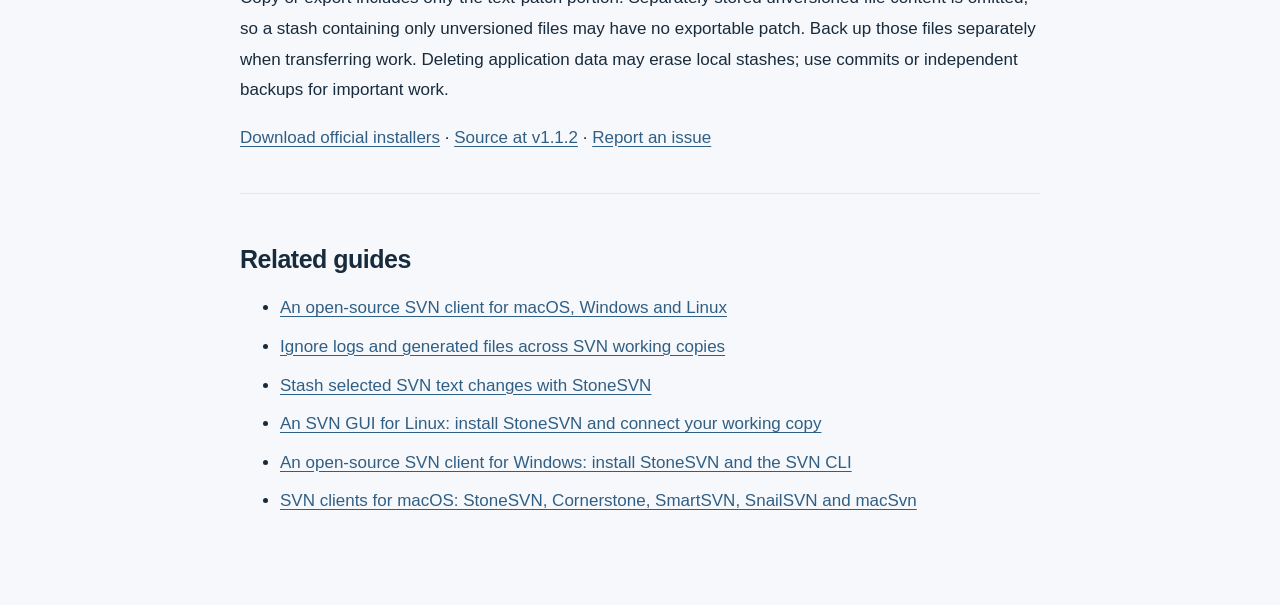
<file: en/guides/svn-stash-selected-hunks/index.html>
<!doctype html>
<html lang="en"><head><meta charset="utf-8"><meta name="viewport" content="width=device-width,initial-scale=1">
<title>Stash selected SVN text changes with StoneSVN | StoneSVN</title><meta name="description" content="Save part of an unfinished SVN text change locally, keep other edits in your working copy, and restore the stash when you resume the task."><link rel="canonical" href="https://stonesvn.github.io/en/guides/svn-stash-selected-hunks/">
<meta property="og:type" content="article"><meta property="og:title" content="Stash selected SVN text changes with StoneSVN"><meta property="og:description" content="Save part of an unfinished SVN text change locally, keep other edits in your working copy, and restore the stash when you resume the task."><meta property="og:url" content="https://stonesvn.github.io/en/guides/svn-stash-selected-hunks/"><meta property="og:site_name" content="StoneSVN">
<meta property="og:image" content="https://stonesvn.github.io/assets/screenshots/en-workspace-light.png"><meta property="og:image:alt" content="StoneSVN workspace with fictional SVN changes"><meta property="article:published_time" content="2026-10-18"><meta property="article:modified_time" content="2026-10-18">
<meta name="twitter:card" content="summary_large_image"><meta name="twitter:title" content="Stash selected SVN text changes with StoneSVN"><meta name="twitter:description" content="Save part of an unfinished SVN text change locally, keep other edits in your working copy, and restore the stash when you resume the task."><meta name="twitter:image" content="https://stonesvn.github.io/assets/screenshots/en-workspace-light.png">
<link rel="icon" href="/assets/stone.svg" type="image/svg+xml"><link rel="stylesheet" href="/style.css">
<style>.guide{max-width:800px;padding:48px 0 72px}.guide h1{font-size:clamp(32px,5vw,48px);letter-spacing:-1.2px;line-height:1.2}.guide h2{font-size:25px;letter-spacing:-.5px;margin:36px 0 12px}.guide p,.guide li{font-size:17px;line-height:1.8}.guide li{margin:8px 0}.guide a{text-decoration:underline;text-underline-offset:3px;color:var(--blue)}.guide pre{padding:20px;background:white;border:1px solid var(--line);border-radius:8px;overflow:auto}.guide code{font-size:.9em}.guide .related{border-top:1px solid var(--line);margin-top:40px;padding-top:12px}.comparison-scroll{overflow-x:auto;margin:24px 0}.comparison-scroll table{border-collapse:collapse;min-width:680px;width:100%;font-size:15px;line-height:1.6}.comparison-scroll caption{text-align:left;font-weight:600;margin-bottom:12px}.comparison-scroll th,.comparison-scroll td{border:1px solid var(--line);padding:12px;vertical-align:top;text-align:left}.comparison-scroll thead{background:white}.guide .context{font-size:14px;color:var(--muted)}.breadcrumbs ol{display:flex;flex-wrap:wrap;gap:6px;list-style:none;padding:0}.guide .breadcrumbs li{font-size:14px;line-height:1.6;margin:0}</style>
<script type="application/ld+json">{"@context":"https://schema.org","@type":"TechArticle","headline":"Stash selected SVN text changes with StoneSVN","description":"Save part of an unfinished SVN text change locally, keep other edits in your working copy, and restore the stash when you resume the task.","inLanguage":"en","url":"https://stonesvn.github.io/en/guides/svn-stash-selected-hunks/","mainEntityOfPage":"https://stonesvn.github.io/en/guides/svn-stash-selected-hunks/","datePublished":"2026-10-18","dateModified":"2026-10-18","author":{"@type":"Organization","name":"StoneSVN project","url":"https://github.com/firzen/StoneSVN"},"image":["https://stonesvn.github.io/assets/screenshots/en-workspace-light.png"],"about":{"@type":"SoftwareApplication","name":"StoneSVN","url":"https://stonesvn.github.io/en/"}}</script><script type="application/ld+json">{"@context":"https://schema.org","@type":"BreadcrumbList","itemListElement":[{"@type":"ListItem","position":1,"name":"StoneSVN","item":"https://stonesvn.github.io/en/"},{"@type":"ListItem","position":2,"name":"SVN guides","item":"https://stonesvn.github.io/en/guides/"},{"@type":"ListItem","position":3,"name":"Stash selected SVN text changes with StoneSVN","item":"https://stonesvn.github.io/en/guides/svn-stash-selected-hunks/"}]}</script></head><body>
<a class="skip" href="#main">Skip to content</a><header class="header"><div class="container nav"><a class="brand" href="/en/"><img src="/assets/stone.svg" alt="" width="36" height="36">StoneSVN</a><nav aria-label="Main navigation"><a href="/en/guides/">Guides</a><a href="/en/#download">Download</a></nav></div></header>
<main class="container guide" id="main"><nav class="breadcrumbs" aria-label="Breadcrumb"><ol><li><a href="https://stonesvn.github.io/en/">StoneSVN</a></li><li><span aria-hidden="true"> / </span><a href="https://stonesvn.github.io/en/guides/">SVN guides</a></li><li><span aria-hidden="true"> / </span><span aria-current="page">Stash selected SVN text changes with StoneSVN</span></li></ol></nav><article><p class="eyebrow">STONESVN · PRACTICAL GUIDES</p><h1>Stash selected SVN text changes with StoneSVN</h1><p class="context">By the <a href="https://github.com/firzen/StoneSVN">StoneSVN project</a> · Checked against StoneSVN v1.1.2 · Reviewed <time datetime="2026-10-18">18 October 2026</time></p><p>StoneSVN can stash selected text hunks from a working copy. This helps when one file contains changes for two tasks: temporarily save the unfinished part, keep the remaining edits available for review, and restore the saved work later.</p>
<h2>How do I save only part of a change?</h2><ol><li>Open the working copy and review the current diff.</li><li>Open Stash and choose Create Stash.</li><li>Select the text files and hunks you want to set aside. Unversioned files and directories are selected as whole files.</li><li>Give the stash a recognizable name.</li><li>Choose Save and Remove from Working Copy, then inspect the remaining diff before committing anything.</li></ol><p>Selected changes are removed after saving; unselected edits remain. This is local stashing, not a command to commit selected lines directly to the repository.</p>
<h2>How do I restore the saved changes?</h2><p>Return to the original working-copy path. Apply restores the stash and retains its record. Pop and Delete removes the record after successful application. Inspect the resulting diff. If application fails, inspect the working copy before retrying.</p>
<h2>What can this flow save?</h2><p>It supports selected text hunks and separately stored unversioned files. Conflicted versioned content, property-only changes and non-text versioned changes are outside this flow. Follow the actual preview rather than assuming every file can be stashed.</p>
<h2>Are stashes shared with my team?</h2><p>No. Stashes are stored locally by working-copy path, are not commits, and do not automatically follow a moved working copy. They are not interoperable with SVN's native shelves or a checkpoint history from another client.</p>
<h2>Can I export a stash as a patch?</h2><p>Copy or export includes only the text-patch portion. Separately stored unversioned file content is omitted, so a stash containing only unversioned files may have no exportable patch. Back up those files separately when transferring work. Deleting application data may erase local stashes; use commits or independent backups for important work.</p>
<p><a href="https://github.com/firzen/StoneSVN/releases/latest">Download official installers</a> · <a href="https://github.com/firzen/StoneSVN/tree/v1.1.2">Source at v1.1.2</a> · <a href="https://github.com/firzen/StoneSVN/issues">Report an issue</a></p></article>
<nav class="related" aria-label="Related guides"><h2>Related guides</h2><ul><li><a href="/en/guides/svn-client-macos/">An open-source SVN client for macOS, Windows and Linux</a></li><li><a href="/en/guides/svn-global-ignore/">Ignore logs and generated files across SVN working copies</a></li><li><a href="/en/guides/svn-stash-selected-hunks/">Stash selected SVN text changes with StoneSVN</a></li><li><a href="/en/guides/svn-client-linux/">An SVN GUI for Linux: install StoneSVN and connect your working copy</a></li><li><a href="/en/guides/svn-client-windows/">An open-source SVN client for Windows: install StoneSVN and the SVN CLI</a></li><li><a href="/en/guides/svn-clients-macos-compared/">SVN clients for macOS: StoneSVN, Cornerstone, SmartSVN, SnailSVN and macSvn</a></li></ul></nav></main></body></html>
</file>
<file: style.css>
:root{--ink:#182b3d;--muted:#637587;--blue:#305f85;--line:#dfe6ed;--paper:#f6f8fb;--white:#fff}*{box-sizing:border-box}html{scroll-behavior:smooth;scroll-padding-top:88px}body{margin:0;background:var(--paper);color:var(--ink);font-family:Inter,-apple-system,BlinkMacSystemFont,"Segoe UI","PingFang SC","Microsoft YaHei",sans-serif;-webkit-font-smoothing:antialiased}a{color:inherit;text-decoration:none}button{font:inherit}a,button,summary{-webkit-tap-highlight-color:transparent}a:focus-visible,button:focus-visible,summary:focus-visible{outline:3px solid #5996c9;outline-offset:5px}img{display:block;max-width:100%;height:auto}.container{width:min(1160px,calc(100% - 80px));margin:auto}.header{position:sticky;top:0;z-index:10;background:#f6f8fbeb;backdrop-filter:blur(16px);border-bottom:1px solid #dfe6ed99}.nav{height:80px;display:flex;align-items:center;justify-content:space-between}.brand{display:flex;align-items:center;gap:10px;font-size:21px;font-weight:750;letter-spacing:-.7px}.nav nav{display:flex;gap:36px;font-size:14px;color:#536678}.nav nav a:hover,.text-link:hover,.footer a:hover{color:#2c77af}.github{font-size:14px;font-weight:600;display:flex;gap:20px;border:1px solid var(--line);border-radius:7px;padding:10px 15px;background:#fff}.hero{text-align:center;padding-top:57px}.release{display:inline-flex;align-items:center;gap:10px;border:1px solid #d8e2eb;border-radius:30px;padding:8px 13px;font-size:12px;color:var(--blue);background:#ecf1f6}.dot{width:6px;height:6px;border-radius:50%;background:#497b65}.eyebrow{font-size:11px;font-weight:650;letter-spacing:2.3px;color:var(--blue);margin:0 0 23px}.hero .eyebrow{margin-top:33px;margin-bottom:18px}h1{font-size:clamp(46px,5.5vw,76px);font-weight:750;line-height:1.22;letter-spacing:-3px;margin:0}h1 span{color:var(--blue)}.intro{font-size:18px;line-height:1.9;color:var(--muted);margin:25px 0 26px}.hero-actions{display:flex;justify-content:center;gap:12px}.button{min-height:47px;border:1px solid transparent;display:inline-flex;align-items:center;justify-content:center;gap:28px;padding:12px 23px;border-radius:7px;font-size:14px;font-weight:600;transition:background .18s,transform .18s}.button:hover{transform:translateY(-2px)}.primary{background:var(--blue);color:white;box-shadow:0 3px 5px #183c5312}.primary:hover{background:#244d6d}.secondary{background:white;border-color:var(--line)}.secondary:hover{background:#edf2f7}.platform-note{font-size:12px;letter-spacing:.3px;color:#758493;margin:20px 0 46px}.platform-note span{color:#b9c5cf;margin:0 10px}.product{border:1px solid #cbd6e0;border-radius:12px;overflow:hidden;box-shadow:0 25px 65px -25px #25496747;text-align:left;background:#e8edf2}.product-bar{height:43px;background:#eaf0f5;display:flex;align-items:center;justify-content:space-between;padding:0 15px;font-size:11px;color:#6b7b89}.window-dots{display:flex;gap:6px;width:80px}.window-dots i{width:9px;height:9px;background:#c4ced7;border-radius:50%}.window-dots i:first-child{background:#dd9389}.window-dots i:nth-child(2){background:#dfc087}.window-dots i:nth-child(3){background:#9dbb9e}.theme-switch{display:flex;padding:2px;border:1px solid #d4dee7;border-radius:5px;gap:2px}.theme-switch button{border:0;background:transparent;font-size:10px;color:#667787;padding:3px 8px;border-radius:3px;cursor:pointer}.theme-switch button[aria-pressed=true]{background:#fff;color:#284d6c;box-shadow:0 1px 3px #20374d18}.caption{font-size:11px;color:#83909d;margin:16px 0 47px}.principles{border-block:1px solid var(--line)}.principles>div{display:flex;justify-content:space-around;gap:20px;padding-block:24px;font-size:14px;font-weight:550;letter-spacing:2px;color:#64778a}.principles span::before{content:'✦';font-size:11px;margin-right:15px;color:#8da5b9}.section{padding-block:100px}.section-heading h2,h2{font-size:38px;line-height:1.4;letter-spacing:-1.5px;margin:0;font-weight:700}.section-heading{position:relative}.section-heading>p:last-child{color:var(--muted);font-size:15px;line-height:1.9;position:absolute;right:0;bottom:0;margin:0}.features{display:grid;grid-template-columns:repeat(3,1fr);gap:45px;margin-top:54px}.features article{border-top:1px solid #c7d5e0;padding-top:24px}.feature-num{font-size:10px;font-weight:650;letter-spacing:1.6px;color:#6b849a}.features h3{font-size:21px;letter-spacing:-.5px;margin:24px 0 13px}.features p{font-size:14px;line-height:1.95;color:var(--muted);margin:0}.detail-wrap{background:#eaf0f5;border-block:1px solid var(--line);overflow:hidden}.detail{padding-block:76px;display:grid;grid-template-columns:1fr 1.35fr;gap:68px;align-items:center}.detail h2{font-size:34px}.detail p:not(.eyebrow){font-size:14px;line-height:1.95;color:var(--muted);max-width:360px;margin:21px 0}.detail ul{list-style:none;padding:0;margin:22px 0 28px;line-height:2.3;font-size:13px;color:#4b6378}.detail li::before{content:'↗';color:#64829a;margin-right:12px}.text-link{color:var(--blue);font-size:13px;font-weight:600}.detail figure{margin:0;width:780px}.detail figure img{border:1px solid #bfcedb;border-radius:8px;box-shadow:0 16px 38px #2c506a1c}.detail figcaption{font-size:11px;color:#7b8c9c;margin-top:13px}.centered{text-align:center}.centered>p:last-child{position:static;margin-top:22px}.download-grid{display:grid;grid-template-columns:repeat(3,1fr);gap:20px;margin-top:46px}.download-card{padding:30px 25px 23px;background:#fff;border:1px solid var(--line);border-radius:12px}.os-icon{font-size:35px;line-height:1;height:45px;color:var(--blue);font-family:ui-monospace,monospace}.windows{font-size:43px}.download-card h3{font-size:24px;margin:18px 0 8px;letter-spacing:-.7px}.download-card p{font-size:12px;color:var(--muted);margin:0 0 28px}.download-card .button{width:100%;justify-content:space-between;padding-inline:15px;margin-bottom:10px;font-size:12px;gap:8px}.download-card .button span{font-size:11px;opacity:.8}.download-card small{display:block;font-size:10px;color:#7c8b98;margin-top:15px}.linux-links{min-height:48px;font-size:11px;line-height:1.8;display:flex;flex-direction:column;color:var(--blue)}.linux-links a:hover{text-decoration:underline}.release-note{text-align:center;color:#748696;font-size:12px;margin:26px 0 36px}.release-note span{margin:0 10px}.release-note a{color:var(--blue)}.install-note{display:flex;gap:14px;padding:20px 24px;border:1px solid var(--line);border-radius:8px;background:#eef3f7}.install-note>span{font-size:20px;color:#6986a1}.install-note p{margin:0;font-size:12px;line-height:1.9;color:#63778a}.install-note strong{color:#36536d}.install-note a{color:var(--blue);white-space:nowrap;margin-left:6px}.faq-section{border-top:1px solid var(--line);padding-block:75px;display:grid;grid-template-columns:1fr 1.25fr;gap:70px}.faq-section h2{font-size:30px;margin-bottom:25px}.faq details{border-bottom:1px solid var(--line);padding:19px 0}.faq details:first-child{padding-top:0}.faq summary{font-size:14px;font-weight:600;cursor:pointer;list-style:none;display:flex;justify-content:space-between;gap:20px}.faq summary::-webkit-details-marker{display:none}.faq summary::after{content:'+';color:#7a8c9c}.faq details[open] summary::after{content:'−'}.faq p{font-size:13px;line-height:1.9;color:var(--muted);margin:14px 24px 0 0}.closing{padding-block:55px 75px;text-align:center}.closing>img{margin:auto auto 22px}.closing h2{font-size:40px;margin-bottom:25px}.closing .text-link{display:block;margin-top:19px}.footer{padding-block:28px;border-top:1px solid var(--line);display:flex;align-items:center;justify-content:space-between;gap:20px}.footer .brand{font-size:16px}.footer>span{font-size:11px;color:#8b98a4}.footer>div{display:flex;gap:22px;font-size:11px;color:#62778a}.skip{position:fixed;top:-100px;left:12px;z-index:100;background:white;padding:12px}.skip:focus{top:12px}@media(min-width:1600px){.hero{padding-top:72px}}@media(max-width:900px){.container{width:calc(100% - 48px)}.features{gap:24px}.features h3{font-size:18px}.detail{gap:30px;grid-template-columns:1fr 1fr}.detail figure{width:650px}.download-card{padding:24px 18px}.faq-section{gap:30px}.footer>span{display:none}}@media(max-width:640px){html{scroll-padding-top:80px}.container{width:calc(100% - 36px)}.nav{height:68px}.brand{font-size:19px;gap:6px}.nav .brand img{width:30px}.nav nav{gap:18px;font-size:12px}.nav nav a:last-child{display:none}.github{padding:7px 10px;font-size:12px;gap:9px}.hero{padding-top:36px}.hero .eyebrow{font-size:9px;margin-top:28px}h1{font-size:47px;letter-spacing:-2px}.intro{font-size:14px;line-height:1.95;margin-block:22px}.button{font-size:12px;padding:11px 18px;gap:17px}.platform-note{font-size:10px;margin-bottom:31px}.platform-note span{margin-inline:4px}.product{border-radius:7px}.product-bar{height:35px;padding-inline:9px;font-size:9px}.window-dots{width:39px;gap:4px}.window-dots i{width:6px;height:6px}.theme-switch button{font-size:9px;padding:2px 5px}.caption{font-size:10px;margin-bottom:31px}.principles>div{font-size:10px;letter-spacing:0;padding-block:19px;gap:8px}.principles span::before{margin-right:6px;font-size:9px}.section{padding-block:60px}.section-heading h2,h2{font-size:31px;letter-spacing:-1px}.section-heading>p:last-child{position:static;margin-top:20px;font-size:13px}.features{grid-template-columns:1fr;gap:29px;margin-top:34px}.features article{padding-top:19px}.features h3{font-size:21px;margin-top:16px}.features p{font-size:13px}.detail{padding-block:50px;grid-template-columns:1fr;gap:30px}.detail h2{font-size:29px}.detail p:not(.eyebrow){max-width:none;font-size:13px}.detail figure{width:100%}.detail ul{font-size:12px}.download-grid{grid-template-columns:1fr;margin-top:30px}.download-card{padding:25px}.download-card .button{font-size:13px}.download-card small{font-size:11px}.download-card p{font-size:13px;margin-bottom:23px}.linux-links{font-size:12px}.install-note{padding:16px;gap:10px}.install-note p{font-size:11px}.release-note{font-size:11px}.faq-section{padding-block:48px;grid-template-columns:1fr;gap:35px}.faq-section h2{font-size:28px}.faq details:first-child{padding-top:15px;border-top:1px solid var(--line)}.closing{padding-block:35px 50px}.closing h2{font-size:34px}.footer{padding-block:24px;align-items:flex-start}.footer>div{gap:14px;font-size:10px}.footer .brand{font-size:14px}}@media(prefers-reduced-motion:reduce){html{scroll-behavior:auto}.button{transition:none}.button:hover{transform:none}}
.nav-actions{display:flex;align-items:center;gap:14px}.language-label{display:flex;align-items:center;gap:5px;color:var(--muted);font-size:17px}.language-label select{font:inherit;font-size:12px;color:var(--ink);background:transparent;border:1px solid transparent;border-radius:5px;padding:8px 3px;cursor:pointer;max-width:105px}.language-label select:focus-visible{outline:3px solid #5996c9;outline-offset:2px}html[lang=en] h1{font-size:clamp(40px,5.2vw,72px);letter-spacing:-2.5px}html[lang=en] .detail h2{font-size:32px}html[lang=en] .features h3{font-size:20px}html:not([lang=zh-CN]):not([lang=zh-TW]) .product-bar>span:nth-child(2){max-width:60%;text-align:center}html:not([lang=zh-CN]):not([lang=zh-TW]) .section-heading>p:last-child{max-width:42%}html:not([lang=zh-CN]):not([lang=zh-TW]) .centered>p:last-child{max-width:none}.download-card .button{gap:10px}.download-card .button span{flex-shrink:0}@media(max-width:900px){.nav nav{gap:20px}.nav-actions{gap:8px}.section-heading>p:last-child{max-width:40%}.download-card .button{font-size:11px;padding-inline:10px}.features{gap:28px}.features h3{line-height:1.5}}@media(max-width:640px){.nav{flex-wrap:wrap;height:auto;min-height:68px;gap:8px;padding-block:12px}.nav nav{order:3;width:100%;justify-content:center;border-top:1px solid var(--line);padding-top:10px;gap:32px}.nav nav a:last-child{display:block}.nav-actions{gap:7px}.language-label{font-size:14px;gap:2px}.language-label select{font-size:11px;max-width:88px}.github{font-size:11px;padding:7px 8px;gap:5px}.section-heading>p:last-child,html:not([lang=zh-CN]):not([lang=zh-TW]) .section-heading>p:last-child{max-width:none}html[lang=en] h1{font-size:42px;letter-spacing:-1.5px}html[lang=ko] h1,html[lang=ja] h1{font-size:37px;letter-spacing:-1px}html:not([lang=zh-CN]):not([lang=zh-TW]) .product-bar>span:nth-child(2){max-width:53%;font-size:8px}.download-card .button{font-size:13px;padding-inline:15px}.principles>div{flex-wrap:wrap;justify-content:center;column-gap:18px;row-gap:10px}.principles span{white-space:nowrap}.intro br{display:none}.intro{max-width:340px;margin-inline:auto}.closing h2{font-size:32px}.footer{flex-wrap:wrap}.footer>div{flex-wrap:wrap}html{scroll-padding-top:120px}}
@media(max-width:640px){.intro br{display:revert}}
.language-links{display:flex;flex-wrap:wrap;justify-content:center;gap:22px;padding-block:6px 28px;color:var(--muted);font-size:12px}.language-links a:hover,.language-links a[aria-current=page]{color:var(--blue);text-decoration:underline;text-underline-offset:4px}@media(max-width:640px){.language-links{gap:18px;font-size:11px}}
.ignore-section{display:grid;grid-template-columns:1fr 1fr;align-items:center;gap:70px;padding-block:88px;border-bottom:1px solid var(--line)}.ignore-copy h2{font-size:36px;line-height:1.45}.ignore-copy h2 span{color:var(--blue)}.ignore-copy p:not(.eyebrow){font-size:14px;line-height:1.95;color:var(--muted);margin:20px 0}.ignore-copy .ignore-intro{color:var(--ink)!important;font-size:16px!important}.ignore-copy .text-link{display:inline-block;margin-top:6px}.ignore-example{background:#fff;border:1px solid #cfdae5;border-radius:12px;padding:24px;box-shadow:0 16px 44px -24px #284d6d3b}.rule-header{display:flex;justify-content:space-between;align-items:center;gap:14px;font-size:13px;font-weight:600;padding-bottom:20px}.rule-badge{background:#edf4f0;color:#4b755d;border-radius:20px;padding:6px 10px;font-size:10px;font-weight:500}.rule-row{display:flex;flex-wrap:wrap;justify-content:space-between;align-items:center;gap:10px;padding:19px 0;border-top:1px solid #e7edf2}.rule-row code{color:var(--blue);font-size:14px;font-family:ui-monospace,SFMono-Regular,Consolas,monospace}.rule-row>span{font-size:11px;color:var(--muted)}.rule-footnote{font-size:11px;line-height:1.85;margin:12px 0 0;color:#7b8d9c}.hero .intro{max-width:820px;margin-inline:auto}.hero h1{font-size:clamp(44px,5vw,70px)}html[lang=en] .hero h1{font-size:clamp(40px,4.9vw,68px)}@media(max-width:900px){.ignore-section{gap:35px}.ignore-copy h2{font-size:30px}.ignore-example{padding:20px}.rule-row{align-items:flex-start;flex-direction:column}.rule-badge{font-size:9px}}@media(max-width:640px){.ignore-section{grid-template-columns:1fr;gap:28px;padding-block:50px}.ignore-copy h2{font-size:29px}.ignore-copy .ignore-intro{font-size:14px!important}.ignore-copy p:not(.eyebrow){font-size:13px}.hero .intro{max-width:350px}.hero h1{font-size:42px}html[lang=en] .hero h1{font-size:39px}html[lang=ja] .hero h1,html[lang=ko] .hero h1{font-size:36px}.rule-row{flex-direction:row}.rule-badge{font-size:10px}}
.maintenance-note{margin:30px 0 0}.features h3{line-height:1.5}

/* Recent releases: version rail and connected timeline. */
.release-history{border-top:1px solid var(--line)}
.release-history>h2{margin:0 0 44px}
.release-timeline{list-style:none;padding:0;margin:0}
.release-entry{position:relative;display:grid;grid-template-columns:160px minmax(0,1fr);gap:48px;padding-bottom:40px}
.release-entry::before{content:'';position:absolute;left:184px;top:13px;bottom:-13px;width:1px;background:var(--line)}
.release-entry::after{content:'';position:absolute;left:179px;top:8px;width:11px;height:11px;border:2px solid #a4b8c9;border-radius:50%;background:var(--paper)}
.release-entry:last-child{padding-bottom:0}
.release-entry:last-child::before{display:none}
.release-entry.is-latest::after{border-color:var(--blue);background:var(--blue);box-shadow:0 0 0 5px #305f8510}
.release-meta{display:flex;flex-direction:column;align-items:flex-start;gap:10px;padding-top:1px}
.release-version{font-size:20px;font-weight:700;letter-spacing:-.5px;color:var(--blue)}
.release-version:hover{text-decoration:underline}
.release-meta time{color:var(--muted);font-size:12px;font-variant-numeric:tabular-nums}
.release-latest{font-size:10px;font-weight:600;color:var(--blue);background:#e7eef5;border:1px solid #d7e2ec;border-radius:20px;padding:4px 9px}
.release-content{padding:0 0 34px;border-bottom:1px solid var(--line)}
.release-entry:last-child .release-content{border-bottom:0;padding-bottom:0}
.release-content h3{font-size:22px;line-height:1.5;letter-spacing:-.4px;margin:0 0 16px}
.release-content ul{padding-left:1.2rem;line-height:1.9;margin:0 0 18px;color:var(--muted);font-size:14px}
.release-content li+li{margin-top:8px}
@media(max-width:640px){
 .release-history>h2{margin-bottom:32px}
 .release-entry{grid-template-columns:minmax(0,1fr);gap:16px;padding-left:26px;padding-bottom:32px}
 .release-entry::before{left:4px;top:11px;bottom:-11px}
 .release-entry::after{left:-1px;top:6px}
 .release-meta{flex-direction:row;align-items:center;flex-wrap:wrap;gap:10px 12px;padding-top:0}
 .release-version{font-size:17px}
 .release-meta time{font-size:11px}
 .release-latest{font-size:9px;padding:3px 8px}
 .release-content{padding-bottom:28px}
 .release-content h3{font-size:19px;margin-bottom:12px}
 .release-content ul{font-size:13px}
}
</file>
